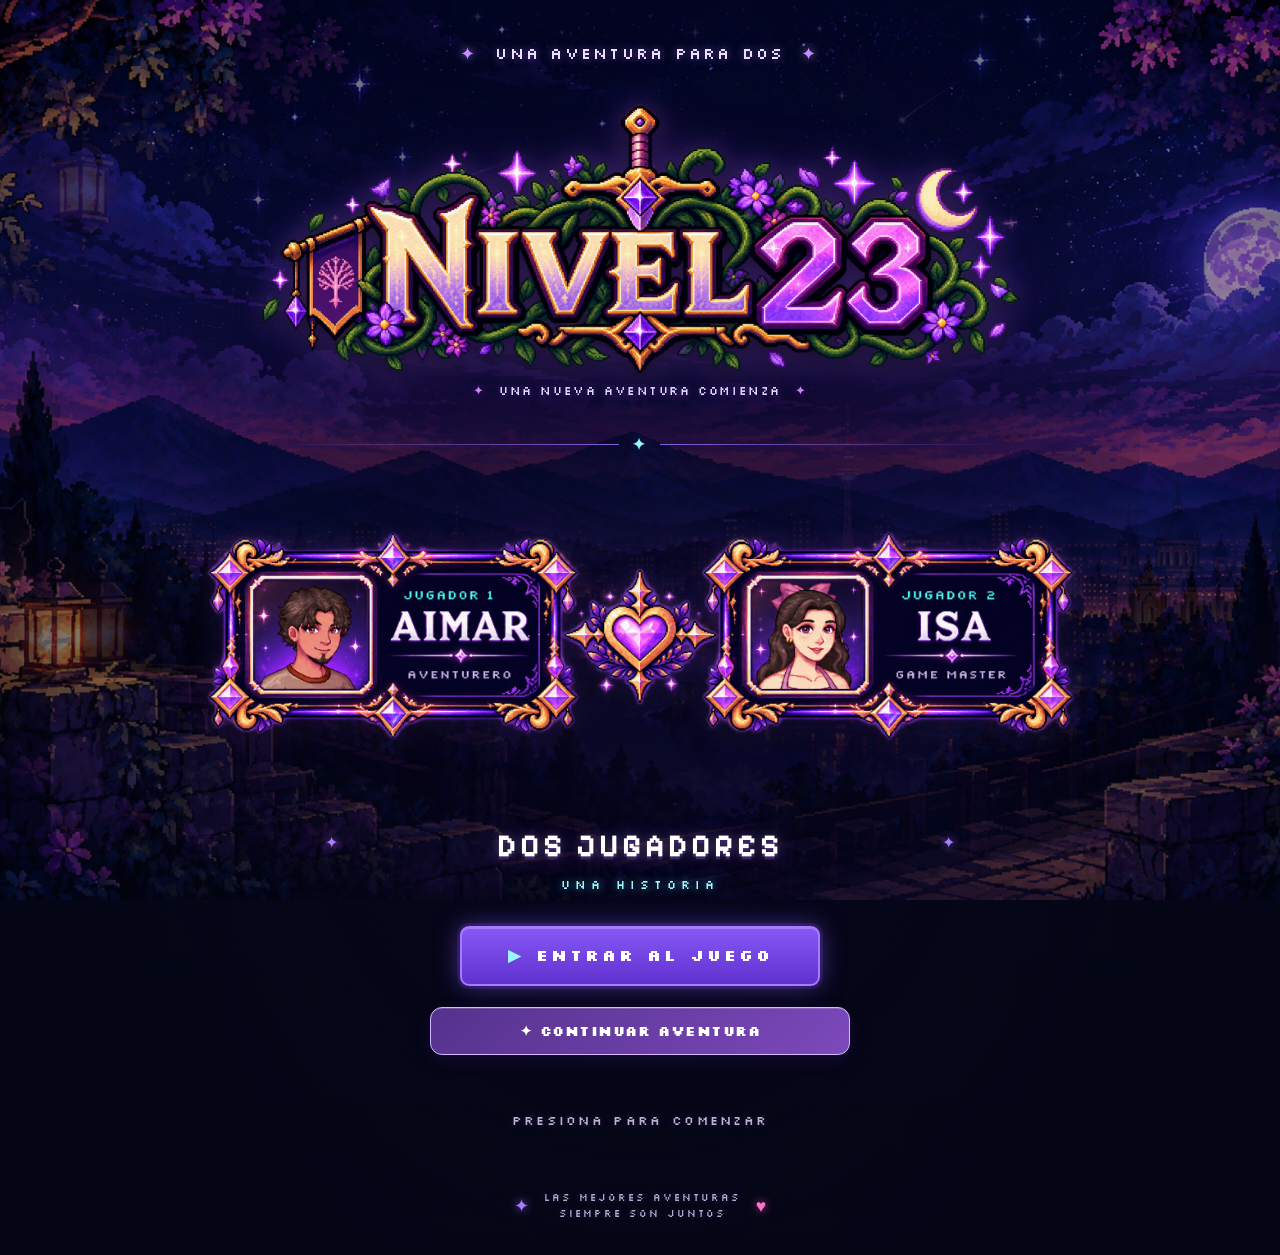
<file: index.html>
<!DOCTYPE html>
<html lang="es">

<head>

    <meta charset="UTF-8">

    <meta
        name="viewport"
        content="width=device-width, initial-scale=1.0, viewport-fit=cover"
    >

    <title>Nivel 23</title>

    <!-- CSS -->
    <link rel="stylesheet" href="style.css?v=20261120-16">

    <!-- ICONO NAVEGADOR -->
    <link
        rel="icon"
        type="image/png"
        sizes="192x192"
        href="/Nivel-23/assets/iconos/icon-192.png"
    >

    <!-- ICONO IPHONE / IPAD -->
    <link
        rel="apple-touch-icon"
        sizes="180x180"
        href="/Nivel-23/assets/iconos/icon-180.png"
    >

    <!-- MANIFEST DE LA APP -->
    <link
        rel="manifest"
        href="/Nivel-23/manifest.json"
    >

    <!-- CONFIGURACIÓN APP -->
    <meta
        name="apple-mobile-web-app-capable"
        content="yes"
    >

    <meta
        name="mobile-web-app-capable"
        content="yes"
    >

    <meta
        name="apple-mobile-web-app-title"
        content="Nivel 23"
    >

    <meta
        name="application-name"
        content="Nivel 23"
    >

    <meta
        name="apple-mobile-web-app-status-bar-style"
        content="black-translucent"
    >

    <meta
        name="theme-color"
        content="#08051a"
    >


<style>
/* ==================================================
   NIVEL 23 · EVENTO SORPRESA PARTY
================================================== */
.pantalla-party-evento .party-evento-contenedor{max-width:720px;text-align:center;}
.party-alerta{animation:partyParpadeo 1.1s steps(2,end) infinite;}
.party-radar{position:relative;width:180px;height:180px;margin:28px auto;border:2px solid rgba(186,145,255,.65);border-radius:50%;box-shadow:0 0 35px rgba(126,70,255,.28),inset 0 0 30px rgba(126,70,255,.18);background:radial-gradient(circle,rgba(149,91,255,.18) 0 3%,transparent 4% 34%,rgba(149,91,255,.16) 35% 36%,transparent 37% 65%,rgba(149,91,255,.13) 66% 67%,transparent 68%);overflow:hidden;}
.party-radar::after{content:"";position:absolute;left:50%;top:50%;width:50%;height:2px;transform-origin:left center;background:linear-gradient(90deg,rgba(210,184,255,.9),transparent);animation:partyRadar 2s linear infinite;}
.party-radar-centro{position:absolute;inset:0;display:grid;place-items:center;font-size:2rem;color:#f0d58b;text-shadow:0 0 14px #b178ff;}
.party-radar-punto{position:absolute;width:10px;height:10px;border-radius:50%;background:#e7d3ff;box-shadow:0 0 12px #b36cff;animation:partyPunto 1.4s ease-in-out infinite alternate;}
.party-radar .punto-1{left:28%;top:32%;}.party-radar .punto-2{right:23%;top:46%;animation-delay:.35s}.party-radar .punto-3{left:45%;bottom:18%;animation-delay:.7s}
.party-siluetas{display:flex;justify-content:center;align-items:center;gap:14px;margin:26px auto;}
.party-silueta{display:grid;place-items:center;width:86px;height:110px;border:2px solid rgba(194,158,255,.65);border-radius:18px;background:linear-gradient(180deg,rgba(94,56,148,.75),rgba(24,15,48,.95));font-family:var(--fuente-rpg,"Pixelify Sans",sans-serif);font-size:2.5rem;color:#e7d6ff;box-shadow:0 0 22px rgba(137,80,255,.25);}
.party-silueta-central{width:64px;height:64px;border-radius:50%;color:#f1d37e;}
.party-logro{margin:26px auto;padding:18px;border:1px solid rgba(241,211,126,.65);border-radius:14px;background:rgba(63,42,17,.35);box-shadow:0 0 24px rgba(241,211,126,.12);}
.party-logro small,.party-logro strong{display:block}.party-logro strong{margin-top:8px;font-family:var(--fuente-rpg,"Pixelify Sans",sans-serif);font-size:1.45rem;color:#f1d37e;}
.party-aviso-personajes{opacity:.85}.party-miembro-desbloqueado{margin-top:22px;padding:18px;border:1px dashed rgba(190,155,255,.6);border-radius:14px;text-align:center;background:rgba(79,45,125,.16);}
.party-miembro-desbloqueado strong,.party-miembro-desbloqueado small{display:block}.party-miembro-desbloqueado strong{margin:6px 0;color:#e7d6ff}.party-miembro-desbloqueado small{opacity:.75}
@keyframes partyRadar{to{transform:rotate(360deg)}}@keyframes partyPunto{to{transform:scale(1.55);opacity:.55}}@keyframes partyParpadeo{50%{opacity:.55}}
@media(max-width:600px){.party-radar{width:145px;height:145px}.party-silueta{width:72px;height:94px}.party-silueta-central{width:52px;height:52px}.party-logro strong{font-size:1.15rem}}

/* ICONOS PERSONALIZADOS · DESCUBRIR / COMPLETAR MISIONES */
.icono-mision-personalizado {
    display: block;
    width: clamp(110px, 18vw, 180px);
    height: clamp(110px, 18vw, 180px);
    object-fit: contain;
    margin: 18px auto 24px;
    image-rendering: pixelated;
}
.cena-icono-grande .icono-mision-personalizado {
    margin: 0 auto;
}

/* ESCÁNER DE JUGADORES · LAVA */
.party-escaner-estado{font-family:var(--fuente-ui,"Silkscreen",monospace);font-size:.82rem;letter-spacing:.08em;color:#d8c5ff;margin:16px 0;}
.party-senales{display:grid;grid-template-columns:repeat(4,minmax(0,1fr));gap:12px;margin:24px auto;max-width:620px;}
.party-senal{min-height:150px;padding:12px 8px;border:1px solid rgba(190,155,255,.45);border-radius:14px;background:rgba(28,17,55,.78);display:flex;flex-direction:column;align-items:center;justify-content:center;gap:8px;overflow:hidden;}
.party-senal img{width:82px;height:82px;object-fit:contain;image-rendering:pixelated;filter:brightness(0);opacity:.42;transition:filter .55s ease,opacity .55s ease,transform .55s ease;}
.party-senal strong{font-family:var(--fuente-rpg,"Pixelify Sans",sans-serif);font-size:1rem;color:#d8c5ff;}
.party-senal.reconocido{border-color:rgba(241,211,126,.75);box-shadow:0 0 24px rgba(177,120,255,.22);}
.party-senal.reconocido img{filter:none;opacity:1;transform:scale(1.08);}
.party-senal.reconocido strong{color:#f1d37e;}
.party-final-oculto{display:none;}
.party-final-visible{display:block;animation:partyEntrada .55s ease both;}
.personaje-amigo-rpg{cursor:default;}
@keyframes partyEntrada{from{opacity:0;transform:translateY(12px)}to{opacity:1;transform:none}}
@media(max-width:600px){.party-senales{grid-template-columns:repeat(2,minmax(0,1fr));}.party-senal{min-height:135px}.party-senal img{width:72px;height:72px}}



/* ==================================================
   AJUSTES MÓVIL · LOGROS / ARCHIVOS / PRUEBAS DE RETOS
================================================== */
.flecha-volver-carta{font-size:1.35em;margin-right:10px;color:#e18cff;text-shadow:0 0 10px #a64cff;}
.boton-volver-carta-rpg{display:flex!important;align-items:center;justify-content:center;gap:6px;}

.prueba-reto-guardada{margin:18px auto 0;max-width:360px;padding:14px;border:1px solid rgba(87,232,240,.45);border-radius:14px;background:rgba(21,58,72,.22);}
.prueba-reto-guardada small{display:block;color:#69edf2;font-family:var(--fuente-ui,"Silkscreen",monospace);margin-bottom:10px;}
.prueba-reto-guardada img{display:block;width:100%;max-height:260px;object-fit:cover;border-radius:10px;border:1px solid rgba(190,155,255,.45);}

.modal-prueba-reto{position:fixed;inset:0;z-index:99999;display:none;align-items:center;justify-content:center;padding:18px;background:rgba(3,2,16,.88);backdrop-filter:blur(8px);}
.modal-prueba-reto.activo{display:flex;}
.modal-prueba-contenido{width:min(520px,100%);max-height:92vh;overflow:auto;padding:24px 20px;border:2px solid rgba(166,86,255,.75);border-radius:22px;background:linear-gradient(180deg,#15102f,#09071d);box-shadow:0 0 42px rgba(137,60,255,.38);text-align:center;}
.modal-prueba-contenido h2{margin:8px 0 10px;font-family:var(--fuente-rpg,"Pixelify Sans",sans-serif);color:#f3b6ff;}
.modal-prueba-contenido p{color:#ddd6ef;line-height:1.55;}
.modal-prueba-icono{font-size:2rem;}
.selector-foto-reto{display:block;margin:20px 0;padding:18px;border:1px dashed rgba(101,231,240,.65);border-radius:16px;background:rgba(35,35,78,.45);cursor:pointer;color:#72edf4;font-family:var(--fuente-ui,"Silkscreen",monospace);}
.selector-foto-reto input{position:absolute;opacity:0;pointer-events:none;}
.preview-foto-reto{display:none;width:100%;max-height:330px;object-fit:contain;margin:16px auto;border-radius:14px;border:1px solid rgba(190,155,255,.55);background:#070616;}
.preview-foto-reto.visible{display:block;}
.acciones-prueba-reto{display:grid;grid-template-columns:1fr 1fr;gap:10px;margin-top:18px;}
.acciones-prueba-reto button{margin:0!important;}
#boton-validar-prueba-reto:disabled{opacity:.4;filter:grayscale(.4);cursor:not-allowed;}

@media(max-width:700px){
  #pantalla-logros .libro-rpg{width:calc(100% - 24px)!important;max-width:none!important;margin:12px auto!important;}
  #pantalla-logros .libro-rpg-cabecera{padding:22px 18px!important;gap:12px!important;align-items:center!important;}
  #pantalla-logros .libro-rpg-cabecera h1{font-size:clamp(1.55rem,7vw,2.1rem)!important;}
  #pantalla-logros .contador-logros-rpg{min-width:100px!important;padding:12px 10px!important;}
  #pantalla-logros .libro-rpg-paginas{display:block!important;grid-template-columns:1fr!important;}
  #pantalla-logros .pagina-rpg{width:100%!important;min-width:0!important;max-width:none!important;height:auto!important;min-height:0!important;overflow:visible!important;border-left:0!important;border-right:0!important;}
  #pantalla-logros .pagina-logros-lista{padding:24px 14px!important;}
  #pantalla-logros #lista-logros{max-height:none!important;height:auto!important;overflow:visible!important;padding:0!important;}
  #pantalla-logros .logro-rpg{min-height:0!important;margin:12px 0!important;padding:15px 12px!important;display:grid!important;grid-template-columns:54px minmax(0,1fr) 20px!important;gap:10px!important;align-items:center!important;}
  #pantalla-logros .logro-rpg-icono{width:50px!important;height:50px!important;font-size:1.6rem!important;}
  #pantalla-logros .logro-rpg-info{min-width:0!important;}
  #pantalla-logros .logro-rpg-info h3{font-size:.88rem!important;line-height:1.3!important;white-space:normal!important;overflow-wrap:anywhere!important;}
  #pantalla-logros .logro-rpg-info p{font-size:.82rem!important;line-height:1.35!important;white-space:normal!important;}
  #pantalla-logros .estado-logro-rpg{font-size:.62rem!important;white-space:normal!important;}
  #pantalla-logros .pagina-logro-detalle{margin-top:14px!important;padding:28px 18px!important;}
  #pantalla-mensaje-secreto .cabecera-carta-rpg{justify-content:center!important;text-align:center!important;padding:24px 16px!important;}
  #pantalla-mensaje-secreto .cabecera-carta-rpg>div{width:100%!important;}
  .acciones-prueba-reto{grid-template-columns:1fr;}
}


/* CENA · REVELACIÓN DEL CHINO DE PÍO */
#pantalla-cena .cena-panel-rpg { max-width: 760px; }
.cena-revelacion { animation: cenaAparece .75s ease both; }
.cena-sello { display:inline-block; margin:12px auto; padding:9px 16px; border:1px solid #e6bc73; border-radius:30px; color:#f5d898; font-family:var(--fuente-ui,monospace); font-size:clamp(.6rem,2vw,.85rem); letter-spacing:.08em; background:rgba(91,52,17,.22); animation:cenaBrillo 2.8s ease-in-out infinite; }
.cena-icono-pio { width:min(360px,88%); height:auto; display:block; margin:8px auto 14px; object-fit:contain; image-rendering:pixelated; filter:drop-shadow(0 0 18px rgba(158,61,246,.35)); animation:cenaIcono .8s .2s both; }
.cena-revelacion h1 { color:#f9d58b; text-shadow:0 0 18px rgba(249,169,67,.26); }
.cena-menu-pio { margin:18px auto 22px; padding:16px 18px; border:1px solid rgba(197,144,255,.5); border-radius:16px; background:linear-gradient(145deg,rgba(68,36,115,.35),rgba(17,13,46,.65)); text-align:center; }
.cena-menu-pio small { display:block; margin-bottom:10px; color:#72eaf5; font-family:var(--fuente-ui,monospace); letter-spacing:.08em; }
.cena-menu-pio p { margin:7px 0; line-height:1.55; }
.cena-revelacion .cena-texto { line-height:1.65; }
@keyframes cenaAparece { from {opacity:0;transform:translateY(20px)} to {opacity:1;transform:translateY(0)} }
@keyframes cenaIcono { from {opacity:0;transform:scale(.82)} to {opacity:1;transform:scale(1)} }
@keyframes cenaBrillo { 50% {box-shadow:0 0 20px rgba(239,181,79,.25)} }
@media(max-width:600px) { .cena-icono-pio{width:min(290px,90%)} .cena-menu-pio{padding:13px 11px} .cena-revelacion h1{font-size:clamp(1.55rem,7vw,2.4rem)} }


.pista-nikkei-comprada{margin:20px auto;padding:18px;max-width:560px;border:1px solid #d5a55d;border-radius:15px;background:linear-gradient(145deg,rgba(88,56,20,.45),rgba(39,25,67,.8));box-shadow:0 0 20px rgba(188,123,255,.15);text-align:center;line-height:1.6}
.pista-nikkei-comprada[hidden]{display:none!important}
.pista-nikkei-comprada strong{color:#f5d58c;font-family:var(--fuente-ui,monospace)}
.pista-nikkei-letras{font-family:var(--fuente-ui,monospace);font-size:clamp(1.15rem,5vw,1.65rem);letter-spacing:.12em;color:#80f2f3}

/* CENA · MISMO FONDO Y PROPORCIONES QUE LAS DEMÁS MISIONES */
.pantalla-cena-rpg { min-height:100vh; padding:clamp(12px,3vw,30px) 16px; overflow:visible; background:transparent!important; }
.pantalla-cena-rpg .fondo-cena-rpg { display:none!important; }
.pantalla-cena-rpg .cena-panel-rpg { width:min(1040px,100%)!important; max-width:1040px!important; padding:clamp(20px,3.2vw,36px)!important; margin:20px auto!important; }
.pantalla-cena-rpg .cena-icono-pio { width:clamp(130px,19vw,195px)!important; max-width:55%!important; margin:10px auto!important; }
.pantalla-cena-rpg .cena-icono-grande img { width:clamp(125px,18vw,175px)!important; height:auto!important; margin:8px auto 14px!important; }
.pantalla-cena-rpg .cena-revelacion h1 { font-size:clamp(1.6rem,3.5vw,2.5rem)!important; }
.pantalla-cena-rpg .cena-menu-pio { max-width:670px; margin:14px auto; }
.pantalla-cena-rpg .cena-texto { max-width:780px; margin:16px auto; }
@media(max-width:600px) { .pantalla-cena-rpg {padding:12px 10px!important;min-height:100dvh;} .pantalla-cena-rpg .cena-panel-rpg {padding:20px 14px!important;margin:8px auto!important;} .pantalla-cena-rpg .cena-icono-pio {width:145px!important;max-width:60%!important;} }


/* FIX NIVEL 23: fondo nocturno y navegación coherentes en las cuatro pantallas de cena */
.pantalla-cena-rpg.pantalla-activa {
  background-image:linear-gradient(rgba(5,7,23,.64),rgba(5,7,23,.82)),url("assets/fondos/fondo-dashboard.png")!important;
  background-position:center center!important;
  background-size:cover!important;
  background-repeat:no-repeat!important;
  background-attachment:fixed!important;
  align-items:center;
  justify-content:center;
}
.pantalla-cena-rpg .fondo-cena-rpg {display:none!important;}
.pantalla-cena-rpg .cena-panel-rpg {width:min(960px,calc(100% - 12px))!important;max-width:960px!important;}
.cena-navegacion-rpg {border-top:1px solid rgba(158,118,238,.25);margin-top:24px;padding-top:20px;display:flex;justify-content:center;}
.cena-volver-mapa {width:min(420px,100%);min-height:52px;padding:12px 20px;border:1px solid rgba(184,151,255,.7);border-radius:12px;background:rgba(11,10,37,.84);color:#f8f2ff;font-family:var(--fuente-ui,"Silkscreen",monospace);font-size:clamp(.68rem,2vw,.9rem);letter-spacing:.05em;cursor:pointer;transition:background .2s,border-color .2s;}
.cena-volver-mapa:hover,.cena-volver-mapa:focus-visible{background:rgba(93,56,168,.5);border-color:#d3b6ff;}
@media(max-width:600px){.pantalla-cena-rpg.pantalla-activa{background-attachment:scroll!important;background-position:center center!important;padding:14px 10px!important;}.pantalla-cena-rpg .cena-panel-rpg{width:100%!important;margin:8px auto!important;}.cena-navegacion-rpg{margin-top:18px;padding-top:16px;}}

.producto-pista-nikkei[hidden]{display:none!important}
</style>

<style id="castillo-v9">
/* Castillo v9: scroll desde arriba, fondo atenuado y tarjetas sin desbordamiento */
body #pantalla-final.pantalla-activa, body #pantalla-archivo-23.pantalla-activa {
 display:block!important; position:relative!important; height:100vh!important; height:100dvh!important; min-height:0!important; max-height:100dvh!important; overflow-y:auto!important; overflow-x:hidden!important; box-sizing:border-box!important; animation:none!important; transform:none!important;
 padding:calc(env(safe-area-inset-top, 0px) + 24px) 14px calc(env(safe-area-inset-bottom, 0px) + 24px)!important;
 background:linear-gradient(rgba(5,7,23,.86),rgba(5,7,23,.94)),url('assets/fondos/fondo-dashboard.png') center/cover no-repeat!important;
}
body #pantalla-final .fondo-final-rpg {display:none!important;}
body #pantalla-final .panel-final-rpg, body #pantalla-archivo-23 .final-recuerdos {position:relative!important; inset:auto!important; transform:none!important; width:100%!important; max-width:760px!important; min-width:0!important; height:auto!important; margin:0 auto!important; box-sizing:border-box!important; overflow:visible!important; background:linear-gradient(145deg,#11132f,#090a20)!important;}
body #pantalla-final .panel-final-rpg {padding:56px 24px 24px!important;}
body #pantalla-final .icono-castillo-final {display:block!important; margin:0 auto 12px!important; overflow:visible!important;}
body #pantalla-final .icono-castillo-final img {display:block!important; width:160px!important; max-width:65%!important; height:auto!important; margin:0 auto!important; animation:none!important; transform:none!important; opacity:1!important;}
body #pantalla-final .resumen-final-rpg {display:grid!important; grid-template-columns:repeat(4,minmax(0,1fr))!important; width:100%!important; min-width:0!important; gap:8px!important; margin:18px 0!important;}
body #pantalla-final .estadistica-final-rpg {display:grid!important; grid-template-columns: minmax(0,1fr)!important; grid-template-rows:auto auto auto!important; justify-items:center!important; text-align:center!important; width:100%!important; min-width:0!important; max-width:100%!important; padding:10px 4px!important; gap:4px!important; box-sizing:border-box!important;}
body #pantalla-final .estadistica-final-rpg > span {grid-row:auto!important; font-size:1.25rem!important;}
body #pantalla-final .estadistica-final-rpg small {font-size:.62rem!important; letter-spacing:0!important; line-height:1.3!important; white-space:normal!important; overflow-wrap:anywhere!important; min-width:0!important; max-width:100%!important;}
body #pantalla-final .estadistica-final-rpg strong {font-size:.9rem!important; letter-spacing:0!important; white-space:normal!important; margin:0!important;}
body #pantalla-final .boton-atras-rpg {position:absolute!important; top:12px!important; left:12px!important; display:grid!important; place-items:center!important; width:40px!important; min-width:40px!important; height:40px!important; padding:0!important;}
body #pantalla-final .boton-final-volver, body #pantalla-archivo-23 .final23-volver {display:flex!important; justify-content:center!important; align-items:center!important; gap:10px!important; max-width:100%!important; white-space:normal!important;}
body #pantalla-final .final23-flecha, body #pantalla-archivo-23 .final23-flecha {display:inline-block!important; width:22px!important; height:22px!important; min-width:22px!important; flex:0 0 22px!important; color:white!important; opacity:1!important; visibility:visible!important;}
@media(max-width:768px){
 body #pantalla-final .panel-final-rpg {padding:52px 12px 20px!important;}
 body #pantalla-final .resumen-final-rpg {grid-template-columns:repeat(2,minmax(0,1fr))!important;}
 body #pantalla-final .panel-final-rpg h1 {font-size:clamp(1.25rem,5.5vw,1.85rem)!important;}
 body #pantalla-final .icono-castillo-final img {width:140px!important;}
 body #pantalla-archivo-23 .final23-estadisticas-grid {grid-template-columns:repeat(2,minmax(0,1fr))!important;}
}
</style>
<style id="castillo-v10">
/* V10: isolated final viewport */
html body #pantalla-final.pantalla-activa, html body #pantalla-archivo-23.pantalla-activa {position:fixed!important;inset:0!important;width:100%!important;height:100%!important;max-height:none!important;min-height:0!important;display:block!important;overflow:auto!important;overscroll-behavior:contain;align-items:start!important;justify-content:start!important;padding:calc( max(44px, env(safe-area-inset-top)) + 16px) 14px calc(max(20px, env(safe-area-inset-bottom)) + 16px)!important;background:linear-gradient(rgba(5,7,23,.64),rgba(5,7,23,.82)),url('assets/fondos/fondo-dashboard.png') center/cover no-repeat!important;z-index:100!important;}
html body #pantalla-final .panel-final-rpg,html body #pantalla-archivo-23 .final-recuerdos {width:100%!important;max-width:760px!important;min-width:0!important;margin:0 auto!important;box-sizing:border-box!important;transform:none!important;top:auto!important;left:auto!important;}
html body #pantalla-final .resumen-final-rpg {width:100%!important;max-width:100%!important;grid-template-columns:repeat(2,minmax(0,1fr))!important;gap:8px!important;}
html body #pantalla-final .estadistica-final-rpg {display:flex!important;flex-direction:column!important;align-items:center!important;justify-content:center!important;min-width:0!important;width:100%!important;max-width:100%!important;min-height:0!important;padding:8px 4px!important;gap:4px!important;box-sizing:border-box!important;}
html body #pantalla-final .estadistica-final-rpg small {font-size:10px!important;letter-spacing:0!important;white-space:normal!important;overflow-wrap:anywhere!important;}
html body #pantalla-final .estadistica-final-rpg strong {font-size:13px!important;letter-spacing:0!important;}
html body #pantalla-final .boton-final-volver svg,html body #pantalla-final .boton-atras-rpg svg,html body #pantalla-archivo-23 .final23-volver svg {display:block!important;visibility:visible!important;opacity:1!important;stroke:white!important;flex-shrink:0!important;}
@media(min-width:769px){html body #pantalla-final .resumen-final-rpg{grid-template-columns:repeat(4,minmax(0,1fr))!important;}}
</style>
</head>

<body>

<!-- ==================================================
     NOTIFICACIONES
================================================== -->

<div id="notificacion" class="notificacion">

    <div id="notificacion-icono" class="notificacion-icono">
        🏆
    </div>

    <div>
        <strong id="notificacion-titulo">
            LOGRO DESBLOQUEADO
        </strong>

        <p id="notificacion-texto">
            Nuevo logro
        </p>
    </div>

</div>


<!-- ==================================================
     INICIO
================================================== -->

<!-- =========================================
     PANTALLA DE INICIO · NIVEL 23
========================================= -->

<div id="pantalla-inicio" class="pantalla pantalla-activa portada-juego">

    <div class="portada-fondo"></div>
    <div class="portada-oscuridad"></div>

    <div class="portada-marco">

        <!-- DECORACIÓN SUPERIOR -->

        <div class="portada-linea-superior">

            <span>✦</span>

            <p>
                UNA AVENTURA PARA DOS
            </p>

            <span>✦</span>

        </div>

<!-- LOGO PRINCIPAL · NIVEL 23 -->

<div class="portada-logo portada-logo-rpg">

    <img
        src="assets/cabecera/logo-nivel23.png"
        alt="Nivel 23"
        class="portada-logo-imagen"
        onclick="secretoTitulo()"
    >

    <p class="portada-lema-rpg">
        <span>✦</span>
        UNA NUEVA AVENTURA COMIENZA
        <span>✦</span>
    </p>

</div>

        <!-- SEPARADOR -->

        <div class="portada-separador-rpg">
            <span></span>
            <b>✦</b>
            <span></span>
        </div>


  <!-- PERSONAJES · PORTADA RPG -->

<div class="portada-personajes-imagen">

    <img
        src="assets/portada/personajes-portada.png"
        alt="Aimar e Isa - Nivel 23"
        class="imagen-personajes-portada"
    >

</div>


        <!-- TEXTO -->

        <div class="portada-mensaje">

            <p>
                DOS JUGADORES
            </p>

            <span>
                UNA HISTORIA
            </span>

        </div>


        <!-- BOTÓN -->

        <button
            class="boton-comenzar-aventura"
            onclick="comenzarJuego()"
        >

            <span class="boton-icono">
                ▶
            </span>

            <span>
                INICIAR PARTIDA
            </span>

        </button>


        <button id="boton-continuar-partida" class="boton-continuar-partida" onclick="continuarPartidaGuardada()" hidden>✦ CONTINUAR AVENTURA</button>
        <p id="estado-guardado-portada" class="estado-guardado-portada" aria-live="polite"></p>

        <!-- TEXTO INFERIOR -->

        <p class="portada-continuar">
            PRESIONA PARA COMENZAR
        </p>


        <div class="portada-frase">

            <span>✦</span>

            <p>
                LAS MEJORES AVENTURAS<br>
                SIEMPRE SON JUNTOS
            </p>

            <span>♥</span>

        </div>

    </div>

</div>

<!-- ==================================================
     MENÚ PRINCIPAL
================================================== -->

<!-- ==================================================
     MENÚ PRINCIPAL · DASHBOARD RPG
================================================== -->

<div id="pantalla-juego" class="pantalla dashboard-rpg">

    <div class="dashboard-fondo"></div>

    <div class="dashboard-contenido">

        <!-- =========================================
             CABECERA
        ========================================== -->

 <header class="dashboard-header dashboard-header-imagen">

    <img
        src="assets/cabecera/cabecera-nivel23.png"
        alt="Nivel 23 - Nuestra Aventura"
        class="cabecera-rpg-imagen"
        onclick="secretoTitulo()"
    >

</header>


        <!-- =========================================
             CUERPO
        ========================================== -->

        <main class="dashboard-grid">


            <!-- =====================================
                 IZQUIERDA · JUGADORES
            ====================================== -->

            <section class="panel-rpg panel-jugadores">

                <div class="titulo-panel-rpg">
                    <span>✦</span>
                    PERSONAJES
                </div>


                <!-- AIMAR -->

                <button
                    class="ficha-dashboard ficha-aimar"
                    onclick="abrirFichaPersonaje('aimar')"
                >

                    <div class="retrato-dashboard">

                        <img
                            src="assets/personajes/aimar.png"
                            alt="Aimar"
                        >

                        <span class="nivel-personaje">
                            LV.23
                        </span>

                    </div>


                    <div class="datos-personaje-dashboard">

                        <small>
                            JUGADOR 1
                        </small>

                        <strong>
                            AIMAR
                        </strong>

                        <span>
                            AVENTURERO
                        </span>

                    </div>

                </button>


                <!-- ESTADÍSTICAS -->

                <div class="estadisticas-dashboard">

    <!-- VIDAS -->
    <div class="stat-dashboard">

        <span class="stat-titulo">
            <img
                src="assets/iconos/corazon-lleno.png"
                class="stat-icono"
                alt=""
            >
            VIDAS
        </span>

        <strong id="vidas">
            3
        </strong>

    </div>


    <!-- MONEDAS -->
    <div class="stat-dashboard">

        <span class="stat-titulo">
            <img
                src="assets/iconos/moneda.png"
                class="stat-icono"
                alt=""
            >
            MONEDAS
        </span>

        <strong id="monedas">
            0
        </strong>

    </div>


    <!-- LOGROS -->
    <div class="stat-dashboard">

        <span class="stat-titulo">
            <img
                src="assets/iconos/logros.png"
                class="stat-icono"
                alt=""
            >
            LOGROS
        </span>

        <strong id="numero-logros">
            0
        </strong>

    </div>

</div>


<!-- XP -->

<div class="xp-dashboard">

    <div class="xp-dashboard-texto">

        <span class="stat-titulo">
            <img
                src="assets/iconos/experiencia.png"
                class="stat-icono stat-icono-xp"
                alt=""
            >
            EXPERIENCIA
        </span>

        <strong>
            <span id="experiencia">0</span>
            / 350
        </strong>

    </div>

    <div class="barra-xp-fondo">

        <div
            id="barra-xp"
            class="barra-xp"
        ></div>

    </div>

</div>

                <!-- ISA -->

                <button
                    class="ficha-dashboard ficha-isa"
                    onclick="abrirFichaPersonaje('isa')"
                >

                    <div class="retrato-dashboard">

                        <img
                            src="assets/personajes/isa.png"
                            alt="Isa"
                        >

                        <span class="nivel-personaje game-master">
                            GM
                        </span>

                    </div>


                    <div class="datos-personaje-dashboard">

                        <small>
                            JUGADOR 2
                        </small>

                        <strong>
                            ISA
                        </strong>

                        <span>
                            GAME MASTER
                        </span>

                    </div>

                </button>

            </section>


            <!-- =====================================
                 CENTRO · MAPA
            ====================================== -->

            <section class="panel-rpg panel-mapa-dashboard">

                <div class="titulo-panel-rpg">

                    <span>🗺</span>

                    MAPA DEL NIVEL 23

                    <small>
                        EXPLORACIÓN
                    </small>

                </div>


                <button
                    class="mapa-dashboard"
                    onclick="abrirMapa()"
                >

                    <img
                        id="imagen-mapa-dashboard"
                        src="assets/mapa/mapa-01-casa.png"
                        alt="Mapa actual"
                    >


                    <div class="mapa-dashboard-sombra"></div>


                    <div class="mapa-dashboard-etiqueta">

                        <small>
                            ZONA ACTUAL
                        </small>

                        <strong id="titulo-mapa-dashboard">
                            LA CASA
                        </strong>

                        <span id="descripcion-mapa-dashboard">
                            Solo el comienzo
                        </span>

                    </div>


                    <div class="mapa-dashboard-abrir">
                        🗺 ABRIR MAPA
                    </div>

                </button>

            </section>


            <!-- =====================================
                 DERECHA · AVENTURA
            ====================================== -->

            <section class="panel-rpg panel-aventura">

                <div class="titulo-panel-rpg">

                    <span>⚔</span>

                    AVENTURA

                </div>


                <div class="estado-aventura">

                    <small>
                        OBJETIVO ACTUAL
                    </small>

                    <div class="icono-aventura">
                        ✦
                    </div>

                    <h2>
                        CONTINÚA TU
                        AVENTURA
                    </h2>

                    <p>
                        Explora el mapa para descubrir
                        tu siguiente objetivo.
                    </p>

                </div>


                <button
                    class="boton-dashboard-principal"
                    onclick="abrirMapa()"
                >
                    🗺 VER MAPA
                </button>


                <button
                    id="boton-prueba-pendiente"
                    class="zona-oculta boton-dashboard-alerta"
                    onclick="abrirPruebaPendiente()"
                >
                    ⚔ PRUEBA PENDIENTE
                </button>


                <button
                    id="boton-final"
                    class="zona-oculta boton-dashboard-final"
                    onclick="abrirFinal()"
                >
                    🏁 FINAL DEL NIVEL 23
                </button>


                <div class="dashboard-tip">

                    <span>💡</span>

                    <p>
                        Completa misiones y retos
                        para desbloquear nuevas zonas.
                    </p>

                </div>

            </section>

        </main>


        <!-- =========================================
             NAVEGACIÓN
        ========================================== -->

        <nav class="dashboard-nav">

            <button
                class="nav-rpg activo"
                onclick="abrirMapa()"
            >
                <span class="nav-icono">
    <img src="assets/iconos/mapa.png" alt="">
</span>
<small>MAPA</small>
            </button>
<!-- MISIONES -->

<button
    class="nav-rpg"
    onclick="abrirMisiones()"
>
    <span class="nav-icono">
        <img
            src="assets/iconos/mision disponible.png"
            alt=""
        >
    </span>

    <small>MISIONES</small>
</button>

            <button onclick="abrirRetos()">

               <span class="nav-icono">
    <img src="assets/iconos/retos.png" alt="">
</span>
<small>RETOS</small>
            </button>


            <button onclick="abrirTienda()">

            <span class="nav-icono">
    <img src="assets/iconos/tienda.png" alt="">
</span>
<small>TIENDA</small>

            </button>


            <button onclick="abrirPersonajes()">

            <span class="nav-icono">
    <img src="assets/iconos/personajes.png" alt="">
</span>
<small>PERSONAJES</small>
            </button>


            <button onclick="abrirLogros()">

             <span class="nav-icono">
    <img src="assets/iconos/logros.png" alt="">
</span>
<small>LOGROS</small>

            </button>


            <button onclick="abrirArchivos()">

         <span class="nav-icono">
    <img src="assets/iconos/archivos.png" alt="">
</span>
<small>ARCHIVOS</small>
            </button>


            <button onclick="abrirProgreso()">

            <span class="nav-icono">
    <img src="assets/iconos/progreso.png" alt="">
</span>
<small>PROGRESO</small>
            </button>

        </nav>


        <button class="boton-guardar-partida" onclick="guardarPartidaManual()">💾 GUARDAR PARTIDA</button>
        <p id="estado-guardado-manual" class="estado-guardado-manual" aria-live="polite"></p>

        <!-- REINICIAR -->

        <button
            class="reiniciar-dashboard"
            onclick="reiniciarPartida()"
        >
            ↻ REINICIAR PARTIDA
        </button>

    </div>
<button
    class="nav-movil-mas"
    onclick="abrirMenuMasMovil()"
>
    <span>•••</span>
    <small>MÁS</small>
</button>
<!-- =========================================
     MENÚ MÁS · SOLO MÓVIL
========================================= -->

<div
    id="menu-mas-movil"
    class="menu-mas-movil zona-oculta"
>

    <div
        class="menu-mas-fondo"
        onclick="cerrarMenuMasMovil()"
    ></div>

    <div class="menu-mas-panel">

        <div class="menu-mas-cabecera">

            <div>
                <small>NIVEL 23</small>
                <strong>MÁS OPCIONES</strong>
            </div>

            <button
                class="cerrar-menu-mas"
                onclick="cerrarMenuMasMovil()"
            >
                ×
            </button>

        </div>


        <button onclick="abrirDesdeMenuMas('logros')">
            <span>🏆</span>

            <div>
                <strong>LOGROS</strong>
                <small>Revisa todo lo conseguido</small>
            </div>

            <b>›</b>
        </button>


        <button onclick="abrirDesdeMenuMas('archivos')">
            <span>📖</span>

            <div>
                <strong>ARCHIVOS</strong>
                <small>Recuerdos de la aventura</small>
            </div>

            <b>›</b>
        </button>


        <button onclick="abrirDesdeMenuMas('progreso')">
            <span>📊</span>

            <div>
                <strong>PROGRESO</strong>
                <small>Consulta el Nivel 23</small>
            </div>

            <b>›</b>
        </button>


        <div class="menu-mas-separador"></div>


        <button
            class="menu-mas-reiniciar"
            onclick="cerrarMenuMasMovil(); reiniciarPartida();"
        >
            <span>↻</span>

            <div>
                <strong>REINICIAR PARTIDA</strong>
                <small>Comenzar la aventura de nuevo</small>
            </div>

        </button>

    </div>

</div>

</div> <!-- /pantalla-juego -->
<!-- =========================================
     PANTALLA · MISIONES
========================================= -->

<div id="pantalla-misiones" class="pantalla">

    <div class="contenedor contenido-misiones-rpg">

        <!-- CABECERA -->

        <div class="cabecera-misiones-rpg">
            <span class="mini-etiqueta-rpg">
                ✦ REGISTRO DE AVENTURA ✦
            </span>

            <h1>MISIONES</h1>

            <p>
                Consulta el estado de cada etapa del Nivel 23.
            </p>
        </div>


        <!-- LISTA DE MISIONES -->

        <div class="lista-misiones-rpg">


            <!-- =========================
                 DESAYUNO
            ========================== -->

            <div
                id="tarjeta-mision-desayuno"
                class="tarjeta-mision-rpg bloqueada"
            >

                <!-- Estado -->
                <img
                    id="icono-mision-desayuno"
                    class="icono-lista-mision"
                    src="assets/iconos/mision bloqueada.png"
                    alt=""
                >

                <!-- Icono real -->
                <img
                    id="icono-real-desayuno"
                    class="icono-real-mision zona-oculta"
                    src="assets/iconos/churreria-quinta-generacion.png"
                    alt=""
                >

                <div class="info-mision-rpg">

                    <small>
                        MISIÓN SECUNDARIA
                    </small>

                    <h2 id="nombre-mision-desayuno">
                        ???
                    </h2>

                    <p id="estado-texto-desayuno">
                        MISIÓN BLOQUEADA
                    </p>

                </div>

            </div>


            <!-- =========================
                 MADRID IN GAME
            ========================== -->

            <div
                id="tarjeta-mision-mig"
                class="tarjeta-mision-rpg bloqueada"
            >

                <img
                    id="icono-mision-mig"
                    class="icono-lista-mision"
                    src="assets/iconos/mision bloqueada.png"
                    alt=""
                >

                <img
                    id="icono-real-mig"
                    class="icono-real-mision zona-oculta"
                    src="assets/iconos/madrid-in-game.png"
                    alt=""
                >

                <div class="info-mision-rpg">

                    <small>
                        MISIÓN 01
                    </small>

                    <h2 id="nombre-mision-mig">
                        ???
                    </h2>

                    <p id="estado-texto-mig">
                        MISIÓN BLOQUEADA
                    </p>

                </div>

            </div>


            <!-- =========================
                 GENKO
            ========================== -->

            <div
                id="tarjeta-mision-genko"
                class="tarjeta-mision-rpg bloqueada"
            >

                <img
                    id="icono-mision-genko"
                    class="icono-lista-mision"
                    src="assets/iconos/mision bloqueada.png"
                    alt=""
                >

                <img
                    id="icono-real-genko"
                    class="icono-real-mision zona-oculta"
                    src="assets/iconos/genko.png"
                    alt=""
                >

                <div class="info-mision-rpg">

                    <small>
                        MISIÓN 02
                    </small>

                    <h2 id="nombre-mision-genko">
                        ???
                    </h2>

                    <p id="estado-texto-genko">
                        MISIÓN BLOQUEADA
                    </p>

                </div>

            </div>


            <!-- =========================
                 LAVA
            ========================== -->

            <div
                id="tarjeta-mision-lava"
                class="tarjeta-mision-rpg bloqueada"
            >

                <img
                    id="icono-mision-lava"
                    class="icono-lista-mision"
                    src="assets/iconos/mision bloqueada.png"
                    alt=""
                >

                <img
                    id="icono-real-lava"
                    class="icono-real-mision zona-oculta"
                    src="assets/iconos/lava.png"
                    alt=""
                >

                <div class="info-mision-rpg">

                    <small>
                        MISIÓN 03
                    </small>

                    <h2 id="nombre-mision-lava">
                        ???
                    </h2>

                    <p id="estado-texto-lava">
                        MISIÓN BLOQUEADA
                    </p>

                </div>

            </div>


            <!-- =========================
                 CENA
            ========================== -->

            <div
                id="tarjeta-mision-cena"
                class="tarjeta-mision-rpg bloqueada"
            >

                <img
                    id="icono-mision-cena"
                    class="icono-lista-mision"
                    src="assets/iconos/mision bloqueada.png"
                    alt=""
                >

                <img
                    id="icono-real-cena"
                    class="icono-real-mision zona-oculta"
                    src="assets/iconos/cena.png"
                    alt=""
                >

                <div class="info-mision-rpg">

                    <small>
                        MISIÓN SECRETA
                    </small>

                    <h2 id="nombre-mision-cena">
                        ???
                    </h2>

                    <p id="estado-texto-cena">
                        MISIÓN BLOQUEADA
                    </p>

                </div>

            </div>


            <!-- =========================
                 CASTILLO · FINAL
            ========================== -->

            <div
                id="tarjeta-mision-castillo"
                class="tarjeta-mision-rpg tarjeta-final-rpg bloqueada"
            >

                <img
                    id="icono-mision-castillo"
                    class="icono-lista-mision"
                    src="assets/iconos/mision bloqueada.png"
                    alt=""
                >

                <img
                    id="icono-real-castillo"
                    class="icono-real-mision zona-oculta"
                    src="assets/iconos/castillo.png"
                    alt=""
                >

                <div class="info-mision-rpg">

                    <small id="tipo-mision-castillo">
                        ???
                    </small>

                    <h2 id="nombre-mision-castillo">
                        ???
                    </h2>

                    <p id="estado-texto-castillo">
                        MISIÓN BLOQUEADA
                    </p>

                </div>

            </div>


        </div>
        <!-- FIN LISTA DE MISIONES -->


        <!-- PIE -->

        <div class="libro-rpg-pie pie-misiones">

            <button
                class="boton-volver boton-rpg-secundario boton-con-icono"
                onclick="volverJuego()"
            >

                <img
                    src="assets/iconos/volver.png"
                    class="icono-boton-rpg"
                    alt=""
                >

                <span>VOLVER</span>

            </button>

            <span class="party-nivel">
                ✦ PARTY · NIVEL 23 ✦
            </span>

        </div>

    </div>

</div>

<!-- ==================================================
     PERSONAJES
================================================== -->
<!-- ==================================================
     PERSONAJES
================================================== -->
<div id="pantalla-personajes" class="pantalla pantalla-libro-rpg">

    <div class="libro-rpg libro-personajes-rpg">

        <!-- CABECERA -->

        <div class="libro-rpg-cabecera">

            <div>

                <span class="libro-rpg-icono">
                    👥
                </span>

                <h1>
                    PERSONAJES
                </h1>

                <p>
                    GRUPO DE AVENTURA · NIVEL 23
                </p>

            </div>


            <div class="contador-logros-rpg contador-grupo-rpg">

                <span>
                    GRUPO
                </span>

                <strong id="contador-grupo-personajes">
                    2 / 2
                </strong>

            </div>

        </div>


        <!-- SEPARADOR -->

        <div class="barra-logros-rpg barra-personajes-rpg">
            <div></div>
        </div>


        <!-- CONTENIDO -->

        <div class="contenido-personajes-rpg">

            <div class="titulo-grupo-rpg">

                <span>✦</span>

                <div>

                    <small>
                        COMPAÑEROS DE VIAJE
                    </small>

                    <h2>
                        GRUPO ACTUAL
                    </h2>

                </div>

                <span>✦</span>

            </div>


            <div class="rejilla-personajes-rpg">


                <!-- AIMAR -->

                <button
                    class="personaje-seleccion-rpg personaje-aimar-rpg"
                    onclick="abrirFichaPersonaje('aimar')"
                >

                    <div class="personaje-marco-rpg">

                        <div class="personaje-retrato-rpg">

                            <img
                                src="assets/personajes/aimar.png"
                                alt="Aimar"
                            >

                        </div>

                    </div>


                    <div class="personaje-info-rpg">

                        <span class="personaje-tipo-rpg">
                            🎮 JUGADOR 1
                        </span>

                        <h2>
                            AIMAR
                        </h2>

                        <p>
                            AVENTURERO · NIVEL 23
                        </p>


                        <div class="personaje-mini-stats-rpg">

                            <span>
                                ⭐ <strong id="personaje-xp">0</strong> XP
                            </span>

                            <span>
                                ❤️ <strong id="personaje-vidas">3</strong>
                            </span>

                            <span>
                                🪙 <strong id="personaje-monedas">0</strong>
                            </span>

                        </div>


                        <div class="personaje-ver-ficha-rpg">
                            VER FICHA
                            <span>›</span>
                        </div>

                    </div>

                </button>


                <!-- ISA -->

                <button
                    class="personaje-seleccion-rpg personaje-isa-rpg"
                    onclick="abrirFichaPersonaje('isa')"
                >

                    <div class="personaje-marco-rpg">

                        <div class="personaje-retrato-rpg">

                            <img
                                src="assets/personajes/isa.png"
                                alt="Isa"
                            >

                        </div>

                    </div>


                    <div class="personaje-info-rpg">

                        <span class="personaje-tipo-rpg">
                            🎀 JUGADOR 2
                        </span>

                        <h2>
                            ISA
                        </h2>

                        <p>
                            PLAYER 2 · GAME MASTER
                        </p>


                        <div class="personaje-mini-stats-rpg personaje-rol-rpg">

                            <span>
                                👑 GAME MASTER
                            </span>

                            <span>
                                💜 PLAYER 2
                            </span>

                        </div>


                        <div class="personaje-ver-ficha-rpg">
                            VER FICHA
                            <span>›</span>
                        </div>

                    </div>

                </button>

                <div id="amigos-party-lava" style="display:none!important" hidden class="party-amigos-grid zona-oculta">
                    <div class="personaje-seleccion-rpg personaje-amigo-rpg">
                        <div class="personaje-marco-rpg"><div class="personaje-retrato-rpg"><img src="assets/personajes/jorge.png" alt="Jorge"></div></div>
                        <div class="personaje-info-rpg"><span class="personaje-tipo-rpg">🎮 JUGADOR 3</span><h2>JORGE</h2><p>MIEMBRO DE LA PARTY</p></div>
                    </div>
                    <div class="personaje-seleccion-rpg personaje-amigo-rpg">
                        <div class="personaje-marco-rpg"><div class="personaje-retrato-rpg"><img src="assets/personajes/ossama.png" alt="Ossama"></div></div>
                        <div class="personaje-info-rpg"><span class="personaje-tipo-rpg">🎮 JUGADOR 4</span><h2>OSSAMA</h2><p>MIEMBRO DE LA PARTY</p></div>
                    </div>
                    <div class="personaje-seleccion-rpg personaje-amigo-rpg">
                        <div class="personaje-marco-rpg"><div class="personaje-retrato-rpg"><img src="assets/personajes/alvaro.png" alt="Álvaro"></div></div>
                        <div class="personaje-info-rpg"><span class="personaje-tipo-rpg">🎮 JUGADOR 5</span><h2>ÁLVARO</h2><p>MIEMBRO DE LA PARTY</p></div>
                    </div>
                    <div class="personaje-seleccion-rpg personaje-amigo-rpg">
                        <div class="personaje-marco-rpg"><div class="personaje-retrato-rpg"><img src="assets/personajes/manu.png" alt="Manu"></div></div>
                        <div class="personaje-info-rpg"><span class="personaje-tipo-rpg">🎮 JUGADOR 6</span><h2>MANU</h2><p>MIEMBRO DE LA PARTY</p></div>
                    </div>
                </div>

            </div>


            <div class="frase-grupo-rpg">

                <span>✦</span>

                <p>
                    TODA GRAN AVENTURA NECESITA UN BUEN EQUIPO
                </p>

                <span>✦</span>

            </div>

        </div>


   <!-- PIE -->

<div class="libro-rpg-pie">

    <button
        class="boton-volver boton-rpg-secundario boton-con-icono"
        onclick="volverJuego()"
    >
        <img
            src="assets/iconos/volver.png"
            class="icono-boton-rpg"
            alt=""
        >
        <span>VOLVER</span>
    </button>

    <span>
        ✦ PARTY · NIVEL 23 ✦
    </span>

</div>

</div>

</div>

<!-- ==================================================
     MAPA
================================================== -->

<!-- ==================================================
     MAPA INTERACTIVO
================================================== -->

<div id="pantalla-mapa" class="pantalla">

    <div class="contenedor-mapa">

  <div class="cabecera-mapa cabecera-mapa-centrada">

    <div class="titulo-mapa">
        <h1>
            <img
                src="assets/iconos/mapa.png"
                class="icono-titulo-mapa"
                alt=""
            >
            MAPA
        </h1>

        <p class="subtitulo">
            NIVEL 23
        </p>
    </div>

</div>

        <div
            id="aviso-mapa"
            class="aviso-mapa zona-oculta"
        >
            ✨ NUEVA ZONA DESCUBIERTA
            <small>
                El mapa se ha actualizado
            </small>
        </div>


        <div
            id="marco-mapa"
            class="marco-mapa"
        >

            <img
    id="imagen-mapa"
    class="imagen-mapa"
    src="assets/mapa/mapa-01-casa.png"
    alt="Mapa Nivel 23"
>

            <!-- CASA -->

            <button
                id="punto-casa"
                class="punto-mapa punto-casa"
                onclick="abrirZonaMapa('casa')"
                aria-label="Casa"
            ></button>


            <!-- DESAYUNO -->

            <button
                id="punto-desayuno"
                class="punto-mapa punto-desayuno zona-oculta"
                onclick="abrirZonaMapa('desayuno')"
                aria-label="Desayuno"
            ></button>


            <!-- MADRID IN GAME -->

            <button
                id="punto-mig"
                class="punto-mapa punto-mig zona-oculta"
                onclick="abrirZonaMapa('mig')"
                aria-label="MADRID IN GAME"
            ></button>


            <!-- GENKO -->

            <button
                id="punto-genko"
                class="punto-mapa punto-genko zona-oculta"
                onclick="abrirZonaMapa('genko')"
                aria-label="Genko"
            ></button>


            <!-- LAVA -->

            <button
                id="punto-lava"
                class="punto-mapa punto-lava zona-oculta"
                onclick="abrirZonaMapa('lava')"
                aria-label="El suelo es lava"
            ></button>


            <!-- CENA -->

            <button
                id="punto-cena"
                class="punto-mapa punto-cena zona-oculta"
                onclick="abrirZonaMapa('cena')"
                aria-label="Cena"
            ></button>


            <!-- CASTILLO -->

            <button
                id="punto-castillo"
                class="punto-mapa punto-castillo zona-oculta"
                onclick="abrirZonaMapa('castillo')"
                aria-label="Castillo"
            ></button>


            <div
                id="niebla-mapa"
                class="niebla-mapa"
            ></div>

        </div>

<button
    class="boton-volver boton-rpg-secundario boton-con-icono"
    onclick="volverJuego()"
>
    <img
        src="assets/iconos/volver.png"
        class="icono-boton-rpg"
        alt=""
    >

    <span>VOLVER</span>
</button>

</div>

</div>

<!-- ==================================================
     STARTER PACK
================================================== -->

<div id="pantalla-starter-pack" class="pantalla">

    <div class="contenedor">

        <p class="mensaje-sistema">
            ⚠️ EVENTO SECUNDARIO DETECTADO
        </p>

        <h1>
            🎒 STARTER PACK
        </h1>

        <p class="subtitulo">
            PREPARACIÓN DE AVENTURA
        </p>


        <div class="archivo">

            <p>
                NUEVA AVENTURA DETECTADA...
            </p>

            <p>
                Antes de comenzar el
                <strong>Nivel 23</strong>,
                todo jugador necesita preparar
                correctamente su inventario.
            </p>

            <p>
                Elige los objetos que consideres
                imprescindibles para comenzar
                la aventura.
            </p>

        </div>


        <p class="mensaje-sistema">
            🎒 ESPACIOS DISPONIBLES: 3
        </p>


        <button onclick="prepararStarterPack()">
            ⚔️ PREPARAR EQUIPO
        </button>

        <button class="boton-volver" onclick="abrirMapa()">
            <img src="assets/iconos/volver.png" class="icono-volver-rpg" alt=""> <span>VOLVER AL MAPA</span>
        </button>

    </div>

</div>


<!-- ==================================================
     INVENTARIO STARTER
================================================== -->

<div id="pantalla-inventario-starter" class="pantalla">

    <div class="contenedor">

        <p class="mensaje-sistema">
            🎒 INVENTARIO INICIAL
        </p>

        <h1>
            ELIGE TU EQUIPO
        </h1>

        <p>
            Solo puedes llevar
            <strong>3 objetos</strong>.
        </p>

        <p>
            Elige sabiamente...
        </p>


        <div class="estado-starter">

            <span>
                OBJETOS EQUIPADOS
            </span>

            <strong id="contador-starter">
                0 / 3
            </strong>

        </div>


        <div class="objetos-starter">

            <button
                class="objeto-starter"
                data-objeto="☕"
                onclick="seleccionarObjetoStarter(this)"
            >
                <img src="assets/starter/cafe.png" alt="Café" class="imagen-objeto-starter">
                <small>CAFÉ</small>
            </button>


            <button
                class="objeto-starter"
                data-objeto="🥐"
                onclick="seleccionarObjetoStarter(this)"
            >
                <img src="assets/starter/provisiones.png" alt="Provisiones" class="imagen-objeto-starter">
                <small>PROVISIONES</small>
            </button>


            <button
                class="objeto-starter"
                data-objeto="📱"
                onclick="seleccionarObjetoStarter(this)"
            >
                <img src="assets/starter/comunicador.png" alt="Comunicador" class="imagen-objeto-starter">
                <small>COMUNICADOR</small>
            </button>


            <button
                class="objeto-starter"
                data-objeto="🎮"
                onclick="seleccionarObjetoStarter(this)"
            >
                <img src="assets/starter/control.png" alt="Control" class="imagen-objeto-starter">
                <small>CONTROL</small>
            </button>


            <button
                class="objeto-starter"
                data-objeto="🗡️"
                onclick="seleccionarObjetoStarter(this)"
            >
                <img src="assets/starter/espada.png" alt="Espada" class="imagen-objeto-starter">
                <small>ESPADA</small>
            </button>


            <button
                class="objeto-starter"
                data-objeto="🧪"
                onclick="seleccionarObjetoStarter(this)"
            >
                <img src="assets/starter/pocion.png" alt="Poción" class="imagen-objeto-starter">
                <small>POCIÓN</small>
            </button>


            <button
                class="objeto-starter"
                data-objeto="🧸"
                onclick="seleccionarObjetoStarter(this)"
            >
                <img src="assets/starter/companero.png" alt="Compañero" class="imagen-objeto-starter">
                <small>COMPAÑERO</small>
            </button>


            <button
                class="objeto-starter"
                data-objeto="💣"
                onclick="seleccionarObjetoStarter(this)"
            >
                <img src="assets/starter/bomba.png" alt="Bomba" class="imagen-objeto-starter">
                <small>BOMBA</small>
            </button>

        </div>


        <p class="texto-ayuda-starter">
            No existen elecciones incorrectas.
            Todo aventurero prepara su equipo
            de forma diferente.
        </p>


        <button
            id="boton-confirmar-starter"
            onclick="confirmarStarterPack()"
            disabled
        >
            ⚔️ CONFIRMAR EQUIPO
        </button>


        <button
            class="boton-volver"
            onclick="mostrarPantalla('pantalla-starter-pack')"
        >
            <img src="assets/iconos/volver.png" class="icono-volver-rpg" alt=""> <span>VOLVER</span>
        </button>

    </div>

</div>


<!-- ==================================================
     ANÁLISIS STARTER
================================================== -->

<div id="pantalla-resultado-starter" class="pantalla">

    <div class="contenedor">

        <p class="mensaje-sistema">
            ⚙️ SISTEMA DE INVENTARIO
        </p>

        <h1>
            ANALIZANDO EQUIPO...
        </h1>


        <div
            id="objetos-equipados"
            class="objetos-equipados"
        ></div>


        <div class="barra-analisis">
            <div class="barra-analisis-interior"></div>
        </div>


        <div
            id="mensaje-starter"
            class="resultado-starter"
        >

            <p>
                🔍 Comprobando inventario...
            </p>

        </div>

    </div>

</div>


<!-- ==================================================
     DESAYUNO
================================================== -->

<div id="pantalla-desayuno" class="pantalla">

    <div class="contenedor">

        <p class="mensaje-sistema">
            ✨ NUEVA LOCALIZACIÓN DESCUBIERTA
        </p>

        <div class="icono-mision-grande">
            <img src="assets/iconos/churreria-quinta-generacion.png" alt="Churrería Quinta Generación" class="icono-mision-personalizado">
        </div>

        <h1>
            CHURRERÍA QUINTA GENERACIÓN
        </h1>

        <p class="subtitulo">
            RECUPERACIÓN DE ENERGÍA
        </p>


        <div class="archivo">

            <p>
                ⚡ ENERGÍA INICIAL INSUFICIENTE
            </p>

            <p>
                Se ha localizado una fuente de suministros muy especial: la churrería de nuestro amigo.
            </p>

        </div>


        <div class="objetivo-mision">

            <span>
                OBJETIVO
            </span>

            <p>
                Recuperar energía antes
                de comenzar la aventura.
            </p>

        </div>


        <p class="destino-mision">
            📍 Churrería Quinta Generación
        </p>


        <button onclick="aceptarDesayuno()">
            ⚔️ ACEPTAR MISIÓN
        </button>

        <button class="boton-volver" onclick="abrirMapa()">
            <img src="assets/iconos/volver.png" class="icono-volver-rpg" alt=""> <span>VOLVER AL MAPA</span>
        </button>

    </div>

</div>


<!-- ==================================================
     DESAYUNO EN CURSO
================================================== -->

<div id="pantalla-desayuno-curso" class="pantalla">

    <div class="contenedor">

        <p class="mensaje-sistema">
            ⚔️ MISIÓN SECUNDARIA EN CURSO
        </p>

        <div class="icono-mision-grande">
            <img src="assets/iconos/churreria-quinta-generacion.png" alt="Churrería Quinta Generación" class="icono-mision-personalizado">
        </div>

        <h1>
            CHURRERÍA QUINTA GENERACIÓN
        </h1>


        <div class="estado-energia">

            <span>
                ⚡ ENERGÍA
            </span>

            <strong>
                23%
            </strong>

        </div>


        <p>
            Fuente de energía localizada.
        </p>

        <p>
            Disfruta de unos churros con chocolate para
            restaurar tus estadísticas.
        </p>


        <button onclick="completarDesayuno()">
            ✓ COMPLETAR MISIÓN
        </button>

    </div>

</div>


<!-- ==================================================
     DESAYUNO COMPLETADO
================================================== -->

<div id="pantalla-desayuno-completado" class="pantalla">

    <div class="contenedor">

        <p class="mensaje-sistema">
            ✅ MISIÓN SECUNDARIA COMPLETADA
        </p>

        <div class="icono-mision-grande">
            <img src="assets/iconos/churreria-quinta-generacion.png" alt="Churrería Quinta Generación completada" class="icono-mision-personalizado">
        </div>

        <h1>
            ENERGÍA RESTAURADA
        </h1>


        <div class="estado-energia energia-completa">

            <span>
                ⚡ ENERGÍA
            </span>

            <strong>
                100%
            </strong>

        </div>


        <div class="recompensa">

            <h3>
                RECOMPENSAS
            </h3>

            <p>⭐ +25 XP</p>

            <p>🪙 +10 MONEDAS</p>

            <p>🏆 NUEVO LOGRO</p>

            <strong>
                «CON EL ESTÓMAGO LLENO»
            </strong>

        </div>


        <button onclick="recogerRecompensaDesayuno()">
            ✨ RECOGER RECOMPENSA
        </button>
</div>

</div>


<!-- ==================================================
     RETO LOL
================================================== -->

<div id="pantalla-reto-lol" class="pantalla">

    <div class="contenedor">

        <h1>
            ⚔️ PRUEBA DE ACCESO
        </h1>

        <p class="mensaje-sistema">
            SISTEMA DE SEGURIDAD ACTIVADO
        </p>

        <p>
            Para desbloquear la primera misión
            deberás demostrar tus conocimientos.
        </p>

        <div class="logo-lol-mision-wrap">
            <img src="assets/iconos/logo-lol-nivel23.png" alt="League of Legends" class="logo-lol-mision">
        </div>

        <button onclick="iniciarRetoLol()">
            INICIAR PRUEBA
        </button>

        <div class="navegacion-prueba">
            <button class="boton-volver" onclick="abrirMapa()">
                🗺️ VOLVER AL MAPA
            </button>

            <button class="boton-volver" onclick="volverJuego()">
                ⌂ VOLVER AL MENÚ
            </button>
        </div>

    </div>

</div>


<!-- LOL 1 -->

<div id="pantalla-lol-1" class="pantalla">

    <div class="contenedor">

        <p class="mensaje-sistema">
            PREGUNTA 01 / 03
        </p>

        <h2>
            ¿Qué monstruo épico aparece
            en la Grieta del Invocador
            a partir del minuto 20?
        </h2>

        <div class="respuestas">

            <button onclick="respuestaLol1(false)">
                Dragón anciano
            </button>

            <button onclick="respuestaLol1(true)">
                Barón Nashor
            </button>

            <button onclick="respuestaLol1(false)">
                Heraldo de la Grieta
            </button>

            <button onclick="respuestaLol1(false)">
                Atakhan
            </button>

        </div>

        <div id="resultado-lol-1"></div>

        <div class="navegacion-prueba">
            <button class="boton-volver" onclick="abrirMapa()">
                🗺️ VOLVER AL MAPA
            </button>

            <button class="boton-volver" onclick="volverJuego()">
                ⌂ VOLVER AL MENÚ
            </button>
        </div>

    </div>

</div>


<!-- LOL 2 -->

<div id="pantalla-lol-2" class="pantalla">

    <div class="contenedor">

        <p class="mensaje-sistema">
            PREGUNTA 02 / 03
        </p>

        <h2>
            La Rosa Negra convirtió a Rell en un arma.
            ¿Contra quién estaba destinada
            especialmente a luchar?
        </h2>

        <div class="respuestas">

            <button onclick="respuestaLol2(false)">
                Swain
            </button>

            <button onclick="respuestaLol2(false)">
                LeBlanc
            </button>

            <button onclick="respuestaLol2(true)">
                Mordekaiser
            </button>

            <button onclick="respuestaLol2(false)">
                Viego
            </button>

        </div>

        <div id="resultado-lol-2"></div>

        <div class="navegacion-prueba">
            <button class="boton-volver" onclick="abrirMapa()">
                🗺️ VOLVER AL MAPA
            </button>

            <button class="boton-volver" onclick="volverJuego()">
                ⌂ VOLVER AL MENÚ
            </button>
        </div>

    </div>

</div>


<!-- LOL 3 -->

<div id="pantalla-lol-3" class="pantalla">

    <div class="contenedor">

        <p class="mensaje-sistema">
            PREGUNTA 03 / 03
        </p>

        <h2>
            Antes de cobrar vida, Gwen era una muñeca
            creada por Isolde. ¿En qué se inspiró Isolde
            al diseñar su vestido?
        </h2>

        <div class="respuestas">

            <button onclick="respuestaLol3(false)">
                En la moda de la corte de Camavor
            </button>

            <button onclick="respuestaLol3(false)">
                En las flores de su pueblo
            </button>

            <button onclick="respuestaLol3(true)">
                En los diseños de los barcos de guerra camavoranos
            </button>

            <button onclick="respuestaLol3(false)">
                En la armadura de los caballeros
            </button>

        </div>

        <div id="resultado-lol-3"></div>

        <div class="navegacion-prueba">
            <button class="boton-volver" onclick="abrirMapa()">
                🗺️ VOLVER AL MAPA
            </button>

            <button class="boton-volver" onclick="volverJuego()">
                ⌂ VOLVER AL MENÚ
            </button>
        </div>

    </div>

</div>


<!-- LOL COMPLETADO -->

<div id="pantalla-lol-completado" class="pantalla">

    <div class="contenedor">

        <h1>
            ✂️ ÚLTIMA PUNTADA COMPLETADA
        </h1>

        <p>
            ████████████ 100%
        </p>

        <p class="mensaje-sistema">
            CONOCIMIENTO VERIFICADO
        </p>

        <p>
            🏆 MAESTRÍA 23
        </p>

        <p>
            🔓 MISIÓN 01 DESBLOQUEADA
        </p>

        <button onclick="finalizarRetoLol()">
            CONTINUAR
        </button>

    </div>

</div>


<!-- ==================================================
     MISIÓN 1
================================================== -->

<div id="pantalla-mision-1" class="pantalla">

    <div class="contenedor">
        <img
    src="assets/iconos/madrid-in-game.png"
    class="icono-mision-personalizado"
    alt="MADRID IN GAME - misión descubierta"
>

        <p class="mensaje-sistema">
            ❗ NUEVA MISIÓN
        </p>

        <h1>
            MISIÓN 01
        </h1>

        <h2>
            DESTINO DESCONOCIDO
        </h2>

        <p>
            Se ha detectado una ubicación relacionada
            con mundos digitales, tecnología
            y nuevas experiencias de juego.
        </p>

        <button onclick="comenzarMision1()">
            DESCUBRIR DESTINO
        </button>

    </div>

</div>


<div id="pantalla-destino-1" class="pantalla">

    <div class="contenedor">

        <p class="mensaje-sistema">
            📡 DESTINO LOCALIZADO
        </p>

        <img src="assets/iconos/madrid-in-game.png" alt="MADRID IN GAME" class="icono-mision-personalizado">

        <h1>
            MADRID IN GAME
        </h1>

        <h2>
            EXPERIENCE CENTER · CAMPUS DEL VIDEOJUEGO
        </h2>

        <p>
            📍 Casa de Campo · Madrid
        </p>

        <p>
            Una misión entre videojuegos, tecnología y experiencias interactivas.
        </p>

        <button onclick="aceptarMision1()">
            ACEPTAR MISIÓN
        </button>

    </div>

</div>


<div id="pantalla-mision-1-curso" class="pantalla">

    <div class="contenedor">

        <img src="assets/iconos/madrid-in-game.png" alt="MADRID IN GAME" class="icono-mision-personalizado">

        <h1>
            MADRID IN GAME
        </h1>

        <p class="mensaje-sistema">
            MISIÓN 01 EN CURSO
        </p>

        <p>
            Explora Madrid in Game, descubre sus experiencias interactivas y juega juntos.
        </p>

        <p>
            ⚔️ Nuevos retos secundarios disponibles.
        </p>

        <button onclick="completarMision1()">
            ✓ COMPLETAR MISIÓN
        </button>

    </div>

</div>


<div id="pantalla-mision-1-completada" class="pantalla">

    <div class="contenedor">
        <img
    src="assets/iconos/madrid-in-game.png"
    class="icono-mision-personalizado"
    alt="MADRID IN GAME - misión completada"
>

        <h1>
            MISIÓN 01 COMPLETADA
        </h1>

        <div class="recompensa">

            <p>
                ⭐ +100 XP
            </p>

            <p>
                🪙 +25
            </p>

        </div>

        <button onclick="recogerRecompensa1()">
            RECOGER RECOMPENSA
        </button>
</div>

</div>


<!-- ==================================================
     NIKKEI
================================================== -->

<div id="pantalla-reto-nikkei" class="pantalla">

    <div class="contenedor">

        <h1>
            ⚠️ ESTADO DEL JUGADOR
        </h1>

        <p>
            ENERGÍA: 23%
        </p>

        <p class="mensaje-sistema">
            📡 TRANSMISIÓN INTERCEPTADA
        </p>

        <h2>
            🇯🇵 TOKYO + 🇵🇪 LIMA
        </h2>

        <p>
            Dos culturas.<br>
            Dos tradiciones.<br>
            Una misma cocina.
        </p>

        <h3>
            ¿Cómo se llama esta fusión?
        </h3>

        <input
            id="respuesta-nikkei"
            type="text"
            placeholder="Escribe tu respuesta..."
            autocomplete="off"
        >

        <button onclick="comprobarNikkei()">
            COMPROBAR
        </button>

        <div id="resultado-nikkei"></div>
<div id="pista-nikkei-comprada" style="display:none!important" class="pista-nikkei-comprada" hidden>
  <button id="boton-ver-pista" type="button" onclick="mostrarPergaminoPista()">📜 ABRIR PERGAMINO COMPRADO</button>
  <div id="contenido-pergamino-pista" style="display:none!important" hidden>
    <img src="assets/tienda/pergamino-pista.png" alt="Pergamino" style="display:block;width:125px;max-width:45%;margin:12px auto">
    <strong>📜 PERGAMINO DESCIFRADO</strong>
    <p>La palabra tiene <b>6 letras</b>. Empieza por <b>NI</b>, termina por <b>EI</b> y lleva <b>dos K</b>.</p>
    <p class="pista-nikkei-letras">N I _ _ E I</p>
  </div>
</div>

        <div class="navegacion-prueba">
            <button class="boton-volver" onclick="abrirMapa()">
                🗺️ VOLVER AL MAPA
            </button>

            <button class="boton-volver" onclick="volverJuego()">
                ⌂ VOLVER AL MENÚ
            </button>
        </div>

    </div>

</div>


<!-- ==================================================
     MISIÓN 2
================================================== -->

<div id="pantalla-mision-2" class="pantalla">

    <div class="contenedor">

        <img src="assets/iconos/genko.png" alt="Genko - misión descubierta" class="icono-mision-personalizado">

        <p class="mensaje-sistema">
            ❗ MISIÓN 02
        </p>

        <h1>
            FUENTE DE ENERGÍA LOCALIZADA
        </h1>

        <p>
            Una señal procedente de dos culturas
            diferentes ha sido detectada.
        </p>

        <button onclick="revelarGenko()">
            DESCIFRAR COORDENADAS
        </button>

    </div>

</div>


<div id="pantalla-destino-2" class="pantalla">

    <div class="contenedor">

        <p class="mensaje-sistema">
            📡 COORDENADAS DESCIFRADAS
        </p>

        <img src="assets/iconos/genko.png" alt="Genko" class="icono-mision-personalizado">

        <h1>
            GENKO
        </h1>

        <h2>
            COCINA NIKKEI
        </h2>

        <p>
            📍 Madrid
        </p>

        <p>
            🇯🇵 Japón + 🇵🇪 Perú
        </p>

        <button onclick="aceptarMision2()">
            ACEPTAR MISIÓN
        </button>

    </div>

</div>


<div id="pantalla-mision-2-curso" class="pantalla">

    <div class="contenedor">

        <img src="assets/iconos/genko.png" alt="Genko" class="icono-mision-personalizado">

        <h1>
            GENKO
        </h1>

        <p class="mensaje-sistema">
            MISIÓN 02 EN CURSO
        </p>

        <p>
            ⚡ ENERGÍA: 23%
        </p>

        <div id="zona-eleccion-genko"></div>

        <button onclick="completarMision2()">
            ✓ COMPLETAR MISIÓN
        </button>

    </div>

</div>


<div id="pantalla-mision-2-completada" class="pantalla">

    <div class="contenedor">

        <img src="assets/iconos/genko.png" alt="Genko - misión completada" class="icono-mision-personalizado">

        <h1>
            MISIÓN 02 COMPLETADA
        </h1>

        <p>
            ⚡ ENERGÍA: 100%
        </p>

        <div class="recompensa">

            <p>
                ⭐ +75 XP
            </p>

            <p>
                🪙 +50
            </p>

            <p>
                🏆 ITADAKIMASU!
            </p>

        </div>

        <button onclick="recogerRecompensa2()">
            RECOGER RECOMPENSA
        </button>
</div>

</div>


<!-- ==================================================
     RETO LAVA
================================================== -->

<div id="pantalla-reto-lava" class="pantalla">

    <div class="contenedor">

        <p class="mensaje-sistema">
            ⚠️ NUEVO SISTEMA DE SEGURIDAD
        </p>

        <h1>
            🌋 TERRENO INESTABLE
        </h1>

        <p>
            Una nueva zona ha sido detectada,
            pero el camino hasta ella no es seguro.
        </p>

        <p>
            Encuentra la ruta correcta
            entre las plataformas.
        </p>


        <div class="archivo">

            <p>
                ⚠️ REGLAS
            </p>

            <p>
                Solo puedes moverte arriba,
                abajo, izquierda o derecha.
            </p>

            <p>
                No puedes moverte en diagonal.
            </p>

            <p>
                Una plataforma inestable
                reiniciará la ruta.
            </p>

        </div>


        <button onclick="iniciarRetoLava()">
            🔥 ENTRAR EN LA ZONA
        </button>

        <div class="navegacion-prueba">
            <button class="boton-volver" onclick="abrirMapa()">
                🗺️ VOLVER AL MAPA
            </button>

            <button class="boton-volver" onclick="volverJuego()">
                ⌂ VOLVER AL MENÚ
            </button>
        </div>

    </div>

</div>


<!-- TABLERO LAVA -->

<div id="pantalla-tablero-lava" class="pantalla">

    <div class="contenedor">

        <p class="mensaje-sistema">
            ⚠️ TERRENO INESTABLE
        </p>

        <img src="assets/iconos/lava.png" alt="El Suelo es Lava" class="icono-mision-personalizado">

        <h1>
            EL SUELO ES LAVA
        </h1>


        <div class="estado-lava">

            <p>
                🔥 INTENTO:
                <strong id="intentos-lava">1</strong>
            </p>

            <p>
                👣 PASOS:
                <strong id="pasos-lava">0</strong>
            </p>

        </div>


        <div class="pistas-lava">

            <p>
                📡 SISTEMA DE PISTAS
            </p>

            <div>

                <button onclick="mostrarPistaLava(1)">01</button>
                <button onclick="mostrarPistaLava(2)">02</button>
                <button onclick="mostrarPistaLava(3)">03</button>
                <button onclick="mostrarPistaLava(4)">04</button>
                <button onclick="mostrarPistaLava(5)">05</button>

            </div>

            <p id="texto-pista-lava">
                Selecciona una pista si necesitas ayuda.
            </p>

        </div>


        <div class="salida-lava">
            🏁 SALIDA
        </div>


        <div class="tablero-lava-definitivo">

            <button id="lava-A1" class="plataforma-lava" onclick="pulsarPlataformaLava('A1','verde')">🟩</button>
            <button id="lava-A2" class="plataforma-lava" onclick="pulsarPlataformaLava('A2','amarillo')">🟨</button>
            <button id="lava-A3" class="plataforma-lava" onclick="pulsarPlataformaLava('A3','azul')">🟦</button>
            <button id="lava-A4" class="plataforma-lava" onclick="pulsarPlataformaLava('A4','morado')">🟪</button>
            <button id="lava-A5" class="plataforma-lava" onclick="pulsarPlataformaLava('A5','amarillo')">🟨</button>

            <button id="lava-B1" class="plataforma-lava" onclick="pulsarPlataformaLava('B1','azul')">🟦</button>
            <button id="lava-B2" class="plataforma-lava" onclick="pulsarPlataformaLava('B2','morado')">🟪</button>
            <button id="lava-B3" class="plataforma-lava" onclick="pulsarPlataformaLava('B3','verde')">🟩</button>
            <button id="lava-B4" class="plataforma-lava" onclick="pulsarPlataformaLava('B4','amarillo')">🟨</button>
            <button id="lava-B5" class="plataforma-lava" onclick="pulsarPlataformaLava('B5','azul')">🟦</button>

            <button id="lava-C1" class="plataforma-lava" onclick="pulsarPlataformaLava('C1','amarillo')">🟨</button>
            <button id="lava-C2" class="plataforma-lava" onclick="pulsarPlataformaLava('C2','azul')">🟦</button>
            <button id="lava-C3" class="plataforma-lava" onclick="pulsarPlataformaLava('C3','morado')">🟪</button>
            <button id="lava-C4" class="plataforma-lava" onclick="pulsarPlataformaLava('C4','verde')">🟩</button>
            <button id="lava-C5" class="plataforma-lava" onclick="pulsarPlataformaLava('C5','morado')">🟪</button>

            <button id="lava-D1" class="plataforma-lava" onclick="pulsarPlataformaLava('D1','morado')">🟪</button>
            <button id="lava-D2" class="plataforma-lava" onclick="pulsarPlataformaLava('D2','verde')">🟩</button>
            <button id="lava-D3" class="plataforma-lava" onclick="pulsarPlataformaLava('D3','amarillo')">🟨</button>
            <button id="lava-D4" class="plataforma-lava" onclick="pulsarPlataformaLava('D4','azul')">🟦</button>
            <button id="lava-D5" class="plataforma-lava" onclick="pulsarPlataformaLava('D5','verde')">🟩</button>

            <button id="lava-E1" class="plataforma-lava" onclick="pulsarPlataformaLava('E1','azul')">🟦</button>
            <button id="lava-E2" class="plataforma-lava" onclick="pulsarPlataformaLava('E2','amarillo')">🟨</button>
            <button id="lava-E3" class="plataforma-lava" onclick="pulsarPlataformaLava('E3','morado')">🟪</button>
            <button id="lava-E4" class="plataforma-lava" onclick="pulsarPlataformaLava('E4','verde')">🟩</button>
            <button id="lava-E5" class="plataforma-lava" onclick="pulsarPlataformaLava('E5','amarillo')">🟨</button>

        </div>


        <div class="inicio-lava">
            👟 INICIO
        </div>


        <div id="resultado-lava" class="mensaje-lava">
            Analiza el terreno.
        </div>


        <button class="boton-secundario" onclick="reiniciarRutaLava()">
            🔄 REINICIAR RUTA
        </button>

        <div class="navegacion-prueba">
            <button class="boton-volver" onclick="abrirMapa()">
                🗺️ VOLVER AL MAPA
            </button>

            <button class="boton-volver" onclick="volverJuego()">
                ⌂ VOLVER AL MENÚ
            </button>
        </div>

    </div>

</div>


<div id="pantalla-lava-superada" class="pantalla">

    <div class="contenedor">

        <p class="mensaje-sistema">
            🔥 TERRENO SUPERADO
        </p>

        <h1>
            🏁 RUTA COMPLETADA
        </h1>

        <p>
            📡 NUEVA UBICACIÓN DETECTADA...
        </p>

        <button onclick="desbloquearMision3()">
            DESCUBRIR DESTINO
        </button>

        <div class="navegacion-prueba">
            <button class="boton-volver" onclick="abrirMapa()">
                🗺️ VOLVER AL MAPA
            </button>

            <button class="boton-volver" onclick="volverJuego()">
                ⌂ VOLVER AL MENÚ
            </button>
        </div>

    </div>

</div>


<!-- ==================================================
     MISIÓN 3
================================================== -->

<div id="pantalla-mision-3" class="pantalla">

    <div class="contenedor">

        <p class="mensaje-sistema">
            ❗ MISIÓN 03 DESBLOQUEADA
        </p>

        <img src="assets/iconos/lava.png" alt="El Suelo es Lava" class="icono-mision-personalizado">

        <h1>
            EL SUELO ES LAVA
        </h1>

        <p>
            📍 Pixel Games
        </p>

        <p>
            Sobrevive al terreno
            y completa la misión.
        </p>

        <button onclick="aceptarMision3()">
            ACEPTAR MISIÓN
        </button>

    </div>

</div>


<div id="pantalla-mision-3-curso" class="pantalla">

    <div class="contenedor">

        <img src="assets/iconos/lava.png" alt="El Suelo es Lava" class="icono-mision-personalizado">

        <h1>
            EL SUELO ES LAVA
        </h1>

        <p class="mensaje-sistema">
            MISIÓN 03 EN CURSO
        </p>

        <p>
            ⚠️ El suelo no es seguro.
        </p>

        <button
            id="boton-completar-lava-real"
            onclick="completarMision3()"
        >
            ✓ COMPLETAR MISIÓN
        </button>

    </div>

</div>


<!-- ==================================================
     EVENTO SORPRESA · PARTY EN LAVA
================================================== -->

<div id="pantalla-party-detectada" class="pantalla pantalla-party-evento">
    <div class="contenedor party-evento-contenedor">
        <p class="mensaje-sistema party-alerta">📡 DISPOSITIVO DE RASTREO ACTIVADO</p>
        <div class="party-radar">
            <span class="party-radar-centro"><img src="assets/iconos/brujula-party.png" alt="Brújula de rastreo" style="width:76%;height:76%;object-fit:contain"></span>
            <span class="party-radar-punto punto-1"></span><span class="party-radar-punto punto-2"></span><span class="party-radar-punto punto-3"></span><span class="party-radar-punto" style="right:24%;bottom:22%"></span>
        </div>
        <h1 id="party-titulo-escaner">ESCANEANDO LA ZONA...</h1>
        <p id="party-estado-escaner" class="party-escaner-estado">2 JUGADORES REGISTRADOS · BUSCANDO OTRAS SEÑALES...</p>
        <div class="party-senales">
            <div id="party-senal-jorge" class="party-senal"><img src="assets/personajes/jorge.png" alt="Señal desconocida"><strong>????</strong></div>
            <div id="party-senal-ossama" class="party-senal"><img src="assets/personajes/ossama.png" alt="Señal desconocida"><strong>????</strong></div>
            <div id="party-senal-alvaro" class="party-senal"><img src="assets/personajes/alvaro.png" alt="Señal desconocida"><strong>????</strong></div>
            <div id="party-senal-manu" class="party-senal"><img src="assets/personajes/manu.png" alt="Señal desconocida"><strong>????</strong></div>
        </div>
        <div id="party-final-escaner" class="party-final-oculto">
            <p class="mensaje-sistema party-exito">✓ ESCANEO COMPLETADO · 6 JUGADORES REGISTRADOS</p>
            <div class="party-logro"><small>🏆 LOGRO SECRETO DESBLOQUEADO</small><strong>LA PARTY ESTÁ COMPLETA</strong></div>
            <p class="party-aviso-personajes">Los nuevos jugadores han sido registrados en PERSONAJES.</p>
            <button onclick="confirmarPartyLava()">⚔ CONTINUAR</button>
        </div>
    </div>
</div>

<div id="pantalla-mision-3-completada" class="pantalla">

    <div class="contenedor">

        <img src="assets/iconos/lava.png" alt="El Suelo es Lava - misión completada" class="icono-mision-personalizado">

        <h1>
            MISIÓN 03 COMPLETADA
        </h1>

        <div class="recompensa">

            <p>
                ⭐ +150 XP
            </p>

            <p>
                🪙 +40
            </p>

        </div>

        <button onclick="recogerRecompensa3()">
            RECOGER RECOMPENSA
        </button>

    </div>

</div>


<!-- ==================================================
     RETOS
================================================== -->

<!-- ==================================================
     RETOS SECUNDARIOS · RPG
================================================== -->

<div id="pantalla-retos" class="pantalla pantalla-libro-rpg">

    <div class="libro-rpg libro-retos-rpg">


        <!-- CABECERA -->

        <div class="libro-rpg-cabecera">

            <div>

                <span class="libro-rpg-icono">
                    ⚔️
                </span>

                <h1>
                    RETOS
                </h1>

                <p>
                    MISIONES OPCIONALES DE LA AVENTURA
                </p>

            </div>


            <div class="contador-logros-rpg saldo-retos-libro">

                <span>
                    SALDO
                </span>

                <strong>
                    🪙
                    <span id="monedas-retos">
                        0
                    </span>
                </strong>

            </div>

        </div>


        <!-- SEPARADOR -->

        <div class="barra-logros-rpg barra-retos-rpg">

            <div class="barra-retos-decoracion"></div>

        </div>


        <!-- LIBRO -->

        <div class="libro-rpg-paginas">


            <!-- PÁGINA IZQUIERDA -->

            <section class="pagina-rpg pagina-retos-lista">

                <div class="titulo-pagina-rpg">

                    <span>✦</span>

                    <h2>
                        DESAFÍOS
                    </h2>

                    <span>✦</span>

                </div>


                <p class="subtitulo-pagina-rpg">
                    CADA RETO ESCONDE UNA RECOMPENSA
                </p>


                <div
                    id="lista-retos"
                    class="lista-retos-rpg"
                ></div>

            </section>


            <!-- PÁGINA DERECHA -->

            <section
                id="detalle-reto"
                class="pagina-rpg pagina-reto-detalle"
            >

                <div class="detalle-logro-vacio">

                    <div class="detalle-logro-simbolo">
                        ⚔️
                    </div>

                    <h2>
                        REGISTRO DE RETOS
                    </h2>

                    <p>
                        Selecciona un desafío para consultar
                        sus objetivos y recompensa.
                    </p>

                    <div class="detalle-logro-estrellas">
                        ✦　✧　✦
                    </div>

                </div>

            </section>

        </div>


        <!-- PIE -->

        <div class="libro-rpg-pie">

      <button
    class="boton-volver boton-rpg-secundario boton-con-icono"
    onclick="volverJuego()"
>
    <img
        src="assets/iconos/volver.png"
        class="icono-boton-rpg"
        alt=""
    >

    <span>VOLVER</span>
</button>
                ✦ MISIONES OPCIONALES ✦
            </span>

        </div>

    </div>

</div>

<!-- ==================================================
     TIENDA
================================================== -->

<!-- ==================================================
     TIENDA · RPG
================================================== -->

<!-- ==================================================
     RASCA Y GANA
================================================== -->

<div id="pantalla-rasca" class="pantalla pantalla-rpg">

    <div class="fondo-pantalla-rpg"></div>

    <div class="contenedor-seccion-rpg rasca-shell">

        <header class="cabecera-seccion-rpg">
            <button class="boton-atras-rpg" onclick="volverTiendaDesdeRasca()" aria-label="Volver">←</button>

            <div class="titulo-seccion-rpg">
                <small>NIVEL 23 · JUEGO DE AZAR</small>
                <h1><span>🎟️</span> RASCA Y GANA</h1>
                <p>Rasca la zona plateada para descubrir tu premio.</p>
            </div>
        </header>

        <div class="separador-rpg-seccion"><span></span><b>✦</b><span></span></div>

        <section class="boleto-rasca">
            <div class="boleto-cabecera">
                <small>BOLETO OFICIAL</small>
                <strong>NIVEL 23</strong>
            </div>

            <div id="zona-rasca" class="zona-rasca">
                <div id="premio-rasca" class="premio-rasca">🪙 +0</div>
                <canvas id="canvas-rasca" aria-label="Rasca para descubrir tu premio"></canvas>
            </div>

            <p id="estado-rasca" class="estado-rasca">
                Mantén pulsado y mueve el ratón, o desliza el dedo.
            </p>

            <button id="cobrar-rasca" class="boton-cobrar-rasca" onclick="cobrarRasca()" disabled>
                DESCUBRE EL PREMIO
            </button>
        </section>

    </div>

</div>


<div id="pantalla-tienda" class="pantalla pantalla-libro-rpg">

    <div class="libro-rpg libro-tienda-rpg">

        <!-- CABECERA -->

        <div class="libro-rpg-cabecera">

            <div>

                <span class="libro-rpg-icono">
                    🛒
                </span>

                <h1>
                    TIENDA
                </h1>

                <p>
                    MERCADO DEL NIVEL 23
                </p>

            </div>


            <div class="contador-logros-rpg saldo-tienda-libro">

                <span>
                    SALDO
                </span>

                <strong>
                    🪙
                    <span id="monedas-tienda">
                        0
                    </span>
                </strong>

            </div>

        </div>


        <!-- SEPARADOR -->

        <div class="barra-logros-rpg barra-tienda-rpg">
            <div></div>
        </div>


        <!-- CATÁLOGO -->

        <div class="catalogo-tienda-libro">

            <div class="cabecera-catalogo-tienda">

                <div>

                    <span>
                        ✦
                    </span>

                    <h2>
                        INVENTARIO DEL MERCADER
                    </h2>

                    <span>
                        ✦
                    </span>

                </div>

                <p>
                    OBJETOS PARA CONTINUAR LA AVENTURA
                </p>

            </div>


            <section class="grid-tienda-rpg tienda-grid-definitiva">


                <!-- VIDA EXTRA -->

                <article class="producto producto-rpg">

                    <div class="icono-producto-rpg">
                        <img src="assets/tienda/vida-extra.png" alt="Vida extra" class="imagen-icono-tienda">
                    </div>

                    <div class="tipo-producto-rpg">
                        CONSUMIBLE
                    </div>

                    <h3>
                        VIDA EXTRA
                    </h3>

                    <p>
                        Recupera una vida perdida.
                    </p>

                    <div class="producto-rpg-inferior">

                        <strong>
                            15 🪙
                        </strong>

                        <button onclick="comprarVida()">
                            COMPRAR
                        </button>

                    </div>

                </article>

<article class="producto producto-rpg producto-pista-nikkei" id="producto-pista-nikkei" hidden>
  <div class="icono-producto-rpg"><img src="assets/tienda/pergamino-pista.png" alt="Pergamino de pista" class="imagen-icono-tienda"></div>
  <div class="tipo-producto-rpg">PISTA · UN SOLO USO</div>
  <h3>PERGAMINO DE PISTA</h3>
  <p>Una pista casi definitiva para descifrar la fusión de Tokio y Lima.</p>
  <div class="producto-rpg-inferior"><strong>15 🪙</strong>
    <button id="boton-comprar-pista-nikkei" onclick="comprarPistaNikkei()">COMPRAR</button>
  </div>
</article>

<!-- SEGUNDO INTENTO -->

<article class="producto producto-rpg producto-segundo-intento">

    <div class="icono-producto-rpg">
        <img src="assets/tienda/segundo-intento.png" alt="Segundo intento" class="imagen-icono-tienda">
    </div>

    <div class="tipo-producto-rpg">
        CONSUMIBLE
    </div>

    <h3>
        SEGUNDO INTENTO
    </h3>

    <p>
        Evita perder una vida cuando falles una prueba.
    </p>

    <div class="producto-rpg-inferior">

        <strong>
            10 🪙
        </strong>

        <button onclick="comprarSegundoIntento()">
            COMPRAR
        </button>

    </div>

</article>
                <!-- RASCA -->

                <article class="producto producto-rpg producto-rasca">

                    <div class="icono-producto-rpg">
                        <img src="assets/tienda/rasca-gana.png" alt="Rasca y gana" class="imagen-icono-tienda">
                    </div>

                    <div class="tipo-producto-rpg">
                        JUEGO DE AZAR
                    </div>

                    <h3>
                        RASCA Y GANA
                    </h3>

                    <p>
                        Prueba tu suerte. Puedes ganar entre 0 y 100 monedas.
                    </p>

                    <div class="intentos-rasca-tienda">
                        INTENTOS:
                        <strong id="intentos-rasca">
                            0 / 3
                        </strong>
                    </div>

                    <div class="producto-rpg-inferior">

                        <strong>
                            10 🪙
                        </strong>

                        <button
                            id="comprar-rasca"
                            onclick="comprarRasca()"
                        >
                            COMPRAR BOLETO
                        </button>

                    </div>

                </article>


                <!-- ELECCIÓN -->

                <article class="producto producto-rpg producto-especial">

                    <div class="icono-producto-rpg">
                        <img src="assets/tienda/eleccion-jugador.png" alt="Elección del jugador" class="imagen-icono-tienda">
                    </div>

                    <div class="tipo-producto-rpg">
                        OBJETO ESPECIAL
                    </div>

                    <h3>
                        ELECCIÓN DEL JUGADOR
                    </h3>

                    <p>
                        Arrebata una decisión al Game Master.
                    </p>

                    <div class="producto-rpg-inferior">

                        <strong>
                            20 🪙
                        </strong>

                        <button
                            id="comprar-eleccion"
                            onclick="comprarEleccionJugador()"
                        >
                            COMPRAR
                        </button>

                    </div>

                </article>


                <!-- MENSAJE -->

                <article class="producto producto-rpg producto-archivo">

                    <div class="icono-producto-rpg">
                        <img src="assets/tienda/mensaje-secreto.png" alt="Mensaje secreto" class="imagen-icono-tienda">
                    </div>

                    <div class="tipo-producto-rpg">
                        ARCHIVO
                    </div>

                    <h3>
                        MENSAJE SECRETO
                    </h3>

                    <p>
                        Desbloquea un archivo personal.
                    </p>

                    <div class="producto-rpg-inferior">

                        <strong>
                            30 🪙
                        </strong>

                        <button
                            id="comprar-mensaje"
                            onclick="comprarMensajeSecreto()"
                        >
                            COMPRAR
                        </button>

                    </div>

                </article>


                <!-- LLAVE CENA -->

                <article
                    id="producto-llave-cena"
                    class="producto producto-rpg producto-secreto zona-oculta"
                >

                    <div class="icono-producto-rpg">
                        <img src="assets/tienda/llave-secreta.png" alt="Llave secreta" class="imagen-icono-tienda">
                    </div>

                    <div class="tipo-producto-rpg">
                        OBJETO SECRETO
                    </div>

                    <h3>
                        LLAVE SECRETA
                    </h3>

                    <p>
                        Abre una zona que no aparece en ningún mapa conocido.
                    </p>

                    <div class="producto-rpg-inferior">

                        <strong>
                            100 🪙
                        </strong>

                        <button
                            id="comprar-llave-cena"
                            onclick="comprarLlaveCena()"
                        >
                            COMPRAR
                        </button>

                    </div>

                </article>


                <!-- LLAVE NIVEL 23 -->

                <article
                    id="producto-llave-23"
                    class="producto producto-rpg producto-legendario zona-oculta"
                >

                    <div class="icono-producto-rpg">
                        <img src="assets/tienda/llave-nivel23.png" alt="Llave del Nivel 23" class="imagen-icono-tienda">
                    </div>

                    <div class="tipo-producto-rpg">
                        LEGENDARIO
                    </div>

                    <h3>
                        LLAVE DEL NIVEL 23
                    </h3>

                    <p>
                        Hay cosas que solo pueden desbloquearse al llegar lo suficientemente lejos.
                    </p>

                    <div class="producto-rpg-inferior">

                        <strong>
                            200 🪙
                        </strong>

                        <button
                            id="comprar-llave-23"
                            onclick="comprarLlave23()"
                        >
                            COMPRAR
                        </button>

                    </div>

                </article>

            </section>

        </div>


        <!-- MENSAJES DE LA TIENDA -->

        <div
            id="resultado-tienda"
            class="resultado-tienda-rpg"
        ></div>


        <!-- PIE -->

        <div class="libro-rpg-pie">

      <button
    class="boton-volver boton-rpg-secundario boton-con-icono"
    onclick="volverJuego()"
>
    <img
        src="assets/iconos/volver.png"
        class="icono-boton-rpg"
        alt=""
    >

    <span>VOLVER</span>
</button>
                ✦ GASTA CON SABIDURÍA ✦
            </span>

        </div>

    </div>

</div>
<!-- ==================================================
     LOGROS
================================================== -->

<div id="pantalla-logros" class="pantalla pantalla-libro-rpg">

    <div class="libro-rpg">

        <!-- CABECERA DEL LIBRO -->

        <div class="libro-rpg-cabecera">

            <div>
                <span class="libro-rpg-icono">
                    🏆
                </span>

                <h1>
                    LOGROS
                </h1>

                <p>
                    RECUERDOS DE LA AVENTURA
                </p>
            </div>


            <div class="contador-logros-rpg">

                <span>
                    DESBLOQUEADOS
                </span>

                <strong id="contador-logros">
                    0 / 14
                </strong>

            </div>

        </div>


        <!-- BARRA DE PROGRESO -->

        <div class="barra-logros-rpg">

            <div
                id="barra-logros-relleno"
                class="barra-logros-rpg-relleno"
            ></div>

        </div>


        <!-- LIBRO ABIERTO -->

        <div class="libro-rpg-paginas">


            <!-- PÁGINA IZQUIERDA -->

            <section class="pagina-rpg pagina-logros-lista">

                <div class="titulo-pagina-rpg">

                    <span>✦</span>

                    <h2>
                        COLECCIÓN
                    </h2>

                    <span>✦</span>

                </div>


                <p class="subtitulo-pagina-rpg">
                    DESCUBRE LOS SECRETOS DE LA AVENTURA
                </p>


                <div id="lista-logros"></div>

            </section>


            <!-- PÁGINA DERECHA -->

            <section
                id="detalle-logro"
                class="pagina-rpg pagina-logro-detalle"
            >

                <div class="detalle-logro-vacio">

                    <div class="detalle-logro-simbolo">
                        🏆
                    </div>

                    <h2>
                        ARCHIVO DE LOGROS
                    </h2>

                    <p>
                        Selecciona un logro para consultar
                        los detalles de este recuerdo.
                    </p>

                    <div class="detalle-logro-estrellas">
                        ✦　✧　✦
                    </div>

                </div>

            </section>


        </div>


        <!-- PIE -->

        <div class="libro-rpg-pie">

         <button
    class="boton-volver boton-rpg-secundario boton-con-icono"
    onclick="volverJuego()"
>
    <img
        src="assets/iconos/volver.png"
        class="icono-boton-rpg"
        alt=""
    >
    <span>VOLVER</span>
</button>
                ✦ NIVEL 23 ✦
            </span>

        </div>

    </div>

</div>


<!-- ==================================================
     ARCHIVOS
================================================== -->

<div id="pantalla-archivos" class="pantalla pantalla-libro-rpg">

    <div class="libro-rpg libro-archivos-rpg">

        <!-- CABECERA -->

        <div class="libro-rpg-cabecera">

            <div>

                <span class="libro-rpg-icono">
                    📖
                </span>

                <h1>
                    ARCHIVOS
                </h1>

                <p>
                    REGISTROS DE LA AVENTURA
                </p>

            </div>


            <div class="contador-logros-rpg contador-archivos-rpg">

                <span>
                    ARCHIVOS
                </span>

                <strong id="contador-archivos">
                    0
                </strong>

            </div>

        </div>


        <!-- SEPARADOR -->

        <div class="barra-logros-rpg barra-archivos-rpg">
            <div></div>
        </div>


        <!-- LIBRO -->

        <div class="libro-rpg-paginas">


            <!-- IZQUIERDA -->

            <section class="pagina-rpg pagina-archivos-lista">

                <div class="titulo-pagina-rpg">

                    <span>✦</span>

                    <h2>
                        REGISTROS
                    </h2>

                    <span>✦</span>

                </div>


                <p class="subtitulo-pagina-rpg">
                    RECUERDOS ENCONTRADOS DURANTE EL VIAJE
                </p>


                <div
                    id="lista-archivos"
                    class="lista-archivos-rpg"
                ></div>

            </section>


            <!-- DERECHA -->

            <section
                id="detalle-archivo"
                class="pagina-rpg pagina-archivo-detalle"
            >

                <div class="detalle-archivo-vacio">

                    <div class="detalle-archivo-icono">
                        📜
                    </div>

                    <p class="detalle-archivo-tipo">
                        ✦ ARCHIVO DE AVENTURA ✦
                    </p>

                    <h2>
                        REGISTROS ENCONTRADOS
                    </h2>

                    <p>
                        Selecciona un archivo para consultar
                        la información almacenada.
                    </p>

                    <div class="detalle-logro-estrellas">
                        ✦　✧　✦
                    </div>

                </div>

            </section>

        </div>


        <!-- PIE -->

        <div class="libro-rpg-pie">

         <button
    class="boton-volver boton-rpg-secundario boton-con-icono"
    onclick="volverJuego()"
>
    <img
        src="assets/iconos/volver.png"
        class="icono-boton-rpg"
        alt=""
    >
    <span>VOLVER</span>
</button>
                ✦ ARCHIVO NIVEL 23 ✦
            </span>

        </div>

    </div>

</div>

<div id="pantalla-mensaje-secreto" class="pantalla pantalla-carta-rpg">

    <div class="fondo-carta-rpg"></div>

    <div class="contenedor-carta-rpg">

        <!-- CABECERA -->

        <header class="cabecera-carta-rpg">

            <div>

                <small>
                    💌 ARCHIVO PERSONAL
                </small>

                <h1>
                    MENSAJE SECRETO
                </h1>

                <p>
                    REGISTRO PRIVADO · NIVEL 23
                </p>

            </div>

        </header>


        <!-- CARTA -->

        <main class="zona-carta-rpg">

            <div class="decoracion-carta-superior">
                ✦ ────── 💜 ────── ✦
            </div>


            <article class="carta-secreta-rpg">

                <div class="sello-carta-rpg">
                    💌
                </div>


                <p class="carta-clasificacion-rpg">
                    ✦ ARCHIVO DESBLOQUEADO ✦
                </p>


                <h2>
                    PARA AIMAR
                </h2>


                <div class="separador-carta-rpg">
                    <span></span>
                    <b>✦</b>
                    <span></span>
                </div>


                <div class="texto-carta-rpg">

                    <p>Has completado misiones, superado pruebas y desbloqueado cada rincón de esta aventura. Pero si hay algo que tengo claro, es que mi mayor suerte ha sido encontrarte a ti.</p>
                    <p>Porque desde que llegaste a mi vida, hasta los días más normales se han convertido en aventuras que no cambiaría por nada.</p>
                    <p>Feliz cumpleaños, mi amor. 💜</p>
                    <p>Ojalá nos queden infinitos niveles por superar, sueños por cumplir y momentos por compartir. Porque, si es contigo, no me importa lo que nos depare la siguiente aventura, siempre voy a querer vivirla a tu lado.</p>
                    <p>Te quiero muchísimo. ❤️</p>

                </div>


                <div class="firma-carta-rpg">

                    <span>
                        CON TODO MI AMOR
                    </span>

                    <strong>
                        ISA 💜
                    </strong>

                </div>


                <div class="ornamento-carta-rpg">
                    ✧　✦　✧
                </div>

            </article>


            <div class="mensaje-archivo-carta-rpg">
                🔒 ARCHIVO PERSONAL · SOLO PARA EL JUGADOR
            </div>

        </main>


        <!-- PIE -->

        <footer class="pie-carta-rpg">

            <button
                onclick="abrirArchivos()"
                class="boton-volver-carta-rpg"
            >
                <span class="flecha-volver-carta">←</span> <span>VOLVER A ARCHIVOS</span>
            </button>

            <span>
                ✦ NIVEL 23 ✦
            </span>

        </footer>

    </div>

</div>


<div id="pantalla-archivo-23" class="pantalla">
  <div class="contenedor final-recuerdos">
    <div class="final23-estrellas" aria-hidden="true"></div>
    <div id="recuerdo-apertura" class="recuerdo-apertura"><img class="final23-castillo" src="assets/iconos/castillo.png" alt="Castillo"><p class="recuerdo-etiqueta">✦ EL TESORO FINAL ✦</p><h1>Nuestra aventura</h1><p>Has encontrado la llave legendaria. Al otro lado de estas puertas te espera el tesoro más importante de esta partida.</p><button onclick="iniciarRecuerdos()">ABRIR EL CASTILLO ♥</button></div>
    <div id="recuerdo-galeria" hidden><p class="recuerdo-etiqueta">✦ RECUERDOS DESBLOQUEADOS ✦</p><h2>El álbum de nuestra aventura</h2><div class="final23-marco"><img id="recuerdo-foto" alt="Recuerdo de nuestra aventura"></div><p id="recuerdo-contador"></p><progress id="final23-progreso" max="10" value="1"></progress><div class="recuerdo-controles"><button onclick="moverRecuerdo(-1)" aria-label="Foto anterior">←</button><button id="recuerdo-pausa" onclick="pausarRecuerdos()">PAUSA</button><button onclick="moverRecuerdo(1)" aria-label="Foto siguiente">→</button></div><button onclick="cerrarRecuerdos()">VER MENSAJE FINAL</button></div>
    <div id="recuerdo-cierre" hidden><div class="recuerdo-castillo">🏆</div><p class="recuerdo-etiqueta">✦ FINAL LEGENDARIO ✦</p><h1>NIVEL 23 COMPLETADO</h1><div class="final23-carta"><p class="recuerdo-mensaje">Mi aventura favorita eres tú. Gracias por ser mi compañero de partida, dentro y fuera del juego.</p><p>Feliz cumpleaños, mi amor. Por todos los niveles que nos quedan por descubrir juntos. ♥</p></div><div class="final23-logro">🏆 LOGRO LEGENDARIO DESBLOQUEADO<br><strong>MI COMPAÑERO DE AVENTURAS</strong></div><div id="final23-estadisticas"></div><h2>AIMAR ♡ ISA</h2><div class="final23-creditos"><p>PROTAGONISTA · AIMAR</p><p>PLAYER 2 · ISA</p><p>ALIADOS · JORGE, OSSAMA, ÁLVARO Y MANU</p><p>Una aventura hecha con amor.</p></div><div class="final23-proximo">🔒 NIVEL 24<br><small>Continuará…</small></div><button onclick="iniciarRecuerdos()">VOLVER A VER LOS RECUERDOS</button></div>
    <button class="final23-volver" onclick="volverDelCastillo()"><img class="final23-flecha-icono" src="assets/iconos/volver.png" alt="" aria-hidden="true"> <span>VOLVER AL MAPA</span></button>
  </div>
</div>

<!-- ==================================================
     EASTER EGG
================================================== -->

<div id="pantalla-easter-egg" class="pantalla">

    <div class="contenedor">

        <p class="mensaje-sistema">
            ⚠️ COMANDO OCULTO DETECTADO
        </p>

        <h1>
            🥚 ARCHIVO 23
        </h1>

        <p>
            ¿De verdad pensabas que un juego
            hecho para ti no tendría secretos?
        </p>

        <p>
            🏆 Logro secreto desbloqueado.
        </p>

        <button onclick="volverJuego()">
            CONTINUAR
        </button>

    </div>

</div>


<!-- ==================================================
     PROGRESO
================================================== -->

<div id="pantalla-progreso" class="pantalla pantalla-libro-rpg">

    <div class="libro-rpg libro-progreso-rpg">

        <!-- CABECERA -->

        <div class="libro-rpg-cabecera">

            <div>

                <span class="libro-rpg-icono">
                    📊
                </span>

                <h1>
                    PROGRESO
                </h1>

                <p>
                    REGISTRO DE LA AVENTURA
                </p>

            </div>


            <div class="contador-logros-rpg contador-progreso-rpg">

                <span>
                    PROGRESO TOTAL
                </span>

                <strong id="porcentaje-total">
                    0%
                </strong>

            </div>

        </div>


        <!-- SEPARADOR -->

        <div class="barra-logros-rpg barra-progreso-rpg">
            <div></div>
        </div>


        <!-- CONTENIDO -->

        <div class="contenido-progreso-rpg">


            <!-- XP -->

            <section class="panel-xp-rpg">

                <div class="xp-rpg-cabecera">

                    <div>

                        <small>
                            ✦ EXPERIENCIA DEL JUGADOR
                        </small>

                        <h2>
                            NIVEL 23
                        </h2>

                    </div>


                    <div class="xp-rpg-numero">

                        ⭐

                        <strong id="progreso-xp">
                            0
                        </strong>

                        <span>
                            / 350 XP
                        </span>

                    </div>

                </div>


                <div class="barra-xp-rpg-fondo">

                    <div
                        id="barra-xp-progreso"
                        class="barra-xp-rpg"
                    ></div>

                </div>


                <div class="xp-rpg-extremos">

                    <span>INICIO</span>

                    <span>
                        ✦ AVENTURA EN CURSO ✦
                    </span>

                    <span>350 XP</span>

                </div>

            </section>


            <!-- ESTADÍSTICAS -->

            <section class="grid-progreso-rpg">


                <!-- MISIONES -->

                <article class="estadistica-progreso-rpg">

                    <div class="estadistica-icono-rpg">
                        🗺️
                    </div>

                    <small>
                        HISTORIA PRINCIPAL
                    </small>

                    <h3>
                        MISIONES
                    </h3>

                    <strong id="progreso-misiones">
                        0 / 5
                    </strong>

                </article>


                <!-- RETOS -->

                <article class="estadistica-progreso-rpg">

                    <div class="estadistica-icono-rpg">
                        ⚔️
                    </div>

                    <small>
                        MISIONES OPCIONALES
                    </small>

                    <h3>
                        RETOS
                    </h3>

                    <strong id="progreso-retos">
                        0 / 9
                    </strong>

                </article>


                <!-- LOGROS -->

                <article class="estadistica-progreso-rpg">

                    <div class="estadistica-icono-rpg">
                        🏆
                    </div>

                    <small>
                        COLECCIÓN
                    </small>

                    <h3>
                        LOGROS
                    </h3>

                    <strong id="progreso-logros">
                        0 / 14
                    </strong>

                </article>


                <!-- MONEDAS CONSEGUIDAS -->

                <article class="estadistica-progreso-rpg">

                    <div class="estadistica-icono-rpg">
                        🪙
                    </div>

                    <small>
                        BOTÍN TOTAL
                    </small>

                    <h3>
                        CONSEGUIDAS
                    </h3>

                    <strong id="progreso-monedas">
                        0
                    </strong>

                </article>


                <!-- MONEDAS GASTADAS -->

                <article class="estadistica-progreso-rpg">

                    <div class="estadistica-icono-rpg">
                        🛒
                    </div>

                    <small>
                        MERCADO
                    </small>

                    <h3>
                        GASTADAS
                    </h3>

                    <strong id="progreso-gastadas">
                        0
                    </strong>

                </article>


                <!-- PROGRESO TOTAL -->

                <article class="estadistica-progreso-rpg estadistica-total-rpg">

                    <div class="estadistica-icono-rpg">
                        ✦
                    </div>

                    <small>
                        AVENTURA
                    </small>

                    <h3>
                        COMPLETADO
                    </h3>

                    <strong id="porcentaje-total-tarjeta">
                        0%
                    </strong>

                </article>


            </section>


            <!-- MENSAJE -->

            <div class="mensaje-progreso-rpg">

                <span>✦</span>

                <p>
                    CADA MISIÓN TE ACERCA UN POCO MÁS AL FINAL DE LA AVENTURA
                </p>

                <span>✦</span>

            </div>

        </div>


        <!-- PIE -->

        <div class="libro-rpg-pie">

           <button
    class="boton-volver boton-rpg-secundario boton-con-icono"
    onclick="volverJuego()"
>
    <img
        src="assets/iconos/volver.png"
        class="icono-boton-rpg"
        alt=""
    >
    <span>VOLVER</span>
</button>
            <span>
                ✦ NIVEL 23 ✦
            </span>

        </div>

    </div>

</div>

<!-- ==================================================
     CENA SECRETA
================================================== -->

<!-- ==================================================
     PUERTA SECRETA · CENA
================================================== -->

<div id="pantalla-puerta-cena" class="pantalla pantalla-cena-rpg">

    <div class="fondo-cena-rpg"></div>

    <div class="cena-panel-rpg">

        <div class="cena-icono-grande">
            🔐
        </div>

        <p class="cena-etiqueta">
            UBICACIÓN SECRETA
        </p>

        <h1>
            ACCESO BLOQUEADO
        </h1>

        <div class="separador-cena">
            <span></span>
            <b>✦</b>
            <span></span>
        </div>

        <p class="cena-texto">
            Has encontrado una zona que no aparecía
            en ningún mapa conocido.
        </p>

        <p class="cena-pista">
            Parece que uno de los objetos de tu
            inventario podría abrir el camino...
        </p>

        <button
            class="boton-cena-principal"
            onclick="usarLlaveCena()"
        >
            🔑 USAR LLAVE SECRETA
        </button>


        <div class="cena-navegacion-rpg">
            <button type="button" class="cena-volver-mapa" onclick="abrirMapa()">🗺️ VOLVER AL MAPA</button>
        </div>
    </div>

</div>


<!-- ==================================================
     CENA DESBLOQUEADA
================================================== -->

<div id="pantalla-cena" class="pantalla pantalla-cena-rpg">
    <div class="fondo-cena-rpg"></div>
    <div class="cena-panel-rpg cena-revelacion">
        <p class="cena-etiqueta">✦ LLAVE SECRETA UTILIZADA ✦</p>
        <div class="cena-sello">🔓 UBICACIÓN DESBLOQUEADA</div>
        <img src="assets/iconos/chino-de-pio.png" alt="Chino de Pío: nuestra cena de confianza" class="cena-icono-pio">
        <h1>EL CHINO DE PÍO</h1>
        <p class="cena-etiqueta">🌙 MISIÓN SECRETA · RECARGA NOCTURNA</p>
        <div class="separador-cena"><span></span><b>✦</b><span></span></div>
        <p class="cena-texto">Después de tantas misiones, toca volver a nuestro lugar de siempre. No necesitamos una cena elegante para terminar un día especial: solo nuestra comida favorita, para llevar, y una noche tranquila juntos en casa. 💜</p>
        <div class="cena-menu-pio">
            <small>🍱 PEDIDO HABITUAL DESBLOQUEADO</small>
            <p>🍚 Arroz tres delicias</p>
            <p>🥢 Arroz tostado con verduras</p>
            <p>🍗 Pollo agridulce</p>
            <p><strong>Todo en nuestro plato de siempre.</strong></p>
        </div>
        <div class="cena-objetivo"><small>OBJETIVO</small><p>Recoger la cena y disfrutarla juntos en casa. 🏠</p></div>
        <button class="boton-cena-principal" onclick="aceptarCena()">💜 ACEPTAR MISIÓN</button>

        <div class="cena-navegacion-rpg">
            <button type="button" class="cena-volver-mapa" onclick="abrirMapa()">🗺️ VOLVER AL MAPA</button>
        </div>
    </div>
</div>


<!-- ==================================================
     CENA EN CURSO
================================================== -->

<div id="pantalla-cena-curso" class="pantalla pantalla-cena-rpg">

    <div class="fondo-cena-rpg"></div>

    <div class="cena-panel-rpg">

        <div class="cena-icono-grande">
            <img src="assets/iconos/chino-de-pio.png" alt="Chino de Pío" class="icono-mision-personalizado">
        </div>

        <p class="cena-etiqueta">
            MISIÓN SECRETA EN CURSO
        </p>

        <h1>
            RECARGA NOCTURNA
        </h1>

        <div class="separador-cena">
            <span></span>
            <b>✦</b>
            <span></span>
        </div>

        <p class="cena-texto">
            La aventura está llegando
            a su tramo final.
        </p>

        <div class="cena-objetivo">
            <small>OBJETIVO ACTUAL</small>

            <p>
                Recoger nuestro pedido del Chino de Pío
                y cenar tranquilos en casa.
            </p>
        </div>

        <button
            class="boton-cena-principal"
            onclick="completarCena()"
        >
            ✓ COMPLETAR MISIÓN
        </button>


        <div class="cena-navegacion-rpg">
            <button type="button" class="cena-volver-mapa" onclick="abrirMapa()">🗺️ VOLVER AL MAPA</button>
        </div>
    </div>

</div>


<!-- ==================================================
     CENA COMPLETADA
================================================== -->

<div id="pantalla-cena-completada" class="pantalla pantalla-cena-rpg">

    <div class="fondo-cena-rpg"></div>

    <div class="cena-panel-rpg cena-panel-completado">

        <div class="cena-icono-grande">
            <img src="assets/iconos/chino-de-pio.png" alt="Chino de Pío - misión completada" class="icono-mision-personalizado">
        </div>

        <p class="cena-etiqueta">
            MISIÓN SECRETA COMPLETADA
        </p>

        <h1>
            RECARGA NOCTURNA
        </h1>

        <div class="separador-cena">
            <span></span>
            <b>✦</b>
            <span></span>
        </div>

        <p class="cena-frase-final">
            UNA AVENTURA NO TERMINA<br>
            CON EL ESTÓMAGO VACÍO
        </p>

        <div class="cena-check">
            ✓ MISIÓN COMPLETADA
        </div>

        <button
            class="boton-cena-principal"
            onclick="finalizarCena()"
        >
            CONTINUAR AVENTURA
        </button>


        <div class="cena-navegacion-rpg">
            <button type="button" class="cena-volver-mapa" onclick="abrirMapa()">🗺️ VOLVER AL MAPA</button>
        </div>
    </div>

</div>
<!-- ==================================================
     FINAL
================================================== -->

<!-- ==================================================
     CASTILLO · FINAL DEL NIVEL 23
================================================== -->

<div id="pantalla-final" class="pantalla pantalla-final-rpg">

    <div class="fondo-final-rpg"></div>

    <div class="panel-final-rpg">


        <div class="icono-castillo-final">
            <img class="final23-castillo" src="assets/iconos/castillo.png" alt="Castillo">
        </div>


        <p class="etiqueta-final-rpg">
            ✦ DESTINO FINAL ✦
        </p>


        <h1>
            NIVEL 23 COMPLETADO
        </h1>


        <p class="subtitulo-final-rpg">
            Has llegado al final de la aventura.
        </p>


        <div class="separador-final-rpg">
            <span></span>
            <b>✦</b>
            <span></span>
        </div>


        <!-- RESUMEN -->

        <div class="resumen-final-rpg">

            <div class="estadistica-final-rpg">

                <span>⭐</span>

                <small>
                    EXPERIENCIA
                </small>

                <strong id="final-xp">
                    0 / 350
                </strong>

            </div>


            <div class="estadistica-final-rpg">

                <span>⚔️</span>

                <small>
                    RETOS
                </small>

                <strong id="final-retos">
                    0 / 9
                </strong>

            </div>


            <div class="estadistica-final-rpg">

                <span>🏆</span>

                <small>
                    LOGROS
                </small>

                <strong id="final-logros">
                    0 / 14
                </strong>

            </div>


            <div class="estadistica-final-rpg">

                <span>🪙</span>

                <small>
                    MONEDAS CONSEGUIDAS
                </small>

                <strong id="final-monedas">
                    0
                </strong>

            </div>

        </div>


        <div class="separador-final-rpg">
            <span></span>
            <b>✦</b>
            <span></span>
        </div>


        <!--
            JS coloca aquí:
            - archivo secreto disponible
            - o archivo final bloqueado
        -->

        <div id="final-archivo"></div>


        <p class="mensaje-final-aventura">
            — AVENTURA COMPLETADA — <small style="display:block;font-size:9px;letter-spacing:0;opacity:.55;margin-top:6px">V13</small>
        </p>


        <button
            class="boton-final-volver"
            onclick="volverDelCastillo()"
        >
            <img class="final23-flecha-icono" src="assets/iconos/volver.png" alt="" aria-hidden="true"> <span>VOLVER AL MAPA</span>
        </button>

    </div>

</div>


<!-- MODAL · PRUEBA FOTOGRÁFICA DE RETOS -->
<div id="modal-prueba-reto" class="modal-prueba-reto" aria-hidden="true">
  <div class="modal-prueba-contenido">
    <div class="modal-prueba-icono">📸</div>
    <small>PRUEBA DE MISIÓN</small>
    <h2 id="titulo-prueba-reto">SUBIR PRUEBA</h2>
    <p id="texto-prueba-reto">Haz una foto o elige una de tu galería para registrar que has completado el reto.</p>

    <label class="selector-foto-reto">
      📷 HACER FOTO O ELEGIR IMAGEN
      <input id="input-prueba-reto" type="file" accept="image/*" onchange="previsualizarPruebaReto(this)">
    </label>

    <img id="preview-prueba-reto" class="preview-foto-reto" alt="Prueba del reto">

    <div class="acciones-prueba-reto">
      <button class="boton-volver" onclick="cerrarPruebaReto()">← CANCELAR</button>
      <button id="boton-validar-prueba-reto" onclick="validarPruebaReto()" disabled>✓ VALIDAR RETO</button>
    </div>
  </div>
</div>

<script src="script.js?v=20261120-16"></script>

<script>
/* ==================================================
   NIVEL 23 · EVENTO SORPRESA PARTY EN LAVA
   Preparado para añadir nombres y avatares más adelante.
================================================== */
const CLAVE_PARTY_LAVA = "nivel23_party_lava_v4";

function partyLavaDesbloqueada(){
    return estadoMision3 === "completada" && localStorage.getItem(CLAVE_PARTY_LAVA) === "1";
}

let escaneoPartyActivo = false;
let escaneoPartyTerminado = false;
function detectarPartyLava(){
    if (estadoMision3 !== "completada") return;
    if (partyLavaDesbloqueada()) {
        finalizarPartyLava();
        return;
    }

    if (escaneoPartyActivo) { mostrarPantalla("pantalla-party-detectada"); return; }
    escaneoPartyActivo = true;
    escaneoPartyTerminado = false;
    mostrarPantalla("pantalla-party-detectada");

    const titulo = document.getElementById("party-titulo-escaner");
    const estado = document.getElementById("party-estado-escaner");
    const final = document.getElementById("party-final-escaner");
    const miembros = [
        ["jorge", "JORGE"],
        ["ossama", "OSSAMA"],
        ["alvaro", "ÁLVARO"],
        ["manu", "MANU"]
    ];

    if (final) final.className = "party-final-oculto";
    miembros.forEach(([id]) => {
        const tarjeta = document.getElementById("party-senal-" + id);
        if (tarjeta) {
            tarjeta.classList.remove("reconocido");
            const nombre = tarjeta.querySelector("strong");
            if (nombre) nombre.textContent = "????";
        }
    });

    if (titulo) titulo.textContent = "ESCANEANDO LA ZONA...";
    if (estado) estado.textContent = "2 JUGADORES REGISTRADOS · BUSCANDO OTRAS SEÑALES...";

    window.setTimeout(() => {
        if (estado) estado.textContent = "⚠ ANOMALÍA DETECTADA · 4 SEÑALES ADICIONALES";
    }, 1200);

    miembros.forEach(([id, nombre], indice) => {
        window.setTimeout(() => {
            const tarjeta = document.getElementById("party-senal-" + id);
            if (tarjeta) {
                tarjeta.classList.add("reconocido");
                const texto = tarjeta.querySelector("strong");
                if (texto) texto.textContent = nombre;
            }
            if (estado) estado.textContent = `JUGADOR 0${indice + 3} DETECTADO · ${nombre}`;
        }, 2400 + indice * 1200);
    });

    window.setTimeout(() => {
        if (titulo) titulo.textContent = "PARTY IDENTIFICADA";
        if (estado) estado.textContent = "✓ 6 JUGADORES REGISTRADOS";
        escaneoPartyTerminado = true;
        if (final) final.className = "party-final-visible";
    }, 2400 + miembros.length * 1200 + 500);
}

function revelarPartyLava(){
    detectarPartyLava();
}

function confirmarPartyLava(){
    if (estadoMision3 !== "completada" || !escaneoPartyTerminado) return;
    escaneoPartyActivo = false;
    localStorage.setItem(CLAVE_PARTY_LAVA,"1");
    actualizarEstadoPartyLava();
    finalizarPartyLava();
}

function finalizarPartyLava(){
    // El logro y el reto de Lava se conceden SOLO después de completar
    // la misión y de que el dispositivo haya reconocido a la party.
    if (typeof concederSupervivienteTrasParty === "function") {
        concederSupervivienteTrasParty();
    }
    mostrarPantalla("pantalla-mision-3-completada");
}

function actualizarEstadoPartyLava(){
    const activa = partyLavaDesbloqueada();
    const llegada = document.getElementById("boton-llegada-party");
    const completar = document.getElementById("boton-completar-lava-real");

    if (llegada) llegada.classList.toggle("zona-oculta", activa);

    // El botón para completar Lava debe estar disponible mientras la misión
    // está en curso. Al pulsarlo comienza el escáner sorpresa de la party.
    if (completar) completar.classList.remove("zona-oculta");

    const amigos = document.getElementById("amigos-party-lava");
    if (amigos) {
        amigos.classList.toggle("zona-oculta", !activa);
        amigos.hidden = !activa;
        amigos.style.setProperty("display", activa ? "contents" : "none", "important");
    }

    const contador = document.querySelector(".contador-grupo-rpg strong");
    if (contador) contador.textContent = activa ? "PARTY +" : "2 / 2";

    const rejilla = document.querySelector("#pantalla-personajes .rejilla-personajes-rpg");
    if (rejilla) {
        let bloque = document.getElementById("party-amigos-desbloqueada");
        if (activa && !bloque) {
            bloque = document.createElement("div");
            bloque.id = "party-amigos-desbloqueada";
            bloque.className = "party-miembro-desbloqueado";
            bloque.innerHTML = '<span>👥</span><strong>PARTY COMPLETA</strong><small>Jorge · Ossama · Álvaro · Manu</small>';
            rejilla.appendChild(bloque);
        } else if (!activa && bloque) {
            bloque.remove();
        }
    }
}

/* Si PERSONAJES se vuelve a renderizar, recuperamos la tarjeta de la party. */
if (typeof abrirPersonajes === "function") {
    const abrirPersonajesOriginalParty = abrirPersonajes;
    abrirPersonajes = function(){
        abrirPersonajesOriginalParty.apply(this, arguments);
        actualizarEstadoPartyLava();
    };
}

document.addEventListener("DOMContentLoaded", () => {
    if (estadoMision3 !== "completada") localStorage.removeItem(CLAVE_PARTY_LAVA);
    actualizarEstadoPartyLava();
});
</script>



<!-- NIVEL 23 · ICONOS RPG EN "ANALIZANDO EQUIPO" -->
<style>
.imagen-objeto-starter {
    display: block;
    width: 92px;
    height: 92px;
    object-fit: contain;
    object-position: center;
    margin: 0 auto 10px;
    pointer-events: none;
}
.imagen-objeto-analisis {
    display: block;
    width: 78px;
    height: 78px;
    object-fit: contain;
    object-position: center;
    margin: 0 auto 8px;
    pointer-events: none;
}
@media (max-width: 650px) {
    .imagen-objeto-starter {
        width: 68px;
        height: 68px;
        margin-bottom: 7px;
    }
    .imagen-objeto-analisis {
        width: 58px;
        height: 58px;
        margin-bottom: 6px;
    }
}

/* LOGO LEAGUE OF LEGENDS · PRUEBA DE ACCESO */
.logo-lol-mision-wrap {
    width: min(520px, 92%);
    margin: 26px auto 30px;
    padding: 18px 24px;
    border: 1px solid rgba(99, 226, 240, .35);
    border-radius: 18px;
    background: radial-gradient(circle at 50% 50%, rgba(142, 72, 220, .20), rgba(9, 8, 31, .10) 65%, transparent 100%);
    box-shadow: inset 0 0 28px rgba(126, 65, 213, .13), 0 0 26px rgba(76, 224, 242, .08);
}
.logo-lol-mision {
    display: block;
    width: 100%;
    max-width: 440px;
    height: auto;
    margin: 0 auto;
    object-fit: contain;
    filter: drop-shadow(0 0 9px rgba(88, 231, 244, .28)) drop-shadow(0 0 18px rgba(174, 77, 255, .22));
}
@media (max-width: 600px) {
    .logo-lol-mision-wrap { margin: 20px auto 24px; padding: 14px 16px; }
    .logo-lol-mision { max-width: 330px; }
}
</style>
<script>
const iconosStarterAnalisis = {
    "☕": "assets/starter/cafe.png",
    "🥐": "assets/starter/provisiones.png",
    "📱": "assets/starter/comunicador.png",
    "🎮": "assets/starter/control.png",
    "🗡️": "assets/starter/espada.png",
    "🧪": "assets/starter/pocion.png",
    "🧸": "assets/starter/companero.png",
    "💣": "assets/starter/bomba.png"
};

function confirmarStarterPack() {
    if (objetosStarter.length !== 3) {
        return;
    }

    let textoObjetos = "";

    objetosStarter.forEach(function (objeto) {
        textoObjetos += `
            <div class="objeto-equipado">
                <span>
                    <img
                        src="${iconosStarterAnalisis[objeto]}"
                        alt="Objeto equipado"
                        class="imagen-objeto-analisis"
                    >
                </span>
                <small>EQUIPADO ✓</small>
            </div>
        `;
    });

    document.getElementById("objetos-equipados").innerHTML = textoObjetos;
    document.getElementById("mensaje-starter").innerHTML =
        "<p>🔍 Comprobando inventario...</p>";

    mostrarPantalla("pantalla-resultado-starter");

    setTimeout(function () {
        document.getElementById("mensaje-starter").innerHTML = `
            <p class="texto-correcto">✓ 3/3 OBJETOS EQUIPADOS</p>
            <p>Analizando estado del jugador...</p>
        `;
    }, 1300);

    setTimeout(function () {
        document.getElementById("mensaje-starter").innerHTML = `
            <p class="texto-alerta">⚠️ ERROR</p>
            <p>OBJETO ESENCIAL NO DETECTADO</p>
            <p>⚡ ENERGÍA INICIAL: <strong>0%</strong></p>
        `;
    }, 2800);

    setTimeout(function () {
        document.getElementById("mensaje-starter").innerHTML = `
            <p>📡 BUSCANDO FUENTE DE ENERGÍA...</p>
            <p>████░░░░░░ 40%</p>
        `;
    }, 4300);

    setTimeout(function () {
        document.getElementById("mensaje-starter").innerHTML = `
            <p>📡 UBICACIÓN DETECTADA</p>
            <p>██████████ 100%</p>
            <p class="texto-correcto">✨ MISIÓN SECUNDARIA DESBLOQUEADA</p>
        `;
    }, 5900);

    setTimeout(function () {
        estadoDesayuno = "disponible";
        guardarPartida();
        actualizarMapa();
        notificar(
            "☕",
            "MISIÓN SECUNDARIA DESBLOQUEADA",
            "Nueva localización descubierta: Churrería Quinta Generación."
        );
        mostrarPantalla("pantalla-desayuno");
    }, 7600);
}
</script>

<script>
/* El pergamino solo se ofrece al llegar a la prueba de Tokio + Lima. */
/* Pista Nikkei: compra única, persistente y disponible al volver a la prueba. */
// Nueva clave: las compras de prueba antiguas no marcan el objeto como adquirido.

function mostrarPergaminoPista() {
  const contenido = document.getElementById('contenido-pergamino-pista');
  const boton = document.getElementById('boton-ver-pista');
  if (pergaminoNikkeiComprado !== true ||
      typeof obtenerPruebaPendiente !== 'function' ||
      obtenerPruebaPendiente() !== 'nikkei') return;
  if (contenido) { contenido.hidden = false; contenido.style.removeProperty('display'); } 
  if (boton) { boton.hidden = true; boton.style.setProperty('display','none','important'); }
}
function actualizarPistaNikkei() {
  const comprada = pergaminoNikkeiComprado === true;
  const panel = document.getElementById('pista-nikkei-comprada');
  const boton = document.getElementById('boton-comprar-pista-nikkei');
  const producto = document.getElementById('producto-pista-nikkei');
  // La prueba se desbloquea tras completar MADRID IN GAME y recoger su recompensa.
  const disponible = typeof estadoMision1 !== 'undefined' &&
    estadoMision1 === 'completada' &&
    typeof recompensaMision1Recogida !== 'undefined' &&
    recompensaMision1Recogida &&
    typeof estadoMision2 !== 'undefined' &&
    estadoMision2 === 'bloqueada';
  if (producto) {
    producto.hidden = !disponible;
    producto.classList.toggle('zona-oculta', !disponible);
  }
  if (panel) {
    panel.hidden = !disponible || !comprada;
    panel.style.setProperty('display', panel.hidden ? 'none' : 'block', 'important');
  }
  if (!comprada || !disponible) {
    const contenido = document.getElementById('contenido-pergamino-pista');
    const abrir = document.getElementById('boton-ver-pista');
    if (contenido) { contenido.hidden = true; contenido.style.setProperty('display','none','important'); }
    if (abrir) { abrir.hidden = true; abrir.style.setProperty('display','none','important'); }
  }
  if (comprada && disponible) {
    const abrir = document.getElementById('boton-ver-pista');
    const contenido = document.getElementById('contenido-pergamino-pista');
    if (abrir && contenido && contenido.hidden) { abrir.hidden = false; abrir.style.removeProperty('display'); }
  }
  if (boton) { boton.disabled = comprada; boton.textContent = comprada ? 'ADQUIRIDO ✓' : 'COMPRAR'; }
}
function comprarPistaNikkei() {
  const producto = document.getElementById('producto-pista-nikkei');
  actualizarPistaNikkei();
  if (!producto || producto.hidden) {
    resultadoTienda('🔒 Este objeto aún no está disponible.');
    return;
  }
  if (pergaminoNikkeiComprado === true) {
    resultadoTienda('📜 Ya tienes el pergamino. ¡Vuelve a la prueba de Tokio + Lima!');
    return;
  }
  if (!gastarMonedas(15)) {
    resultadoTienda('❌ Necesitas 15 monedas para comprar el pergamino.');
    return;
  }
  pergaminoNikkeiComprado = true;
  guardarPartida();
  actualizarPistaNikkei();
  resultadoTienda('📜 ¡Pergamino adquirido! La pista aparecerá en la prueba de Tokio + Lima.');
}
document.addEventListener('DOMContentLoaded', function(){
  actualizarPistaNikkei();
  const pantallaTienda = document.getElementById('pantalla-tienda');
  if (pantallaTienda) new MutationObserver(actualizarPistaNikkei).observe(pantallaTienda,{attributes:true,attributeFilter:['class']});
  const pantallaPrueba = document.getElementById('pantalla-reto-nikkei');
  if (pantallaPrueba) new MutationObserver(actualizarPistaNikkei).observe(pantallaPrueba,{attributes:true,attributeFilter:['class']});
});
</script>
<script>
if ('serviceWorker' in navigator) {
 navigator.serviceWorker.register('./service-worker.js', {updateViaCache:'none'}).then(r => r.update()).catch(console.warn);
}
</script>
</body>

</html>
</file>
<file: style.css>
/* ==================================================
   TIPOGRAFÍAS · NIVEL 23
================================================== */

@import url('https://fonts.googleapis.com/css2?family=Nunito:wght@400;500;600;700&family=Pixelify+Sans:wght@400;500;600;700&family=Silkscreen:wght@400;700&display=swap');

:root {
    --fuente-rpg: "Pixelify Sans", sans-serif;
    --fuente-ui: "Silkscreen", monospace;
    --fuente-texto: "Nunito", sans-serif;
}
/* ==================================================
   GENERAL
================================================== */

* {
    box-sizing: border-box;
}

html {
    scroll-behavior: smooth;
}

body {
    margin: 0;
    min-height: 100vh;

    background:
        radial-gradient(
            circle at top,
            #25254a 0%,
            #151527 35%,
            #0d0d18 75%
        );

    color: #f5f5ff;

    font-family:
        "Courier New",
        Courier,
        monospace;

    text-align: center;
}


/* ==================================================
   PANTALLAS
================================================== */

.pantalla {
    display: none !important;
    min-height: 100vh;
    padding: 40px 20px;
}

.pantalla.pantalla-activa {
    display: block !important;
    animation: aparecerPantalla 0.45s ease;
}

@keyframes aparecerPantalla {

    from {
        opacity: 0;
        transform: translateY(10px);
    }

    to {
        opacity: 1;
        transform: translateY(0);
    }
}


/* ==================================================
   CONTENEDOR
================================================== */

.contenedor {
    width: 100%;
    max-width: 700px;

    margin: 0 auto;
    padding: 32px;

    background: rgba(20, 20, 40, 0.92);

    border: 1px solid rgba(170, 140, 255, 0.25);
    border-radius: 24px;

    box-shadow:
        0 20px 60px rgba(0, 0, 0, 0.45),
        0 0 40px rgba(140, 100, 255, 0.08);

    backdrop-filter: blur(10px);
}


/* ==================================================
   TEXTO
================================================== */

h1 {
    margin-top: 0;

    color: #ffffff;

    font-size: 2.3rem;

    letter-spacing: 3px;

    text-shadow:
        0 0 15px rgba(180, 140, 255, 0.5);
}

h2 {
    color: #ddd5ff;
    line-height: 1.5;
}

h3 {
    color: #c7baff;
}

p {
    line-height: 1.7;
}

.subtitulo {
    color: #aaa0cc;
    letter-spacing: 2px;
}

.separador {
    margin: 25px 0;
    color: #8d75ff;
    letter-spacing: 10px;
}


/* ==================================================
   MENSAJES
================================================== */

.mensaje-sistema {
    padding: 12px 16px;
    margin: 20px auto;

    border: 1px solid rgba(126, 249, 255, 0.35);
    border-radius: 10px;

    background: rgba(65, 215, 255, 0.07);

    color: #8ffaff;

    font-weight: bold;
    letter-spacing: 1px;
}


/* ==================================================
   BOTONES
================================================== */

button {
    display: block;

    width: 100%;

    margin: 12px auto;
    padding: 15px 18px;

    border: 1px solid rgba(170, 145, 255, 0.45);
    border-radius: 12px;

    background:
        linear-gradient(
            135deg,
            #6f52d9,
            #8a64ee
        );

    color: white;

    font-family: inherit;
    font-size: 0.95rem;
    font-weight: bold;

    letter-spacing: 1px;

    cursor: pointer;

    transition:
        transform 0.2s ease,
        box-shadow 0.2s ease,
        border 0.2s ease;
}

button:hover {
    transform: translateY(-2px);

    box-shadow:
        0 8px 25px rgba(128, 91, 255, 0.35);
}

button:active {
    transform: scale(0.97);
}

button:disabled {
    opacity: 0.45;
    cursor: not-allowed;
    transform: none;
}

.boton-volver,
.boton-secundario {
    margin-top: 25px;

    background: rgba(255, 255, 255, 0.06);

    color: #bbb5d5;

    border: 1px solid rgba(255, 255, 255, 0.15);
}


/* ==================================================
   JUGADOR
================================================== */

.tarjeta-jugador {
    margin: 30px 0;
    padding: 25px;

    border-radius: 18px;

    background:
        linear-gradient(
            145deg,
            rgba(119, 82, 210, 0.15),
            rgba(50, 35, 90, 0.35)
        );

    border: 1px solid rgba(161, 129, 255, 0.3);

    box-shadow:
        inset 0 0 25px rgba(130, 100, 255, 0.05);
}

.estadisticas {
    display: flex;

    justify-content: space-around;

    gap: 10px;

    margin-top: 20px;

    font-size: 1.2rem;
}


/* ==================================================
   XP
================================================== */

.barra-xp-fondo {
    width: 100%;
    height: 14px;

    margin: 15px 0;

    overflow: hidden;

    border-radius: 20px;

    background: #080810;

    border: 1px solid rgba(255, 255, 255, 0.12);
}

.barra-xp {
    width: 0;
    height: 100%;

    border-radius: 20px;

    background:
        linear-gradient(
            90deg,
            #8c65ff,
            #59d9ff
        );

    box-shadow:
        0 0 15px rgba(99, 210, 255, 0.5);

    transition: width 0.6s ease;
}


/* ==================================================
   MENÚ
================================================== */

.menu-principal {
    display: grid;

    grid-template-columns:
        repeat(2, 1fr);

    gap: 12px;

    margin: 25px 0;
}

.menu-principal button {
    min-height: 80px;
    margin: 0;
}

/* ==================================================
   MAPA INTERACTIVO
================================================== */

#pantalla-mapa {
    padding: 12px 8px;
    min-height: 100vh;
}


.contenedor-mapa {
    width: 100%;
    max-width: 600px;

    margin: 0 auto;
}


/* CABECERA */

.cabecera-mapa {
    display: grid;

    grid-template-columns:
        45px 1fr 45px;

    align-items: center;

    margin-bottom: 12px;
}


.cabecera-mapa h1 {
    margin: 0;

    font-size: 1.7rem;
}


.cabecera-mapa .subtitulo {
    margin: 4px 0 0;
}


.boton-atras-mapa {
    width: 42px;
    height: 42px;

    padding: 0;
    margin: 0;

    border-radius: 50%;

    background:
        rgba(255,255,255,0.07);
}


.espacio-mapa {
    width: 42px;
}


/* MAPA */

.marco-mapa {
    position: relative;

    width: 100%;

    overflow: hidden;

    border-radius: 18px;

    background: #080810;

    border:
        1px solid
        rgba(210, 177, 103, 0.55);

    box-shadow:
        0 18px 45px
        rgba(0, 0, 0, 0.55);
}


.imagen-mapa {
    display: block;

    width: 100%;
    height: auto;

    transition:
        opacity 0.5s ease,
        transform 0.7s ease,
        filter 0.7s ease;
}


.imagen-mapa.cambiando {
    opacity: 0.25;

    transform: scale(1.03);

    filter: blur(4px);
}


/* ============================
   PUNTOS PULSABLES
============================ */

.punto-mapa {
    position: absolute;

    z-index: 5;

    width: 17%;
    aspect-ratio: 1;

    padding: 0;
    margin: 0;

    transform:
        translate(-50%, -50%);

    border: 0;

    border-radius: 50%;

    background: transparent;

    box-shadow: none;

    -webkit-tap-highlight-color:
        transparent;

    cursor: pointer;
}


.punto-mapa:hover {
    box-shadow: 0 0 0 4px rgba(243, 212, 119, 0.75), 0 0 24px rgba(243, 212, 119, 0.65);

    transform:
        translate(-50%, -50%)
        scale(1.08);
}


.punto-mapa:active {
    transform:
        translate(-50%, -50%)
        scale(0.9);
}


.punto-mapa:focus-visible {
    outline: 3px solid #f3d477;
    outline-offset: 3px;
    box-shadow: 0 0 0 8px rgba(243, 212, 119, 0.2);
}


/*
IMPORTANTE:

Estas posiciones las ajustaremos
con tus imágenes reales.

Al estar en %, se adaptan al móvil.
*/


.punto-casa {
    left: 29%;
    top: 79%;
}


.punto-desayuno {
    left: 69%;
    top: 69%;
}


.punto-mig {
    left: 34%;
    top: 49%;
}


.punto-genko {
    left: 72%;
    top: 33%;
}


.punto-lava {
    left: 27%;
    top: 24%;
}


.punto-cena {
    left: 72%;
    top: 52%;
}


.punto-castillo {
    left: 76%;
    top: 20%;
}


/* NIEBLA */

.niebla-mapa {
    position: absolute;

    inset: 0;

    z-index: 10;

    pointer-events: none;

    opacity: 0;

    background:
        radial-gradient(
            circle at 30% 30%,
            rgba(235,235,240,0.7),
            transparent 40%
        ),

        radial-gradient(
            circle at 75% 60%,
            rgba(220,225,235,0.65),
            transparent 40%
        );

    filter: blur(18px);

    transition:
        opacity 0.5s ease;
}


.niebla-mapa.activa {
    opacity: 1;
}


/* INFORMACIÓN */

.info-mapa {
    display: flex;

    align-items: center;

    justify-content: center;

    gap: 14px;

    width: 94%;

    margin:
        -1px auto
        18px;

    padding: 13px;

    border-radius:
        0 0 16px 16px;

    background:
        rgba(10,10,18,0.96);

    border:
        1px solid
        rgba(210,177,103,0.45);

    border-top: 0;
}


#numero-mapa {
    font-family:
        Georgia,
        serif;

    font-size: 2rem;

    color: #dbb96e;
}


.info-mapa strong {
    font-family:
        Georgia,
        serif;

    letter-spacing: 1px;
}


.info-mapa p {
    margin: 3px 0 0;

    font-size: 0.75rem;

    color: #aaa5b5;
}


/* AVISO */

.aviso-mapa {
    margin-bottom: 12px;

    padding: 12px;

    border-radius: 12px;

    border:
        1px solid
        rgba(219,185,110,0.5);

    background:
        rgba(219,185,110,0.1);

    font-weight: bold;

    letter-spacing: 1px;
}


.aviso-mapa small {
    display: block;

    margin-top: 4px;

    font-weight: normal;

    opacity: 0.7;
}


/* MÓVIL */

@media (max-width: 600px) {

    #pantalla-mapa {
        padding:
            8px 5px
            20px;
    }


    .contenedor-mapa {
        max-width: none;
    }


    .marco-mapa {
        border-radius: 12px;
    }


    .punto-mapa {
        width: 20%;
    }


    .cabecera-mapa h1 {
        font-size: 1.35rem;
    }

}

/* ==================================================
   STARTER PACK
================================================== */

.estado-starter {
    display: flex;

    align-items: center;
    justify-content: space-between;

    margin: 25px 0;

    padding: 14px 18px;

    border-radius: 12px;

    background: rgba(255, 255, 255, 0.04);

    border: 1px solid rgba(157, 128, 255, 0.25);

    color: #c7baff;

    letter-spacing: 1px;
}

.estado-starter strong {
    color: white;
    font-size: 1.15rem;
}

.objetos-starter {
    display: grid;

    grid-template-columns:
        repeat(4, 1fr);

    gap: 12px;

    margin: 25px 0;
}

.objeto-starter {
    aspect-ratio: 1;

    display: flex;

    flex-direction: column;

    align-items: center;
    justify-content: center;

    gap: 8px;

    margin: 0;
    padding: 10px;

    background:
        linear-gradient(
            145deg,
            rgba(255, 255, 255, 0.06),
            rgba(255, 255, 255, 0.02)
        );

    border: 1px solid rgba(255, 255, 255, 0.12);
}

.objeto-starter.seleccionado {
    background: rgba(89, 218, 255, 0.12);

    border: 2px solid #82edff;

    box-shadow:
        0 0 22px rgba(89, 218, 255, 0.22);

    transform: translateY(-3px);
}

.emoji-objeto {
    font-size: 2rem;
}

.objeto-starter small {
    font-family: inherit;

    font-size: 0.62rem;

    color: #b9b3ca;
}

.texto-ayuda-starter {
    color: #817b99;
    font-size: 0.8rem;
}


/* ==================================================
   ANÁLISIS STARTER
================================================== */

.objetos-equipados {
    display: flex;

    justify-content: center;

    gap: 12px;

    margin: 30px 0;
}

.objeto-equipado {
    width: 100px;

    padding: 15px 8px;

    border-radius: 13px;

    background: rgba(76, 255, 174, 0.06);

    border: 1px solid rgba(76, 255, 174, 0.25);
}

.objeto-equipado span {
    display: block;
    margin-bottom: 7px;
    font-size: 2rem;
}

.objeto-equipado small {
    color: #78ffba;
    font-size: 0.65rem;
}

.barra-analisis {
    width: 100%;
    height: 8px;

    margin: 25px 0;

    overflow: hidden;

    border-radius: 20px;

    background: #080810;
}

.barra-analisis-interior {
    width: 100%;
    height: 100%;

    background:
        linear-gradient(
            90deg,
            #8c65ff,
            #59d9ff
        );

    transform-origin: left;

    animation:
        analizarStarter 6.5s ease forwards;
}

@keyframes analizarStarter {

    0% {
        transform: scaleX(0);
    }

    20% {
        transform: scaleX(0.25);
    }

    45% {
        transform: scaleX(0.45);
    }

    70% {
        transform: scaleX(0.72);
    }

    100% {
        transform: scaleX(1);
    }
}

.resultado-starter {
    min-height: 150px;

    display: flex;

    flex-direction: column;

    align-items: center;
    justify-content: center;

    margin-top: 20px;

    padding: 20px;

    border-radius: 15px;

    background: rgba(255, 255, 255, 0.025);

    border: 1px solid rgba(255, 255, 255, 0.08);
}

.texto-alerta {
    color: #ff8e77;
    font-weight: bold;
}

.texto-correcto {
    color: #74ffc1;
    font-weight: bold;
}


/* ==================================================
   DESAYUNO / MISIONES
================================================== */

.icono-mision-grande {
    margin: 20px auto;

    font-size: 4rem;

    filter:
        drop-shadow(
            0 0 15px rgba(255, 200, 90, 0.3)
        );
}

.objetivo-mision {
    margin: 25px 0;

    padding: 18px;

    border-radius: 14px;

    background: rgba(123, 91, 216, 0.08);

    border: 1px solid rgba(157, 127, 255, 0.2);
}

.objetivo-mision span {
    display: block;

    margin-bottom: 8px;

    color: #9f8bff;

    font-size: 0.75rem;

    font-weight: bold;

    letter-spacing: 2px;
}

.destino-mision {
    color: #aaa4be;
}

.estado-energia {
    display: flex;

    align-items: center;
    justify-content: space-between;

    max-width: 350px;

    margin: 25px auto;

    padding: 16px 20px;

    border-radius: 13px;

    background: rgba(255, 178, 73, 0.07);

    border: 1px solid rgba(255, 187, 79, 0.25);
}

.estado-energia strong {
    color: #ffca70;
}

.energia-completa {
    background: rgba(65, 255, 166, 0.07);

    border-color: rgba(65, 255, 166, 0.3);
}

.energia-completa strong {
    color: #70ffb6;
}


/* ==================================================
   RESPUESTAS / INPUT
================================================== */

.respuestas {
    display: grid;
    gap: 10px;
    margin: 25px 0;
}

.respuestas button {
    background: rgba(116, 83, 195, 0.25);
    text-align: left;
}

input {
    width: 100%;

    padding: 15px;
    margin: 20px 0;

    border-radius: 12px;

    border: 1px solid rgba(156, 127, 255, 0.4);

    outline: none;

    background: #10101c;

    color: white;

    font-family: inherit;

    text-align: center;

    font-size: 1rem;
}


/* ==================================================
   TARJETAS
================================================== */

.recompensa,
.reto,
.producto,
.logro,
.archivo,
.panel-progreso,
.panel-final,
.archivo-secreto {
    margin: 18px 0;
    padding: 20px;

    border-radius: 16px;

    background: rgba(255, 255, 255, 0.035);

    border: 1px solid rgba(255, 255, 255, 0.1);
}

.reto-completado,
.logro-desbloqueado {
    border-color: rgba(87, 255, 175, 0.35);

    background: rgba(57, 255, 159, 0.06);
}

.logro-bloqueado,
.archivo-bloqueado {
    opacity: 0.55;
}

.producto-secreto {
    border-color: rgba(255, 210, 86, 0.35);
}

.producto-legendario {
    border-color: rgba(189, 114, 255, 0.5);
}

.progreso-total {
    border-color: rgba(103, 223, 255, 0.4);
    font-size: 1.3rem;
}


/* ==================================================
   NOTIFICACIÓN
================================================== */

.notificacion {
    position: fixed;

    top: 20px;
    left: 50%;

    z-index: 9999;

    display: flex;

    align-items: center;

    gap: 15px;

    width: min(calc(100% - 30px), 430px);

    padding: 16px;

    border-radius: 15px;

    background: rgba(15, 15, 29, 0.97);

    border: 1px solid rgba(148, 118, 255, 0.5);

    transform: translate(-50%, -160%);

    opacity: 0;

    transition: 0.35s ease;
}

.notificacion.visible {
    transform: translate(-50%, 0);
    opacity: 1;
}

.notificacion-icono {
    font-size: 2rem;
}


/* ==================================================
   LAVA
================================================== */

#pantalla-tablero-lava .contenedor {
    max-width: 650px;

    background:
        radial-gradient(
            circle at 50% 100%,
            rgba(255, 74, 30, 0.13),
            transparent 40%
        ),
        linear-gradient(
            180deg,
            #171421,
            #0d0c13
        );

    border: 1px solid rgba(255, 105, 67, 0.28);
}

.estado-lava {
    display: flex;

    justify-content: center;

    gap: 15px;

    margin: 22px 0;
}

.estado-lava p {
    min-width: 145px;

    margin: 0;

    padding: 12px 15px;

    border-radius: 10px;

    background: rgba(255, 255, 255, 0.045);

    border: 1px solid rgba(255, 255, 255, 0.1);
}

.pistas-lava {
    margin: 25px 0 30px;

    padding: 18px;

    border-radius: 14px;

    background: rgba(68, 201, 255, 0.045);

    border: 1px solid rgba(89, 222, 255, 0.18);
}

.pistas-lava > div {
    display: flex;

    justify-content: center;

    gap: 8px;
}

.pistas-lava button {
    width: 48px;
    height: 42px;

    margin: 0;
    padding: 0;

    background: rgba(73, 203, 255, 0.1);
}

#texto-pista-lava {
    min-height: 55px;
}

.salida-lava,
.inicio-lava {
    width: fit-content;

    margin: 15px auto;

    padding: 8px 22px;

    border-radius: 50px;

    font-weight: bold;
}

.salida-lava {
    color: #8affc3;

    border: 1px solid rgba(72, 255, 166, 0.35);
}

.inicio-lava {
    color: #91d8ff;

    border: 1px solid rgba(92, 192, 255, 0.3);
}

.tablero-lava-definitivo {
    display: grid;

    grid-template-columns:
        repeat(5, 70px);

    justify-content: center;

    gap: 11px;

    margin: 28px auto 20px;

    padding: 22px;

    width: fit-content;

    border-radius: 20px;

    background: rgba(0, 0, 0, 0.25);
}

.plataforma-lava {
    width: 70px;
    height: 70px;

    margin: 0;
    padding: 0;

    font-size: 2rem;

    background:
        linear-gradient(
            145deg,
            #282635,
            #16151e
        );

    border: 1px solid rgba(255, 255, 255, 0.11);

    transition: 0.18s ease;
}

.plataforma-lava:hover {
    transform:
        translateY(-4px)
        scale(1.04);
}

.plataforma-seleccionada {
    border: 2px solid rgba(255, 255, 255, 0.8);
}

.plataforma-actual {
    transform:
        translateY(-5px)
        scale(1.08);

    border: 2px solid white;

    box-shadow:
        0 0 28px rgba(117, 229, 255, 0.35);
}

.plataforma-error {
    animation:
        caerPlataforma 0.6s forwards;
}

@keyframes caerPlataforma {

    to {
        transform:
            translateY(20px)
            rotate(7deg)
            scale(0.65);

        opacity: 0;
    }
}

.mensaje-lava {
    min-height: 80px;

    margin: 30px 0 20px;

    padding: 18px;

    border-radius: 14px;

    background: rgba(255, 87, 46, 0.045);

    border: 1px solid rgba(255, 100, 60, 0.16);

    color: #ffb69f;
}

.boton-final {
    margin-top: 30px;

    background:
        linear-gradient(
            135deg,
            #9b69ff,
            #55d9ff
        );
}


/* ==================================================
   MÓVIL
================================================== */

@media (max-width: 600px) {

    .pantalla {
        padding: 18px 10px;
    }

    .contenedor {
        padding: 23px 15px;
        border-radius: 18px;
    }

    h1 {
        font-size: 1.7rem;
    }

    .menu-principal {
        grid-template-columns: 1fr;
    }

    .objetos-starter {
        grid-template-columns:
            repeat(2, 1fr);
    }

    .tablero-lava-definitivo {
        grid-template-columns:
            repeat(5, 54px);

        gap: 7px;

        padding: 14px;
    }

    .plataforma-lava {
        width: 54px;
        height: 54px;

        font-size: 1.55rem;
    }

    .estado-lava p {
        min-width: 0;
        flex: 1;
    }
}


/* ==================================================
   NAVEGACIÓN EN PRUEBAS
================================================== */

.navegacion-prueba {
    display: grid;
    grid-template-columns: repeat(2, minmax(0, 1fr));
    gap: 10px;
    margin-top: 28px;
    padding-top: 18px;
    border-top: 1px solid rgba(255, 255, 255, 0.10);
}

.navegacion-prueba .boton-volver {
    margin: 0;
    min-height: 54px;
}

.boton-prueba-pendiente {
    grid-column: 1 / -1;
    border-color: rgba(255, 205, 90, 0.55);
    background:
        linear-gradient(
            135deg,
            rgba(133, 83, 25, 0.95),
            rgba(176, 119, 39, 0.95)
        );
}

@media (max-width: 520px) {
    .navegacion-prueba {
        grid-template-columns: 1fr;
    }
}


/* ==================================================
   PERSONAJES / HUD
================================================== */

.hud-personajes {
    position: fixed;
    top: 12px;
    right: 12px;
    z-index: 80;
    display: flex;
    gap: 7px;
}

.mini-personaje {
    position: relative;
    width: 54px;
    height: 54px;
    min-height: 54px;
    margin: 0;
    padding: 3px;
    overflow: hidden;
    border: 2px solid rgba(174, 117, 255, 0.9);
    border-radius: 12px;
    background: #101020;
    box-shadow: 0 0 18px rgba(130, 83, 255, 0.35);
}

.mini-personaje img {
    width: 100%;
    height: 100%;
    display: block;
    object-fit: cover;
    image-rendering: pixelated;
    border-radius: 7px;
}

.mini-personaje span {
    position: absolute;
    right: 2px;
    bottom: 2px;
    padding: 1px 4px;
    border-radius: 5px;
    background: rgba(8, 8, 18, 0.9);
    color: #d7c6ff;
    font-size: 0.55rem;
}

.rejilla-personajes {
    display: grid;
    grid-template-columns: repeat(2, minmax(0, 1fr));
    gap: 18px;
    margin: 28px 0;
}

.tarjeta-personaje {
    margin: 0;
    padding: 18px;
    min-height: 310px;
    display: flex;
    flex-direction: column;
    align-items: center;
    justify-content: center;
    gap: 9px;
    background:
        linear-gradient(
            145deg,
            rgba(119, 82, 210, 0.18),
            rgba(25, 20, 48, 0.92)
        );
}

.tarjeta-personaje img {
    width: min(180px, 80%);
    aspect-ratio: 1;
    object-fit: cover;
    image-rendering: pixelated;
    border-radius: 16px;
    border: 2px solid rgba(180, 130, 255, 0.55);
    box-shadow: 0 0 25px rgba(140, 90, 255, 0.22);
}

.tarjeta-personaje span {
    color: #a995ff;
    font-size: 0.75rem;
    letter-spacing: 2px;
}

.tarjeta-personaje strong {
    color: #fff;
    font-size: 1.35rem;
    letter-spacing: 2px;
}

.tarjeta-personaje small {
    color: #a9a2bb;
}

.modal-personaje {
    position: fixed;
    inset: 0;
    z-index: 200;
    display: flex;
    align-items: center;
    justify-content: center;
    padding: 20px;
    background: rgba(5, 5, 13, 0.82);
    backdrop-filter: blur(7px);
}

.ficha-personaje-ampliada {
    position: relative;
    width: min(430px, 100%);
    max-height: 92vh;
    overflow-y: auto;
    padding: 28px 24px 24px;
    border-radius: 22px;
    border: 1px solid rgba(180, 130, 255, 0.55);
    background:
        linear-gradient(
            160deg,
            rgba(34, 26, 64, 0.98),
            rgba(12, 12, 25, 0.99)
        );
    box-shadow:
        0 25px 80px rgba(0,0,0,0.65),
        0 0 35px rgba(128, 81, 255, 0.2);
}

.cerrar-personaje {
    position: absolute;
    top: 10px;
    right: 10px;
    width: 42px;
    height: 42px;
    min-height: 0;
    margin: 0;
    padding: 0;
    border-radius: 50%;
    background: rgba(255,255,255,0.07);
}

.personaje-imagen-grande {
    width: min(260px, 82%);
    aspect-ratio: 1;
    object-fit: cover;
    image-rendering: pixelated;
    border-radius: 18px;
    border: 2px solid rgba(185, 135, 255, 0.65);
    box-shadow: 0 0 30px rgba(144, 91, 255, 0.25);
}

.frase-personaje {
    color: #c5bdd8;
}

.stats-personaje {
    display: grid;
    gap: 8px;
    margin-top: 18px;
    text-align: left;
}

.stats-personaje span {
    display: flex;
    justify-content: space-between;
    gap: 14px;
    padding: 11px 13px;
    border-radius: 10px;
    background: rgba(255,255,255,0.045);
    border: 1px solid rgba(255,255,255,0.08);
    color: #aaa2c3;
}

.stats-personaje strong {
    color: #fff;
    text-align: right;
}

/* Los nuevos mapas son pixel-art y deben conservar su proporción. */
.imagen-mapa {
    image-rendering: pixelated;
}

@media (max-width: 600px) {
    .hud-personajes {
        top: 7px;
        right: 7px;
        gap: 4px;
    }

    .mini-personaje {
        width: 46px;
        height: 46px;
        min-height: 46px;
    }

    .rejilla-personajes {
        grid-template-columns: 1fr;
    }

    .tarjeta-personaje {
        min-height: 0;
    }
}


/* ==================================================
   NIVEL 23 · INTERFAZ RPG (PORTADA, DASHBOARD, RETOS, TIENDA)
================================================== */
.portada-juego,.dashboard-rpg,.pantalla-rpg{position:relative;overflow-x:hidden;background:#070713;padding:0!important}
.portada-fondo,.dashboard-fondo,.fondo-pantalla-rpg{position:absolute;inset:0;pointer-events:none;background:radial-gradient(circle at 50% 10%,rgba(116,83,255,.22),transparent 38%),linear-gradient(180deg,#0d0d20,#06060f 75%)}
.portada-oscuridad{position:absolute;inset:0;background:linear-gradient(180deg,rgba(4,4,12,.2),rgba(4,4,12,.82));pointer-events:none}
.portada-marco,.dashboard-contenido,.contenedor-seccion-rpg{position:relative;z-index:1;width:min(1180px,calc(100% - 32px));margin:0 auto}
.portada-marco{min-height:100vh;display:flex;flex-direction:column;align-items:center;justify-content:center;padding:42px 20px}
.portada-linea-superior,.portada-separador-rpg,.pie-seccion-rpg{display:flex;align-items:center;justify-content:center;gap:16px;color:#bcaaff;letter-spacing:2px}
.portada-logo h1{font-size:clamp(3.8rem,10vw,7rem);margin:10px 0}.portada-logo h1 strong{color:#a98cff}.portada-mini,.portada-lema,.portada-continuar{letter-spacing:3px}.portada-personajes{display:flex;gap:20px;align-items:center;justify-content:center;margin:24px 0;flex-wrap:wrap}.portada-personaje{display:flex;align-items:center;gap:12px;padding:10px 16px;border:1px solid rgba(177,151,255,.25);background:rgba(15,15,34,.75);border-radius:18px}.portada-avatar{width:64px;height:64px;border-radius:50%;overflow:hidden;border:2px solid #9f86ff}.portada-avatar img{width:100%;height:100%;object-fit:cover}.portada-info-personaje{display:grid;text-align:left}.portada-info-personaje small{color:#9f86ff}.portada-corazon{color:#ff79ad;font-size:1.8rem}.portada-mensaje{margin:10px 0 20px}.portada-mensaje p{margin:0;font-weight:bold;letter-spacing:3px}.portada-mensaje span{color:#aaa3c7}.boton-comenzar-aventura{max-width:360px}.portada-frase{margin-top:24px;color:#8d87a8}
.dashboard-contenido{padding:24px 0 110px}.dashboard-header{display:grid;grid-template-columns:auto 1fr auto;gap:20px;align-items:center;padding:14px 18px;border:1px solid rgba(164,137,255,.25);background:rgba(10,10,25,.82);border-radius:18px}.dashboard-logo{display:flex;align-items:end;gap:6px}.dashboard-logo strong{font-size:2.4rem;color:#a98cff}.dashboard-titulo h1{font-size:clamp(1.1rem,3vw,1.8rem);margin:0}.dashboard-titulo p{margin:5px 0 0;color:#9790b8}.dashboard-header-personajes{display:flex;gap:8px}.dashboard-grid{display:grid;grid-template-columns:280px minmax(0,1fr) 280px;gap:18px;margin-top:18px}.panel-rpg{border:1px solid rgba(164,137,255,.22);background:rgba(12,12,29,.88);border-radius:20px;padding:18px;box-shadow:0 20px 50px rgba(0,0,0,.3)}.titulo-panel-rpg{font-weight:bold;letter-spacing:1.5px;color:#ddd4ff;margin-bottom:16px}.ficha-dashboard{display:flex;align-items:center;gap:12px;width:100%;padding:10px!important;margin:8px 0!important;background:rgba(255,255,255,.035)!important}.retrato-dashboard{position:relative;width:58px;height:58px;flex:0 0 58px}.retrato-dashboard img{width:100%;height:100%;object-fit:cover;border-radius:50%}.nivel-personaje{position:absolute;right:-5px;bottom:-4px;font-size:.65rem;background:#15152d;padding:3px 5px;border-radius:7px}.datos-personaje-dashboard{display:grid;text-align:left}.datos-personaje-dashboard small{color:#9f86ff}.estadisticas-dashboard{display:grid;grid-template-columns:repeat(3,1fr);gap:7px;margin:14px 0}.stat-dashboard{padding:9px 4px;border-radius:10px;background:rgba(255,255,255,.04);display:grid;gap:4px}.stat-dashboard span{font-size:.68rem}.xp-dashboard-texto{display:flex;justify-content:space-between;font-size:.8rem}.mapa-dashboard{position:relative;display:block;width:100%;padding:0!important;margin:0!important;overflow:hidden;border-radius:16px;min-height:390px;background:#090916!important}.mapa-dashboard img{width:100%;height:100%;min-height:390px;object-fit:cover;display:block}.mapa-dashboard-sombra{position:absolute;inset:0;background:linear-gradient(180deg,transparent 45%,rgba(5,5,15,.92))}.mapa-dashboard-etiqueta{position:absolute;left:20px;bottom:22px;text-align:left;display:grid;gap:4px}.mapa-dashboard-etiqueta small{color:#b7a7ff}.mapa-dashboard-abrir{position:absolute;right:18px;bottom:22px}.estado-aventura{padding:20px 8px}.icono-aventura{font-size:2.2rem}.estado-aventura h2{font-size:1.25rem}.dashboard-tip{display:flex;gap:8px;text-align:left;font-size:.8rem;color:#aaa4bf}.dashboard-nav{position:fixed;z-index:30;left:50%;bottom:18px;transform:translateX(-50%);display:flex;gap:5px;padding:7px;border:1px solid rgba(169,140,255,.28);border-radius:18px;background:rgba(8,8,22,.94);backdrop-filter:blur(14px)}.dashboard-nav button{width:auto;min-width:82px;margin:0!important;padding:9px 12px!important;display:grid;gap:2px}.reiniciar-dashboard{margin-top:18px!important;background:transparent!important;color:#777!important}.nav-movil-mas{display:none}.menu-mas-movil{position:fixed;inset:0;z-index:80}.menu-mas-fondo{position:absolute;inset:0;background:rgba(0,0,0,.72)}.menu-mas-panel{position:absolute;left:12px;right:12px;bottom:12px;padding:18px;border-radius:22px;background:#111126;border:1px solid rgba(170,140,255,.3)}.menu-mas-cabecera{display:flex;justify-content:space-between;align-items:center}.menu-mas-panel button{display:flex;align-items:center;gap:12px;text-align:left}.menu-mas-panel button div{display:grid}.cerrar-menu-mas{width:auto!important}.menu-mas-separador{height:1px;background:rgba(255,255,255,.1);margin:10px 0}
.pantalla-rpg{min-height:100vh}.contenedor-seccion-rpg{padding:30px 0 70px}.cabecera-seccion-rpg{display:grid;grid-template-columns:60px 1fr auto;align-items:center;gap:18px;padding:18px;border:1px solid rgba(164,137,255,.25);background:rgba(12,12,29,.88);border-radius:20px}.boton-atras-rpg{width:52px!important;min-width:52px!important;margin:0!important;padding:12px!important}.titulo-seccion-rpg{text-align:left}.titulo-seccion-rpg small{color:#a997ff;letter-spacing:2px}.titulo-seccion-rpg h1{margin:5px 0;font-size:clamp(1.5rem,4vw,2.3rem)}.titulo-seccion-rpg p{margin:0;color:#aaa4bf}.saldo-cabecera-rpg{display:grid;gap:4px;padding:10px 16px;border-radius:14px;background:rgba(255,255,255,.04)}.saldo-cabecera-rpg strong{font-size:1.25rem}.separador-rpg-seccion{display:flex;align-items:center;gap:12px;margin:24px 0;color:#9e89ff}.separador-rpg-seccion span{height:1px;flex:1;background:linear-gradient(90deg,transparent,rgba(159,134,255,.4),transparent)}.encabezado-listado-rpg,.cabecera-tienda-rpg{display:flex;justify-content:space-between;align-items:end;text-align:left;margin-bottom:15px}.encabezado-listado-rpg h2,.cabecera-tienda-rpg h2{margin:4px 0}.encabezado-listado-rpg small,.cabecera-tienda-rpg small{color:#9f8aff}.etiqueta-opcional,.cabecera-tienda-rpg>span{font-size:.75rem;color:#bdb1e8}.lista-retos-rpg,.grid-tienda-rpg{display:grid;grid-template-columns:repeat(2,minmax(0,1fr));gap:14px}.lista-retos-rpg .reto,.producto-rpg{margin:0;padding:20px;border-radius:18px;background:rgba(15,15,35,.88);border:1px solid rgba(164,137,255,.22);text-align:left}.producto-rpg{display:flex;flex-direction:column;min-height:245px}.icono-producto-rpg{font-size:2.1rem}.tipo-producto-rpg{font-size:.68rem;color:#9f8aff;letter-spacing:1.5px;margin:8px 0}.producto-rpg h3{margin:5px 0}.producto-rpg p{color:#aaa4bf}.producto-rpg-inferior{margin-top:auto;display:flex;align-items:center;justify-content:space-between;gap:10px}.producto-rpg-inferior button{width:auto;margin:0;padding:9px 14px}.producto-secreto{border-color:rgba(255,206,91,.28)}.producto-legendario{border-color:rgba(190,118,255,.45);box-shadow:inset 0 0 25px rgba(150,90,255,.06)}.resultado-tienda-rpg{margin-top:16px}.pie-seccion-rpg{margin-top:28px;font-size:.78rem;color:#77718e}
@media(max-width:900px){.dashboard-grid{grid-template-columns:1fr}.panel-jugadores{order:2}.panel-mapa-dashboard{order:1}.panel-aventura{order:3}.dashboard-nav button{min-width:68px}.lista-retos-rpg,.grid-tienda-rpg{grid-template-columns:1fr 1fr}}
@media(max-width:600px){.portada-marco,.dashboard-contenido,.contenedor-seccion-rpg{width:min(100% - 20px,1180px)}.portada-marco{padding:24px 8px}.portada-personaje{padding:8px}.portada-avatar{width:50px;height:50px}.dashboard-contenido{padding-top:10px;padding-bottom:92px}.dashboard-header{grid-template-columns:auto 1fr}.dashboard-header-personajes{display:none}.dashboard-logo strong{font-size:1.8rem}.dashboard-titulo{text-align:left}.dashboard-titulo h1{font-size:1rem;letter-spacing:1px}.dashboard-grid{gap:10px;margin-top:10px}.panel-rpg{padding:12px}.mapa-dashboard,.mapa-dashboard img{min-height:280px}.dashboard-nav{left:8px;right:8px;bottom:8px;transform:none;justify-content:space-around}.dashboard-nav button:nth-child(n+5){display:none}.dashboard-nav button{min-width:0;flex:1;padding:7px 4px!important;font-size:.8rem}.nav-movil-mas{display:grid;position:fixed;z-index:31;right:13px;bottom:13px;width:52px!important;height:52px;min-height:52px!important;margin:0!important;padding:5px!important;border-radius:14px}.cabecera-seccion-rpg{grid-template-columns:48px 1fr;padding:12px}.saldo-cabecera-rpg{grid-column:1/-1;display:flex;justify-content:center;gap:10px}.titulo-seccion-rpg h1{font-size:1.35rem;letter-spacing:1px}.titulo-seccion-rpg p{font-size:.82rem}.lista-retos-rpg,.grid-tienda-rpg{grid-template-columns:1fr}.encabezado-listado-rpg,.cabecera-tienda-rpg{align-items:flex-start;gap:10px;flex-direction:column}.producto-rpg{min-height:0}.contenedor-seccion-rpg{padding:10px 0 80px}}
/* ==================================================
   FIX DEFINITIVO · MENÚ MÁS MÓVIL
================================================== */

/* En ordenador NUNCA aparece */
.menu-mas-movil {
    display: none !important;
}

.nav-movil-mas {
    display: none !important;
}


/* =========================================
   VERSIÓN MÓVIL
========================================= */

@media (max-width: 768px) {

    /* El botón MÁS sí existe en móvil */
    .nav-movil-mas {
        display: flex !important;
    }

    /* El menú permanece cerrado por defecto */
    .menu-mas-movil {
        display: none !important;
    }

    /* Solo aparece cuando JS elimina zona-oculta */
    .menu-mas-movil:not(.zona-oculta) {
        display: block !important;
        position: fixed;

        inset: 0;

        z-index: 9999;
    }


    /* Fondo oscuro detrás del menú */

    .menu-mas-fondo {
        position: absolute;
        inset: 0;

        background: rgba(3, 3, 12, 0.82);
        backdrop-filter: blur(5px);
    }


    /* Panel inferior */

    .menu-mas-panel {
        position: absolute;

        left: 12px;
        right: 12px;
        bottom: 12px;

        max-height: 82vh;
        overflow-y: auto;

        padding: 20px;

        background:
            linear-gradient(
                180deg,
                #18152e,
                #0d0c1c
            );

        border: 2px solid #7654d9;
        border-radius: 22px;

        box-shadow:
            0 0 35px rgba(128, 82, 255, 0.35),
            0 20px 60px rgba(0, 0, 0, 0.75);
    }


    /* Cabecera */

    .menu-mas-cabecera {
        display: flex;

        align-items: center;
        justify-content: space-between;

        margin-bottom: 18px;
    }


    .menu-mas-cabecera div {
        text-align: left;
    }


    .menu-mas-cabecera small {
        display: block;

        color: #8ffaff;

        font-size: 0.7rem;
        letter-spacing: 2px;
    }


    .menu-mas-cabecera strong {
        display: block;

        margin-top: 4px;

        color: white;

        font-size: 1.15rem;
        letter-spacing: 1px;
    }


    /* X */

    .cerrar-menu-mas {
        width: 42px;
        height: 42px;

        margin: 0;
        padding: 0;

        border-radius: 50%;

        display: flex;
        align-items: center;
        justify-content: center;
    }


    /* Opciones */

    .menu-mas-panel > button:not(.cerrar-menu-mas) {
        display: grid;

        grid-template-columns:
            38px 1fr 20px;

        align-items: center;

        width: 100%;

        margin: 9px 0;
        padding: 14px;

        text-align: left;

        background:
            rgba(116, 81, 215, 0.12);

        border:
            1px solid
            rgba(151, 116, 255, 0.35);
    }


    .menu-mas-panel > button > span {
        font-size: 1.35rem;
    }


    .menu-mas-panel > button div {
        display: flex;
        flex-direction: column;

        gap: 3px;
    }


    .menu-mas-panel > button strong {
        color: white;
    }


    .menu-mas-panel > button small {
        color: #aaa3c7;

        font-size: 0.68rem;
    }


    .menu-mas-panel > button b {
        color: #a986ff;

        font-size: 1.4rem;
    }


    .menu-mas-separador {
        height: 1px;

        margin: 15px 0;

        background:
            rgba(255,255,255,0.1);
    }


    .menu-mas-reiniciar {
        border-color:
            rgba(255, 104, 154, 0.35) !important;
    }

}/* ==================================================
   OCULTAR HUD DUPLICADO DE PERSONAJES EN WEB
================================================== */

#pantalla-juego .hud-personajes,
#pantalla-juego .hud-personajes-flotante,
#pantalla-juego .personajes-flotantes,
#pantalla-juego .mini-personajes,
#pantalla-juego .hud-jugadores {
    display: none !important;
}


/* ==========================================================
   PORTADA RPG DEFINITIVA · NIVEL 23
   Fondo esperado: assets/portada-nivel23.png
========================================================== */

#pantalla-inicio.portada-juego {
    position: relative;
    min-height: 100vh;
    width: 100%;
    padding: 24px;
    overflow: hidden;
    isolation: isolate;
    display: none !important;
    align-items: center;
    justify-content: center;
}

#pantalla-inicio.portada-juego.pantalla-activa {
    display: flex !important;
}

#pantalla-inicio .portada-fondo {
    position: fixed;
    inset: 0;

    width: 100vw;
    height: 100vh;
    height: 100dvh;

    z-index: -3;

    background-image: url("assets/fondos/portada-nivel23.png");
    background-size: cover;
    background-position: center center;
    background-repeat: no-repeat;

    transform: none;
}

#pantalla-inicio .portada-oscuridad {
    position: absolute;
    inset: 0;
    z-index: -2;
    background:
        radial-gradient(circle at 50% 38%, rgba(35, 22, 88, 0.08) 0%, rgba(6, 5, 22, 0.34) 48%, rgba(3, 3, 13, 0.78) 100%),
        linear-gradient(180deg, rgba(5, 4, 18, 0.22), rgba(7, 5, 25, 0.52));
    backdrop-filter: blur(0.4px);
}

#pantalla-inicio .portada-marco {
    position: relative;
    width: min(760px, 94vw);
    margin: auto;
    padding: 30px 42px 28px;
    border: 2px solid rgba(154, 111, 255, 0.82);
    border-radius: 20px;
    background:
        linear-gradient(180deg, rgba(8, 8, 30, 0.82), rgba(10, 8, 28, 0.92));
    box-shadow:
        0 0 0 4px rgba(71, 43, 150, 0.22),
        0 0 35px rgba(126, 79, 255, 0.34),
        0 28px 80px rgba(0, 0, 0, 0.65),
        inset 0 0 45px rgba(98, 62, 200, 0.09);
    backdrop-filter: blur(8px);
}

#pantalla-inicio .portada-marco::before,
#pantalla-inicio .portada-marco::after {
    content: "✦";
    position: absolute;
    top: 12px;
    color: #8ffaff;
    text-shadow: 0 0 12px rgba(143, 250, 255, 0.85);
}
#pantalla-inicio .portada-marco::before { left: 16px; }
#pantalla-inicio .portada-marco::after { right: 16px; }

#pantalla-inicio .portada-linea-superior {
    display: flex;
    align-items: center;
    justify-content: center;
    gap: 16px;
    color: #b99cff;
    letter-spacing: 4px;
    font-size: .72rem;
}
#pantalla-inicio .portada-linea-superior p { margin: 0; }

#pantalla-inicio .portada-logo {
    margin: 20px 0 14px;
}

#pantalla-inicio .portada-mini {
    margin: 0 0 5px;
    color: #8ffaff;
    font-size: .72rem;
    letter-spacing: 5px;
}

#pantalla-inicio .portada-logo h1 {
    margin: 0;
    font-size: clamp(3.3rem, 8vw, 6.2rem);
    line-height: .95;
    letter-spacing: 8px;
    color: #fff;
    text-shadow:
        3px 3px 0 #4c2c93,
        0 0 12px rgba(143, 250, 255, .55),
        0 0 30px rgba(150, 91, 255, .55);
    cursor: pointer;
}

#pantalla-inicio .portada-logo h1 strong {
    color: #d6b8ff;
}

#pantalla-inicio .portada-lema {
    margin: 14px 0 0;
    color: #d7c8ff;
    letter-spacing: 5px;
    font-size: .9rem;
}

#pantalla-inicio .portada-lema span,
#pantalla-inicio .portada-corazon {
    color: #ff70df;
    text-shadow: 0 0 14px rgba(255, 112, 223, .9);
}

#pantalla-inicio .portada-separador-rpg {
    display: grid;
    grid-template-columns: 1fr auto 1fr;
    align-items: center;
    gap: 13px;
    width: 82%;
    margin: 19px auto;
    color: #8ffaff;
}
#pantalla-inicio .portada-separador-rpg span {
    height: 1px;
    background: linear-gradient(90deg, transparent, #8062df);
}
#pantalla-inicio .portada-separador-rpg span:last-child {
    background: linear-gradient(90deg, #8062df, transparent);
}

#pantalla-inicio .portada-personajes {
    display: grid;
    grid-template-columns: 1fr auto 1fr;
    align-items: center;
    gap: 16px;
    margin: 8px auto 18px;
}

#pantalla-inicio .portada-personaje {
    min-width: 0;
    display: flex;
    align-items: center;
    gap: 13px;
    padding: 11px 14px;
    border: 1px solid rgba(156, 123, 255, .55);
    border-radius: 12px;
    background: rgba(19, 16, 48, .72);
    box-shadow: inset 0 0 20px rgba(126, 84, 255, .08);
    text-align: left;
}

#pantalla-inicio .portada-avatar {
    width: 68px;
    height: 68px;
    flex: 0 0 68px;
    overflow: hidden;
    border: 2px solid #8f6dff;
    border-radius: 8px;
    background: #0b0919;
    box-shadow: 0 0 15px rgba(143, 109, 255, .35);
}

#pantalla-inicio .portada-avatar img {
    width: 100%;
    height: 100%;
    object-fit: cover;
    image-rendering: pixelated;
}

#pantalla-inicio .portada-info-personaje {
    display: flex;
    min-width: 0;
    flex-direction: column;
    gap: 3px;
}
#pantalla-inicio .portada-info-personaje small {
    color: #9bf8ff;
    letter-spacing: 2px;
    font-size: .62rem;
}
#pantalla-inicio .portada-info-personaje strong {
    color: #fff;
    font-size: 1.15rem;
    letter-spacing: 2px;
}
#pantalla-inicio .portada-info-personaje span {
    color: #b9a8e8;
    font-size: .66rem;
    letter-spacing: 1px;
}

#pantalla-inicio .portada-corazon {
    font-size: 1.6rem;
    animation: portadaLatido 1.7s ease-in-out infinite;
}
@keyframes portadaLatido {
    50% { transform: scale(1.18); }
}

#pantalla-inicio .portada-mensaje {
    margin: 13px 0 17px;
}
#pantalla-inicio .portada-mensaje p {
    margin: 0;
    color: #fff;
    letter-spacing: 4px;
    font-weight: bold;
}
#pantalla-inicio .portada-mensaje span {
    display: block;
    margin-top: 4px;
    color: #9bf8ff;
    font-size: .72rem;
    letter-spacing: 5px;
}

#pantalla-inicio .boton-comenzar-aventura {
    width: min(460px, 100%);
    margin: 17px auto 9px;
    padding: 17px 24px;
    display: flex;
    align-items: center;
    justify-content: center;
    gap: 13px;
    border: 2px solid #a67cff;
    border-radius: 9px;
    background: linear-gradient(180deg, #8658f4, #6031cf);
    color: #fff;
    box-shadow:
        0 0 0 3px rgba(115, 67, 229, .18),
        0 0 24px rgba(135, 81, 255, .5),
        inset 0 1px rgba(255,255,255,.22);
    letter-spacing: 3px;
    font-size: 1rem;
}
#pantalla-inicio .boton-comenzar-aventura:hover {
    transform: translateY(-2px) scale(1.015);
    box-shadow:
        0 0 0 3px rgba(115, 67, 229, .2),
        0 0 36px rgba(143, 91, 255, .72);
}
#pantalla-inicio .boton-icono { color: #9bf8ff; }

#pantalla-inicio .portada-continuar {
    margin: 10px 0 17px;
    color: #9d92bb;
    font-size: .62rem;
    letter-spacing: 3px;
}

#pantalla-inicio .portada-frase {
    display: flex;
    align-items: center;
    justify-content: center;
    gap: 15px;
    color: #9c7cff;
}
#pantalla-inicio .portada-frase p {
    margin: 0;
    color: #b6a9d8;
    font-size: .64rem;
    line-height: 1.55;
    letter-spacing: 2px;
}

@media (max-width: 700px) {
    #pantalla-inicio.portada-juego {
        padding: 12px;
        min-height: 100dvh;
    }

    #pantalla-inicio .portada-fondo {
        background-position: 55% center;
    }

    #pantalla-inicio .portada-marco {
        width: 100%;
        padding: 24px 16px 20px;
        border-radius: 15px;
    }

    #pantalla-inicio .portada-linea-superior {
        gap: 8px;
        letter-spacing: 2px;
        font-size: .58rem;
    }

    #pantalla-inicio .portada-logo {
        margin-top: 15px;
    }

    #pantalla-inicio .portada-logo h1 {
        font-size: clamp(3rem, 17vw, 4.7rem);
        letter-spacing: 4px;
    }

    #pantalla-inicio .portada-lema {
        font-size: .66rem;
        letter-spacing: 2.5px;
    }

    #pantalla-inicio .portada-separador-rpg {
        width: 95%;
        margin: 15px auto;
    }

    #pantalla-inicio .portada-personajes {
        grid-template-columns: 1fr;
        gap: 8px;
    }

    #pantalla-inicio .portada-corazon {
        order: 2;
        height: 15px;
        line-height: 15px;
    }

    #pantalla-inicio .portada-personaje:first-child { order: 1; }
    #pantalla-inicio .portada-personaje:last-child { order: 3; }

    #pantalla-inicio .portada-personaje {
        width: min(310px, 100%);
        margin: auto;
        padding: 8px 11px;
    }

    #pantalla-inicio .portada-avatar {
        width: 54px;
        height: 54px;
        flex-basis: 54px;
    }

    #pantalla-inicio .portada-mensaje {
        margin: 11px 0 13px;
    }

    #pantalla-inicio .portada-mensaje p {
        font-size: .78rem;
        letter-spacing: 2px;
    }

    #pantalla-inicio .portada-mensaje span {
        font-size: .6rem;
        letter-spacing: 3px;
    }

    #pantalla-inicio .boton-comenzar-aventura {
        padding: 15px 18px;
        font-size: .82rem;
        letter-spacing: 2px;
    }

    #pantalla-inicio .portada-frase p {
        font-size: .55rem;
        letter-spacing: 1px;
    }
}
/* ==========================================================
   PORTADA RPG · FONDO VISIBLE + PERSONAJES GRANDES
========================================================== */

/* Quitar el gran rectángulo negro central */
#pantalla-inicio .portada-marco {
    width: min(1000px, 94vw);

    padding: 40px 55px 34px;

    background:
        radial-gradient(
            ellipse at center,
            rgba(8, 6, 30, 0.58) 0%,
            rgba(8, 6, 30, 0.34) 48%,
            rgba(8, 6, 30, 0.08) 75%,
            transparent 100%
        );

    border: none;

    box-shadow: none;

    backdrop-filter: none;
}


/* Quitamos también las líneas laterales del marco */
#pantalla-inicio .portada-marco::before,
#pantalla-inicio .portada-marco::after {
    display: none;
}


/* Dejamos respirar más la zona de personajes */
#pantalla-inicio .portada-personajes {
    grid-template-columns: 1fr auto 1fr;

    width: min(720px, 100%);

    margin: 20px auto 30px;

    gap: 24px;
}


/* Tarjetas más grandes */
#pantalla-inicio .portada-personaje {
    min-height: 125px;

    padding: 16px 20px;

    gap: 18px;

    border: 2px solid rgba(156, 123, 255, 0.72);

    border-radius: 15px;

    background:
        rgba(9, 7, 30, 0.72);

    box-shadow:
        0 0 20px rgba(126, 84, 255, 0.20),
        inset 0 0 25px rgba(126, 84, 255, 0.08);
}


/* Aimar e Isa bastante más grandes */
#pantalla-inicio .portada-avatar {
    width: 100px;
    height: 100px;

    flex: 0 0 100px;

    border: 2px solid #9b77ff;

    border-radius: 10px;

    box-shadow:
        0 0 18px rgba(143, 109, 255, 0.55);
}


#pantalla-inicio .portada-avatar img {
    width: 100%;
    height: 100%;

    object-fit: cover;

    image-rendering: pixelated;
}


/* Texto de las fichas más grande */
#pantalla-inicio .portada-info-personaje small {
    font-size: 0.72rem;

    letter-spacing: 2px;
}


#pantalla-inicio .portada-info-personaje strong {
    font-size: 1.45rem;

    letter-spacing: 2px;
}


#pantalla-inicio .portada-info-personaje span {
    font-size: 0.75rem;

    letter-spacing: 1px;
}


/* Corazón entre ambos */
#pantalla-inicio .portada-corazon {
    font-size: 2rem;

    text-shadow:
        0 0 18px rgba(255, 112, 223, 0.9);
}


/* Oscurecemos SOLO ligeramente el fondo
   para poder leer el texto */
#pantalla-inicio .portada-oscuridad {
    background:
        linear-gradient(
            180deg,
            rgba(3, 3, 15, 0.12),
            rgba(3, 3, 15, 0.24)
        );

    backdrop-filter: none;
}


/* ==========================================================
   MÓVIL
========================================================== */

@media (max-width: 700px) {

    #pantalla-inicio .portada-marco {
        width: 100%;

        padding: 25px 14px;

        background:
            radial-gradient(
                ellipse at center,
                rgba(7, 5, 27, 0.68),
                rgba(7, 5, 27, 0.20) 70%,
                transparent
            );
    }


    #pantalla-inicio .portada-personajes {
        width: min(340px, 100%);

        gap: 10px;

        margin: 15px auto 20px;
    }


    #pantalla-inicio .portada-personaje {
        width: 100%;

        min-height: 95px;

        padding: 10px 13px;
    }


    #pantalla-inicio .portada-avatar {
        width: 76px;
        height: 76px;

        flex-basis: 76px;
    }


    #pantalla-inicio .portada-info-personaje strong {
        font-size: 1.15rem;
    }

}
/* ==========================================================
   FONDO DASHBOARD PRINCIPAL · FIX
========================================================== */

#pantalla-juego.pantalla-activa {
    background:
        linear-gradient(
            rgba(3, 3, 15, 0.42),
            rgba(3, 3, 15, 0.60)
        ),
        url("assets/fondos/fondo-dashboard.png") center / cover no-repeat fixed
        !important;
}


/* El dashboard deja ver el fondo */
#pantalla-juego .dashboard-shell,
#pantalla-juego .dashboard-layout,
#pantalla-juego .dashboard-principal,
#pantalla-juego .dashboard-contenido {
    background: transparent !important;
}


/* Los paneles individuales siguen oscuros y legibles */
#pantalla-juego .dashboard-panel {
    background:
        linear-gradient(
            180deg,
            rgba(8, 7, 27, 0.88),
            rgba(5, 5, 19, 0.92)
        ) !important;

    backdrop-filter: blur(4px);
}


/* MÓVIL */
@media (max-width: 768px) {

    #pantalla-juego.pantalla-activa {
        background:
            linear-gradient(
                rgba(3, 3, 15, 0.48),
                rgba(3, 3, 15, 0.68)
            ),
            url("assets/fondos/fondo-dashboard.png")
            center top / cover no-repeat
            !important;
    }
}

/* ==========================================================
   RASCA Y GANA · NIVEL 23
========================================================== */

#pantalla-tienda .producto-rasca {
    border-color: rgba(92, 213, 222, .48);
}

#pantalla-tienda .intentos-rasca-tienda {
    margin: 4px 0 14px;
    color: #8f89a8;
    font-size: .62rem;
    letter-spacing: 1.4px;
}

#pantalla-tienda .intentos-rasca-tienda strong {
    color: #8ffaff;
}

#pantalla-rasca {
    min-height: 100vh;
    padding: 34px 18px;
}

#pantalla-rasca .rasca-shell {
    max-width: 850px;
    margin: 0 auto;
}

#pantalla-rasca .boleto-rasca {
    width: min(620px, 100%);
    margin: 35px auto 0;
    padding: 26px;
    border: 1px solid rgba(239, 198, 77, .6);
    border-radius: 18px;
    background:
        radial-gradient(circle at 50% 0%, rgba(137, 91, 224, .18), transparent 42%),
        linear-gradient(145deg, rgba(31, 23, 67, .98), rgba(10, 9, 29, .99));
    box-shadow: 0 20px 55px rgba(0,0,0,.42), inset 0 0 28px rgba(238,194,67,.04);
    text-align: center;
}

#pantalla-rasca .boleto-cabecera {
    display: flex;
    justify-content: space-between;
    align-items: center;
    margin-bottom: 20px;
    color: #a59abf;
    letter-spacing: 2px;
}

#pantalla-rasca .boleto-cabecera strong {
    color: #f3d16e;
}

#pantalla-rasca .zona-rasca {
    position: relative;
    height: 230px;
    overflow: hidden;
    border: 2px dashed rgba(241, 206, 101, .55);
    border-radius: 14px;
    background: rgba(6, 5, 19, .72);
}

#pantalla-rasca .premio-rasca {
    position: absolute;
    inset: 0;
    display: grid;
    place-items: center;
    padding: 20px;
    color: #ffe27f;
    font-size: clamp(1.7rem, 5vw, 3rem);
    font-weight: 900;
    letter-spacing: 2px;
    text-shadow: 0 0 22px rgba(246, 205, 82, .32);
}

#pantalla-rasca #canvas-rasca {
    position: absolute;
    inset: 0;
    width: 100%;
    height: 100%;
    touch-action: none;
    cursor: crosshair;
    transition: opacity .35s ease;
}

#pantalla-rasca .estado-rasca {
    min-height: 24px;
    margin: 18px 0 12px;
    color: #aaa3c2;
    font-size: .75rem;
    letter-spacing: 1px;
}

#pantalla-rasca .boton-cobrar-rasca {
    width: 100%;
    padding: 13px 18px;
    border: 1px solid #8e68ef;
    border-radius: 8px;
    background: linear-gradient(180deg, #7954df, #5230ad);
    color: white;
    font-family: inherit;
    font-weight: bold;
    letter-spacing: 2px;
    cursor: pointer;
}

#pantalla-rasca .boton-cobrar-rasca:disabled {
    opacity: .4;
    cursor: default;
}

@media (max-width: 600px) {
    #pantalla-rasca {
        padding: 12px 8px;
    }

    #pantalla-rasca .boleto-rasca {
        padding: 16px 12px;
        border-radius: 14px;
    }

    #pantalla-rasca .zona-rasca {
        height: 200px;
    }

    #pantalla-rasca .boleto-cabecera {
        font-size: .7rem;
    }
}
/* ==========================================================
   FONDO DASHBOARD PRINCIPAL · NIVEL 23
========================================================== */

#pantalla-juego {
    position: relative;
    min-height: 100vh;

    background-image:
        linear-gradient(
            rgba(5, 5, 22, 0.55),
            rgba(5, 5, 22, 0.68)
        ),
        url("assets/fondos/fondo-dashboard.png");

    background-size: cover;
    background-position: center;
    background-repeat: no-repeat;
    background-attachment: fixed;
}


/* Evita que otro fondo tape la imagen */

#pantalla-juego::before {
    content: "";
    position: fixed;
    inset: 0;

    background:
        linear-gradient(
            180deg,
            rgba(6, 5, 24, 0.15),
            rgba(6, 5, 24, 0.40)
        );

    pointer-events: none;
    z-index: 0;
}


/* Todo el contenido del dashboard queda por encima */

#pantalla-juego > * {
    position: relative;
    z-index: 1;
}


/* Los paneles quedan translúcidos para que se vea el paisaje */

#pantalla-juego .panel-rpg {
    background:
        linear-gradient(
            180deg,
            rgba(10, 9, 35, 0.88),
            rgba(7, 6, 25, 0.91)
        ) !important;

    backdrop-filter: blur(3px);
    -webkit-backdrop-filter: blur(3px);
}


/* ==========================================================
   MÓVIL
========================================================== */

@media (max-width: 700px) {

    #pantalla-juego {
        background-attachment: scroll;
        background-position: center top;
    }

}
/* ==========================================================
   ELEMENTOS OCULTOS
========================================================== */

.zona-oculta {
    display: none !important;
}
/* ==========================================================
   MISIÓN SECRETA · CENA
========================================================== */

.pantalla-cena-rpg {
    position: relative;
    min-height: 100vh;
    padding: 30px 16px;

    display: none;
    align-items: center;
    justify-content: center;

    overflow: hidden;
}

.pantalla-cena-rpg.pantalla-activa {
    display: flex !important;
}


/* FONDO */

.fondo-cena-rpg {
    position: fixed;
    inset: 0;

    background:
        radial-gradient(
            circle at 50% 30%,
            rgba(116, 74, 170, 0.22),
            transparent 42%
        ),
        linear-gradient(
            180deg,
            #121025 0%,
            #090817 55%,
            #05050d 100%
        );

    z-index: 0;
}


/* PANEL */

.cena-panel-rpg {
    position: relative;
    z-index: 1;

    width: min(620px, 100%);
    padding: 42px 38px;

    text-align: center;

    background:
        linear-gradient(
            180deg,
            rgba(24, 20, 52, 0.96),
            rgba(10, 9, 27, 0.98)
        );

    border: 2px solid #7664aa;
    border-radius: 18px;

    box-shadow:
        0 0 0 4px rgba(20, 17, 42, 0.9),
        0 20px 60px rgba(0, 0, 0, 0.55),
        inset 0 0 35px rgba(111, 85, 170, 0.08);
}


/* ICONO */

.cena-icono-grande {
    font-size: 4rem;
    margin-bottom: 12px;

    filter:
        drop-shadow(
            0 5px 10px rgba(0, 0, 0, 0.45)
        );
}


/* ETIQUETA */

.cena-etiqueta {
    margin: 0 0 10px;

    color: #bca8ef;

    font-size: 0.78rem;
    font-weight: 900;

    letter-spacing: 2px;
}


/* TITULO */

.cena-panel-rpg h1 {
    margin: 0;

    color: #ffffff;

    font-size: clamp(
        1.7rem,
        5vw,
        2.6rem
    );

    letter-spacing: 1px;
}


/* SEPARADOR */

.separador-cena {
    display: flex;
    align-items: center;
    gap: 12px;

    margin: 22px 0;
}

.separador-cena span {
    height: 1px;
    flex: 1;

    background:
        linear-gradient(
            90deg,
            transparent,
            #7968aa
        );
}

.separador-cena span:last-child {
    background:
        linear-gradient(
            90deg,
            #7968aa,
            transparent
        );
}

.separador-cena b {
    color: #d7c8ff;
}


/* TEXTO */

.cena-texto {
    color: #ddd8ec;
    line-height: 1.7;

    margin: 15px 0;
}

.cena-pista {
    color: #9991b0;

    font-size: 0.9rem;
    line-height: 1.6;

    margin: 15px 0 25px;
}


/* OBJETIVO */

.cena-objetivo {
    margin: 20px 0;

    padding: 18px;

    background:
        rgba(5, 5, 17, 0.45);

    border: 1px solid
        rgba(145, 121, 196, 0.45);

    border-radius: 12px;
}

.cena-objetivo small {
    color: #a88de0;

    font-weight: 900;
    letter-spacing: 2px;
}

.cena-objetivo p {
    margin: 10px 0 0;

    color: #eeeaf6;
    line-height: 1.6;
}


/* DESTINO */

.cena-destino {
    display: inline-block;

    margin: 6px 0 12px;

    padding: 10px 18px;

    color: #cabaff;

    background:
        rgba(111, 83, 167, 0.15);

    border: 1px solid
        rgba(151, 123, 207, 0.4);

    border-radius: 8px;

    font-size: 0.85rem;
    font-weight: 800;

    letter-spacing: 1px;
}


/* BOTÓN */

.boton-cena-principal {
    width: 100%;

    margin-top: 12px;
    padding: 15px 20px;

    border: 1px solid #9177cc;
    border-radius: 8px;

    background:
        linear-gradient(
            180deg,
            #654ba0,
            #463273
        );

    color: white;

    font-weight: 900;
    letter-spacing: 1px;

    cursor: pointer;

    transition:
        transform 0.15s ease,
        filter 0.15s ease;
}

.boton-cena-principal:hover {
    transform: translateY(-2px);
    filter: brightness(1.15);
}


/* FINAL */

.cena-frase-final {
    margin: 25px 0;

    color: #e9e2ff;

    font-size: 1.05rem;
    font-weight: 900;

    line-height: 1.7;
    letter-spacing: 1px;
}

.cena-check {
    margin: 20px 0;

    padding: 12px;

    color: #cdbdff;

    border-top: 1px solid
        rgba(144, 118, 197, 0.35);

    border-bottom: 1px solid
        rgba(144, 118, 197, 0.35);

    font-weight: 900;
}


/* ==========================================================
   MÓVIL
========================================================== */

@media (max-width: 600px) {

    .pantalla-cena-rpg {
        padding: 18px 12px;
    }

    .cena-panel-rpg {
        padding: 32px 20px;
    }

    .cena-icono-grande {
        font-size: 3.2rem;
    }
}
/* ==========================================================
   CASTILLO · FINAL DEL NIVEL 23
========================================================== */

.pantalla-final-rpg {
    position: relative;

    min-height: 100vh;

    padding: 30px 16px;

    display: none;
    align-items: center;
    justify-content: center;

    overflow: hidden;
}


.pantalla-final-rpg.pantalla-activa {
    display: flex !important;
}


/* ==========================================================
   FONDO
========================================================== */

.fondo-final-rpg {
    position: fixed;

    inset: 0;

    z-index: 0;

    background:
        radial-gradient(
            circle at 50% 15%,
            rgba(143, 102, 207, 0.25),
            transparent 38%
        ),

        radial-gradient(
            circle at 50% 100%,
            rgba(68, 44, 111, 0.28),
            transparent 45%
        ),

        linear-gradient(
            180deg,
            #151027 0%,
            #090817 55%,
            #05050c 100%
        );
}


/* ==========================================================
   PANEL PRINCIPAL
========================================================== */

.panel-final-rpg {
    position: relative;

    z-index: 1;

    width: min(760px, 100%);

    padding: 42px 38px;

    text-align: center;

    background:
        linear-gradient(
            180deg,
            rgba(25, 20, 53, 0.97),
            rgba(9, 8, 25, 0.98)
        );

    border: 2px solid #7865a9;

    border-radius: 20px;

    box-shadow:
        0 0 0 4px rgba(16, 13, 36, 0.9),
        0 25px 70px rgba(0, 0, 0, 0.65),
        inset 0 0 45px rgba(139, 104, 203, 0.08);
}


/* ==========================================================
   CASTILLO
========================================================== */

.icono-castillo-final {
    margin-bottom: 10px;

    font-size: 4.5rem;

    filter:
        drop-shadow(
            0 7px 12px rgba(0, 0, 0, 0.5)
        );
}


/* ==========================================================
   CABECERA
========================================================== */

.etiqueta-final-rpg {
    margin: 0 0 10px;

    color: #bca7eb;

    font-size: 0.75rem;
    font-weight: 900;

    letter-spacing: 3px;
}


.panel-final-rpg h1 {
    margin: 0;

    color: #ffffff;

    font-size: clamp(
        1.8rem,
        5vw,
        2.8rem
    );

    letter-spacing: 2px;
}


.subtitulo-final-rpg {
    margin: 12px 0 0;

    color: #aaa2bd;

    font-size: 0.95rem;
}


/* ==========================================================
   SEPARADOR
========================================================== */

.separador-final-rpg {
    display: flex;

    align-items: center;

    gap: 12px;

    margin: 26px 0;
}


.separador-final-rpg span {
    flex: 1;

    height: 1px;

    background:
        linear-gradient(
            90deg,
            transparent,
            #806bb1
        );
}


.separador-final-rpg span:last-child {
    background:
        linear-gradient(
            90deg,
            #806bb1,
            transparent
        );
}


.separador-final-rpg b {
    color: #d4c5f5;
}


/* ==========================================================
   ESTADÍSTICAS
========================================================== */

.resumen-final-rpg {
    display: grid;

    grid-template-columns:
        repeat(2, 1fr);

    gap: 12px;
}


.estadistica-final-rpg {
    display: grid;

    grid-template-columns:
        38px 1fr;

    grid-template-rows:
        auto auto;

    column-gap: 10px;

    align-items: center;

    padding: 15px;

    text-align: left;

    background:
        rgba(5, 5, 17, 0.43);

    border:
        1px solid
        rgba(132, 108, 183, 0.38);

    border-radius: 10px;
}


.estadistica-final-rpg > span {
    grid-row:
        1 / 3;

    font-size: 1.7rem;

    text-align: center;
}


.estadistica-final-rpg small {
    color: #9487ac;

    font-size: 0.66rem;

    font-weight: 900;

    letter-spacing: 1px;
}


.estadistica-final-rpg strong {
    margin-top: 3px;

    color: #ffffff;

    font-size: 1.05rem;
}


/* ==========================================================
   ARCHIVO FINAL
========================================================== */

#final-archivo {
    margin-top: 5px;
}


#final-archivo .archivo-secreto,
#final-archivo .archivo {
    padding: 20px;

    background:
        rgba(7, 6, 20, 0.55);

    border:
        1px solid
        rgba(137, 110, 193, 0.48);

    border-radius: 12px;
}


#final-archivo .archivo-secreto h3 {
    margin:
        0 0 10px;

    color: #d8c7ff;
}


#final-archivo .archivo-secreto p,
#final-archivo .archivo p {
    color: #aaa1ba;
}


#final-archivo .archivo-secreto button {
    width: 100%;

    margin-top: 10px;

    padding: 13px;

    border:
        1px solid #9476cf;

    border-radius: 7px;

    background:
        linear-gradient(
            180deg,
            #684ca2,
            #473273
        );

    color: #ffffff;

    font-weight: 900;

    cursor: pointer;
}


#final-archivo .archivo-bloqueado {
    opacity: 0.72;
}


/* ==========================================================
   MENSAJE FINAL
========================================================== */

.mensaje-final-aventura {
    margin:
        27px 0 18px;

    color: #9d90b8;

    font-size: 0.72rem;

    font-weight: 900;

    letter-spacing: 3px;
}


/* ==========================================================
   BOTÓN VOLVER
========================================================== */

.boton-final-volver {
    width: 100%;

    padding: 14px;

    border:
        1px solid #5f5379;

    border-radius: 7px;

    background:
        rgba(23, 19, 43, 0.9);

    color: #d9d2e5;

    font-weight: 800;

    cursor: pointer;
}


.boton-final-volver:hover {
    background:
        rgba(45, 35, 75, 0.95);
}


/* ==========================================================
   MÓVIL
========================================================== */

@media (max-width: 600px) {

    .pantalla-final-rpg {
        padding:
            18px 10px;
    }


    .panel-final-rpg {
        padding:
            32px 18px;
    }


    .icono-castillo-final {
        font-size:
            3.5rem;
    }


    .resumen-final-rpg {
        grid-template-columns:
            1fr;
    }

}
/* ==================================================
   LIBRO RPG · NIVEL 23
   ================================================== */

.pantalla-libro-rpg {
    padding: 20px;
    overflow-y: auto;

    background:
        radial-gradient(
            circle at top,
            rgba(84, 45, 170, 0.22),
            transparent 38%
        ),
        linear-gradient(
            180deg,
            #080720 0%,
            #050414 100%
        );
}


.libro-rpg {
    width: min(1180px, 100%);
    margin: 0 auto;

    padding: 24px;

    color: #f7f2ff;

    background:
        linear-gradient(
            145deg,
            rgba(17, 16, 55, 0.98),
            rgba(7, 8, 30, 0.98)
        );

    border: 2px solid #7754d8;
    border-radius: 22px;

    box-shadow:
        0 0 0 4px rgba(118, 79, 218, 0.12),
        0 0 35px rgba(116, 73, 255, 0.22),
        inset 0 0 35px rgba(44, 31, 100, 0.25);
}


/* ==================================================
   CABECERA
   ================================================== */

.libro-rpg-cabecera {
    display: flex;
    justify-content: space-between;
    align-items: center;
    gap: 20px;

    margin-bottom: 14px;
    padding: 10px 8px 18px;

    border-bottom: 1px solid rgba(161, 126, 255, 0.35);
}


.libro-rpg-cabecera > div:first-child {
    display: flex;
    align-items: center;
    gap: 12px;
    flex-wrap: wrap;
}


.libro-rpg-icono {
    font-size: 34px;
}


.libro-rpg-cabecera h1 {
    margin: 0;

    font-size: clamp(26px, 4vw, 42px);
    letter-spacing: 3px;

    color: #fff5ff;

    text-shadow:
        0 0 12px rgba(226, 112, 255, 0.65);
}


.libro-rpg-cabecera p {
    width: 100%;
    margin: 0;

    font-size: 11px;
    letter-spacing: 3px;

    color: #65e8ef;
}


.contador-logros-rpg {
    min-width: 140px;
    padding: 10px 16px;

    text-align: center;

    background: rgba(4, 7, 28, 0.75);

    border: 1px solid #6f55c7;
    border-radius: 10px;
}


.contador-logros-rpg span {
    display: block;

    margin-bottom: 5px;

    font-size: 9px;
    letter-spacing: 2px;

    color: #8eeff2;
}


.contador-logros-rpg strong {
    font-size: 18px;
    color: #ffffff;
}


/* ==================================================
   PROGRESO
   ================================================== */

.barra-logros-rpg {
    height: 8px;

    margin: 0 8px 22px;

    overflow: hidden;

    background: #08091f;

    border: 1px solid #54408f;
    border-radius: 20px;
}


.barra-logros-rpg-relleno {
    width: 0%;
    height: 100%;

    background:
        linear-gradient(
            90deg,
            #713cff,
            #d84cff,
            #ff75c8
        );

    box-shadow:
        0 0 12px rgba(213, 76, 255, 0.8);

    transition: width 0.5s ease;
}


/* ==================================================
   LAS DOS PÁGINAS
   ================================================== */

.libro-rpg-paginas {
    display: grid;

    grid-template-columns:
        minmax(0, 0.9fr)
        minmax(0, 1.1fr);

    min-height: 610px;

    overflow: hidden;

    border: 1px solid #59418e;
    border-radius: 16px;

    background: #090921;

    box-shadow:
        inset 0 0 40px rgba(0, 0, 0, 0.4);
}


.pagina-rpg {
    position: relative;

    padding: 28px;

    min-width: 0;
}


.pagina-logros-lista {
    border-right: 1px solid #6245a5;

    background:
        radial-gradient(
            circle at top left,
            rgba(104, 65, 196, 0.13),
            transparent 45%
        ),
        #0b0b27;
}


.pagina-logro-detalle {
    background:
        radial-gradient(
            circle at top right,
            rgba(178, 68, 210, 0.12),
            transparent 45%
        ),
        #09091f;
}


.titulo-pagina-rpg {
    display: flex;
    justify-content: center;
    align-items: center;
    gap: 12px;

    color: #e88cff;
}


.titulo-pagina-rpg h2 {
    margin: 0;

    font-size: 21px;
    letter-spacing: 2px;

    color: #fff;
}


.subtitulo-pagina-rpg {
    margin: 8px 0 22px;

    text-align: center;

    font-size: 9px;
    letter-spacing: 2px;

    color: #62e5ed;
}


/* ==================================================
   DETALLE VACÍO
   ================================================== */

.detalle-logro-vacio {
    min-height: 500px;

    display: flex;
    flex-direction: column;
    justify-content: center;
    align-items: center;

    text-align: center;

    padding: 40px;
}


.detalle-logro-simbolo {
    margin-bottom: 18px;

    font-size: 70px;

    filter:
        drop-shadow(
            0 0 15px rgba(211, 105, 255, 0.5)
        );
}


.detalle-logro-vacio h2 {
    margin: 0 0 12px;

    letter-spacing: 2px;

    color: #f2b0ff;
}


.detalle-logro-vacio p {
    max-width: 350px;

    line-height: 1.7;

    color: #bcb7d5;
}


.detalle-logro-estrellas {
    margin-top: 22px;

    color: #c56aff;
    letter-spacing: 8px;
}


/* ==================================================
   PIE
   ================================================== */

.libro-rpg-pie {
    display: flex;
    justify-content: space-between;
    align-items: center;

    padding-top: 18px;
}


.libro-rpg-pie > span {
    font-size: 10px;
    letter-spacing: 3px;

    color: #806bb3;
}


.boton-rpg-secundario {
    width: auto;
    min-width: 130px;

    margin: 0;
}


/* ==================================================
   MÓVIL
   ================================================== */

@media (max-width: 700px) {

    .pantalla-libro-rpg {
        padding: 8px;
    }


    .libro-rpg {
        padding: 12px;

        border-radius: 16px;
    }


    .libro-rpg-cabecera {
        align-items: flex-start;
    }


    .libro-rpg-icono {
        font-size: 25px;
    }


    .libro-rpg-cabecera h1 {
        font-size: 24px;
    }


    .libro-rpg-cabecera p {
        font-size: 8px;
        letter-spacing: 1.5px;
    }


    .contador-logros-rpg {
        min-width: 90px;

        padding: 8px;
    }


    .contador-logros-rpg span {
        display: none;
    }


    .contador-logros-rpg strong {
        font-size: 14px;
    }


    .libro-rpg-paginas {
        display: block;

        min-height: auto;
    }


    .pagina-rpg {
        padding: 18px 12px;
    }


    .pagina-logros-lista {
        border-right: 0;
        border-bottom: 1px solid #6245a5;
    }


    .pagina-logro-detalle {
        min-height: 340px;
    }


    .detalle-logro-vacio {
        min-height: 300px;

        padding: 25px 15px;
    }


    .detalle-logro-simbolo {
        font-size: 50px;
    }


    .libro-rpg-pie > span {
        display: none;
    }


    .libro-rpg-pie {
        justify-content: center;
    }


    .boton-rpg-secundario {
        width: 100%;
    }

}
/* ==================================================
   TARJETAS DE LOGROS · RPG
   ================================================== */

#lista-logros {
    display: flex;
    flex-direction: column;
    gap: 10px;
}


.logro-rpg {
    display: grid;
    grid-template-columns: 58px 1fr 20px;
    align-items: center;
    gap: 12px;

    padding: 12px;

    cursor: pointer;

    background:
        linear-gradient(
            135deg,
            rgba(19, 20, 60, 0.95),
            rgba(9, 10, 35, 0.98)
        );

    border: 1px solid #55428e;
    border-radius: 10px;

    box-shadow:
        inset 0 0 18px rgba(97, 66, 177, 0.08);

    transition:
        transform 0.2s ease,
        border-color 0.2s ease,
        box-shadow 0.2s ease;
}


.logro-rpg:hover {
    transform: translateX(4px);

    border-color: #b36cff;

    box-shadow:
        0 0 14px rgba(151, 79, 255, 0.25),
        inset 0 0 20px rgba(107, 70, 200, 0.12);
}


.logro-rpg-icono {
    width: 54px;
    height: 54px;

    display: flex;
    justify-content: center;
    align-items: center;

    font-size: 30px;

    background: #08091e;

    border: 1px solid #6750a3;
    border-radius: 8px;

    box-shadow:
        inset 0 0 14px rgba(112, 78, 199, 0.2);
}


.logro-rpg-icono.secreto {
    color: #756d92;

    font-size: 27px;

    filter: none;
}


.logro-rpg-info {
    min-width: 0;
}


.logro-rpg-info h3 {
    margin: 0 0 5px;

    font-size: 13px;
    letter-spacing: 1px;

    color: #86edf0;
}


.logro-rpg-info p {
    margin: 0 0 7px;

    font-size: 11px;
    line-height: 1.4;

    color: #c7c2db;
}


.logro-rpg-flecha {
    font-size: 28px;

    color: #bc73ff;
}


/* DESBLOQUEADO */

.logro-rpg.logro-desbloqueado {
    border-color: #8358e7;

    box-shadow:
        0 0 12px rgba(117, 72, 222, 0.18),
        inset 0 0 20px rgba(97, 63, 184, 0.12);
}


.estado-logro-rpg {
    display: inline-block;

    padding: 3px 8px;

    font-size: 8px;
    letter-spacing: 1px;

    border-radius: 4px;
}


.estado-logro-rpg.conseguido {
    color: #66ff9b;

    background: rgba(27, 134, 69, 0.15);

    border: 1px solid rgba(62, 223, 116, 0.45);
}


.estado-logro-rpg.bloqueado {
    color: #aaa4c2;

    background: rgba(83, 78, 111, 0.18);

    border: 1px solid rgba(131, 121, 166, 0.3);
}


.estado-logro-rpg.desconocido {
    color: #756f8c;
}


/* LOGROS SECRETOS */

.logro-rpg-secreto {
    cursor: default;

    opacity: 0.72;
}


.logro-rpg-secreto:hover {
    transform: none;

    border-color: #55428e;

    box-shadow:
        inset 0 0 18px rgba(97, 66, 177, 0.08);
}


/* ==================================================
   FICHA DEL LOGRO
   ================================================== */

.ficha-logro-rpg {
    min-height: 500px;

    display: flex;
    flex-direction: column;
    align-items: center;
    justify-content: center;

    text-align: center;

    padding: 35px;
}


.detalle-logro-categoria {
    margin-bottom: 25px;

    font-size: 11px;
    letter-spacing: 3px;

    color: #e18aff;
}


.detalle-logro-icono-grande {
    width: 120px;
    height: 120px;

    display: flex;
    justify-content: center;
    align-items: center;

    margin-bottom: 20px;

    font-size: 70px;

    background:
        radial-gradient(
            circle,
            rgba(113, 70, 205, 0.24),
            rgba(6, 7, 27, 0.95)
        );

    border: 2px solid #7454bc;
    border-radius: 18px;

    box-shadow:
        0 0 25px rgba(153, 83, 255, 0.22),
        inset 0 0 25px rgba(111, 68, 198, 0.16);
}


.ficha-logro-rpg h2 {
    margin: 0;

    max-width: 500px;

    font-size: clamp(21px, 3vw, 31px);
    letter-spacing: 2px;

    color: #fff4ff;

    text-shadow:
        0 0 12px rgba(220, 113, 255, 0.35);
}


.separador-logro-rpg {
    margin: 18px 0;

    color: #a961e8;
}


.detalle-logro-texto {
    max-width: 520px;

    padding: 20px 24px;
    margin-bottom: 22px;

    background:
        linear-gradient(
            135deg,
            rgba(31, 25, 71, 0.7),
            rgba(14, 14, 42, 0.7)
        );

    border: 1px solid rgba(123, 91, 184, 0.45);
    border-radius: 10px;
}


.detalle-logro-texto p {
    margin: 0;

    line-height: 1.7;

    color: #d3cde4;
}


.detalle-logro-estado {
    padding: 10px 20px;

    font-size: 11px;
    letter-spacing: 2px;

    border-radius: 6px;
}


.detalle-logro-estado.conseguido {
    color: #6aff9d;

    background: rgba(18, 121, 58, 0.18);

    border: 1px solid #39b967;

    box-shadow:
        0 0 12px rgba(56, 196, 105, 0.15);
}


.detalle-logro-estado.bloqueado {
    color: #a9a3bc;

    background: rgba(70, 65, 91, 0.2);

    border: 1px solid #625b78;
}


.detalle-logro-decoracion {
    margin-top: 25px;

    color: #995bd0;

    letter-spacing: 8px;
}


/* ==================================================
   MÓVIL
   ================================================== */

@media (max-width: 700px) {

    .logro-rpg {
        grid-template-columns:
            46px
            1fr
            14px;

        gap: 9px;

        padding: 10px;
    }


    .logro-rpg-icono {
        width: 44px;
        height: 44px;

        font-size: 25px;
    }


    .logro-rpg-info h3 {
        font-size: 11px;
    }


    .logro-rpg-info p {
        font-size: 9px;
    }


    .estado-logro-rpg {
        font-size: 7px;
    }


    .logro-rpg-flecha {
        font-size: 20px;
    }


    .ficha-logro-rpg {
        min-height: 330px;

        padding: 25px 12px;
    }


    .detalle-logro-icono-grande {
        width: 90px;
        height: 90px;

        font-size: 52px;
    }


    .detalle-logro-categoria {
        font-size: 8px;
        letter-spacing: 2px;
    }


    .detalle-logro-texto {
        padding: 15px;

        font-size: 12px;
    }

}
/* ==================================================
   GRIMORIO RPG · DECORACIÓN
   ================================================== */

/* Marco exterior */

.libro-rpg {
    position: relative;

    background:
        radial-gradient(
            circle at 15% 10%,
            rgba(118, 69, 202, 0.18),
            transparent 25%
        ),
        radial-gradient(
            circle at 85% 80%,
            rgba(204, 76, 190, 0.12),
            transparent 30%
        ),
        linear-gradient(
            145deg,
            #11103a,
            #07071e
        );

    border: 2px solid #7956c9;

    box-shadow:
        0 0 0 3px #0a0922,
        0 0 0 5px rgba(119, 82, 199, 0.35),
        0 0 35px rgba(121, 71, 225, 0.28),
        inset 0 0 50px rgba(62, 37, 128, 0.22);
}


/* Pequeños adornos de las esquinas */

.libro-rpg::before,
.libro-rpg::after {
    position: absolute;

    z-index: 3;

    color: #c776ff;

    font-size: 22px;

    text-shadow:
        0 0 10px rgba(200, 111, 255, 0.7);
}


.libro-rpg::before {
    content: "✦";

    top: 10px;
    left: 14px;
}


.libro-rpg::after {
    content: "✦";

    right: 14px;
    bottom: 10px;
}


/* ==================================================
   ASPECTO DE LAS PÁGINAS
   ================================================== */

.libro-rpg-paginas {
    position: relative;

    border:
        2px solid
        rgba(112, 82, 175, 0.75);

    background:
        linear-gradient(
            90deg,
            #0c0c2c 0%,
            #111036 49%,
            #080820 51%,
            #0d0c2d 100%
        );

    box-shadow:
        0 15px 35px rgba(0, 0, 0, 0.38),
        inset 0 0 45px rgba(76, 48, 142, 0.13);
}


/* Lomo central del libro */

.libro-rpg-paginas::after {
    content: "";

    position: absolute;

    z-index: 5;

    top: 0;
    bottom: 0;
    left: 50%;

    width: 8px;

    transform: translateX(-50%);

    pointer-events: none;

    background:
        linear-gradient(
            90deg,
            rgba(0, 0, 0, 0),
            rgba(0, 0, 0, 0.55),
            rgba(137, 94, 216, 0.22),
            rgba(0, 0, 0, 0.55),
            rgba(0, 0, 0, 0)
        );

    box-shadow:
        0 0 15px rgba(0, 0, 0, 0.45);
}


/* Textura suave de página */

.pagina-rpg {
    position: relative;

    overflow: hidden;
}


.pagina-rpg::before {
    content: "";

    position: absolute;

    inset: 0;

    pointer-events: none;

    opacity: 0.32;

    background-image:
        radial-gradient(
            circle at 12% 15%,
            rgba(192, 123, 255, 0.3) 0 1px,
            transparent 2px
        ),
        radial-gradient(
            circle at 75% 24%,
            rgba(103, 226, 236, 0.2) 0 1px,
            transparent 2px
        ),
        radial-gradient(
            circle at 35% 78%,
            rgba(255, 255, 255, 0.15) 0 1px,
            transparent 2px
        );

    background-size:
        90px 90px,
        130px 130px,
        160px 160px;
}


/* El contenido queda por encima de las estrellas */

.pagina-rpg > * {
    position: relative;
    z-index: 2;
}


/* ==================================================
   TÍTULOS DE PÁGINA
   ================================================== */

.titulo-pagina-rpg {
    margin-bottom: 4px;
}


.titulo-pagina-rpg span {
    color: #db78ff;

    text-shadow:
        0 0 10px rgba(220, 107, 255, 0.8);
}


.titulo-pagina-rpg h2 {
    text-shadow:
        0 0 12px rgba(180, 102, 255, 0.35);
}


/* Línea ornamental */

.subtitulo-pagina-rpg::after {
    content: "";

    display: block;

    width: 65%;
    height: 1px;

    margin: 13px auto 0;

    background:
        linear-gradient(
            90deg,
            transparent,
            #8053c7,
            #d076ef,
            #8053c7,
            transparent
        );
}


/* ==================================================
   TARJETAS COMO ENTRADAS DEL DIARIO
   ================================================== */

.logro-rpg {
    position: relative;

    overflow: hidden;

    background:
        linear-gradient(
            100deg,
            rgba(20, 20, 61, 0.98),
            rgba(12, 11, 39, 0.98)
        );
}


/* Franja lateral */

.logro-rpg::before {
    content: "";

    position: absolute;

    top: 8px;
    bottom: 8px;
    left: 0;

    width: 3px;

    background:
        linear-gradient(
            #6de6ef,
            #a65dff,
            #e86bc8
        );

    opacity: 0.65;
}


.logro-rpg.logro-desbloqueado::before {
    opacity: 1;

    box-shadow:
        0 0 8px rgba(132, 95, 255, 0.7);
}


/* ==================================================
   DETALLE DEL LOGRO
   ================================================== */

.ficha-logro-rpg {
    position: relative;
}


/* Estrellas decorativas alrededor del logro */

.ficha-logro-rpg::before {
    content: "✦";

    position: absolute;

    top: 60px;
    left: 12%;

    color: #6de1ea;

    font-size: 15px;

    text-shadow:
        0 0 10px #6de1ea;
}


.ficha-logro-rpg::after {
    content: "✧";

    position: absolute;

    top: 105px;
    right: 13%;

    color: #dc72ff;

    font-size: 22px;

    text-shadow:
        0 0 12px #c765ff;
}


.detalle-logro-icono-grande {
    position: relative;

    transform: rotate(-1deg);

    border:
        2px solid
        rgba(150, 104, 223, 0.85);

    box-shadow:
        0 0 0 4px rgba(17, 14, 50, 0.9),
        0 0 0 5px rgba(126, 86, 197, 0.4),
        0 0 28px rgba(174, 91, 255, 0.28),
        inset 0 0 30px rgba(113, 72, 192, 0.22);
}


/* ==================================================
   DETALLE TIPO PERGAMINO / NOTA
   ================================================== */

.detalle-logro-texto {
    position: relative;

    transform: rotate(0.3deg);

    background:
        linear-gradient(
            145deg,
            rgba(30, 25, 70, 0.96),
            rgba(15, 14, 43, 0.96)
        );

    border:
        1px solid
        rgba(145, 101, 213, 0.7);

    box-shadow:
        5px 7px 0 rgba(0, 0, 0, 0.16),
        0 0 18px rgba(91, 57, 166, 0.1);
}


/* Chincheta / estrella de la nota */

.detalle-logro-texto::before {
    content: "✦";

    position: absolute;

    top: -10px;
    left: 18px;

    color: #e27dff;

    font-size: 17px;

    text-shadow:
        0 0 8px #d76aff;
}


/* ==================================================
   MÓVIL
   ================================================== */

@media (max-width: 700px) {

    /* En móvil ya no mostramos el lomo del libro */

    .libro-rpg-paginas::after {
        display: none;
    }


    .libro-rpg-paginas {
        background:
            linear-gradient(
                180deg,
                #0c0c2c,
                #090921
            );
    }


    /* Parece una página continua */

    .pagina-logros-lista {
        border-bottom:
            2px solid
            rgba(113, 78, 176, 0.6);
    }


    .pagina-logro-detalle {
        background:
            radial-gradient(
                circle at top,
                rgba(127, 70, 191, 0.15),
                transparent 40%
            ),
            #09091f;
    }


    .ficha-logro-rpg::before {
        left: 5%;
    }


    .ficha-logro-rpg::after {
        right: 5%;
    }


    .libro-rpg::before {
        font-size: 14px;
    }


    .libro-rpg::after {
        font-size: 14px;
    }

}
/* ==================================================
   AJUSTE FINAL · LIBRO DE LOGROS EN PC
   ================================================== */

@media (min-width: 701px) {

    .pantalla-libro-rpg {
        min-height: 100vh;

        display: flex;
        justify-content: center;
        align-items: center;

        padding: 24px;
    }


    .libro-rpg {
        width: min(1100px, 94vw);

        height: min(760px, 92vh);

        display: flex;
        flex-direction: column;

        padding: 20px 22px;

        overflow: hidden;

        border-radius: 18px;
    }


    /* CABECERA MÁS COMPACTA */

    .libro-rpg-cabecera {
        flex: 0 0 auto;

        min-height: 72px;

        margin-bottom: 8px;
        padding: 5px 8px 14px;
    }


    .libro-rpg-cabecera h1 {
        font-size: 30px;
    }


    .libro-rpg-icono {
        font-size: 27px;
    }


    .barra-logros-rpg {
        flex: 0 0 auto;

        margin-bottom: 14px;
    }


    /* EL LIBRO OCUPA EL ESPACIO DISPONIBLE */

    .libro-rpg-paginas {
        flex: 1;

        min-height: 0;
        height: auto;

        grid-template-columns:
            45% 55%;

        overflow: hidden;
    }


    /* LAS DOS PÁGINAS NO CRECEN */

    .pagina-rpg {
        min-height: 0;

        padding: 22px;
    }


    /* ------------------------------------------
       IZQUIERDA: SOLO ESTA PARTE HACE SCROLL
       ------------------------------------------ */

    .pagina-logros-lista {
        height: 100%;

        display: flex;
        flex-direction: column;

        overflow: hidden;
    }


    #lista-logros {
        flex: 1;

        min-height: 0;

        overflow-y: auto;
        overflow-x: hidden;

        padding:
            4px
            8px
            15px
            2px;

        scrollbar-width: thin;

        scrollbar-color:
            #7650c8
            #0b0b27;
    }


    #lista-logros::-webkit-scrollbar {
        width: 6px;
    }


    #lista-logros::-webkit-scrollbar-track {
        background: #0b0b27;

        border-radius: 10px;
    }


    #lista-logros::-webkit-scrollbar-thumb {
        background:
            linear-gradient(
                #7650c8,
                #c65ee4
            );

        border-radius: 10px;
    }


    /* TARJETAS MÁS COMPACTAS */

    .logro-rpg {
        flex: 0 0 auto;

        grid-template-columns:
            46px
            1fr
            18px;

        min-height: 70px;

        padding: 9px 11px;

        border-radius: 8px;
    }


    .logro-rpg-icono {
        width: 42px;
        height: 42px;

        font-size: 23px;
    }


    .logro-rpg-info h3 {
        font-size: 11px;
    }


    .logro-rpg-info p {
        margin-bottom: 5px;

        font-size: 9px;
    }


    /* ------------------------------------------
       DERECHA: FICHA FIJA
       ------------------------------------------ */

    .pagina-logro-detalle {
        height: 100%;

        overflow: hidden;

        display: flex;
        align-items: center;
        justify-content: center;
    }


    .detalle-logro-vacio,
    .ficha-logro-rpg {
        width: 100%;

        min-height: 0;
        height: 100%;

        padding: 25px;

        display: flex;
        flex-direction: column;
        align-items: center;
        justify-content: center;
    }


    .detalle-logro-simbolo {
        font-size: 55px;
    }


    .detalle-logro-icono-grande {
        width: 100px;
        height: 100px;

        font-size: 58px;
    }


    /* PIE COMPACTO */

    .libro-rpg-pie {
        flex: 0 0 auto;

        min-height: 52px;

        padding-top: 12px;
    }

}
/* ==================================================
   RETOS · GRIMORIO RPG
   ================================================== */

.libro-retos-rpg {
    --acento-rpg: #b15cff;
}


/* SALDO */

.saldo-retos-libro strong {
    color: #ffd76a;
}


/* Línea decorativa */

.barra-retos-decoracion {
    width: 100%;
    height: 100%;

    background:
        linear-gradient(
            90deg,
            transparent,
            #6946c4,
            #d05cff,
            #6946c4,
            transparent
        );

    opacity: 0.55;
}


/* ==================================================
   PÁGINA IZQUIERDA
   ================================================== */

.pagina-retos-lista {
    height: 100%;

    display: flex;
    flex-direction: column;

    overflow: hidden;

    border-right: 1px solid #6245a5;

    background:
        radial-gradient(
            circle at top left,
            rgba(104, 65, 196, 0.13),
            transparent 45%
        ),
        #0b0b27;
}


/* La lista es la única parte que hace scroll */

.pagina-retos-lista .lista-retos-rpg {
    flex: 1;

    min-height: 0;

    overflow-y: auto;
    overflow-x: hidden;

    padding:
        4px
        8px
        15px
        2px;

    scrollbar-width: thin;

    scrollbar-color:
        #7650c8
        #0b0b27;
}


.pagina-retos-lista .lista-retos-rpg::-webkit-scrollbar {
    width: 6px;
}


.pagina-retos-lista .lista-retos-rpg::-webkit-scrollbar-track {
    background: #0b0b27;
}


.pagina-retos-lista .lista-retos-rpg::-webkit-scrollbar-thumb {
    background:
        linear-gradient(
            #7650c8,
            #d05ce8
        );

    border-radius: 10px;
}


/* ==================================================
   PÁGINA DERECHA
   ================================================== */

.pagina-reto-detalle {
    height: 100%;

    display: flex;
    align-items: center;
    justify-content: center;

    overflow: hidden;

    background:
        radial-gradient(
            circle at top right,
            rgba(178, 68, 210, 0.12),
            transparent 45%
        ),
        #09091f;
}


/* ==================================================
   MÓVIL
   ================================================== */

@media (max-width: 700px) {

    .pagina-retos-lista {
        height: auto;

        border-right: 0;

        border-bottom:
            2px solid
            rgba(113, 78, 176, 0.6);
    }


    .pagina-retos-lista .lista-retos-rpg {
        overflow: visible;

        padding-right: 2px;
    }


    .pagina-reto-detalle {
        min-height: 340px;
    }

}
/* ==================================================
   TARJETAS DE RETOS · ÍNDICE DEL GRIMORIO
   ================================================== */

.reto-rpg-lista {
    display: grid;

    grid-template-columns:
        48px
        minmax(0, 1fr)
        18px;

    align-items: center;

    gap: 11px;

    min-height: 82px;

    margin-bottom: 11px;
    padding: 11px 12px;

    cursor: pointer;

    position: relative;
    overflow: hidden;

    background:
        linear-gradient(
            105deg,
            rgba(20, 20, 61, 0.98),
            rgba(10, 10, 35, 0.98)
        );

    border: 1px solid #55428e;
    border-radius: 9px;

    box-shadow:
        inset 0 0 18px
        rgba(97, 66, 177, 0.08);

    transition:
        transform 0.2s ease,
        border-color 0.2s ease,
        box-shadow 0.2s ease;
}


.reto-rpg-lista::before {
    content: "";

    position: absolute;

    top: 8px;
    bottom: 8px;
    left: 0;

    width: 3px;

    background:
        linear-gradient(
            #68e6ed,
            #a75cff,
            #e76fc7
        );
}


.reto-rpg-lista:hover {
    transform: translateX(4px);

    border-color: #ad67f5;

    box-shadow:
        0 0 15px
        rgba(151, 79, 255, 0.22);
}


.reto-lista-icono {
    width: 44px;
    height: 44px;

    display: flex;
    justify-content: center;
    align-items: center;

    font-size: 22px;

    color: #e9d9ff;

    background: #08091e;

    border: 1px solid #66509f;
    border-radius: 8px;
}


.reto-lista-info {
    min-width: 0;
}


.reto-lista-info h3 {
    margin: 0 0 5px;

    font-size: 11px;
    letter-spacing: 1px;

    color: #80e6ec;
}


.reto-lista-info p {
    margin: 0 0 7px;

    font-size: 9px;
    line-height: 1.4;

    color: #aaa5c0;
}


.reto-lista-inferior {
    display: flex;
    align-items: center;

    gap: 8px;

    flex-wrap: wrap;
}


.recompensa-reto-lista {
    font-size: 9px;

    color: #ffd369;
}


.estado-reto-lista {
    padding: 3px 7px;

    font-size: 7px;
    letter-spacing: 1px;

    border-radius: 4px;
}


.estado-reto-lista.disponible {
    color: #d59aff;

    background:
        rgba(130, 69, 194, 0.15);

    border:
        1px solid
        rgba(168, 99, 225, 0.4);
}


.estado-reto-lista.completado {
    color: #6aff9d;

    background:
        rgba(24, 125, 64, 0.17);

    border:
        1px solid
        rgba(58, 199, 105, 0.45);
}


.reto-lista-flecha {
    font-size: 25px;

    color: #b46cf3;
}


.reto-rpg-lista.reto-completado {
    opacity: 0.78;
}


/* ==================================================
   FICHA DERECHA DEL RETO
   ================================================== */

.ficha-reto-rpg {
    width: 100%;
    min-height: 0;

    display: flex;
    flex-direction: column;
    justify-content: center;
    align-items: center;

    padding: 30px;

    text-align: center;
}


.detalle-reto-categoria {
    margin-bottom: 20px;

    font-size: 10px;
    letter-spacing: 3px;

    color: #dc7aff;
}


.detalle-reto-icono-grande {
    width: 100px;
    height: 100px;

    display: flex;
    justify-content: center;
    align-items: center;

    margin-bottom: 18px;

    font-size: 55px;

    background:
        radial-gradient(
            circle,
            rgba(120, 70, 203, 0.25),
            rgba(7, 8, 28, 0.95)
        );

    border: 2px solid #7454bc;
    border-radius: 18px;

    box-shadow:
        0 0 25px
        rgba(153, 83, 255, 0.2),
        inset 0 0 25px
        rgba(111, 68, 198, 0.15);
}


.ficha-reto-rpg h2 {
    max-width: 480px;

    margin: 0;

    color: #f4b0ff;

    font-size: clamp(
        20px,
        2.5vw,
        29px
    );

    letter-spacing: 2px;
}


.detalle-reto-descripcion {
    width: min(450px, 100%);

    margin-bottom: 15px;
    padding: 16px 20px;

    background:
        rgba(25, 21, 61, 0.7);

    border:
        1px solid
        rgba(126, 90, 187, 0.5);

    border-radius: 9px;
}


.detalle-reto-descripcion small,
.recompensa-detalle-reto small {
    display: block;

    margin-bottom: 7px;

    font-size: 8px;
    letter-spacing: 2px;

    color: #68e0e8;
}


.detalle-reto-descripcion p {
    margin: 0;

    line-height: 1.6;

    color: #cec8df;
}


.recompensa-detalle-reto {
    margin-bottom: 17px;
}


.recompensa-detalle-reto strong {
    font-size: 20px;

    color: #ffd36a;
}


.detalle-reto-estado {
    margin-bottom: 12px;

    padding: 8px 14px;

    font-size: 9px;
    letter-spacing: 1.5px;

    border-radius: 5px;
}


.detalle-reto-estado.disponible {
    color: #dfa1ff;

    border: 1px solid #8956bd;

    background:
        rgba(117, 64, 164, 0.15);
}


.detalle-reto-estado.completado {
    color: #6aff9d;

    border: 1px solid #39b967;

    background:
        rgba(18, 121, 58, 0.18);
}


.detalle-reto-estado.especial {
    color: #ffb16e;

    border: 1px solid #a55d3e;

    background:
        rgba(164, 76, 42, 0.16);
}


.aviso-reto-especial {
    max-width: 350px;

    color: #aaa3bd;

    font-size: 10px;
    line-height: 1.5;
}


.boton-completar-reto-rpg {
    width: min(280px, 100%);

    padding: 11px 18px;

    color: white;

    font-family: inherit;

    font-size: 10px;
    letter-spacing: 1.5px;

    cursor: pointer;

    background:
        linear-gradient(
            180deg,
            #8b4ee3,
            #6330b9
        );

    border: 1px solid #bd83ff;
    border-radius: 6px;

    box-shadow:
        0 0 15px
        rgba(143, 74, 226, 0.25);
}


/* Sin retos todavía */

.retos-vacios-rpg {
    padding: 50px 20px;

    text-align: center;

    color: #817a9b;
}


.retos-vacios-rpg span {
    display: block;

    margin-bottom: 12px;

    font-size: 35px;
}


.retos-vacios-rpg p {
    color: #b9b3ca;
}


/* ==================================================
   RETOS · MÓVIL
   ================================================== */

@media (max-width: 700px) {

    .reto-rpg-lista {
        grid-template-columns:
            43px
            minmax(0, 1fr)
            14px;

        min-height: 72px;

        padding: 9px;
    }


    .reto-lista-icono {
        width: 39px;
        height: 39px;

        font-size: 19px;
    }


    .ficha-reto-rpg {
        padding: 25px 12px;
    }


    .detalle-reto-icono-grande {
        width: 85px;
        height: 85px;

        font-size: 46px;
    }

}
/* ==================================================
   AJUSTE RETOS · TARJETAS HORIZONTALES
   ================================================== */

@media (min-width: 701px) {

    .pagina-retos-lista .lista-retos-rpg {
        display: flex;
        flex-direction: column;

        gap: 12px;

        padding:
            5px
            10px
            20px
            5px;
    }


    .pagina-retos-lista .reto-rpg-lista {
        width: 100%;

        min-height: 82px;

        margin: 0;

        grid-template-columns:
            52px
            minmax(0, 1fr)
            24px;

        padding: 12px 15px;
    }


    .pagina-retos-lista .reto-lista-icono {
        width: 46px;
        height: 46px;
    }


    .pagina-retos-lista .reto-lista-info h3 {
        font-size: 12px;

        line-height: 1.3;

        margin-bottom: 5px;
    }


    .pagina-retos-lista .reto-lista-info p {
        font-size: 9px;

        line-height: 1.45;

        margin-bottom: 7px;
    }


    .pagina-retos-lista .reto-lista-inferior {
        justify-content: flex-start;
    }

}
/* ==================================================
   TIENDA · LIBRO RPG
   ================================================== */

.libro-tienda-rpg {
    --acento-tienda: #d36cff;
}


/* SALDO */

.saldo-tienda-libro strong {
    color: #ffd66b;
}


/* SEPARADOR */

.barra-tienda-rpg div {
    width: 100%;
    height: 100%;

    background:
        linear-gradient(
            90deg,
            transparent,
            #6743bd,
            #dc67e9,
            #6743bd,
            transparent
        );

    opacity: 0.55;
}


/* ==================================================
   CATÁLOGO
   ================================================== */

.catalogo-tienda-libro {
    flex: 1;

    min-height: 0;

    display: flex;
    flex-direction: column;

    padding: 20px 24px;

    overflow: hidden;

    position: relative;

    background:
        radial-gradient(
            circle at 10% 10%,
            rgba(100, 64, 194, 0.12),
            transparent 30%
        ),
        radial-gradient(
            circle at 90% 90%,
            rgba(207, 74, 188, 0.09),
            transparent 30%
        ),
        #090921;

    border: 2px solid #6547a5;
    border-radius: 16px;
}


/* Estrellitas del fondo */

.catalogo-tienda-libro::before {
    content: "";

    position: absolute;
    inset: 0;

    pointer-events: none;

    opacity: 0.25;

    background-image:
        radial-gradient(
            circle,
            rgba(189, 127, 255, 0.65) 0 1px,
            transparent 1.5px
        );

    background-size: 80px 80px;
}


.catalogo-tienda-libro > * {
    position: relative;
    z-index: 2;
}


/* ==================================================
   CABECERA DEL CATÁLOGO
   ================================================== */

.cabecera-catalogo-tienda {
    flex: 0 0 auto;

    text-align: center;

    margin-bottom: 20px;
}


.cabecera-catalogo-tienda > div {
    display: flex;
    align-items: center;
    justify-content: center;

    gap: 13px;
}


.cabecera-catalogo-tienda span {
    color: #dd72ff;

    text-shadow:
        0 0 10px
        rgba(221, 114, 255, 0.7);
}


.cabecera-catalogo-tienda h2 {
    margin: 0;

    color: #fff4ff;

    font-size: 19px;
    letter-spacing: 2px;
}


.cabecera-catalogo-tienda p {
    margin: 8px 0 0;

    color: #69e0e9;

    font-size: 8px;
    letter-spacing: 3px;
}


/* ==================================================
   GRID
   ================================================== */

.catalogo-tienda-libro .grid-tienda-rpg {
    flex: 1;

    min-height: 0;

    display: grid;

    grid-template-columns:
        repeat(3, minmax(0, 1fr));

    gap: 14px;

    overflow-y: auto;
    overflow-x: hidden;

    padding:
        5px
        9px
        15px
        5px;

    scrollbar-width: thin;

    scrollbar-color:
        #7650c8
        #0b0b27;
}


.catalogo-tienda-libro
.grid-tienda-rpg::-webkit-scrollbar {
    width: 6px;
}


.catalogo-tienda-libro
.grid-tienda-rpg::-webkit-scrollbar-track {
    background: #0b0b27;
}


.catalogo-tienda-libro
.grid-tienda-rpg::-webkit-scrollbar-thumb {
    background:
        linear-gradient(
            #7650c8,
            #d65de3
        );

    border-radius: 10px;
}


/* ==================================================
   TARJETAS
   ================================================== */

.catalogo-tienda-libro .producto-rpg {
    min-height: 230px;

    display: flex;
    flex-direction: column;
    align-items: center;

    padding: 18px;

    text-align: center;

    position: relative;
    overflow: hidden;

    background:
        linear-gradient(
            145deg,
            rgba(21, 20, 61, 0.98),
            rgba(9, 9, 32, 0.98)
        );

    border: 1px solid #594590;
    border-radius: 11px;

    box-shadow:
        inset 0 0 20px
        rgba(95, 64, 173, 0.09);

    transition:
        transform 0.2s ease,
        border-color 0.2s ease,
        box-shadow 0.2s ease;
}


.catalogo-tienda-libro .producto-rpg:hover {
    transform: translateY(-3px);

    border-color: #a664e8;

    box-shadow:
        0 0 17px
        rgba(150, 78, 235, 0.22),
        inset 0 0 20px
        rgba(95, 64, 173, 0.12);
}


/* Línea superior */

.catalogo-tienda-libro
.producto-rpg::before {
    content: "";

    position: absolute;

    top: 0;
    left: 14px;
    right: 14px;

    height: 2px;

    background:
        linear-gradient(
            90deg,
            transparent,
            #8753d4,
            transparent
        );
}


/* ICONO */

.catalogo-tienda-libro
.icono-producto-rpg {
    width: 58px;
    height: 58px;

    display: flex;
    align-items: center;
    justify-content: center;

    margin-bottom: 9px;

    font-size: 31px;

    background:
        radial-gradient(
            circle,
            rgba(111, 71, 192, 0.2),
            rgba(6, 7, 26, 0.95)
        );

    border: 1px solid #65509d;
    border-radius: 10px;

    box-shadow:
        inset 0 0 15px
        rgba(112, 72, 194, 0.15);
}


/* TIPO */

.catalogo-tienda-libro
.tipo-producto-rpg {
    margin-bottom: 8px;

    color: #d681ff;

    font-size: 7px;
    letter-spacing: 2px;
}


/* NOMBRE */

.catalogo-tienda-libro
.producto-rpg h3 {
    margin: 0 0 8px;

    color: #7fe7ec;

    font-size: 11px;
    letter-spacing: 1px;
}


/* DESCRIPCIÓN */

.catalogo-tienda-libro
.producto-rpg > p {
    flex: 1;

    margin: 0 0 12px;

    color: #aaa5bd;

    font-size: 9px;
    line-height: 1.5;
}


/* PARTE INFERIOR */

.catalogo-tienda-libro
.producto-rpg-inferior {
    width: 100%;

    display: flex;
    align-items: center;
    justify-content: space-between;

    gap: 10px;
}


.catalogo-tienda-libro
.producto-rpg-inferior strong {
    white-space: nowrap;

    color: #ffd36a;

    font-size: 11px;
}


/* BOTONES */

.catalogo-tienda-libro
.producto-rpg button {
    min-width: 100px;

    padding: 8px 12px;

    color: white;

    font-family: inherit;

    font-size: 8px;
    letter-spacing: 1px;

    cursor: pointer;

    background:
        linear-gradient(
            180deg,
            #8950dd,
            #5d2eac
        );

    border: 1px solid #b77cf5;
    border-radius: 5px;

    transition:
        transform 0.15s ease,
        filter 0.15s ease;
}


.catalogo-tienda-libro
.producto-rpg button:hover {
    transform: translateY(-1px);

    filter: brightness(1.15);
}


.catalogo-tienda-libro
.producto-rpg button:disabled {
    cursor: default;

    opacity: 0.45;

    filter: grayscale(0.6);

    transform: none;
}


/* ==================================================
   RASCA
   ================================================== */

.intentos-rasca-tienda {
    margin-bottom: 12px;

    padding: 5px 9px;

    color: #b9afd0;

    font-size: 7px;
    letter-spacing: 1px;

    border:
        1px solid
        rgba(112, 83, 165, 0.45);

    border-radius: 4px;
}


.intentos-rasca-tienda strong {
    color: #e5b0ff;
}


/* ==================================================
   TIPOS ESPECIALES
   ================================================== */

.catalogo-tienda-libro
.producto-especial {
    border-color:
        rgba(190, 128, 244, 0.65);
}


.catalogo-tienda-libro
.producto-archivo {
    border-color:
        rgba(222, 101, 179, 0.55);
}


.catalogo-tienda-libro
.producto-secreto {
    border-color:
        rgba(95, 218, 224, 0.65);

    box-shadow:
        inset 0 0 25px
        rgba(68, 193, 201, 0.07);
}


.catalogo-tienda-libro
.producto-legendario {
    border-color: #d5a94f;

    box-shadow:
        0 0 16px
        rgba(218, 169, 65, 0.12),
        inset 0 0 25px
        rgba(216, 170, 65, 0.07);
}


.catalogo-tienda-libro
.producto-legendario::before {
    background:
        linear-gradient(
            90deg,
            transparent,
            #ffd76a,
            transparent
        );
}


/* ==================================================
   RESULTADO DE COMPRA
   ================================================== */

.resultado-tienda-rpg {
    flex: 0 0 auto;

    min-height: 25px;

    display: flex;
    justify-content: center;
    align-items: center;

    color: #7ee5ea;

    text-align: center;

    font-size: 9px;
}


/* ==================================================
   PC
   ================================================== */

@media (min-width: 701px) {

    .libro-tienda-rpg {
        width: min(1100px, 94vw);

        height: min(760px, 92vh);
    }

}


/* ==================================================
   TABLET
   ================================================== */

@media (
    min-width: 701px
) and (
    max-width: 950px
) {

    .catalogo-tienda-libro
    .grid-tienda-rpg {
        grid-template-columns:
            repeat(2, minmax(0, 1fr));
    }

}


/* ==================================================
   MÓVIL
   ================================================== */

@media (max-width: 700px) {

    .catalogo-tienda-libro {
        padding: 16px 12px;
    }


    .catalogo-tienda-libro
    .grid-tienda-rpg {
        display: flex;
        flex-direction: column;

        overflow: visible;

        padding: 4px;
    }


    .catalogo-tienda-libro
    .producto-rpg {
        width: 100%;

        min-height: 190px;
    }


    .cabecera-catalogo-tienda h2 {
        font-size: 14px;
    }


    .cabecera-catalogo-tienda p {
        font-size: 7px;
        letter-spacing: 2px;
    }

}
/* ==================================================
   TIENDA · AJUSTE DE ALTURA EN PC
   ================================================== */

@media (min-width: 951px) {

    .catalogo-tienda-libro .grid-tienda-rpg {
        grid-auto-rows: minmax(190px, 1fr);
    }


    .catalogo-tienda-libro .producto-rpg {
        min-height: 190px;

        padding: 14px 18px;
    }


    .catalogo-tienda-libro .icono-producto-rpg {
        width: 52px;
        height: 52px;

        margin-bottom: 7px;

        font-size: 28px;
    }


    .catalogo-tienda-libro .tipo-producto-rpg {
        margin-bottom: 6px;
    }


    .catalogo-tienda-libro .producto-rpg h3 {
        margin-bottom: 6px;
    }


    .catalogo-tienda-libro .producto-rpg > p {
        margin-bottom: 8px;
    }


    .intentos-rasca-tienda {
        margin-bottom: 8px;
    }

}
/* ==================================================
   ARCHIVOS · GRIMORIO RPG
   ================================================== */

.libro-archivos-rpg {
    --acento-archivo: #72dce7;
}


/* CONTADOR */

.contador-archivos-rpg strong {
    color: #f0b4ff;
}


/* Separador */

.barra-archivos-rpg div {
    width: 100%;
    height: 100%;

    background:
        linear-gradient(
            90deg,
            transparent,
            #5941b0,
            #69dce7,
            #d66ee5,
            #5941b0,
            transparent
        );

    opacity: 0.55;
}


/* ==================================================
   PÁGINA IZQUIERDA
   ================================================== */

.pagina-archivos-lista {
    height: 100%;

    display: flex;
    flex-direction: column;

    overflow: hidden;

    border-right:
        1px solid #6245a5;

    background:
        radial-gradient(
            circle at top left,
            rgba(78, 184, 201, 0.08),
            transparent 40%
        ),
        #0b0b27;
}


.lista-archivos-rpg {
    flex: 1;

    min-height: 0;

    display: flex;
    flex-direction: column;

    gap: 11px;

    overflow-y: auto;
    overflow-x: hidden;

    padding:
        5px
        9px
        15px
        3px;

    scrollbar-width: thin;

    scrollbar-color:
        #7650c8
        #0b0b27;
}


.lista-archivos-rpg::-webkit-scrollbar {
    width: 6px;
}


.lista-archivos-rpg::-webkit-scrollbar-track {
    background: #0b0b27;
}


.lista-archivos-rpg::-webkit-scrollbar-thumb {
    background:
        linear-gradient(
            #6f54c5,
            #62d2dc
        );

    border-radius: 10px;
}


/* ==================================================
   TARJETA DE ARCHIVO
   ================================================== */

.archivo-rpg-lista {
    width: 100%;

    min-height: 80px;

    display: grid;

    grid-template-columns:
        50px
        minmax(0, 1fr)
        20px;

    align-items: center;

    gap: 12px;

    padding: 11px 14px;

    cursor: pointer;

    position: relative;
    overflow: hidden;

    background:
        linear-gradient(
            105deg,
            rgba(20, 20, 61, 0.98),
            rgba(10, 10, 35, 0.98)
        );

    border: 1px solid #55428e;
    border-radius: 9px;

    transition:
        transform 0.2s ease,
        border-color 0.2s ease,
        box-shadow 0.2s ease;
}


.archivo-rpg-lista::before {
    content: "";

    position: absolute;

    top: 8px;
    bottom: 8px;
    left: 0;

    width: 3px;

    background:
        linear-gradient(
            #64dce6,
            #9b61ef,
            #e16cc8
        );
}


.archivo-rpg-lista:hover {
    transform: translateX(4px);

    border-color: #7cdbe2;

    box-shadow:
        0 0 15px
        rgba(93, 205, 218, 0.15);
}


.archivo-lista-icono {
    width: 45px;
    height: 45px;

    display: flex;
    align-items: center;
    justify-content: center;

    font-size: 23px;

    background: #08091e;

    border: 1px solid #62519c;
    border-radius: 8px;
}


.archivo-lista-info h3 {
    margin: 0 0 5px;

    color: #7ce3e9;

    font-size: 11px;
    letter-spacing: 1px;
}


.archivo-lista-info p {
    margin: 0;

    color: #aaa4bc;

    font-size: 9px;
    line-height: 1.4;
}


.archivo-lista-estado {
    display: inline-block;

    margin-top: 6px;
    padding: 3px 7px;

    color: #d58cff;

    font-size: 7px;
    letter-spacing: 1px;

    background:
        rgba(128, 71, 176, 0.14);

    border:
        1px solid
        rgba(166, 102, 215, 0.35);

    border-radius: 4px;
}


.archivo-lista-flecha {
    color: #b668ef;

    font-size: 25px;
}


/* ==================================================
   PÁGINA DERECHA
   ================================================== */

.pagina-archivo-detalle {
    height: 100%;

    display: flex;
    justify-content: center;
    align-items: center;

    overflow: hidden;

    background:
        radial-gradient(
            circle at center,
            rgba(101, 56, 150, 0.12),
            transparent 50%
        ),
        #09091f;
}


.detalle-archivo-vacio {
    width: 100%;

    display: flex;
    flex-direction: column;
    align-items: center;
    justify-content: center;

    padding: 30px;

    text-align: center;
}


.detalle-archivo-icono {
    margin-bottom: 25px;

    font-size: 62px;

    filter:
        drop-shadow(
            0 0 12px
            rgba(190, 105, 255, 0.25)
        );
}


.detalle-archivo-tipo {
    color: #dc7aff !important;

    font-size: 9px !important;
    letter-spacing: 3px;
}


.detalle-archivo-vacio h2 {
    margin:
        8px
        0
        25px;

    color: #f4adff;

    font-size: 25px;
    letter-spacing: 2px;
}


.detalle-archivo-vacio > p:not(.detalle-archivo-tipo) {
    max-width: 430px;

    color: #b9b3ca;

    line-height: 1.7;
}


/* ==================================================
   MÓVIL
   ================================================== */

@media (max-width: 700px) {

    .pagina-archivos-lista {
        height: auto;

        border-right: 0;

        border-bottom:
            2px solid
            rgba(113, 78, 176, 0.6);
    }


    .lista-archivos-rpg {
        overflow: visible;
    }


    .pagina-archivo-detalle {
        min-height: 350px;
    }


    .archivo-rpg-lista {
        grid-template-columns:
            44px
            minmax(0, 1fr)
            16px;

        min-height: 72px;

        padding: 9px;
    }


    .archivo-lista-icono {
        width: 40px;
        height: 40px;

        font-size: 20px;
    }

}
/* ==================================================
   ARCHIVOS · DETALLES
   ================================================== */

.ficha-archivo-rpg {
    width: 100%;
    max-width: 480px;

    padding: 35px;

    text-align: center;
}


.ficha-archivo-rpg h2 {
    margin: 10px 0 18px;

    color: #f4adff;

    font-size: 24px;
    letter-spacing: 2px;
}


.ficha-archivo-rpg > p:not(.detalle-archivo-tipo) {
    max-width: 390px;

    margin: 20px auto;

    color: #b9b3ca;

    line-height: 1.7;
}


.boton-abrir-archivo-rpg {
    margin-top: 20px;

    padding: 11px 22px;

    color: white;

    font-family: inherit;
    font-size: 9px;
    letter-spacing: 1px;

    cursor: pointer;

    background:
        linear-gradient(
            180deg,
            #8950dd,
            #5d2eac
        );

    border: 1px solid #b77cf5;
    border-radius: 5px;
}


.archivo-sello-rpg {
    display: inline-block;

    margin-top: 20px;
    padding: 7px 12px;

    color: #71e1e7;

    font-size: 8px;
    letter-spacing: 1px;

    border: 1px solid #477b91;
    border-radius: 5px;
}


.archivo-legendario-rpg {
    border-color: #cda74f;
}


.archivo-legendario-rpg::before {
    background:
        linear-gradient(
            #ffd86c,
            #b37a29
        );
}


.archivo-secreto-rpg {
    border-color: #b658ce;
}


.archivo-vacio-rpg {
    margin: auto;

    padding: 35px;

    text-align: center;

    color: #8e879f;
}


.archivo-vacio-rpg > span {
    display: block;

    margin-bottom: 15px;

    font-size: 35px;
}


.archivo-vacio-rpg h3 {
    color: #70dce5;

    font-size: 12px;
    letter-spacing: 2px;
}


.archivo-vacio-rpg p {
    font-size: 9px;
}


.archivo-vacio-rpg small {
    color: #706a80;

    font-size: 7px;
    letter-spacing: 1px;
}
/* ==================================================
   PROGRESO · RPG
   ================================================== */

.libro-progreso-rpg {
    --acento-progreso: #70dce6;
}


.contador-progreso-rpg strong {
    color: #f0adff;

    font-size: 22px;
}


/* ==================================================
   SEPARADOR
   ================================================== */

.barra-progreso-rpg div {
    width: 100%;
    height: 100%;

    background:
        linear-gradient(
            90deg,
            transparent,
            #6345bd,
            #69dce7,
            #dc67e9,
            #6345bd,
            transparent
        );

    opacity: 0.6;
}


/* ==================================================
   CONTENIDO
   ================================================== */

.contenido-progreso-rpg {
    flex: 1;

    min-height: 0;

    padding: 22px 28px;

    overflow-y: auto;

    background:
        radial-gradient(
            circle at 50% 0%,
            rgba(101, 66, 185, 0.12),
            transparent 40%
        ),
        #090921;

    scrollbar-width: thin;

    scrollbar-color:
        #7650c8
        #0b0b27;
}


/* ==================================================
   PANEL DE EXPERIENCIA
   ================================================== */

.panel-xp-rpg {
    max-width: 900px;

    margin:
        0
        auto
        22px;

    padding: 20px 24px;

    position: relative;
    overflow: hidden;

    background:
        linear-gradient(
            135deg,
            rgba(23, 21, 66, 0.98),
            rgba(10, 10, 36, 0.98)
        );

    border: 1px solid #6549a5;
    border-radius: 12px;

    box-shadow:
        inset 0 0 25px
        rgba(108, 70, 194, 0.08);
}


.panel-xp-rpg::before {
    content: "";

    position: absolute;

    top: 0;
    left: 10%;
    right: 10%;

    height: 2px;

    background:
        linear-gradient(
            90deg,
            transparent,
            #70dce6,
            #d96ee6,
            transparent
        );
}


.xp-rpg-cabecera {
    display: flex;
    align-items: flex-end;
    justify-content: space-between;

    gap: 20px;

    margin-bottom: 17px;
}


.xp-rpg-cabecera small {
    color: #73dce5;

    font-size: 8px;
    letter-spacing: 2px;
}


.xp-rpg-cabecera h2 {
    margin:
        5px
        0
        0;

    color: #f3b2ff;

    font-size: 20px;
    letter-spacing: 2px;
}


.xp-rpg-numero {
    display: flex;
    align-items: baseline;

    gap: 5px;

    color: #ffd66a;
}


.xp-rpg-numero strong {
    font-size: 23px;
}


.xp-rpg-numero span {
    color: #a8a1bc;

    font-size: 9px;
}


/* ==================================================
   BARRA XP
   ================================================== */

.barra-xp-rpg-fondo {
    width: 100%;
    height: 15px;

    padding: 2px;

    overflow: hidden;

    background: #060719;

    border: 1px solid #4e3a7f;
    border-radius: 20px;
}


.barra-xp-rpg {
    width: 0%;
    height: 100%;

    position: relative;

    background:
        linear-gradient(
            90deg,
            #55cbd8,
            #8055db,
            #d35bd8
        );

    border-radius: 20px;

    box-shadow:
        0 0 12px
        rgba(123, 93, 224, 0.5);

    transition:
        width 0.8s ease;
}


.barra-xp-rpg::after {
    content: "";

    position: absolute;

    inset: 0;

    background:
        linear-gradient(
            90deg,
            transparent,
            rgba(255, 255, 255, 0.28),
            transparent
        );

    transform: translateX(-100%);

    animation:
        brillo-xp-rpg
        3s
        infinite;
}


@keyframes brillo-xp-rpg {

    0% {
        transform: translateX(-100%);
    }

    60%,
    100% {
        transform: translateX(100%);
    }

}


.xp-rpg-extremos {
    display: flex;
    justify-content: space-between;

    margin-top: 7px;

    color: #716b89;

    font-size: 6px;
    letter-spacing: 1px;
}


.xp-rpg-extremos span:nth-child(2) {
    color: #a176d1;
}


/* ==================================================
   ESTADÍSTICAS
   ================================================== */

.grid-progreso-rpg {
    max-width: 900px;

    margin: auto;

    display: grid;

    grid-template-columns:
        repeat(3, minmax(0, 1fr));

    gap: 13px;
}


.estadistica-progreso-rpg {
    min-height: 150px;

    display: flex;
    flex-direction: column;
    align-items: center;
    justify-content: center;

    padding: 15px;

    position: relative;
    overflow: hidden;

    text-align: center;

    background:
        linear-gradient(
            145deg,
            rgba(20, 20, 61, 0.98),
            rgba(9, 9, 31, 0.98)
        );

    border: 1px solid #55428e;
    border-radius: 10px;

    transition:
        transform 0.2s ease,
        border-color 0.2s ease;
}


.estadistica-progreso-rpg:hover {
    transform: translateY(-3px);

    border-color: #9860d7;
}


.estadistica-progreso-rpg::before {
    content: "";

    position: absolute;

    top: 0;
    left: 15%;
    right: 15%;

    height: 2px;

    background:
        linear-gradient(
            90deg,
            transparent,
            #7751c8,
            transparent
        );
}


.estadistica-icono-rpg {
    margin-bottom: 8px;

    font-size: 28px;

    filter:
        drop-shadow(
            0 0 8px
            rgba(155, 91, 230, 0.25)
        );
}


.estadistica-progreso-rpg small {
    margin-bottom: 5px;

    color: #827b9d;

    font-size: 6px;
    letter-spacing: 1.5px;
}


.estadistica-progreso-rpg h3 {
    margin: 0 0 8px;

    color: #70dce6;

    font-size: 10px;
    letter-spacing: 1px;
}


.estadistica-progreso-rpg strong {
    color: #f0b0ff;

    font-size: 19px;
}


/* TOTAL */

.estadistica-total-rpg {
    border-color:
        rgba(209, 101, 224, 0.6);

    background:
        radial-gradient(
            circle,
            rgba(124, 67, 166, 0.16),
            transparent 70%
        ),
        linear-gradient(
            145deg,
            #16143d,
            #09091f
        );
}


.estadistica-total-rpg strong {
    color: #ffd36a;

    font-size: 23px;
}


/* ==================================================
   MENSAJE INFERIOR
   ================================================== */

.mensaje-progreso-rpg {
    max-width: 900px;

    display: flex;
    align-items: center;
    justify-content: center;

    gap: 13px;

    margin:
        20px
        auto
        0;

    color: #775e9d;

    text-align: center;
}


.mensaje-progreso-rpg span {
    color: #b166d6;
}


.mensaje-progreso-rpg p {
    margin: 0;

    font-size: 7px;
    letter-spacing: 2px;
}


/* ==================================================
   TABLET
   ================================================== */

@media (
    min-width: 701px
) and (
    max-width: 900px
) {

    .grid-progreso-rpg {
        grid-template-columns:
            repeat(2, minmax(0, 1fr));
    }

}


/* ==================================================
   MÓVIL
   ================================================== */

@media (max-width: 700px) {

    .contenido-progreso-rpg {
        padding: 16px 12px;
    }


    .panel-xp-rpg {
        padding: 17px 15px;
    }


    .xp-rpg-cabecera {
        align-items: flex-start;
        flex-direction: column;

        gap: 10px;
    }


    .xp-rpg-numero strong {
        font-size: 20px;
    }


    .xp-rpg-extremos
    span:nth-child(2) {
        display: none;
    }


    .grid-progreso-rpg {
        grid-template-columns:
            repeat(2, minmax(0, 1fr));

        gap: 9px;
    }


    .estadistica-progreso-rpg {
        min-height: 125px;

        padding: 10px;
    }


    .estadistica-icono-rpg {
        font-size: 24px;
    }


    .estadistica-progreso-rpg strong {
        font-size: 16px;
    }


    .mensaje-progreso-rpg p {
        font-size: 6px;
        line-height: 1.5;
    }

}
/* ==================================================
   PERSONAJES · PARTY RPG
   ================================================== */

.libro-personajes-rpg {
    --acento-personajes: #d16ce4;
}


.contador-grupo-rpg strong {
    color: #f0adff;
}


/* ==================================================
   SEPARADOR
   ================================================== */

.barra-personajes-rpg div {
    width: 100%;
    height: 100%;

    background:
        linear-gradient(
            90deg,
            transparent,
            #6142b4,
            #6ddce5,
            #d568e1,
            #6142b4,
            transparent
        );

    opacity: 0.6;
}


/* ==================================================
   CONTENIDO
   ================================================== */

.contenido-personajes-rpg {
    flex: 1;

    min-height: 0;

    display: flex;
    flex-direction: column;

    padding: 22px 30px;

    overflow-y: auto;

    background:
        radial-gradient(
            circle at 20% 30%,
            rgba(67, 172, 194, 0.08),
            transparent 30%
        ),
        radial-gradient(
            circle at 80% 30%,
            rgba(204, 91, 211, 0.08),
            transparent 30%
        ),
        #090921;
}


/* ==================================================
   TÍTULO
   ================================================== */

.titulo-grupo-rpg {
    display: flex;
    justify-content: center;
    align-items: center;

    gap: 18px;

    margin-bottom: 22px;

    text-align: center;
}


.titulo-grupo-rpg > span {
    color: #c36fe2;

    text-shadow:
        0 0 10px
        rgba(195, 111, 226, 0.6);
}


.titulo-grupo-rpg small {
    color: #70dce6;

    font-size: 7px;
    letter-spacing: 3px;
}


.titulo-grupo-rpg h2 {
    margin: 5px 0 0;

    color: #f1b1ff;

    font-size: 19px;
    letter-spacing: 2px;
}


/* ==================================================
   DOS PERSONAJES
   ================================================== */

.rejilla-personajes-rpg {
    width: min(850px, 100%);

    margin: auto;

    display: grid;

    grid-template-columns:
        repeat(2, minmax(0, 1fr));

    gap: 24px;
}


/* ==================================================
   TARJETA
   ================================================== */

.personaje-seleccion-rpg {
    min-width: 0;

    display: grid;

    grid-template-columns:
        minmax(130px, 42%)
        minmax(0, 1fr);

    gap: 18px;

    align-items: center;

    min-height: 290px;

    padding: 20px;

    cursor: pointer;

    font-family: inherit;
    text-align: left;

    position: relative;
    overflow: hidden;

    color: inherit;

    background:
        linear-gradient(
            145deg,
            rgba(21, 20, 61, 0.98),
            rgba(8, 9, 30, 0.98)
        );

    border: 1px solid #594590;
    border-radius: 13px;

    box-shadow:
        inset 0 0 25px
        rgba(96, 61, 174, 0.09);

    transition:
        transform 0.2s ease,
        border-color 0.2s ease,
        box-shadow 0.2s ease;
}


.personaje-seleccion-rpg::before {
    content: "";

    position: absolute;

    top: 0;
    left: 10%;
    right: 10%;

    height: 2px;

    background:
        linear-gradient(
            90deg,
            transparent,
            #7450c6,
            #d267df,
            transparent
        );
}


.personaje-seleccion-rpg:hover {
    transform: translateY(-4px);

    border-color: #a864e8;

    box-shadow:
        0 0 22px
        rgba(145, 74, 221, 0.18),
        inset 0 0 25px
        rgba(96, 61, 174, 0.12);
}


/* ==================================================
   RETRATO
   ================================================== */

.personaje-marco-rpg {
    width: 100%;

    aspect-ratio: 3 / 4;

    padding: 5px;

    position: relative;

    background:
        linear-gradient(
            145deg,
            #7552bc,
            #33245f
        );

    clip-path:
        polygon(
            12% 0,
            88% 0,
            100% 8%,
            100% 92%,
            88% 100%,
            12% 100%,
            0 92%,
            0 8%
        );
}


.personaje-retrato-rpg {
    width: 100%;
    height: 100%;

    overflow: hidden;

    background:
        radial-gradient(
            circle,
            #302556,
            #0a0a24
        );

    clip-path:
        polygon(
            12% 0,
            88% 0,
            100% 8%,
            100% 92%,
            88% 100%,
            12% 100%,
            0 92%,
            0 8%
        );
}


.personaje-retrato-rpg img {
    width: 100%;
    height: 100%;

    display: block;

    object-fit: cover;

    transition:
        transform 0.3s ease;
}


.personaje-seleccion-rpg:hover
.personaje-retrato-rpg img {
    transform: scale(1.04);
}


/* AIMAR */

.personaje-aimar-rpg
.personaje-marco-rpg {
    background:
        linear-gradient(
            145deg,
            #55d5df,
            #6a4dc2,
            #32255e
        );
}


/* ISA */

.personaje-isa-rpg
.personaje-marco-rpg {
    background:
        linear-gradient(
            145deg,
            #dd6bd8,
            #8651c9,
            #39235d
        );
}


/* ==================================================
   INFORMACIÓN
   ================================================== */

.personaje-info-rpg {
    min-width: 0;
}


.personaje-tipo-rpg {
    display: inline-block;

    margin-bottom: 8px;

    color: #73dce5;

    font-size: 7px;
    letter-spacing: 1.5px;
}


.personaje-isa-rpg
.personaje-tipo-rpg {
    color: #e47bdb;
}


.personaje-info-rpg h2 {
    margin: 0 0 6px;

    color: #f2b2ff;

    font-size: clamp(
        18px,
        2vw,
        27px
    );

    letter-spacing: 2px;
}


.personaje-info-rpg > p {
    margin: 0 0 18px;

    color: #9891ac;

    font-size: 7px;
    line-height: 1.5;

    letter-spacing: 1px;
}


/* ==================================================
   MINI STATS
   ================================================== */

.personaje-mini-stats-rpg {
    display: flex;
    flex-direction: column;

    gap: 7px;

    margin-bottom: 18px;
}


.personaje-mini-stats-rpg span {
    width: fit-content;

    padding: 5px 8px;

    color: #aaa3bd;

    font-size: 8px;

    background:
        rgba(11, 11, 35, 0.75);

    border:
        1px solid
        rgba(94, 73, 142, 0.6);

    border-radius: 4px;
}


.personaje-mini-stats-rpg strong {
    color: #ffd36a;
}


.personaje-rol-rpg span {
    color: #d69ae9;
}


/* ==================================================
   VER FICHA
   ================================================== */

.personaje-ver-ficha-rpg {
    display: flex;
    align-items: center;
    justify-content: space-between;

    padding-top: 10px;

    color: #8b75ad;

    font-size: 7px;
    letter-spacing: 1.5px;

    border-top:
        1px solid
        rgba(99, 76, 145, 0.4);
}


.personaje-ver-ficha-rpg span {
    color: #c36ce3;

    font-size: 19px;
}


/* ==================================================
   FRASE DEL GRUPO
   ================================================== */

.frase-grupo-rpg {
    display: flex;
    justify-content: center;
    align-items: center;

    gap: 12px;

    margin-top: 23px;

    color: #725c93;

    text-align: center;
}


.frase-grupo-rpg span {
    color: #a85dc8;
}


.frase-grupo-rpg p {
    margin: 0;

    font-size: 7px;
    letter-spacing: 2px;
}


/* ==================================================
   MÓVIL
   ================================================== */

@media (max-width: 700px) {

    .contenido-personajes-rpg {
        padding: 17px 12px;
    }


    .rejilla-personajes-rpg {
        grid-template-columns: 1fr;

        gap: 14px;
    }


    .personaje-seleccion-rpg {
        grid-template-columns:
            105px
            minmax(0, 1fr);

        min-height: 220px;

        gap: 14px;

        padding: 14px;
    }


    .personaje-info-rpg h2 {
        font-size: 20px;
    }


    .personaje-info-rpg > p {
        margin-bottom: 12px;
    }


    .personaje-mini-stats-rpg {
        gap: 5px;

        margin-bottom: 12px;
    }


    .personaje-mini-stats-rpg span {
        padding: 4px 6px;

        font-size: 7px;
    }


    .titulo-grupo-rpg {
        margin-bottom: 15px;
    }


    .frase-grupo-rpg {
        margin-top: 17px;
    }

}


/* MÓVILES MUY ESTRECHOS */

@media (max-width: 390px) {

    .personaje-seleccion-rpg {
        grid-template-columns:
            90px
            minmax(0, 1fr);
    }

}
/* ==================================================
   MENSAJE SECRETO · CARTA RPG
   ================================================== */

.pantalla-carta-rpg {
    background: #050517;
}


.fondo-carta-rpg {
    position: absolute;
    inset: 0;

    pointer-events: none;

    background:
        radial-gradient(
            circle at 50% 35%,
            rgba(128, 69, 183, 0.18),
            transparent 38%
        ),
        radial-gradient(
            circle at 20% 80%,
            rgba(64, 188, 203, 0.07),
            transparent 30%
        ),
        radial-gradient(
            circle at 80% 80%,
            rgba(216, 85, 193, 0.07),
            transparent 30%
        );
}


.contenedor-carta-rpg {
    width: min(900px, 94vw);
    min-height: min(720px, 94vh);
height: auto;

    display: flex;
    flex-direction: column;

    position: relative;

    overflow: hidden;

    background:
        linear-gradient(
            145deg,
            #0e0d2c,
            #07071d
        );

    border: 1px solid #6548a3;
    border-radius: 17px;

    box-shadow:
        0 0 45px
        rgba(102, 61, 170, 0.2);
}


/* ==================================================
   CABECERA
   ================================================== */

.cabecera-carta-rpg {
    flex: 0 0 auto;

    display: flex;
    align-items: center;

    gap: 18px;

    padding: 17px 22px;

    background:
        linear-gradient(
            90deg,
            rgba(23, 20, 62, 0.98),
            rgba(12, 11, 39, 0.98)
        );

    border-bottom:
        1px solid
        rgba(109, 76, 168, 0.5);
}


.boton-atras-carta-rpg {
    width: 37px;
    height: 37px;

    flex: 0 0 auto;

    cursor: pointer;

    color: #dba3ef;

    font-family: inherit;
    font-size: 18px;

    background: #0a0925;

    border: 1px solid #654d94;
    border-radius: 7px;
}


.cabecera-carta-rpg small {
    color: #72dce5;

    font-size: 7px;
    letter-spacing: 2px;
}


.cabecera-carta-rpg h1 {
    margin: 3px 0;

    color: #f1b0ff;

    font-size: 21px;
    letter-spacing: 2px;
}


.cabecera-carta-rpg p {
    margin: 0;

    color: #77708e;

    font-size: 6px;
    letter-spacing: 2px;
}


/* ==================================================
   ZONA CENTRAL
   ================================================== */

.zona-carta-rpg {
    flex: 0 1 auto;
    min-height: 0;

    display: flex;
    flex-direction: column;
    align-items: center;

    overflow-y: auto;

    padding: 20px;

    scrollbar-width: thin;
    scrollbar-color: #7550ba #090921;
}


.decoracion-carta-superior {
    margin-bottom: 13px;

    color: #a66ac6;

    font-size: 10px;
    letter-spacing: 3px;
}


/* ==================================================
   CARTA
   ================================================== */

.carta-secreta-rpg {
    width: min(570px, 100%);

    position: relative;

    padding:
        45px
        50px
        35px;

    text-align: center;

    color: #393044;

    background:
        linear-gradient(
            145deg,
            #f4e9f2,
            #e7d9eb
        );

    border: 2px solid #ba91c1;

    border-radius: 5px;

    box-shadow:
        0 15px 40px
        rgba(0, 0, 0, 0.35),
        inset 0 0 35px
        rgba(137, 91, 151, 0.08);
}


/* textura sutil */

.carta-secreta-rpg::before {
    content: "";

    position: absolute;
    inset: 8px;

    pointer-events: none;

    border:
        1px solid
        rgba(137, 92, 151, 0.25);
}


.carta-secreta-rpg::after {
    content: "✦";

    position: absolute;

    top: 12px;
    right: 16px;

    color:
        rgba(128, 79, 151, 0.25);

    font-size: 17px;
}


/* ==================================================
   SELLO
   ================================================== */

.sello-carta-rpg {
    width: 65px;
    height: 65px;

    display: flex;
    align-items: center;
    justify-content: center;

    margin:
        -76px
        auto
        17px;

    position: relative;

    font-size: 29px;

    background:
        linear-gradient(
            145deg,
            #7841a7,
            #4d276f
        );

    border: 3px solid #d19bdd;
    border-radius: 50%;

    box-shadow:
        0 4px 13px
        rgba(68, 28, 88, 0.35);
}


.carta-clasificacion-rpg {
    margin: 0 0 7px;

    color: #875d94;

    font-size: 7px;
    letter-spacing: 2px;
}


.carta-secreta-rpg h2 {
    margin: 0;

    color: #5e356d;

    font-size: 24px;
    letter-spacing: 3px;
}


/* ==================================================
   SEPARADOR
   ================================================== */

.separador-carta-rpg {
    display: flex;
    align-items: center;

    gap: 10px;

    margin: 17px 0 22px;
}


.separador-carta-rpg span {
    flex: 1;

    height: 1px;

    background:
        linear-gradient(
            90deg,
            transparent,
            #a17ba9
        );
}


.separador-carta-rpg span:last-child {
    background:
        linear-gradient(
            90deg,
            #a17ba9,
            transparent
        );
}


.separador-carta-rpg b {
    color: #875d94;

    font-size: 9px;
}


/* ==================================================
   TEXTO
   ================================================== */

.texto-carta-rpg {
    position: relative;

    text-align: left;

    font-family:
        Georgia,
        "Times New Roman",
        serif;

    font-size: 14px;
    line-height: 1.85;
}


.texto-carta-rpg p {
    margin:
        0
        0
        15px;
}


/* ==================================================
   FIRMA
   ================================================== */

.firma-carta-rpg {
    margin-top: 25px;

    text-align: right;
}


.firma-carta-rpg span {
    display: block;

    margin-bottom: 3px;

    color: #8b708f;

    font-family: inherit;

    font-size: 7px;
    letter-spacing: 2px;
}


.firma-carta-rpg strong {
    color: #673b74;

    font-family:
        Georgia,
        serif;

    font-size: 18px;
    font-style: italic;
}


.ornamento-carta-rpg {
    margin-top: 23px;

    color: #a87cac;

    font-size: 10px;
    letter-spacing: 5px;
}


.mensaje-archivo-carta-rpg {
    margin-top: 14px;

    color: #746583;

    font-size: 6px;
    letter-spacing: 2px;
}


/* ==================================================
   PIE
   ================================================== */

.pie-carta-rpg {
    flex: 0 0 auto;

    min-height: 54px;

    display: flex;
    align-items: center;
    justify-content: space-between;

    padding: 9px 20px;
    margin-top: auto;

    border-top:
        1px solid
        rgba(101, 72, 155, 0.45);
}


.pie-carta-rpg > span {
    color: #6e568a;

    font-size: 7px;
    letter-spacing: 2px;
}


.boton-volver-carta-rpg {
    padding: 8px 13px;

    cursor: pointer;

    color: #bca5ce;

    font-family: inherit;

    font-size: 7px;
    letter-spacing: 1px;

    background: #0d0c2c;

    border: 1px solid #59437e;
    border-radius: 5px;
}


/* ==================================================
   MÓVIL
   ================================================== */

@media (max-width: 700px) {

    .contenedor-carta-rpg {
        width: 100%;
        min-height: 100vh;
        height: auto;

        border-radius: 0;
    }


    .cabecera-carta-rpg {
        padding: 13px 12px;
        justify-content: flex-start;
    }

    .cabecera-carta-rpg h1 {
        font-size: 16px;
    }


    .zona-carta-rpg {
        padding:
            24px
            12px;
    }


    .carta-secreta-rpg {
        padding:
            42px
            25px
            28px;
    }


    .carta-secreta-rpg h2 {
        font-size: 20px;
    }


    .texto-carta-rpg {
        font-size: 13px;
        line-height: 1.75;
    }


    .pie-carta-rpg > span {
        display: none;
    }

}
/* =========================================
   CORRECCIÓN ALTURA TARJETAS TIENDA
   ========================================= */

.producto-rpg {
    min-height: 290px;
    height: auto;

    display: flex;
    flex-direction: column;

    box-sizing: border-box;
}

.producto-rpg-inferior {
    margin-top: auto;

    width: 100%;

    display: flex;
    align-items: center;
    justify-content: space-between;

    gap: 12px;
}

.producto-rasca {
    min-height: 310px;
}

.intentos-rasca-tienda {
    margin: 12px auto;
    flex-shrink: 0;
}
@media (max-width: 700px) {

    .producto-rpg,
    .producto-rasca {
        min-height: 0;
        height: auto;
    }

    .producto-rpg-inferior {
        margin-top: 18px;
    }

}

/* ==================================================
   TIENDA RPG · FIX DEFINITIVO DE MAQUETACIÓN
   Mantener al FINAL del archivo.
   ================================================== */

#pantalla-tienda .grid-tienda-rpg {
    display: grid;
    grid-template-columns: repeat(3, minmax(0, 1fr));
    gap: 16px;
    align-items: stretch;
    overflow: visible;
}

#pantalla-tienda .producto-rpg {
    width: 100%;
    min-width: 0;
    min-height: 300px;
    height: auto;
    margin: 0;
    padding: 20px;
    box-sizing: border-box;
    display: flex;
    flex-direction: column;
    align-items: center;
    text-align: center;
    overflow: visible;
}

#pantalla-tienda .producto-rpg .icono-producto-rpg {
    flex: 0 0 auto;
}

#pantalla-tienda .producto-rpg .tipo-producto-rpg,
#pantalla-tienda .producto-rpg h3,
#pantalla-tienda .producto-rpg p {
    width: 100%;
}

#pantalla-tienda .producto-rpg p {
    margin-bottom: 12px;
    overflow-wrap: anywhere;
}

#pantalla-tienda .intentos-rasca-tienda {
    flex: 0 0 auto;
    width: fit-content;
    max-width: 100%;
    margin: 10px auto 14px;
    padding: 8px 12px;
    box-sizing: border-box;
    white-space: nowrap;
}

#pantalla-tienda .producto-rpg-inferior {
    position: static;
    flex: 0 0 auto;
    width: 100%;
    margin-top: auto;
    padding-top: 16px;
    display: flex;
    align-items: center;
    justify-content: space-between;
    gap: 12px;
    box-sizing: border-box;
}

#pantalla-tienda .producto-rpg-inferior strong {
    flex: 0 0 auto;
    white-space: nowrap;
    color: #ffd36a;
}

#pantalla-tienda .producto-rpg-inferior button {
    flex: 0 1 auto;
    width: auto;
    max-width: 70%;
    min-width: 110px;
    margin: 0;
    padding: 10px 14px;
    white-space: normal;
    line-height: 1.25;
}

#pantalla-tienda .producto-rasca {
    min-height: 300px;
}

@media (max-width: 900px) {
    #pantalla-tienda .grid-tienda-rpg {
        grid-template-columns: repeat(2, minmax(0, 1fr));
    }
}

@media (max-width: 600px) {
    #pantalla-tienda .grid-tienda-rpg {
        grid-template-columns: 1fr;
    }

    #pantalla-tienda .producto-rpg,
    #pantalla-tienda .producto-rasca {
        min-height: 0;
        height: auto;
        padding: 18px 16px;
    }

    #pantalla-tienda .producto-rpg-inferior {
        margin-top: 16px;
        padding-top: 0;
    }

    #pantalla-tienda .producto-rpg-inferior button {
        max-width: 72%;
        min-width: 0;
    }
}
/* ==========================================================
   FIX DEFINITIVO TIENDA · TARJETAS SIN SOLAPARSE
========================================================== */

#pantalla-tienda .grid-tienda-rpg {
    display: grid !important;
    grid-template-columns: repeat(3, minmax(0, 1fr)) !important;

    gap: 18px !important;

    align-items: stretch !important;

    overflow: visible !important;

    padding: 18px 12px 28px !important;
}


/* TODAS LAS TARJETAS */

#pantalla-tienda .producto-rpg {
    position: relative !important;

    width: 100% !important;

    min-width: 0 !important;
    min-height: 300px !important;
    height: auto !important;

    margin: 0 !important;
    padding: 22px !important;

    display: flex !important;
    flex-direction: column !important;
    align-items: center !important;

    box-sizing: border-box !important;

    overflow: visible !important;

    text-align: center !important;

    background:
        linear-gradient(
            145deg,
            rgba(21, 20, 61, 0.98),
            rgba(9, 9, 32, 0.98)
        ) !important;

    border: 1px solid #594590 !important;
    border-radius: 12px !important;
}


/* RASCA */

#pantalla-tienda .producto-rasca {
    min-height: 300px !important;
}


/* ICONO */

#pantalla-tienda .icono-producto-rpg {
    flex-shrink: 0 !important;

    display: flex !important;
    align-items: center !important;
    justify-content: center !important;

    width: 66px !important;
    height: 66px !important;

    margin: 0 auto 12px !important;

    font-size: 2rem !important;
}


/* TIPO */

#pantalla-tienda .tipo-producto-rpg {
    margin: 5px 0 7px !important;

    flex-shrink: 0 !important;
}


/* TÍTULO */

#pantalla-tienda .producto-rpg h3 {
    margin: 0 0 8px !important;

    flex-shrink: 0 !important;
}


/* DESCRIPCIÓN */

#pantalla-tienda .producto-rpg p {
    width: 100% !important;

    margin: 0 auto 12px !important;

    line-height: 1.5 !important;
}


/* INTENTOS RASCA */

#pantalla-tienda .intentos-rasca-tienda {
    margin: 14px auto !important;

    flex-shrink: 0 !important;
}


/* PRECIO + BOTÓN */

#pantalla-tienda .producto-rpg-inferior {
    position: static !important;

    width: 100% !important;

    margin-top: auto !important;
    padding-top: 18px !important;

    display: flex !important;
    align-items: center !important;
    justify-content: space-between !important;

    gap: 12px !important;

    flex-shrink: 0 !important;
}


/* PRECIO */

#pantalla-tienda .producto-rpg-inferior > strong {
    flex-shrink: 0 !important;

    white-space: nowrap !important;

    color: #ffd36a !important;
}


/* BOTÓN */

#pantalla-tienda .producto-rpg-inferior button {
    position: static !important;

    width: auto !important;
    min-width: 125px !important;

    margin: 0 !important;
    padding: 11px 16px !important;

    flex-shrink: 0 !important;
}


/* ==========================================================
   TABLET
========================================================== */

@media (max-width: 1000px) {

    #pantalla-tienda .grid-tienda-rpg {
        grid-template-columns:
            repeat(2, minmax(0, 1fr)) !important;
    }

}


/* ==========================================================
   MÓVIL
========================================================== */

@media (max-width: 650px) {

    #pantalla-tienda .grid-tienda-rpg {
        grid-template-columns: 1fr !important;

        gap: 14px !important;

        padding: 10px 4px 20px !important;
    }


    #pantalla-tienda .producto-rpg,
    #pantalla-tienda .producto-rasca {
        min-height: 260px !important;
    }


    #pantalla-tienda .producto-rpg-inferior {
        margin-top: 15px !important;
    }


    #pantalla-tienda .producto-rpg-inferior button {
        min-width: 115px !important;
    }

}
/* ==========================================================
   TIENDA - GRID AISLADO DEFINITIVO
========================================================== */

#pantalla-tienda .tienda-grid-definitiva {
    display: grid !important;

    grid-template-columns:
        repeat(3, minmax(0, 1fr)) !important;

    grid-auto-rows: auto !important;

    column-gap: 20px !important;
    row-gap: 20px !important;

    align-items: stretch !important;

    width: 100% !important;

    height: auto !important;
    max-height: none !important;
    min-height: 0 !important;

    overflow: visible !important;

    position: static !important;

    padding: 20px !important;
    margin: 0 !important;

    box-sizing: border-box !important;
}


/* TARJETA */

#pantalla-tienda
.tienda-grid-definitiva
.producto-rpg {

    position: static !important;

    display: flex !important;
    flex-direction: column !important;

    width: auto !important;

    height: 320px !important;
    min-height: 320px !important;
    max-height: none !important;

    margin: 0 !important;

    padding: 24px !important;

    box-sizing: border-box !important;

    transform: none !important;

    overflow: hidden !important;

    float: none !important;

    inset: auto !important;

    text-align: center !important;

    background:
        linear-gradient(
            145deg,
            #15143d,
            #090920
        ) !important;

    border:
        1px solid #594590 !important;

    border-radius: 14px !important;
}


/* ICONO */

#pantalla-tienda
.tienda-grid-definitiva
.icono-producto-rpg {

    position: static !important;

    width: 68px !important;
    height: 68px !important;

    margin: 0 auto 14px !important;

    display: flex !important;
    align-items: center !important;
    justify-content: center !important;

    flex-shrink: 0 !important;
}


/* TEXTO */

#pantalla-tienda
.tienda-grid-definitiva
.producto-rpg h3 {

    margin: 5px 0 10px !important;

    flex-shrink: 0 !important;
}


#pantalla-tienda
.tienda-grid-definitiva
.producto-rpg p {

    margin: 0 auto 12px !important;

    width: 100% !important;

    flex-shrink: 0 !important;
}


/* RASCA */

#pantalla-tienda
.tienda-grid-definitiva
.intentos-rasca-tienda {

    position: static !important;

    margin: 12px auto !important;

    flex-shrink: 0 !important;
}


/* PRECIO + BOTÓN */

#pantalla-tienda
.tienda-grid-definitiva
.producto-rpg-inferior {

    position: static !important;

    width: 100% !important;

    margin: auto 0 0 !important;
    padding: 15px 0 0 !important;

    display: flex !important;
    align-items: center !important;
    justify-content: space-between !important;

    flex-shrink: 0 !important;

    transform: none !important;
}


/* BOTÓN */

#pantalla-tienda
.tienda-grid-definitiva
.producto-rpg-inferior button {

    position: static !important;

    width: auto !important;

    margin: 0 !important;

    transform: none !important;
}


/* ==========================================================
   TABLET
========================================================== */

@media (max-width: 950px) {

    #pantalla-tienda
    .tienda-grid-definitiva {

        grid-template-columns:
            repeat(2, minmax(0, 1fr)) !important;
    }

}


/* ==========================================================
   MÓVIL
========================================================== */

@media (max-width: 650px) {

    #pantalla-tienda
    .tienda-grid-definitiva {

        grid-template-columns:
            1fr !important;

        padding: 10px 4px !important;

        row-gap: 14px !important;
    }


    #pantalla-tienda
    .tienda-grid-definitiva
    .producto-rpg {

        height: auto !important;

        min-height: 290px !important;
    }

}
/* ==========================================================
   FIX ALTURA CONTENEDOR TIENDA
========================================================== */

#pantalla-tienda {
    height: auto !important;
    min-height: 100vh !important;
    overflow-y: auto !important;
}


#pantalla-tienda .contenedor-seccion-rpg {
    height: auto !important;
    min-height: 100vh !important;
    max-height: none !important;

    overflow: visible !important;
}


/* Contenedor que rodea el inventario */

#pantalla-tienda .catalogo-tienda-libro {
    height: auto !important;
    min-height: 0 !important;
    max-height: none !important;

    overflow: visible !important;
}


/* GRID */

#pantalla-tienda .tienda-grid-definitiva {
    height: auto !important;
    min-height: 0 !important;
    max-height: none !important;

    overflow: visible !important;
}


/* Si algún contenedor interno antiguo
   estaba limitando la altura */

#pantalla-tienda .contenido-tienda-rpg,
#pantalla-tienda .contenido-tienda-libro {
    height: auto !important;
    min-height: 0 !important;
    max-height: none !important;

    overflow: visible !important;
}


/* Dejamos espacio antes del pie */

#pantalla-tienda .pie-seccion-rpg {
    margin-top: 35px !important;
}


/* MÓVIL */

@media (max-width: 650px) {

    #pantalla-tienda {
        overflow-y: auto !important;
    }

    #pantalla-tienda .contenedor-seccion-rpg {
        padding-bottom: 80px !important;
    }

}
/* ==========================================================
   FIX FINAL - ALTURA COMPLETA DE LA TIENDA
========================================================== */


/* La pantalla puede crecer y hacer scroll */

#pantalla-tienda {
    min-height: 100vh !important;
    height: auto !important;

    overflow-x: hidden !important;
    overflow-y: auto !important;
}


/* Contenedor general */

#pantalla-tienda .contenedor-seccion-rpg {
    min-height: 100vh !important;
    height: auto !important;
    max-height: none !important;

    overflow: visible !important;

    padding-bottom: 60px !important;
}


/* MARCO GRANDE DEL INVENTARIO */

#pantalla-tienda .catalogo-tienda-libro {
    height: auto !important;
    min-height: auto !important;
    max-height: none !important;

    overflow: visible !important;

    padding-bottom: 30px !important;
}


/* GRID DE PRODUCTOS */

#pantalla-tienda .tienda-grid-definitiva {
    display: grid !important;

    grid-template-columns:
        repeat(3, minmax(0, 1fr)) !important;

    grid-auto-flow: row !important;
    grid-auto-rows: 320px !important;

    gap: 22px !important;

    width: 100% !important;

    height: auto !important;
    min-height: 0 !important;
    max-height: none !important;

    overflow: visible !important;

    position: relative !important;

    padding: 20px 40px 35px !important;

    box-sizing: border-box !important;
}


/* TARJETAS */

#pantalla-tienda
.tienda-grid-definitiva
.producto-rpg {

    position: relative !important;

    width: 100% !important;
    height: 320px !important;

    min-height: 320px !important;
    max-height: 320px !important;

    margin: 0 !important;

    box-sizing: border-box !important;

    overflow: hidden !important;
}


/* Evita que objetos ocultos ocupen hueco */

#pantalla-tienda
.tienda-grid-definitiva
.zona-oculta {

    display: none !important;
}


/* Cuando JS quite zona-oculta vuelve a aparecer normalmente */

#pantalla-tienda
.tienda-grid-definitiva
.producto-rpg:not(.zona-oculta) {

    display: flex !important;
}


/* Resultado de compras */

#pantalla-tienda .resultado-tienda-rpg {
    position: relative !important;

    margin: 20px 40px 0 !important;

    height: auto !important;
}


/* Pie */

#pantalla-tienda .pie-seccion-rpg {
    position: relative !important;

    margin-top: 35px !important;
    margin-bottom: 20px !important;
}


/* Botón volver */

#pantalla-tienda .boton-volver,
#pantalla-tienda .boton-atras-rpg {

    position: relative !important;
}


/* ==========================================================
   TABLET
========================================================== */

@media (max-width: 950px) {

    #pantalla-tienda .tienda-grid-definitiva {

        grid-template-columns:
            repeat(2, minmax(0, 1fr)) !important;

        grid-auto-rows: 310px !important;

        padding:
            20px 20px 35px !important;
    }


    #pantalla-tienda
    .tienda-grid-definitiva
    .producto-rpg {

        height: 310px !important;
        min-height: 310px !important;
        max-height: 310px !important;
    }

}


/* ==========================================================
   MÓVIL
========================================================== */

@media (max-width: 650px) {

    #pantalla-tienda .contenedor-seccion-rpg {
        padding-bottom: 40px !important;
    }


    #pantalla-tienda .tienda-grid-definitiva {

        grid-template-columns:
            1fr !important;

        grid-auto-rows: auto !important;

        gap: 14px !important;

        padding:
            15px 10px 25px !important;
    }


    #pantalla-tienda
    .tienda-grid-definitiva
    .producto-rpg {

        height: auto !important;

        min-height: 290px !important;
        max-height: none !important;
    }


    #pantalla-tienda .pie-seccion-rpg {
        margin-top: 25px !important;
    }

}
/* ==========================================================
   TIENDA RPG · SCROLL VERTICAL DEL INVENTARIO
========================================================== */

/* El marco del inventario permanece fijo */
#pantalla-tienda .catalogo-tienda-libro {
    height: 520px !important;
    max-height: 520px !important;

    overflow: hidden !important;

    position: relative !important;
}


/* La cuadrícula es la zona que se desplaza */
#pantalla-tienda .tienda-grid-definitiva {
    display: grid !important;

    grid-template-columns:
        repeat(3, minmax(0, 1fr)) !important;

    grid-auto-rows: 320px !important;

    gap: 22px !important;

    height: 440px !important;
    max-height: 440px !important;

    overflow-y: auto !important;
    overflow-x: hidden !important;

    padding:
        15px 35px 35px !important;

    box-sizing: border-box !important;

    scroll-behavior: smooth !important;

    /* Firefox */
    scrollbar-width: thin;
    scrollbar-color: #8958e8 #11112d;
}


/* ==========================================================
   BARRA DE SCROLL · CHROME / EDGE / SAFARI
========================================================== */

#pantalla-tienda
.tienda-grid-definitiva::-webkit-scrollbar {

    width: 9px;
}


#pantalla-tienda
.tienda-grid-definitiva::-webkit-scrollbar-track {

    background: #11112d;

    border-radius: 20px;

    border: 1px solid #30245c;
}


#pantalla-tienda
.tienda-grid-definitiva::-webkit-scrollbar-thumb {

    background:
        linear-gradient(
            180deg,
            #b36cff,
            #6f46d9
        );

    border-radius: 20px;

    border: 2px solid #11112d;
}


#pantalla-tienda
.tienda-grid-definitiva::-webkit-scrollbar-thumb:hover {

    background:
        linear-gradient(
            180deg,
            #d06cff,
            #8958e8
        );
}


/* Dejamos espacio para que la barra no toque las tarjetas */

#pantalla-tienda .tienda-grid-definitiva {
    padding-right: 45px !important;
}


/* ==========================================================
   MÓVIL
========================================================== */

@media (max-width: 650px) {

    #pantalla-tienda .catalogo-tienda-libro {
        height: 610px !important;
        max-height: 610px !important;
    }


    #pantalla-tienda .tienda-grid-definitiva {
        grid-template-columns: 1fr !important;

        grid-auto-rows: auto !important;

        height: 530px !important;
        max-height: 530px !important;

        overflow-y: auto !important;

        padding:
            10px 16px 30px 8px !important;

        gap: 15px !important;
    }


    #pantalla-tienda
    .tienda-grid-definitiva
    .producto-rpg {

        min-height: 290px !important;
        height: auto !important;
        max-height: none !important;
    }

}
/* ==========================================================
   PROGRESO RPG
========================================================== */

#pantalla-progreso {
    min-height: 100vh;
    overflow-y: auto;
    overflow-x: hidden;

    background:
        radial-gradient(
            circle at 25% 0%,
            rgba(104, 72, 210, 0.20),
            transparent 35%
        ),
        linear-gradient(
            180deg,
            #09091d,
            #050511
        );
}


/* ==========================================================
   LIBRO / MARCO
========================================================== */

#pantalla-progreso .libro-progreso-rpg {
    width: min(1400px, calc(100% - 40px));

    min-height: calc(100vh - 40px);

    margin: 20px auto;

    padding: 28px 34px;

    box-sizing: border-box;

    position: relative;

    background:
        radial-gradient(
            circle at 10% 10%,
            rgba(115, 77, 219, 0.12),
            transparent 30%
        ),
        linear-gradient(
            145deg,
            rgba(18, 17, 55, 0.98),
            rgba(7, 7, 25, 0.99)
        );

    border: 2px solid #674ca5;

    border-radius: 25px;

    box-shadow:
        0 0 0 5px rgba(92, 62, 161, 0.20),
        0 0 40px rgba(77, 47, 151, 0.18),
        inset 0 0 50px rgba(79, 51, 150, 0.08);
}


/* ESTRELLA DECORATIVA */

#pantalla-progreso .libro-progreso-rpg::before {
    content: "✦";

    position: absolute;

    top: 22px;
    left: 20px;

    color: #d467ff;

    font-size: 22px;

    text-shadow:
        0 0 12px rgba(212, 103, 255, 0.8);
}


/* ==========================================================
   CABECERA
========================================================== */

#pantalla-progreso .libro-rpg-cabecera {
    display: flex;
    align-items: center;
    justify-content: space-between;

    gap: 30px;

    padding:
        5px 12px
        24px 25px;
}


#pantalla-progreso
.libro-rpg-cabecera > div:first-child {

    display: grid;

    grid-template-columns:
        auto auto;

    align-items: center;
    justify-content: start;

    column-gap: 15px;

    text-align: left;
}


#pantalla-progreso .libro-rpg-icono {
    grid-row: 1 / 3;

    font-size: 2.3rem;

    filter:
        drop-shadow(
            0 0 8px
            rgba(123, 105, 255, 0.4)
        );
}


#pantalla-progreso .libro-rpg-cabecera h1 {
    margin: 0;

    color: #fff8ff;

    font-size:
        clamp(1.8rem, 4vw, 2.6rem);

    letter-spacing: 4px;

    text-shadow:
        0 0 10px
        rgba(218, 126, 255, 0.35);
}


#pantalla-progreso .libro-rpg-cabecera p {
    grid-column: 2;

    margin: 8px 0 0;

    color: #62ecff;

    font-size: 0.72rem;

    letter-spacing: 4px;
}


/* ==========================================================
   PORCENTAJE SUPERIOR
========================================================== */

#pantalla-progreso .contador-progreso-rpg {
    min-width: 155px;

    padding: 14px 22px;

    display: grid;

    gap: 6px;

    text-align: center;

    background:
        rgba(7, 8, 28, 0.75);

    border:
        1px solid #604997;

    border-radius: 13px;
}


#pantalla-progreso
.contador-progreso-rpg span {

    color: #61efff;

    font-size: 0.62rem;

    letter-spacing: 2px;
}


#pantalla-progreso
.contador-progreso-rpg strong {

    color: #fff;

    font-size: 1.5rem;

    text-shadow:
        0 0 10px
        rgba(220, 100, 255, 0.45);
}


/* ==========================================================
   SEPARADOR SUPERIOR
========================================================== */

#pantalla-progreso .barra-progreso-rpg {
    height: 9px;

    margin: 0 12px 25px;

    padding: 2px;

    border:
        1px solid #544083;

    border-radius: 10px;

    background: #09091e;
}


#pantalla-progreso
.barra-progreso-rpg > div {

    width: 100%;
    height: 100%;

    border-radius: 8px;

    background:
        linear-gradient(
            90deg,
            #4e4ee5,
            #cf58d5,
            #7451ed
        );

    opacity: 0.7;
}


/* ==========================================================
   CONTENIDO
========================================================== */

#pantalla-progreso .contenido-progreso-rpg {
    padding: 5px 28px 20px;
}


/* ==========================================================
   PANEL XP
========================================================== */

#pantalla-progreso .panel-xp-rpg {
    position: relative;

    padding: 26px 30px;

    margin-bottom: 24px;

    background:
        linear-gradient(
            145deg,
            rgba(21, 20, 61, 0.94),
            rgba(9, 9, 32, 0.96)
        );

    border:
        1px solid #594590;

    border-radius: 17px;

    box-shadow:
        inset 0 0 30px
        rgba(105, 72, 200, 0.07);
}


#pantalla-progreso .panel-xp-rpg::before {
    content: "✦";

    position: absolute;

    top: 15px;
    right: 20px;

    color: #d760ff;
}


/* CABECERA XP */

#pantalla-progreso .xp-rpg-cabecera {
    display: flex;

    align-items: flex-end;
    justify-content: space-between;

    gap: 20px;

    margin-bottom: 22px;

    text-align: left;
}


#pantalla-progreso
.xp-rpg-cabecera small {

    color: #63efff;

    letter-spacing: 2px;

    font-size: 0.67rem;
}


#pantalla-progreso
.xp-rpg-cabecera h2 {

    margin:
        7px 0 0;

    color: #fff;

    letter-spacing: 3px;

    font-size: 1.6rem;
}


#pantalla-progreso .xp-rpg-numero {
    display: flex;

    align-items: baseline;

    gap: 6px;

    color: #ffd66d;
}


#pantalla-progreso
.xp-rpg-numero strong {

    color: #fff;

    font-size: 1.65rem;
}


#pantalla-progreso
.xp-rpg-numero span {

    color: #9d96b9;

    font-size: 0.8rem;
}


/* ==========================================================
   BARRA XP
========================================================== */

#pantalla-progreso .barra-xp-rpg-fondo {
    width: 100%;
    height: 17px;

    overflow: hidden;

    background:
        #07071c;

    border:
        1px solid #514080;

    border-radius: 20px;

    box-shadow:
        inset 0 0 8px
        rgba(0, 0, 0, 0.8);
}


#pantalla-progreso .barra-xp-rpg {
    width: 0%;
    height: 100%;

    position: relative;

    border-radius: 20px;

    background:
        linear-gradient(
            90deg,
            #6754ef,
            #a557ef,
            #e65bcf
        );

    box-shadow:
        0 0 16px
        rgba(188, 84, 245, 0.65);

    transition:
        width 0.8s ease;
}


#pantalla-progreso
.barra-xp-rpg::after {

    content: "";

    position: absolute;

    inset: 2px 5px auto 5px;

    height: 3px;

    border-radius: 10px;

    background:
        rgba(255, 255, 255, 0.45);
}


/* EXTREMOS */

#pantalla-progreso .xp-rpg-extremos {
    display: flex;

    justify-content: space-between;

    gap: 10px;

    margin-top: 9px;

    color: #77718e;

    font-size: 0.58rem;

    letter-spacing: 1.5px;
}


#pantalla-progreso
.xp-rpg-extremos span:nth-child(2) {

    color: #c875ff;
}


/* ==========================================================
   GRID ESTADÍSTICAS
========================================================== */

#pantalla-progreso .grid-progreso-rpg {
    display: grid;

    grid-template-columns:
        repeat(3, minmax(0, 1fr));

    gap: 15px;
}


/* TARJETAS */

#pantalla-progreso
.estadistica-progreso-rpg {

    min-height: 175px;

    display: flex;
    flex-direction: column;
    align-items: center;
    justify-content: center;

    padding: 20px;

    position: relative;

    box-sizing: border-box;

    text-align: center;

    background:
        linear-gradient(
            145deg,
            rgba(19, 18, 55, 0.95),
            rgba(9, 9, 31, 0.97)
        );

    border:
        1px solid #4d3d7b;

    border-radius: 14px;

    transition:
        transform 0.2s ease,
        border-color 0.2s ease,
        box-shadow 0.2s ease;
}


#pantalla-progreso
.estadistica-progreso-rpg:hover {

    transform:
        translateY(-3px);

    border-color:
        #8c62d8;

    box-shadow:
        0 8px 25px
        rgba(80, 49, 160, 0.18);
}


/* ICONOS */

#pantalla-progreso
.estadistica-icono-rpg {

    width: 48px;
    height: 48px;

    margin-bottom: 10px;

    display: flex;

    align-items: center;
    justify-content: center;

    font-size: 1.55rem;

    background:
        rgba(10, 10, 35, 0.8);

    border:
        1px solid #514080;

    border-radius: 11px;
}


/* TEXTO */

#pantalla-progreso
.estadistica-progreso-rpg small {

    color: #d16cff;

    font-size: 0.57rem;

    letter-spacing: 2px;
}


#pantalla-progreso
.estadistica-progreso-rpg h3 {

    margin:
        7px 0 9px;

    color: #67efff;

    font-size: 0.9rem;

    letter-spacing: 1px;
}


#pantalla-progreso
.estadistica-progreso-rpg strong {

    color: #fff;

    font-size: 1.45rem;

    letter-spacing: 1px;
}


/* ==========================================================
   TARJETA PROGRESO TOTAL
========================================================== */

#pantalla-progreso
.estadistica-total-rpg {

    border-color:
        rgba(213, 91, 255, 0.55);

    background:
        radial-gradient(
            circle at 50% 20%,
            rgba(189, 74, 235, 0.15),
            transparent 50%
        ),
        linear-gradient(
            145deg,
            rgba(25, 17, 58, 0.98),
            rgba(11, 8, 31, 0.98)
        );
}


#pantalla-progreso
.estadistica-total-rpg
strong {

    color: #f08cff;

    font-size: 1.7rem;

    text-shadow:
        0 0 12px
        rgba(226, 92, 255, 0.45);
}


/* ==========================================================
   MENSAJE
========================================================== */

#pantalla-progreso .mensaje-progreso-rpg {
    display: flex;

    align-items: center;
    justify-content: center;

    gap: 15px;

    margin-top: 25px;

    color: #8c85a5;

    text-align: center;

    font-size: 0.62rem;

    letter-spacing: 2px;
}


#pantalla-progreso
.mensaje-progreso-rpg span {

    color: #d066ff;
}


/* ==========================================================
   PIE
========================================================== */

#pantalla-progreso .libro-rpg-pie {
    display: flex;

    align-items: center;
    justify-content: space-between;

    gap: 20px;

    margin-top: 15px;

    padding:
        20px 12px 5px;

    border-top:
        1px solid rgba(
            111,
            83,
            169,
            0.28
        );
}


#pantalla-progreso
.libro-rpg-pie > span {

    color: #8f6dbb;

    font-size: 0.62rem;

    letter-spacing: 4px;
}


#pantalla-progreso
.libro-rpg-pie
.boton-volver {

    width: auto;

    min-width: 160px;

    margin: 0;

    padding:
        13px 25px;
}


/* ==========================================================
   TABLET
========================================================== */

@media (max-width: 900px) {

    #pantalla-progreso
    .grid-progreso-rpg {

        grid-template-columns:
            repeat(2, minmax(0, 1fr));
    }

}


/* ==========================================================
   MÓVIL
========================================================== */

@media (max-width: 600px) {

    #pantalla-progreso
    .libro-progreso-rpg {

        width:
            calc(100% - 14px);

        min-height:
            calc(100vh - 14px);

        margin: 7px auto;

        padding:
            18px 10px;

        border-radius: 18px;
    }


    #pantalla-progreso
    .libro-rpg-cabecera {

        padding:
            5px 5px 18px;

        gap: 12px;
    }


    #pantalla-progreso
    .libro-rpg-icono {

        font-size: 1.7rem;
    }


    #pantalla-progreso
    .libro-rpg-cabecera h1 {

        font-size: 1.45rem;

        letter-spacing: 2px;
    }


    #pantalla-progreso
    .libro-rpg-cabecera p {

        font-size: 0.5rem;

        letter-spacing: 2px;
    }


    #pantalla-progreso
    .contador-progreso-rpg {

        min-width: 85px;

        padding:
            10px 8px;
    }


    #pantalla-progreso
    .contador-progreso-rpg span {

        font-size: 0.45rem;

        letter-spacing: 1px;
    }


    #pantalla-progreso
    .contador-progreso-rpg strong {

        font-size: 1.15rem;
    }


    #pantalla-progreso
    .contenido-progreso-rpg {

        padding:
            3px 5px 15px;
    }


    /* XP */

    #pantalla-progreso
    .panel-xp-rpg {

        padding:
            18px 15px;
    }


    #pantalla-progreso
    .xp-rpg-cabecera {

        align-items:
            flex-start;

        flex-direction:
            column;

        gap: 12px;
    }


    #pantalla-progreso
    .xp-rpg-numero strong {

        font-size: 1.35rem;
    }


    /* ESTADÍSTICAS 2 x 3 */

    #pantalla-progreso
    .grid-progreso-rpg {

        grid-template-columns:
            repeat(2, minmax(0, 1fr));

        gap: 9px;
    }


    #pantalla-progreso
    .estadistica-progreso-rpg {

        min-height: 145px;

        padding:
            13px 8px;
    }


    #pantalla-progreso
    .estadistica-icono-rpg {

        width: 42px;
        height: 42px;

        font-size: 1.3rem;
    }


    #pantalla-progreso
    .estadistica-progreso-rpg small {

        font-size: 0.45rem;

        letter-spacing: 1px;
    }


    #pantalla-progreso
    .estadistica-progreso-rpg h3 {

        font-size: 0.72rem;
    }


    #pantalla-progreso
    .estadistica-progreso-rpg strong {

        font-size: 1.15rem;
    }


    #pantalla-progreso
    .mensaje-progreso-rpg {

        font-size: 0.48rem;

        letter-spacing: 1px;

        gap: 7px;
    }


    #pantalla-progreso
    .libro-rpg-pie {

        padding-top: 15px;
    }


    #pantalla-progreso
    .libro-rpg-pie > span {

        display: none;
    }


    #pantalla-progreso
    .libro-rpg-pie
    .boton-volver {

        width: 100%;

        min-width: 0;
    }

}
/* ==================================================
   FIX TAMAÑO PANTALLA PROGRESO
   ================================================== */

#pantalla-progreso {
    min-height: 100vh;
    height: auto;
    padding: 18px 0 !important;

    display: flex;
    justify-content: center;
    align-items: flex-start;

    overflow-y: auto;
}


#pantalla-progreso .libro-progreso-rpg {
    width: min(1180px, calc(100% - 32px));

    min-height: 0 !important;
    height: auto !important;

    margin: 0 auto;

    padding-bottom: 20px;
}


/* CONTENIDO */

#pantalla-progreso .contenido-progreso-rpg {
    min-height: 0 !important;
    height: auto !important;

    padding-bottom: 20px;
}


/* PANEL DE XP */

#pantalla-progreso .panel-xp-rpg {
    max-width: 820px;
    margin: 0 auto 22px;
}


/* TARJETAS */

#pantalla-progreso .grid-progreso-rpg {
    max-width: 820px;
    margin: 0 auto;

    display: grid;
    grid-template-columns: repeat(3, 1fr);

    gap: 14px;
}


#pantalla-progreso .estadistica-progreso-rpg {
    min-height: 145px;
}


/* MENSAJE INFERIOR */

#pantalla-progreso .mensaje-progreso-rpg {
    margin: 22px auto 10px;
}


/* PIE */

#pantalla-progreso .libro-rpg-pie {
    position: relative !important;
    bottom: auto !important;

    margin-top: 20px;

    padding-top: 18px;
}


/* =========================
   TABLET
   ========================= */

@media (max-width: 850px) {

    #pantalla-progreso .grid-progreso-rpg {
        grid-template-columns: repeat(2, 1fr);
    }

}


/* =========================
   MÓVIL
   ========================= */

@media (max-width: 600px) {

    #pantalla-progreso {
        padding: 8px 0 !important;
    }

    #pantalla-progreso .libro-progreso-rpg {
        width: calc(100% - 16px);
    }

    #pantalla-progreso .grid-progreso-rpg {
        grid-template-columns: 1fr 1fr;
        gap: 9px;
    }

    #pantalla-progreso .estadistica-progreso-rpg {
        min-height: 125px;
        padding: 12px 8px;
    }

    #pantalla-progreso .panel-xp-rpg {
        margin-bottom: 14px;
    }

}
/* ==================================================
   PERSONAJES — PARTY RPG
   ================================================== */

#pantalla-personajes {
    min-height: 100vh;
    position: relative;
    overflow-y: auto;
    overflow-x: hidden;

    background:
        radial-gradient(
            circle at 50% 10%,
            rgba(100, 69, 210, .22),
            transparent 38%
        ),
        linear-gradient(
            180deg,
            #0d0c25,
            #060612 80%
        );

    padding: 20px !important;
}


/* FONDO */

.party-fondo-rpg {
    position: fixed;
    inset: 0;

    pointer-events: none;

    background:
        radial-gradient(
            circle at 15% 45%,
            rgba(83, 63, 181, .10),
            transparent 28%
        ),
        radial-gradient(
            circle at 85% 45%,
            rgba(194, 70, 190, .08),
            transparent 28%
        );
}


/* CONTENEDOR */

.party-interfaz-rpg {
    position: relative;
    z-index: 1;

    width: min(1250px, 100%);
    margin: 0 auto;

    border: 2px solid #7656bd;
    border-radius: 22px;

    padding: 28px;

    background:
        linear-gradient(
            145deg,
            rgba(19, 18, 54, .96),
            rgba(7, 7, 27, .98)
        );

    box-shadow:
        0 0 0 5px rgba(92, 65, 170, .16),
        0 25px 70px rgba(0,0,0,.45),
        inset 0 0 50px rgba(103, 72, 196, .05);
}


/* CABECERA */

.party-cabecera-rpg {
    position: relative;
    display: flex;
    justify-content: center;
    align-items: center;

    min-height: 100px;
}


.party-titulo-rpg {
    display: flex;
    align-items: center;
    justify-content: center;

    gap: 18px;

    text-align: center;
}


.party-titulo-rpg > span {
    color: #dc61ff;
    font-size: 18px;

    text-shadow:
        0 0 12px #c04dff;
}


.party-titulo-rpg small {
    color: #56e8ff;

    font-size: 9px;
    letter-spacing: 4px;
}


.party-titulo-rpg h1 {
    margin: 7px 0;

    font-size: 34px;
    letter-spacing: 5px;

    color: #fff;

    text-shadow:
        0 0 10px rgba(205, 157, 255, .7);
}


.party-titulo-rpg p {
    margin: 0;

    color: #a79ec5;

    font-size: 10px;
    letter-spacing: 3px;
}


/* CONTADOR */

.party-contador-rpg {
    position: absolute;
    right: 0;
    top: 12px;

    min-width: 120px;

    padding: 12px 20px;

    border: 1px solid #7052ae;
    border-radius: 12px;

    background: #08081e;

    display: grid;
    gap: 5px;

    text-align: center;
}


.party-contador-rpg small {
    color: #59e7f5;

    font-size: 8px;
    letter-spacing: 2px;
}


.party-contador-rpg strong {
    color: white;

    font-size: 18px;
}


/* SEPARADOR */

.party-separador-rpg {
    display: flex;
    align-items: center;

    gap: 14px;

    margin: 15px 0 35px;

    color: #d85dff;
}


.party-separador-rpg span {
    height: 1px;
    flex: 1;

    background:
        linear-gradient(
            90deg,
            transparent,
            #7956bc,
            transparent
        );
}


/* ==================================================
   ZONA DE PERSONAJES
   ================================================== */

.party-personajes-rpg {
    display: grid;

    grid-template-columns:
        minmax(0, 1fr)
        150px
        minmax(0, 1fr);

    align-items: stretch;

    gap: 22px;

    max-width: 1100px;
    margin: 0 auto;
}


/* TARJETA PERSONAJE */

.party-personaje-rpg {
    position: relative;

    margin: 0 !important;
    padding: 0 !important;

    width: 100%;

    display: grid;

    grid-template-columns:
        minmax(170px, 42%)
        1fr;

    overflow: hidden;

    border: 1px solid #61489b !important;
    border-radius: 16px !important;

    background:
        linear-gradient(
            145deg,
            rgba(25, 23, 67, .97),
            rgba(10, 10, 35, .98)
        ) !important;

    color: white;

    text-align: left;

    box-shadow:
        inset 0 0 30px rgba(107, 73, 190, .07),
        0 15px 35px rgba(0,0,0,.25);

    cursor: pointer;

    transition:
        transform .2s ease,
        border-color .2s ease,
        box-shadow .2s ease;
}


.party-personaje-rpg:hover {
    transform: translateY(-4px);

    border-color: #a66cff !important;

    box-shadow:
        0 0 25px rgba(143, 85, 255, .18),
        0 20px 40px rgba(0,0,0,.35);
}


/* NÚMERO */

.party-numero-rpg {
    position: absolute;

    top: 12px;
    left: 12px;

    z-index: 5;

    padding: 5px 8px;

    border: 1px solid rgba(135, 104, 214, .5);
    border-radius: 6px;

    background: rgba(7, 7, 24, .85);

    color: #c6b6ff;

    font-size: 7px;
    letter-spacing: 2px;
}


/* RETRATO */

.party-retrato-rpg {
    position: relative;

    min-height: 390px;

    display: flex;
    align-items: flex-end;
    justify-content: center;

    overflow: hidden;

    background:
        radial-gradient(
            circle at 50% 40%,
            rgba(113, 82, 216, .35),
            transparent 48%
        ),
        #0a0a25;
}


.party-isa-rpg .party-retrato-rpg {
    background:
        radial-gradient(
            circle at 50% 40%,
            rgba(216, 74, 181, .24),
            transparent 48%
        ),
        #0a0a25;
}


.party-retrato-marco-rpg {
    width: 100%;
    height: 100%;
}


.party-retrato-marco-rpg img {
    width: 100%;
    height: 100%;

    min-height: 390px;

    display: block;

    object-fit: cover;
    object-position: center top;

    transition: transform .25s ease;
}


.party-personaje-rpg:hover
.party-retrato-marco-rpg img {
    transform: scale(1.025);
}


/* NIVEL */

.party-nivel-rpg {
    position: absolute;

    right: 12px;
    bottom: 12px;

    padding: 6px 9px;

    border: 1px solid #8b66db;
    border-radius: 7px;

    background: rgba(7,7,25,.9);

    color: #6fe9ff;

    font-size: 9px;
    letter-spacing: 1px;
}


/* DATOS */

.party-datos-rpg {
    padding: 38px 24px 22px;

    display: flex;
    flex-direction: column;

    min-width: 0;
}


.party-datos-rpg > small {
    color: #5deaff;

    font-size: 8px;
    letter-spacing: 2px;
}


.party-isa-rpg
.party-datos-rpg > small {
    color: #ff83d9;
}


.party-datos-rpg h2 {
    margin: 10px 0 4px;

    color: #fff;

    font-size: 30px;
    letter-spacing: 4px;

    text-shadow:
        0 0 12px rgba(204, 161, 255, .45);
}


.party-datos-rpg > p {
    margin: 0;

    color: #9c94bb;

    font-size: 8px;
    letter-spacing: 2px;
}


/* LÍNEA */

.party-linea-rpg {
    height: 1px;

    margin: 22px 0;

    background:
        linear-gradient(
            90deg,
            #8155ca,
            transparent
        );
}


/* STATS */

.party-estadisticas-rpg {
    display: grid;
    gap: 10px;
}


.party-estadisticas-rpg div {
    display: flex;
    justify-content: space-between;
    align-items: center;

    gap: 10px;

    padding: 9px 10px;

    border: 1px solid rgba(120, 90, 184, .3);
    border-radius: 7px;

    background: rgba(255,255,255,.025);
}


.party-estadisticas-rpg span {
    color: #9c94b9;

    font-size: 7px;
    letter-spacing: 1px;
}


.party-estadisticas-rpg strong {
    color: #fff;

    font-size: 9px;
}


/* ABRIR FICHA */

.party-accion-rpg {
    margin-top: auto;
    padding-top: 24px;

    display: flex;
    justify-content: space-between;
    align-items: center;

    color: #d269ff;

    font-size: 8px;
    letter-spacing: 2px;
}


.party-accion-rpg span {
    font-size: 25px;
}


/* ==================================================
   CENTRO
   ================================================== */

.party-vinculo-rpg {
    display: flex;
    flex-direction: column;

    align-items: center;
    justify-content: center;

    text-align: center;

    color: #958cae;
}


.party-vinculo-rpg > span {
    color: #c95cff;

    margin: 12px 0;
}


.party-corazon-rpg {
    width: 66px;
    height: 66px;

    display: grid;
    place-items: center;

    border: 1px solid #744eb4;
    border-radius: 50%;

    background:
        radial-gradient(
            circle,
            #362166,
            #11102d
        );

    font-size: 28px;

    box-shadow:
        0 0 25px rgba(168, 80, 255, .16);
}


.party-vinculo-rpg small {
    margin-top: 14px;

    color: #59e5f4;

    font-size: 7px;
    letter-spacing: 3px;
}


.party-vinculo-rpg strong {
    margin-top: 8px;

    display: grid;
    gap: 3px;

    color: white;

    font-size: 9px;
    letter-spacing: 1px;
}


.party-vinculo-rpg strong span {
    color: #d95fff;
}


.party-vinculo-linea-rpg {
    width: 1px;
    height: 35px;

    margin: 13px 0;

    background:
        linear-gradient(
            #895cc7,
            transparent
        );
}


.party-vinculo-rpg p {
    font-size: 6px;
    letter-spacing: 1px;
}


/* FRASE */

.party-frase-rpg {
    margin: 32px auto 20px;

    display: flex;
    justify-content: center;
    align-items: center;

    gap: 15px;

    color: #756d91;

    font-size: 7px;
    letter-spacing: 3px;
}


.party-frase-rpg > span {
    color: #c35aff;
}


/* PIE */

.party-pie-rpg {
    margin-top: 20px;
    padding-top: 18px;

    border-top: 1px solid rgba(122, 91, 184, .25);

    display: flex;
    justify-content: space-between;
    align-items: center;
}


.party-volver-rpg {
    width: auto !important;

    margin: 0 !important;
    padding: 12px 22px !important;

    border: 1px solid #514270 !important;

    background: rgba(255,255,255,.025) !important;

    color: #c7bfe1 !important;
}


.party-pie-rpg > span {
    color: #786b9c;

    font-size: 7px;
    letter-spacing: 3px;
}


/* ==================================================
   TABLET
   ================================================== */

@media (max-width: 1000px) {

    .party-personajes-rpg {
        grid-template-columns: 1fr 80px 1fr;
    }


    .party-personaje-rpg {
        grid-template-columns: 1fr;
    }


    .party-retrato-rpg,
    .party-retrato-marco-rpg img {
        min-height: 300px;
    }

}


/* ==================================================
   MÓVIL
   ================================================== */

@media (max-width: 700px) {

    #pantalla-personajes {
        padding: 8px !important;
    }


    .party-interfaz-rpg {
        padding: 14px 10px;

        border-radius: 15px;
    }


    .party-cabecera-rpg {
        justify-content: flex-start;
    }


    .party-titulo-rpg {
        justify-content: flex-start;
        text-align: left;
    }


    .party-titulo-rpg > span {
        display: none;
    }


    .party-titulo-rpg h1 {
        font-size: 23px;
    }


    .party-contador-rpg {
        right: 0;
        top: 10px;

        min-width: 75px;

        padding: 8px;
    }


    .party-personajes-rpg {
        display: flex;
        flex-direction: column;

        gap: 14px;
    }


    .party-personaje-rpg {
        grid-template-columns: 120px 1fr;
    }


    .party-retrato-rpg,
    .party-retrato-marco-rpg img {
        min-height: 260px;
    }


    .party-datos-rpg {
        padding: 30px 13px 15px;
    }


    .party-datos-rpg h2 {
        font-size: 22px;
    }


    .party-vinculo-rpg {
        min-height: 110px;
    }


    .party-vinculo-linea-rpg {
        display: none;
    }


    .party-corazon-rpg {
        width: 50px;
        height: 50px;

        font-size: 21px;
    }


    .party-frase-rpg {
        text-align: center;

        line-height: 1.8;
    }


    .party-pie-rpg > span {
        display: none;
    }

}
/* ==========================================================
   NIVEL 23 · UI RPG UNIFICADA
   Override visual final: todas las pantallas comparten el
   lenguaje visual del mapa/dashboard de referencia.
   ========================================================== */
:root{
  --rpg-bg:#060817;--rpg-panel:#0b0d26;--rpg-panel2:#11133a;
  --rpg-purple:#8c5cff;--rpg-purple2:#c365ff;--rpg-cyan:#66f5ff;
  --rpg-pink:#ff63c3;--rpg-gold:#ffc85a;--rpg-line:#7454bd;
  --rpg-text:#f7f3ff;--rpg-muted:#b9afd0;
}
html,body{min-height:100%;background:var(--rpg-bg);}
body{margin:0;background:#060817;color:var(--rpg-text);}
.pantalla{min-height:100vh;box-sizing:border-box;background:
 linear-gradient(rgba(5,7,23,.74),rgba(5,7,23,.9)),
 url("assets/fondos/fondo-dashboard.png") center/cover fixed no-repeat!important;
 color:var(--rpg-text);overflow-x:hidden;}
.pantalla:not(.pantalla-activa){display:none!important}
.pantalla-activa{display:block!important}

/* Marcos principales */
.pantalla>.contenedor,.pantalla>.libro-rpg,.pantalla>.panel-final-rpg,
.pantalla>.contenedor-seccion-rpg,.pantalla>.cena-panel-rpg{
 width:min(1180px,calc(100% - 36px));margin:22px auto;box-sizing:border-box;
 border:2px solid rgba(140,92,255,.7);border-radius:18px;
 background:linear-gradient(145deg,rgba(17,19,58,.96),rgba(6,8,27,.97));
 box-shadow:0 0 0 4px rgba(104,69,185,.18),0 20px 60px rgba(0,0,0,.45),inset 0 0 40px rgba(100,64,190,.08);
 padding:28px;
}
/* Los diseños que ya tienen un contenedor propio no reciben doble marco */
.portada-juego,.dashboard-rpg{background:
 linear-gradient(rgba(5,7,23,.28),rgba(5,7,23,.68)),
 url("assets/fondos/fondo-dashboard.png") center/cover fixed no-repeat!important;}
.portada-juego>.portada-fondo,.dashboard-rpg>.dashboard-fondo{opacity:.18}

h1,h2,h3,strong,button{font-family:"Courier New",monospace;letter-spacing:.06em}
h1,h2,h3{text-shadow:0 0 14px rgba(183,119,255,.22)}
.mensaje-sistema,small,.subtitulo,[class*="etiqueta"],[class*="tipo-"]{color:var(--rpg-cyan)!important;letter-spacing:.18em}

/* Botones RPG */
/* BOTONES RPG GENERALES */
button,
.boton-volver,
.boton-rpg-secundario,
.boton-final-volver {
    box-sizing: border-box;
    border: 1px solid rgba(176,136,255,.72);
    border-radius: 8px;
    background: linear-gradient(180deg,#8959ee,#6737c8);
    color: #fff;
    font-weight: 700;
    box-shadow:
        inset 0 1px rgba(255,255,255,.18),
        0 5px 16px rgba(73,35,145,.2);
    cursor: pointer;
}

button:hover,
.boton-volver:hover,
.boton-rpg-secundario:hover,
.boton-final-volver:hover {
    filter: brightness(1.12);
    transform: translateY(-1px);
}

/* VOLVER / ATRÁS */
.boton-volver,
.boton-rpg-secundario,
.boton-atras-rpg {
    background: rgba(12,13,40,.88) !important;
}
/* Tarjetas, misiones, retos, tienda, personajes, logros y progreso */
.panel,.panel-final,.reto,.producto-rpg,.personaje-seleccion-rpg,.estadistica-progreso-rpg,
[class*="tarjeta-"],[class*="panel-"]:not(.panel-final-rpg){
 border-color:rgba(125,91,205,.7)!important;background:linear-gradient(145deg,rgba(18,20,61,.94),rgba(8,10,35,.96))!important;
 box-shadow:inset 0 0 22px rgba(98,64,183,.07);}
.reto,.producto-rpg,.personaje-seleccion-rpg,[class*="tarjeta-"]{border-radius:12px!important}

/* Cabeceras tipo videojuego */
.libro-rpg-cabecera,.cabecera-seccion-rpg{border-bottom:1px solid rgba(139,96,221,.42);padding-bottom:18px!important}
.libro-rpg-cabecera h1,.cabecera-seccion-rpg h1{color:#fff}
.libro-rpg-cabecera:before{content:"✦";color:var(--rpg-purple2);font-size:1.35rem;margin-right:10px}

/* Barras */
.barra-xp-rpg-fondo,.barra-logros-rpg,.barra-progreso-rpg,[class*="barra-"][class*="fondo"]{
 background:#07091c!important;border:1px solid rgba(123,87,199,.65)!important;border-radius:999px!important;overflow:hidden}
.barra-xp-rpg,#barra-xp-progreso{background:linear-gradient(90deg,var(--rpg-cyan),var(--rpg-purple2))!important;box-shadow:0 0 12px rgba(102,245,255,.45)}

/* Mapa: protagonista visual */
#pantalla-mapa>.contenedor{background:rgba(6,8,25,.93);}
#pantalla-mapa img{max-width:100%;}

/* Scroll en pantallas largas: no volver a cortar tienda/retos */
#pantalla-tienda,#pantalla-retos,#pantalla-logros,#pantalla-progreso,#pantalla-personajes,
#pantalla-final,#pantalla-archivos{height:100vh;overflow-y:auto!important;overflow-x:hidden!important;padding-bottom:30px}
#pantalla-tienda .libro-rpg,#pantalla-retos .libro-rpg,#pantalla-logros .libro-rpg,
#pantalla-progreso .libro-rpg,#pantalla-personajes .libro-rpg{height:auto!important;min-height:calc(100vh - 44px)!important;overflow:visible!important}
#pantalla-tienda .contenido-tienda-rpg,#pantalla-tienda .catalogo-tienda-libro,
#pantalla-retos [class*="contenido"],#pantalla-logros [class*="contenido"]{height:auto!important;max-height:none!important;overflow:visible!important}

/* Scrollbar acorde al juego */
.pantalla::-webkit-scrollbar{width:11px}.pantalla::-webkit-scrollbar-track{background:#07081b}.pantalla::-webkit-scrollbar-thumb{background:linear-gradient(#8c5cff,#5631a9);border:2px solid #07081b;border-radius:10px}

/* Final/castillo */
.pantalla-final-rpg{display:none;align-items:center;justify-content:center;padding:24px}
.pantalla-final-rpg.pantalla-activa{display:flex!important}
.panel-final-rpg{position:relative;max-width:980px;text-align:center}
.panel-final-rpg .boton-atras-rpg{position:absolute;left:24px;top:24px;width:54px;height:48px}
.resumen-final-rpg{display:grid;grid-template-columns:repeat(4,1fr);gap:12px;margin:28px 0}
.estadistica-final-rpg{padding:18px 10px;border:1px solid rgba(128,91,205,.62);border-radius:10px;background:rgba(10,12,40,.85)}
.boton-final-volver{width:min(420px,100%);padding:15px;margin-top:22px}

/* Móvil */
@media(max-width:760px){
 .pantalla>.contenedor,.pantalla>.libro-rpg,.pantalla>.panel-final-rpg,.pantalla>.contenedor-seccion-rpg,.pantalla>.cena-panel-rpg{width:calc(100% - 16px);margin:8px auto;padding:16px;border-radius:14px}
 .resumen-final-rpg{grid-template-columns:1fr 1fr}.panel-final-rpg .boton-atras-rpg{left:12px;top:12px}
 .libro-rpg-cabecera{gap:10px}.libro-rpg-cabecera h1{font-size:1.45rem}
 .rejilla-personajes-rpg,.grid-progreso-rpg,.grid-tienda-rpg,.lista-retos-rpg{grid-template-columns:1fr!important}
}

/* ==========================================================
   COMPACT UI PASS — 26/09/2026
   Retos · Tienda · Personajes · Logros · Progreso
   ========================================================== */
@media (min-width: 901px) {
  #pantalla-retos .libro-rpg,
  #pantalla-tienda .libro-rpg,
  #pantalla-personajes .libro-rpg,
  #pantalla-logros .libro-rpg,
  #pantalla-progreso .libro-rpg {
    min-height: 0 !important;
    height: auto !important;
    margin-top: 18px !important;
    margin-bottom: 18px !important;
    padding: 24px 28px !important;
  }

  /* RETOS / LOGROS: libro compacto con panel de detalle real */
  #pantalla-retos .libro-rpg-paginas,
  #pantalla-logros .libro-rpg-paginas {
    display: grid !important;
    grid-template-columns: minmax(360px, .9fr) minmax(420px, 1.1fr) !important;
    min-height: 520px !important;
    height: 520px !important;
    overflow: hidden !important;
  }
  #pantalla-retos .pagina-rpg,
  #pantalla-logros .pagina-rpg {
    min-height: 0 !important;
    height: 100% !important;
    padding: 24px !important;
    overflow: hidden !important;
  }
  #pantalla-retos .lista-retos-rpg,
  #pantalla-logros .lista-logros-rpg {
    max-height: 395px !important;
    height: auto !important;
    overflow-y: auto !important;
    padding-right: 8px !important;
  }
  #pantalla-retos .libro-rpg-pie,
  #pantalla-logros .libro-rpg-pie { margin-top: 14px !important; }

  /* TIENDA: 3x2 visible, sin gran pozo vacío */
  #pantalla-tienda .catalogo-tienda-libro {
    min-height: 0 !important;
    height: auto !important;
    max-height: none !important;
    padding: 24px 30px 28px !important;
    overflow: visible !important;
  }
  #pantalla-tienda .grid-tienda-rpg {
    display: grid !important;
    grid-template-columns: repeat(3, minmax(0,1fr)) !important;
    gap: 16px !important;
    height: auto !important;
    max-height: none !important;
    overflow: visible !important;
    padding: 4px !important;
  }
  #pantalla-tienda .producto-rpg {
    min-height: 245px !important;
    height: 245px !important;
    padding: 18px !important;
  }
  #pantalla-tienda .producto-rpg > p { min-height: 38px !important; margin: 8px 0 10px !important; }
  #pantalla-tienda .producto-rpg-inferior { margin-top: auto !important; }
  #pantalla-tienda .libro-rpg-pie { margin-top: 14px !important; }

  /* PERSONAJES: tarjetas arriba y marco ajustado al contenido */
  #pantalla-personajes .contenido-personajes-rpg {
    min-height: 0 !important;
    height: auto !important;
    padding: 24px 24px 18px !important;
  }
  #pantalla-personajes .rejilla-personajes-rpg {
    margin: 26px auto 20px !important;
    align-items: stretch !important;
    max-width: 900px !important;
    gap: 22px !important;
  }
  #pantalla-personajes .personaje-seleccion-rpg {
    min-height: 285px !important;
    height: auto !important;
  }
  #pantalla-personajes .frase-grupo-rpg { margin: 18px 0 6px !important; }
  #pantalla-personajes .libro-rpg-pie { margin-top: 12px !important; }

  /* PROGRESO: termina donde termina la información */
  #pantalla-progreso .contenido-progreso-rpg {
    min-height: 0 !important;
    height: auto !important;
    padding: 24px 0 8px !important;
  }
  #pantalla-progreso .panel-xp-rpg { max-width: 900px !important; margin: 0 auto 20px !important; }
  #pantalla-progreso .grid-progreso-rpg {
    max-width: 900px !important;
    margin: 0 auto !important;
    grid-template-columns: repeat(3,1fr) !important;
    gap: 14px !important;
  }
  #pantalla-progreso .estadistica-progreso-rpg {
    min-height: 155px !important;
    height: auto !important;
    padding: 18px 12px !important;
  }
  #pantalla-progreso .mensaje-progreso-rpg { margin: 18px auto 4px !important; }
  #pantalla-progreso .libro-rpg-pie { margin-top: 12px !important; }
}

@media (max-width: 900px) {
  #pantalla-retos .libro-rpg-paginas,
  #pantalla-logros .libro-rpg-paginas { height:auto!important; min-height:0!important; grid-template-columns:1fr!important; }
  #pantalla-retos .pagina-rpg,
  #pantalla-logros .pagina-rpg { height:auto!important; min-height:0!important; }
  #pantalla-tienda .grid-tienda-rpg { height:auto!important; max-height:none!important; overflow:visible!important; }
}

/* ==========================================================
   FIX LOGROS COMPACTO — 26/09/2026
   Evita que la cantidad de logros estire todo el libro.
   ========================================================== */
#pantalla-logros .libro-rpg {
    min-height: 0 !important;
    height: auto !important;
}

#pantalla-logros .libro-rpg-paginas {
    display: grid !important;
    grid-template-columns: minmax(320px, .92fr) minmax(360px, 1.08fr) !important;
    height: 560px !important;
    min-height: 0 !important;
    max-height: 560px !important;
    overflow: hidden !important;
}

#pantalla-logros .pagina-rpg {
    height: 560px !important;
    min-height: 0 !important;
    max-height: 560px !important;
    overflow: hidden !important;
    box-sizing: border-box !important;
}

#pantalla-logros #lista-logros {
    height: 420px !important;
    max-height: 420px !important;
    overflow-y: auto !important;
    overflow-x: hidden !important;
    padding-right: 10px !important;
    box-sizing: border-box !important;
}

#pantalla-logros #lista-logros::-webkit-scrollbar { width: 8px; }
#pantalla-logros #lista-logros::-webkit-scrollbar-track { background: rgba(5,6,24,.8); border-radius: 10px; }
#pantalla-logros #lista-logros::-webkit-scrollbar-thumb { background: linear-gradient(#8c5cff,#5631a9); border-radius: 10px; }

#pantalla-logros .pagina-logro-detalle {
    display: flex !important;
    align-items: center !important;
    justify-content: center !important;
}

#pantalla-logros .detalle-logro-vacio {
    margin: 0 !important;
    padding: 20px !important;
}

#pantalla-logros .libro-rpg-pie {
    margin-top: 14px !important;
}

@media (max-width: 700px) {
    #pantalla-logros .libro-rpg-paginas {
        grid-template-columns: 1fr !important;
        height: auto !important;
        max-height: none !important;
        overflow: visible !important;
    }
    #pantalla-logros .pagina-rpg {
        height: auto !important;
        max-height: none !important;
    }
    #pantalla-logros #lista-logros {
        height: 430px !important;
        max-height: 430px !important;
        overflow-y: auto !important;
    }
    #pantalla-logros .pagina-logro-detalle {
        min-height: 300px !important;
    }
}
/* =========================================
   NIVEL 23 · NAVEGACIÓN MÓVIL HORIZONTAL
========================================= */

@media (max-width: 600px) {

    /* Barra inferior */
    .dashboard-nav {
        position: fixed !important;

        left: 10px !important;
        right: 10px !important;

        bottom: calc(10px + env(safe-area-inset-bottom)) !important;

        width: auto !important;
        max-width: none !important;

        display: flex !important;
        justify-content: flex-start !important;

        gap: 8px !important;

        padding: 8px !important;

        overflow-x: auto !important;
        overflow-y: hidden !important;

        transform: none !important;

        scroll-snap-type: x proximity;
        scroll-behavior: smooth;

        -webkit-overflow-scrolling: touch;

        z-index: 100 !important;

        background: rgba(8, 8, 25, 0.96) !important;

        border: 1px solid rgba(160, 120, 255, 0.45) !important;

        border-radius: 20px !important;
    }


    /* Ocultar scrollbar */
    .dashboard-nav::-webkit-scrollbar {
        display: none;
    }

    .dashboard-nav {
        scrollbar-width: none;
    }


    /* IMPORTANTE:
       volver a mostrar TODOS los botones */
    .dashboard-nav button,
    .dashboard-nav button:nth-child(n) {

        display: flex !important;

        flex-direction: column !important;

        align-items: center !important;
        justify-content: center !important;

        flex: 0 0 105px !important;

        width: 105px !important;
        min-width: 105px !important;

        height: 72px !important;
        min-height: 72px !important;

        margin: 0 !important;

        padding: 7px 5px !important;

        scroll-snap-align: start;

        border-radius: 15px !important;
    }


    .dashboard-nav button span {
        font-size: 22px !important;
        line-height: 1 !important;
    }


    .dashboard-nav button small {
        margin-top: 6px !important;

        font-size: 9px !important;

        letter-spacing: 0.5px !important;

        white-space: nowrap !important;
    }


    /* Ya no necesitamos MÁS */
    .nav-movil-mas {
        display: none !important;
    }


    /* Dejamos espacio inferior para la barra */
    .dashboard-contenido {
        padding-bottom: 115px !important;
    }

}

/* NIVEL 23 · TIENDA MÓVIL COMPACTA · FIX */
@media (max-width:650px){
#pantalla-tienda .catalogo-tienda-libro{height:auto!important;min-height:0!important;max-height:none!important;overflow:visible!important;padding:14px 10px 22px!important}
#pantalla-tienda .tienda-grid-definitiva{display:grid!important;grid-template-columns:1fr!important;grid-auto-flow:row!important;grid-auto-rows:auto!important;width:100%!important;height:auto!important;min-height:0!important;max-height:none!important;overflow:visible!important;gap:12px!important;padding:8px!important;box-sizing:border-box!important}
#pantalla-tienda .tienda-grid-definitiva .producto-rpg:not(.zona-oculta){display:grid!important;grid-template-columns:76px minmax(0,1fr)!important;grid-template-rows:auto auto auto 1fr auto!important;column-gap:14px!important;row-gap:5px!important;width:100%!important;height:auto!important;min-height:155px!important;max-height:none!important;margin:0!important;padding:16px!important;overflow:hidden!important;box-sizing:border-box!important;text-align:left!important;align-items:center!important}
#pantalla-tienda .tienda-grid-definitiva .producto-rpg .icono-producto-rpg,#pantalla-tienda .tienda-grid-definitiva .producto-rpg .producto-icono-rpg,#pantalla-tienda .tienda-grid-definitiva .producto-rpg .icono-tienda-rpg{grid-column:1!important;grid-row:1/5!important;width:70px!important;height:70px!important;min-width:70px!important;min-height:70px!important;margin:0!important;align-self:center!important;justify-self:center!important}
#pantalla-tienda .tienda-grid-definitiva .producto-rpg .tipo-producto-rpg,#pantalla-tienda .tienda-grid-definitiva .producto-rpg .etiqueta-producto-rpg,#pantalla-tienda .tienda-grid-definitiva .producto-rpg small{grid-column:2!important;margin:0!important;text-align:left!important}
#pantalla-tienda .tienda-grid-definitiva .producto-rpg h3{grid-column:2!important;margin:1px 0 3px!important;font-size:15px!important;line-height:1.25!important;text-align:left!important}
#pantalla-tienda .tienda-grid-definitiva .producto-rpg p{grid-column:2!important;width:100%!important;margin:0!important;font-size:11px!important;line-height:1.45!important;text-align:left!important}
#pantalla-tienda .tienda-grid-definitiva .intentos-rasca-tienda{grid-column:2!important;width:fit-content!important;margin:5px 0 0!important;padding:7px 10px!important;position:static!important}
#pantalla-tienda .tienda-grid-definitiva .producto-rpg-inferior{grid-column:1/-1!important;grid-row:5!important;display:flex!important;align-items:center!important;justify-content:space-between!important;gap:12px!important;width:100%!important;margin:8px 0 0!important;padding:10px 0 0!important;position:static!important;transform:none!important}
#pantalla-tienda .tienda-grid-definitiva .producto-rpg-inferior button{position:static!important;width:auto!important;min-width:105px!important;min-height:42px!important;margin:0!important;padding:10px 14px!important;transform:none!important;white-space:nowrap!important}
#pantalla-tienda .tienda-grid-definitiva .precio-producto-rpg,#pantalla-tienda .tienda-grid-definitiva .precio-rpg{white-space:nowrap!important;margin:0!important}
#pantalla-tienda .resultado-tienda-rpg{margin:14px 10px 0!important}
#pantalla-tienda .pie-seccion-rpg{margin-top:20px!important}
}
@media (max-width:390px){#pantalla-tienda .tienda-grid-definitiva .producto-rpg:not(.zona-oculta){grid-template-columns:62px minmax(0,1fr)!important;column-gap:10px!important;padding:13px!important}#pantalla-tienda .tienda-grid-definitiva .producto-rpg-inferior button{min-width:96px!important;padding-left:10px!important;padding-right:10px!important;font-size:10px!important}}


/* ==========================================================
   NIVEL 23 · PORTADA MÓVIL · FIX FINAL
========================================================== */
@media (max-width: 700px) {
    #pantalla-inicio.portada-juego {
        width: 100% !important;
        min-height: 100dvh !important;
        padding: 0 !important;
        overflow-x: hidden !important;
    }

    #pantalla-inicio .portada-marco {
        width: 100% !important;
        max-width: 100% !important;
        min-height: 100dvh !important;
        padding: 22px 14px 28px !important;
        box-sizing: border-box !important;
        overflow: hidden !important;
    }

    #pantalla-inicio .portada-logo h1 {
        font-size: clamp(3rem, 15.5vw, 4.25rem) !important;
        line-height: .95 !important;
        letter-spacing: 2px !important;
        white-space: nowrap !important;
        text-align: center !important;
    }

    #pantalla-inicio .portada-personajes {
        display: grid !important;
        grid-template-columns: minmax(0, 1fr) 22px minmax(0, 1fr) !important;
        align-items: center !important;
        width: 100% !important;
        max-width: 390px !important;
        gap: 6px !important;
        margin: 20px auto 22px !important;
    }

    #pantalla-inicio .portada-personaje,
    #pantalla-inicio .portada-personaje:first-child,
    #pantalla-inicio .portada-personaje:last-child {
        width: 100% !important;
        min-width: 0 !important;
        max-width: none !important;
        min-height: 112px !important;
        margin: 0 !important;
        padding: 9px !important;
        gap: 8px !important;
        box-sizing: border-box !important;
        overflow: hidden !important;
        display: grid !important;
        grid-template-columns: 62px minmax(0, 1fr) !important;
        align-items: center !important;
    }

    #pantalla-inicio .portada-personaje:first-child {
        grid-column: 1 !important;
        order: initial !important;
    }

    #pantalla-inicio .portada-personaje:last-child {
        grid-column: 3 !important;
        order: initial !important;
    }

    #pantalla-inicio .portada-corazon {
        grid-column: 2 !important;
        order: initial !important;
        width: 22px !important;
        height: auto !important;
        margin: 0 !important;
        font-size: 1.55rem !important;
        line-height: 1 !important;
        text-align: center !important;
        transform: none !important;
        z-index: 3 !important;
    }

    #pantalla-inicio .portada-avatar {
        width: 62px !important;
        height: 76px !important;
        min-width: 62px !important;
        max-width: 62px !important;
        flex: none !important;
        margin: 0 !important;
        border-radius: 10px !important;
    }

    #pantalla-inicio .portada-info-personaje {
        min-width: 0 !important;
        width: 100% !important;
        gap: 3px !important;
        overflow: hidden !important;
    }

    #pantalla-inicio .portada-info-personaje small {
        font-size: .54rem !important;
        line-height: 1.25 !important;
        letter-spacing: 1.2px !important;
        white-space: normal !important;
    }

    #pantalla-inicio .portada-info-personaje strong {
        font-size: 1.05rem !important;
        line-height: 1.1 !important;
        letter-spacing: 1.4px !important;
        white-space: nowrap !important;
    }

    #pantalla-inicio .portada-info-personaje span {
        font-size: .57rem !important;
        line-height: 1.35 !important;
        letter-spacing: .7px !important;
        white-space: normal !important;
        overflow-wrap: anywhere !important;
    }

    #pantalla-inicio .portada-mensaje {
        margin: 14px 0 18px !important;
    }

    #pantalla-inicio .boton-comenzar-aventura {
        width: min(100%, 350px) !important;
        max-width: 350px !important;
        min-height: 58px !important;
        margin-inline: auto !important;
    }
}

@media (max-width: 390px) {
    #pantalla-inicio .portada-marco {
        padding-left: 10px !important;
        padding-right: 10px !important;
    }

    #pantalla-inicio .portada-logo h1 {
        font-size: clamp(2.8rem, 15vw, 3.8rem) !important;
    }

    #pantalla-inicio .portada-personajes {
        grid-template-columns: minmax(0, 1fr) 18px minmax(0, 1fr) !important;
        gap: 4px !important;
    }

    #pantalla-inicio .portada-personaje,
    #pantalla-inicio .portada-personaje:first-child,
    #pantalla-inicio .portada-personaje:last-child {
        grid-template-columns: 54px minmax(0, 1fr) !important;
        padding: 7px !important;
        gap: 6px !important;
    }

    #pantalla-inicio .portada-avatar {
        width: 54px !important;
        min-width: 54px !important;
        max-width: 54px !important;
        height: 68px !important;
    }

    #pantalla-inicio .portada-corazon {
        width: 18px !important;
        font-size: 1.25rem !important;
    }

    #pantalla-inicio .portada-info-personaje strong {
        font-size: .94rem !important;
    }

    #pantalla-inicio .portada-info-personaje span {
        font-size: .52rem !important;
    }
}


/* ==========================================================
   NIVEL 23 · SAFE AREA GLOBAL iPHONE / ANDROID
========================================================== */
html {
    background: #070713;
    min-height: 100%;
}

body {
    margin: 0;
    min-height: 100vh;
    min-height: 100dvh;
    box-sizing: border-box;
}

@supports (padding: env(safe-area-inset-top)) {
    body {
        padding-left: env(safe-area-inset-left, 0px);
        padding-right: env(safe-area-inset-right, 0px);
        padding-bottom: env(safe-area-inset-bottom, 0px);
    }
}

@media (max-width: 768px) {
    html,
    body {
        width: 100%;
        max-width: 100%;
        overflow-x: hidden;
    }

    body > .pantalla {
        box-sizing: border-box !important;
        padding-top: calc(env(safe-area-inset-top, 0px) + 14px) !important;
        min-height: 100dvh !important;
    }

    body > .pantalla > :first-child {
        box-sizing: border-box;
    }
}

@media (display-mode: standalone) and (max-width: 768px) {
    body > .pantalla {
        padding-top: calc(env(safe-area-inset-top, 0px) + 18px) !important;
    }
}
/* ==================================================
   ICONOS RPG · NAVEGACIÓN PRINCIPAL
================================================== */

.dashboard-nav .nav-icono {
    display: flex;
    align-items: center;
    justify-content: center;

    width: 54px;
    height: 54px;

    margin: 0 auto 5px;
}

.dashboard-nav .nav-icono img {
    display: block;

    width: 100%;
    height: 100%;

    object-fit: contain;

    image-rendering: auto;

    filter:
        drop-shadow(0 0 5px rgba(137, 92, 255, 0.35));
}

.dashboard-nav button:hover .nav-icono img {
    transform: scale(1.08);
}

.dashboard-nav .nav-icono img {
    transition: transform 0.18s ease;
}
/* ==================================================
   ICONOS RPG · HUD
================================================== */

.stat-titulo {
    display: flex;
    align-items: center;
    gap: 6px;
}

.stat-icono {
    width: 22px;
    height: 22px;

    object-fit: contain;
    flex-shrink: 0;

    filter:
        drop-shadow(0 0 4px rgba(137, 92, 255, 0.35));
}

.stat-icono-xp {
    width: 24px;
    height: 24px;
}


/* Un poquito más grande en escritorio */

@media (min-width: 900px) {

    .stat-icono {
        width: 24px;
        height: 24px;
    }

    .stat-icono-xp {
        width: 26px;
        height: 26px;
    }

}
/* ==================================================
   BOTONES RPG CON ICONOS
================================================== */

.boton-con-icono {
    display: flex;
    align-items: center;
    justify-content: center;
    gap: 14px;
}

.icono-boton-rpg {
    width: 38px;
    height: 38px;
    object-fit: contain;
    flex-shrink: 0;

    filter:
        drop-shadow(0 0 5px rgba(137, 92, 255, 0.4));
}

/* MÓVIL */

@media (max-width: 600px) {

    .icono-boton-rpg {
        width: 24px;
        height: 24px;
    }

}
/* ==================================================
   ICONO VOLVER · TODA LA APP
================================================== */

.boton-volver {
    display: flex;
    align-items: center;
    justify-content: center;
    gap: 8px;
}

.icono-volver-rpg {
    width: 28px;
    height: 28px;
    object-fit: contain;
    flex-shrink: 0;

    filter:
        drop-shadow(0 0 5px rgba(137, 92, 255, 0.4));
}

@media (max-width: 600px) {

    .icono-volver-rpg {
        width: 24px;
        height: 24px;
    }

}
/* Quitar caja/fondo del icono VOLVER */
.icono-volver-rpg {
    background: transparent !important;
    border: none !important;
    box-shadow: none !important;
    border-radius: 0 !important;
    padding: 0 !important;

    width: 30px !important;
    height: 30px !important;

    object-fit: contain;
}
/* ==================================================
   FIX DEFINITIVO · ICONO VOLVER
================================================== */

/* Botón VOLVER */
.boton-volver.boton-rpg-secundario {
    display: flex !important;
    align-items: center !important;
    justify-content: center !important;
    gap: 10px !important;
}

/* Imagen de la flecha */
.boton-volver.boton-rpg-secundario .icono-volver-rpg {
    display: block !important;

    width: 30px !important;
    height: 30px !important;

    padding: 0 !important;
    margin: 0 !important;

    background: transparent !important;
    background-image: none !important;

    border: 0 !important;
    border-radius: 0 !important;

    box-shadow: none !important;

    object-fit: contain !important;
}

/* Evita que estilos genéricos de iconos creen una caja */
.boton-volver .icono-volver-rpg:hover {
    background: transparent !important;
    box-shadow: none !important;
    transform: none !important;
}
.icono-volver-rpg {
    opacity: 1 !important;
    visibility: visible !important;
}
/* =========================================
   ICONOS · ESTADO DE MISIÓN
========================================= */

.icono-estado-mision {
    display: block;

    width: 82px;
    height: 82px;

    object-fit: contain;

    margin: 0 auto 16px;

    background: transparent !important;
    border: none !important;
    box-shadow: none !important;
}
/* =========================================
   PANTALLA · MISIONES
========================================= */

#pantalla-misiones {
    min-height: 100vh;
    padding: 20px;
}

.contenido-misiones-rpg {
    max-width: 1000px;
    margin: 0 auto;
}

.cabecera-misiones-rpg {
    text-align: center;
    margin-bottom: 28px;
}

.cabecera-misiones-rpg h1 {
    margin: 8px 0;
}

.lista-misiones-rpg {
    display: grid;
    grid-template-columns: repeat(2, minmax(0, 1fr));
    gap: 16px;
}


/* TARJETA */

.tarjeta-mision-rpg {
    display: flex;
    align-items: center;
    gap: 18px;

    min-height: 130px;
    padding: 18px;

    border: 1px solid rgba(176, 136, 255, .65);
    border-radius: 12px;

    background:
        linear-gradient(
            135deg,
            rgba(21, 18, 57, .96),
            rgba(8, 8, 28, .96)
        );

    transition:
        transform .2s ease,
        border-color .2s ease,
        opacity .2s ease;
}


/* ICONO */

.icono-lista-mision {
    width: 90px;
    height: 90px;

    flex-shrink: 0;
    object-fit: contain;

    background: transparent !important;
    border: none !important;
    box-shadow: none !important;
}


/* TEXTO */

.info-mision-rpg {
    flex: 1;
}

.info-mision-rpg small {
    color: #64f5ff;
    letter-spacing: 2px;
}

.info-mision-rpg h2 {
    margin: 6px 0;
}

.info-mision-rpg p {
    margin: 0;
    font-size: .85rem;
    letter-spacing: 1px;
}


/* ESTADOS */

.tarjeta-mision-rpg.bloqueada {
    opacity: .48;
}

.tarjeta-mision-rpg.disponible {
    cursor: pointer;
    border-color: #b88cff;
}

.tarjeta-mision-rpg.disponible:hover,
.tarjeta-mision-rpg.enCurso:hover {
    transform: translateY(-3px);
}

.tarjeta-mision-rpg.enCurso {
    cursor: pointer;
    border-color: #64f5ff;
}

.tarjeta-mision-rpg.completada {
    opacity: .82;
}


/* MÓVIL */

@media (max-width: 700px) {

    .lista-misiones-rpg {
        grid-template-columns: 1fr;
    }

    .tarjeta-mision-rpg {
        min-height: 110px;
        padding: 14px;
    }

    .icono-lista-mision {
        width: 72px;
        height: 72px;
    }
}
/* =========================================
   PIE · MISIONES
========================================= */

#pantalla-misiones .pie-misiones {
    width: 100%;
    margin-top: 28px;

    display: flex;
    align-items: center;
    justify-content: space-between;

    padding: 0;
}


/* BOTÓN VOLVER */

#pantalla-misiones .pie-misiones .boton-con-icono {
    width: auto !important;
    min-width: 0 !important;

    display: inline-flex !important;
    align-items: center !important;
    justify-content: center !important;

    gap: 10px !important;

    padding: 10px 18px !important;

    background: transparent !important;
}


/* ICONO */

#pantalla-misiones .pie-misiones .icono-boton-rpg {
    display: block !important;

    width: 34px !important;
    height: 34px !important;

    object-fit: contain !important;

    margin: 0 !important;
    padding: 0 !important;

    background: transparent !important;
    border: none !important;
    box-shadow: none !important;
}


/* TEXTO PARTY */

#pantalla-misiones .pie-misiones .party-nivel {
    margin-left: auto;

    font-size: 13px;
    letter-spacing: 4px;

    color: #a990e8;
}
/* =========================================
   CABECERA MAPA CENTRADA
========================================= */

#pantalla-mapa .cabecera-mapa-centrada {
    display: flex !important;
    justify-content: center !important;
    align-items: center !important;

    width: 100% !important;

    margin-bottom: 24px !important;
    text-align: center !important;
}

#pantalla-mapa .titulo-mapa {
    display: flex;
    flex-direction: column;
    align-items: center;
    justify-content: center;

    width: auto !important;
}

#pantalla-mapa .titulo-mapa h1 {
    display: flex;
    align-items: center;
    justify-content: center;

    gap: 12px;

    margin: 0 !important;

    white-space: nowrap !important;
}

#pantalla-mapa .icono-titulo-mapa {
    width: 48px !important;
    height: 48px !important;

    object-fit: contain;

    background: transparent !important;
    border: none !important;
    box-shadow: none !important;
}

#pantalla-mapa .titulo-mapa .subtitulo {
    margin: 8px 0 0 !important;

    width: auto !important;

    white-space: nowrap !important;

    text-align: center !important;
}
/* =========================================
   VOLVER · MAPA
========================================= */

#pantalla-mapa .boton-volver {
    display: flex !important;
    align-items: center !important;
    justify-content: center !important;

    width: fit-content !important;
    min-width: 0 !important;

    margin: 28px auto 0 !important;
    padding: 10px 20px !important;

    gap: 10px !important;
}

#pantalla-mapa .boton-volver .icono-boton-rpg {
    display: block !important;

    width: 34px !important;
    height: 34px !important;

    object-fit: contain !important;

    margin: 0 !important;
    padding: 0 !important;

    background: transparent !important;
    border: none !important;
    box-shadow: none !important;
}

#pantalla-mapa .boton-volver span {
    white-space: nowrap;
}
/* =========================================
   IMÁGENES DE MISIONES
========================================= */

#pantalla-misiones .icono-lista-mision {
    display: block !important;

    width: 130px !important;
    height: 130px !important;

    object-fit: contain !important;

    opacity: 1 !important;
    visibility: visible !important;

    background: transparent !important;
    border: none !important;
    box-shadow: none !important;

    flex-shrink: 0;
}
/* ========================================
   ICONOS DE RETOS
======================================== */

.reto-lista-icono {
    display: flex;
    align-items: center;
    justify-content: center;
    overflow: hidden;
    padding: 0;
}

.imagen-icono-reto {
    width: 100%;
    height: 100%;
    object-fit: cover;
    display: block;
    border-radius: inherit;
}


/* ICONO GRANDE EN EL DETALLE */

.detalle-reto-icono-grande {
    display: flex;
    align-items: center;
    justify-content: center;
}

.imagen-icono-reto-grande {
    width: 140px;
    height: 140px;
    object-fit: contain;
    display: block;
    border-radius: 20px;

    filter:
        drop-shadow(0 0 10px rgba(139, 92, 246, 0.45));
}


/* MÓVIL */

@media (max-width: 700px) {

    .imagen-icono-reto-grande {
        width: 110px;
        height: 110px;
    }
}
/* =========================================================
   MARCO RPG SIMPLE
   Sin imágenes · adaptable a cualquier pantalla
========================================================= */

.libro-rpg {
    position: relative !important;

    /* borde principal */
    border: 2px solid #7d4ac7 !important;
    border-radius: 24px !important;

    /* marco interior */
    outline: 1px solid rgba(199, 120, 255, 0.25);
    outline-offset: -9px;

    /* profundidad */
    box-shadow:
        0 0 0 5px rgba(54, 31, 105, 0.25),
        0 0 22px rgba(137, 72, 255, 0.20),
        inset 0 0 28px rgba(104, 55, 180, 0.08);

    overflow: hidden !important;
}


/* =========================================================
   BRILLO SUPERIOR RPG
========================================================= */

.libro-rpg::before {
    content: "";

    position: absolute;

    top: -2px;
    left: 12%;
    right: 12%;

    height: 2px;

    background: linear-gradient(
        90deg,
        transparent,
        #7557ff,
        #ef73ff,
        #7557ff,
        transparent
    );

    box-shadow:
        0 0 8px rgba(211, 103, 255, 0.75);

    pointer-events: none;

    z-index: 20;
}


/* =========================================================
   DECORACIÓN INFERIOR
========================================================= */

.libro-rpg::after {
    content: "✦";

    position: absolute;

    bottom: -12px;
    left: 50%;

    transform: translateX(-50%);

    width: 34px;
    height: 34px;

    display: flex;
    align-items: center;
    justify-content: center;

    color: #f27cff;

    font-size: 18px;

    background: #0b0a25;

    border: 1px solid #8152d4;

    transform: translateX(-50%) rotate(45deg);

    box-shadow:
        0 0 10px rgba(210, 83, 255, 0.6);

    pointer-events: none;

    z-index: 30;
}


/* La estrella queda recta visualmente */
.libro-rpg::after {
    line-height: 34px;
}


/* =========================================================
   MÓVIL
========================================================= */

@media (max-width: 700px) {

    .libro-rpg {
        border-radius: 17px !important;

        box-shadow:
            0 0 0 3px rgba(54, 31, 105, 0.25),
            0 0 15px rgba(137, 72, 255, 0.18),
            inset 0 0 20px rgba(104, 55, 180, 0.06);
    }

    .libro-rpg::after {
        width: 26px;
        height: 26px;
        bottom: -9px;
        font-size: 13px;
    }
}
/* =========================================================
   CABECERA · NUESTRA AVENTURA
========================================================= */

.dashboard-titulo-aventura {
    text-align: center;
}

.titulo-rpg-decoracion {
    display: flex;
    align-items: center;
    justify-content: center;
    gap: 18px;
}

.titulo-rpg-decoracion h1 {
    margin: 0;

    font-size: clamp(25px, 2.2vw, 38px);
    letter-spacing: 3px;

    color: #fff;

    text-shadow:
        0 2px 0 #51328c,
        0 0 12px rgba(184, 116, 255, 0.25);
}

.titulo-rpg-decoracion > span {
    color: #d979ff;
    font-size: 17px;

    text-shadow:
        0 0 8px rgba(217, 121, 255, 0.8);
}


/* CAPÍTULO */

.capitulo-rpg {
    display: flex;
    align-items: center;
    justify-content: center;

    gap: 10px;
    margin-top: 8px;
}

.capitulo-rpg span {
    width: 42px;
    height: 1px;

    background: linear-gradient(
        90deg,
        transparent,
        #8055c7
    );
}

.capitulo-rpg span:last-child {
    transform: scaleX(-1);
}

.capitulo-rpg strong {
    color: #a993ca;

    font-size: 11px;
    letter-spacing: 3px;
    font-weight: normal;
}


/* AIMAR ⚔ ISA */

.party-header {
    margin: 8px 0 0 !important;

    color: #d8c9ed !important;

    font-size: 11px !important;
    letter-spacing: 2px !important;
}

.party-header b {
    color: #d979ff;
    margin: 0 5px;

    text-shadow:
        0 0 7px rgba(217, 121, 255, 0.65);
}

.party-header small {
    margin-left: 7px;

    color: #77708e;

    font-size: 9px;
    letter-spacing: 1.5px;
}


/* =========================================================
   MÓVIL
========================================================= */

@media (max-width: 700px) {

    .titulo-rpg-decoracion {
        gap: 8px;
    }

    .titulo-rpg-decoracion h1 {
        font-size: 20px;
        letter-spacing: 1.5px;
    }

    .titulo-rpg-decoracion > span {
        font-size: 11px;
    }

    .capitulo-rpg {
        margin-top: 5px;
    }

    .capitulo-rpg span {
        width: 22px;
    }

    .capitulo-rpg strong {
        font-size: 8px;
        letter-spacing: 2px;
    }

    .party-header {
        font-size: 9px !important;
    }

    .party-header small {
        display: block;
        margin: 4px 0 0;
        font-size: 7px;
    }
}
/* =========================================================
   CABECERA RPG · NIVEL 23
========================================================= */

.dashboard-header-imagen {
    width: 100%;
    padding: 0 !important;
    margin: 0 0 18px;

    background: transparent !important;
    border: none !important;

    overflow: hidden;
}

.cabecera-rpg-imagen {
    display: block;

    width: 100%;
    height: auto;

    object-fit: contain;

    cursor: pointer;

    filter:
        drop-shadow(0 0 8px rgba(153, 83, 255, 0.20))
        drop-shadow(0 5px 12px rgba(0, 0, 0, 0.35));
}


/* =========================
   MÓVIL
========================= */

@media (max-width: 700px) {

    .dashboard-header-imagen {
        margin-bottom: 10px;
    }

    .cabecera-rpg-imagen {
        width: 100%;
        height: auto;
        object-fit: contain;
    }
}
/* ==================================================
   TIPOGRAFÍA DEFINITIVA · NIVEL 23
================================================== */

/* TEXTO GENERAL */

body,
p,
input,
textarea {
    font-family: var(--fuente-texto);
}


/* TÍTULOS RPG */

h1,
h2,
h3,
.titulo-panel-rpg,
.titulo-seccion-rpg h1,
.encabezado-listado-rpg h2,
.cabecera-tienda-rpg h2,
.datos-personaje-dashboard strong,
.mapa-dashboard-etiqueta strong,
.estado-aventura h2,
.producto-rpg h3,
.personaje-info-rpg h2 {
    font-family: var(--fuente-rpg);
    font-weight: 600;
}


/* INTERFAZ DE VIDEOJUEGO */

button,
small,
.mensaje-sistema,
.subtitulo,
.stat-titulo,
.nivel-personaje,
.tipo-producto-rpg,
.nav-rpg,
.dashboard-nav,
.mapa-dashboard-abrir,
.mapa-dashboard-etiqueta small,
.datos-personaje-dashboard small,
.xp-dashboard-texto,
.estado-aventura small,
[class*="etiqueta"],
[class*="tipo-"] {
    font-family: var(--fuente-ui);
}


/* TÍTULOS PRINCIPALES */

h1 {
    letter-spacing: 0.08em;
    line-height: 1.15;
}

h2,
h3 {
    letter-spacing: 0.05em;
}


/* CABECERAS DE LOS PANELES DEL DASHBOARD */

.titulo-panel-rpg {
    font-size: 1.05rem;
    letter-spacing: 0.08em;
    text-shadow:
        0 0 10px rgba(181, 128, 255, 0.35);
}


/* NOMBRES DE PERSONAJES */

.datos-personaje-dashboard strong {
    font-size: 1.15rem;
    letter-spacing: 0.04em;
}


/* ETIQUETAS CYAN */

.mensaje-sistema,
.subtitulo,
small,
[class*="etiqueta"],
[class*="tipo-"] {
    letter-spacing: 0.10em;
}


/* BOTONES */

button {
    letter-spacing: 0.04em;
    line-height: 1.35;
}


/* TEXTOS NORMALES */

p {
    letter-spacing: 0.015em;
    line-height: 1.65;
}


/* ESTADÍSTICAS */

.stat-dashboard strong,
#vidas,
#monedas,
#numero-logros,
#experiencia {
    font-family: var(--fuente-rpg);
    font-weight: 600;
}


/* NAVEGACIÓN */

.dashboard-nav small {
    font-family: var(--fuente-ui);
    letter-spacing: 0;
}


/* ==================================================
   EXCEPCIÓN · CARTA SECRETA
   Mantiene apariencia de carta/pergamino
================================================== */

.texto-carta-rpg {
    font-family: Georgia, "Times New Roman", serif;
}

.firma-carta-rpg strong {
    font-family: Georgia, serif;
}


/* ==================================================
   MÓVIL
================================================== */

@media (max-width: 700px) {

    .titulo-panel-rpg {
        font-size: 0.9rem;
    }

    .datos-personaje-dashboard strong {
        font-size: 1rem;
    }

    button {
        letter-spacing: 0.02em;
    }

    p {
        line-height: 1.6;
    }
}
/* =========================================
   HUD ESTADÍSTICAS · NIVEL 23
========================================= */

.estadisticas-dashboard {
    display: grid;
    grid-template-columns: repeat(3, minmax(0, 1fr));
    gap: 10px;
}

.stat-dashboard {
    min-width: 0;
    min-height: 105px;

    display: flex;
    flex-direction: column;
    align-items: center;
    justify-content: center;

    gap: 8px;

    padding: 12px 5px;

    text-align: center;
    overflow: hidden;
}

/* Línea superior: icono + texto */
.stat-dashboard span {
    width: 100%;

    display: flex;
    flex-direction: column;
    align-items: center;
    justify-content: center;

    gap: 6px;

    font-family: var(--fuente-ui);
    font-size: 0.58rem;
    letter-spacing: 0;
    line-height: 1.2;

    white-space: nowrap;
}

/* Emoji/icono */
.stat-dashboard span:first-letter {
    font-size: 1.25rem;
}

/* Número */
.stat-dashboard strong {
    display: block;

    font-family: var(--fuente-rpg);
    font-size: 1.25rem;
    line-height: 1;

    margin-top: 2px;
}


/* MÓVIL */

@media (max-width: 600px) {

    .estadisticas-dashboard {
        gap: 6px;
    }

    .stat-dashboard {
        min-height: 95px;
        padding: 10px 3px;
    }

    .stat-dashboard span {
        font-size: 0.52rem;
    }

    .stat-dashboard strong {
        font-size: 1.15rem;
    }
}
/* ==================================================
   PORTADA · LOGO RPG NIVEL 23
================================================== */

.portada-logo-rpg {
    width: 100%;
    max-width: 900px;
    margin: 8px auto 18px;

    display: flex;
    flex-direction: column;
    align-items: center;
    justify-content: center;
}


/* LOGO ILUSTRADO */

.portada-logo-imagen {
    display: block;

    width: min(100%, 820px);
    height: auto;

    object-fit: contain;

    cursor: pointer;

    filter:
        drop-shadow(0 8px 10px rgba(0, 0, 0, 0.55))
        drop-shadow(0 0 12px rgba(181, 99, 255, 0.30))
        drop-shadow(0 0 24px rgba(136, 75, 255, 0.16));

    transition:
        transform 0.25s ease,
        filter 0.25s ease;
}


/* PEQUEÑO EFECTO AL PASAR EL RATÓN */

.portada-logo-imagen:hover {
    transform: scale(1.015);

    filter:
        drop-shadow(0 8px 12px rgba(0, 0, 0, 0.6))
        drop-shadow(0 0 15px rgba(196, 117, 255, 0.42))
        drop-shadow(0 0 30px rgba(151, 81, 255, 0.22));
}


/* LEMA */

.portada-lema-rpg {
    margin: 2px 0 0;

    display: flex;
    align-items: center;
    justify-content: center;
    gap: 14px;

    font-family: var(--fuente-ui);
    font-size: 0.76rem;

    letter-spacing: 0.13em;

    color: #e6d8ff;

    text-align: center;

    text-shadow:
        0 0 8px rgba(178, 118, 255, 0.35);
}

.portada-lema-rpg span {
    color: #d781ff;
    font-size: 0.8rem;
}


/* ==================================================
   TABLET
================================================== */

@media (max-width: 900px) {

    .portada-logo-rpg {
        max-width: 720px;
        margin-bottom: 14px;
    }

    .portada-logo-imagen {
        width: min(94%, 700px);
    }

}


/* ==================================================
   MÓVIL
================================================== */

@media (max-width: 600px) {

    .portada-logo-rpg {
        width: 100%;
        margin: 4px auto 12px;
    }

    .portada-logo-imagen {
        width: 96%;
        max-width: 520px;

        filter:
            drop-shadow(0 5px 7px rgba(0, 0, 0, 0.55))
            drop-shadow(0 0 10px rgba(181, 99, 255, 0.25));
    }

    .portada-lema-rpg {
        gap: 7px;

        padding: 0 10px;

        font-size: 0.57rem;
        letter-spacing: 0.07em;

        line-height: 1.5;
    }

}
/* ==================================================
   PORTADA · TARJETAS PERSONAJES RPG
================================================== */

.portada-personajes {
    width: min(100%, 850px);
    margin: 22px auto 28px;

    display: grid;
    grid-template-columns: 1fr auto 1fr;
    align-items: center;
    gap: 22px;
}


/* TARJETA */

.portada-personaje {
    position: relative;

    min-height: 145px;
    padding: 16px 22px;

    display: flex;
    align-items: center;
    gap: 20px;

    background:
        linear-gradient(
            135deg,
            rgba(21, 15, 48, 0.96),
            rgba(8, 8, 29, 0.96)
        );

    border: 2px solid #9a6cff;
    border-radius: 10px;

    box-shadow:
        inset 0 0 0 2px rgba(255,255,255,0.035),
        inset 0 0 22px rgba(131, 74, 255, 0.08),
        0 0 18px rgba(128, 72, 255, 0.14),
        0 12px 28px rgba(0,0,0,0.30);

    overflow: visible;
}


/* ESQUINAS DORADAS */

.portada-personaje::before,
.portada-personaje::after {
    position: absolute;

    color: #e6b86d;

    font-family: var(--fuente-rpg);
    font-size: 1.2rem;

    text-shadow:
        0 0 7px rgba(255, 198, 106, 0.45);

    pointer-events: none;
}

.portada-personaje::before {
    content: "◆";
    top: -9px;
    left: -7px;
}

.portada-personaje::after {
    content: "◆";
    right: -7px;
    bottom: -9px;
}


/* ==================================================
   RETRATO
================================================== */

.portada-avatar {
    width: 105px;
    height: 105px;

    flex: 0 0 105px;

    padding: 4px;

    border: 2px solid #a97cff;
    border-radius: 9px;

    background:
        linear-gradient(
            135deg,
            rgba(181, 126, 255, 0.28),
            rgba(65, 32, 112, 0.18)
        );

    box-shadow:
        0 0 13px rgba(167, 108, 255, 0.30),
        inset 0 0 8px rgba(255,255,255,0.08);

    overflow: hidden;
}

.portada-avatar img {
    width: 100%;
    height: 100%;

    display: block;

    object-fit: cover;

    border-radius: 5px;

    image-rendering: pixelated;
}


/* ==================================================
   INFORMACIÓN
================================================== */

.portada-info-personaje {
    min-width: 0;

    display: flex;
    flex-direction: column;
    align-items: flex-start;

    text-align: left;
}


/* JUGADOR 1 / JUGADOR 2 */

.portada-info-personaje small {
    margin-bottom: 7px;

    font-family: var(--fuente-ui);

    color: #69f1ff;

    font-size: 0.68rem;
    letter-spacing: 0.15em;

    text-shadow:
        0 0 8px rgba(81, 225, 255, 0.25);
}


/* AIMAR / ISA */

.portada-info-personaje strong {
    font-family: var(--fuente-rpg);

    color: #ffffff;

    font-size: 1.55rem;
    line-height: 1;

    letter-spacing: 0.04em;

    text-shadow:
        0 2px 0 rgba(76, 46, 124, 0.8),
        0 0 9px rgba(255,255,255,0.10);
}


/* ROL */

.portada-info-personaje > span {
    margin-top: 8px;

    font-family: var(--fuente-ui);

    color: #c9b9e9;

    font-size: 0.68rem;
    letter-spacing: 0.07em;
}


/* ==================================================
   CORAZÓN CENTRAL
================================================== */

.portada-corazon {
    position: relative;

    display: flex;
    align-items: center;
    justify-content: center;

    width: 58px;
    height: 58px;

    color: #ff70c5;

    font-size: 2rem;

    text-shadow:
        0 0 7px #ff4eb7,
        0 0 18px rgba(255, 79, 190, 0.65),
        0 0 32px rgba(190, 79, 255, 0.35);
}


/* Estrellitas alrededor */

.portada-corazon::before,
.portada-corazon::after {
    position: absolute;

    content: "✦";

    color: #b987ff;

    font-size: 0.55rem;

    text-shadow:
        0 0 6px #b987ff;
}

.portada-corazon::before {
    left: 0;
}

.portada-corazon::after {
    right: 0;
}


/* ==================================================
   EFECTO DESKTOP
================================================== */

@media (hover: hover) {

    .portada-personaje {
        transition:
            transform 0.25s ease,
            border-color 0.25s ease,
            box-shadow 0.25s ease;
    }

    .portada-personaje:hover {
        transform: translateY(-3px);

        border-color: #c28cff;

        box-shadow:
            inset 0 0 0 2px rgba(255,255,255,0.04),
            inset 0 0 24px rgba(147, 81, 255, 0.10),
            0 0 22px rgba(156, 91, 255, 0.25),
            0 15px 30px rgba(0,0,0,0.35);
    }

}


/* ==================================================
   MÓVIL
================================================== */

@media (max-width: 650px) {

    .portada-personajes {
        width: 92%;

        margin: 18px auto 22px;

        grid-template-columns: 1fr;
        gap: 12px;
    }


    .portada-personaje {
        width: 100%;

        min-height: 105px;

        padding: 11px 14px;

        gap: 14px;
    }


    .portada-avatar {
        width: 82px;
        height: 82px;

        flex-basis: 82px;
    }


    .portada-info-personaje small {
        font-size: 0.56rem;
    }


    .portada-info-personaje strong {
        font-size: 1.3rem;
    }


    .portada-info-personaje > span {
        font-size: 0.56rem;
    }


    /* Corazón entre las dos tarjetas */

    .portada-corazon {
        width: 100%;
        height: 30px;

        font-size: 1.55rem;
    }

    .portada-corazon::before {
        left: calc(50% - 42px);
    }

    .portada-corazon::after {
        right: calc(50% - 42px);
    }

}
/* ==================================================
   PORTADA · PERSONAJES ILUSTRADOS
================================================== */

.portada-personajes-imagen {
    width: 100%;
    max-width: 1050px;

    margin: 12px auto 24px;

    display: flex;
    align-items: center;
    justify-content: center;
}

.imagen-personajes-portada {
    display: block;

    width: 100%;
    height: auto;

    object-fit: contain;

    filter:
        drop-shadow(0 10px 18px rgba(0, 0, 0, 0.45))
        drop-shadow(0 0 12px rgba(166, 91, 255, 0.18));
}


/* TABLET */

@media (max-width: 900px) {

    .portada-personajes-imagen {
        width: 96%;
        margin: 10px auto 20px;
    }

}


/* MÓVIL */

@media (max-width: 600px) {

    .portada-personajes-imagen {
        width: 100%;
        margin: 8px auto 18px;

        /* Permite aprovechar mejor la pantalla */
        overflow: visible;
    }

    .imagen-personajes-portada {
        width: 110%;
        max-width: none;

        margin-left: -5%;

        filter:
            drop-shadow(0 6px 10px rgba(0, 0, 0, 0.4))
            drop-shadow(0 0 8px rgba(166, 91, 255, 0.15));
    }

}
/* ==================================================
   PORTADA · TEXTOS RPG · TAMAÑO DEFINITIVO
================================================== */


/* ─────────────────────────────────────
   UNA AVENTURA PARA DOS
───────────────────────────────────── */

.portada-linea-superior {
    margin-bottom: 18px;
    gap: 22px;
}

.portada-linea-superior p {
    margin: 0;

    font-family: var(--fuente-ui);
    font-size: clamp(0.9rem, 1.25vw, 1.15rem);
    letter-spacing: 0.14em;

    color: #eadfff;

    text-shadow:
        0 0 8px rgba(190, 132, 255, 0.55),
        0 0 18px rgba(151, 91, 255, 0.20);
}

.portada-linea-superior span {
    color: #c88cff;
    font-size: 1.15rem;

    text-shadow:
        0 0 10px rgba(199, 137, 255, 0.85);
}


/* ─────────────────────────────────────
   DOS JUGADORES
   UNA HISTORIA
───────────────────────────────────── */

.portada-mensaje {
    position: relative;

    width: min(90%, 700px);

    margin: 35px auto 32px;
    padding: 0 95px;

    text-align: center;
}


/* DOS JUGADORES */

.portada-mensaje p {
    margin: 0 0 12px;

    font-family: var(--fuente-rpg);

    font-size: clamp(1.7rem, 2.5vw, 2.35rem);
    font-weight: 700;

    letter-spacing: 0.11em;

    color: #ffffff;

    text-shadow:
        0 3px 0 #39245f,
        0 0 10px rgba(255,255,255,.20),
        0 0 22px rgba(169,103,255,.35);
}


/* UNA HISTORIA */

.portada-mensaje span {
    display: block;

    font-family: var(--fuente-ui);

    font-size: clamp(0.85rem, 1.25vw, 1.1rem);

    letter-spacing: 0.28em;

    color: #70efff;

    text-shadow:
        0 0 8px rgba(84,232,255,.65),
        0 0 18px rgba(84,232,255,.20);
}


/* ORNAMENTOS LATERALES */

.portada-mensaje::before,
.portada-mensaje::after {
    content: "✦";

    position: absolute;
    top: 12px;

    color: #ad7cff;

    font-size: 1rem;

    text-shadow:
        0 0 10px #9c6cff;
}

.portada-mensaje::before {
    left: 35px;
}

.portada-mensaje::after {
    right: 35px;
}


/* ─────────────────────────────────────
   PRESIONA PARA COMENZAR
───────────────────────────────────── */

.portada-continuar {
    margin-top: 20px !important;

    font-family: var(--fuente-ui) !important;

    font-size: clamp(0.72rem, 1vw, 0.9rem) !important;

    letter-spacing: 0.18em !important;

    color: #bcb1d3 !important;

    text-shadow:
        0 0 8px rgba(178,145,255,.20);
}


/* ─────────────────────────────────────
   FRASE FINAL
───────────────────────────────────── */

.portada-frase {
    margin: 42px auto 0;

    display: flex;
    align-items: center;
    justify-content: center;

    gap: 20px;
}

.portada-frase p {
    margin: 0;

    font-family: var(--fuente-ui);

    font-size: clamp(0.78rem, 1vw, 0.95rem);

    line-height: 1.7;

    letter-spacing: 0.11em;

    color: #d4c9e9;

    text-align: center;

    text-shadow:
        0 0 8px rgba(178,145,255,.22);
}

.portada-frase > span:first-child {
    color: #a97cff;
    font-size: 1.1rem;

    text-shadow:
        0 0 10px #9465ff;
}

.portada-frase > span:last-child {
    color: #ff72c5;
    font-size: 1.1rem;

    text-shadow:
        0 0 10px rgba(255,83,188,.75);
}


/* ==================================================
   MÓVIL
================================================== */

@media (max-width: 600px) {

    .portada-linea-superior {
        gap: 10px;
        margin-bottom: 12px;
    }

    .portada-linea-superior p {
        font-size: 0.72rem;
        letter-spacing: 0.08em;
    }


    .portada-mensaje {
        width: 94%;

        margin: 24px auto 24px;
        padding: 0 45px;
    }


    .portada-mensaje p {
        font-size: 1.35rem;
        letter-spacing: 0.07em;
    }


    .portada-mensaje span {
        font-size: 0.72rem;
        letter-spacing: 0.18em;
    }


    .portada-mensaje::before {
        left: 12px;
    }

    .portada-mensaje::after {
        right: 12px;
    }


    .portada-continuar {
        font-size: 0.62rem !important;
        letter-spacing: 0.10em !important;
    }


    .portada-frase {
        margin-top: 30px;
        gap: 10px;
    }


    .portada-frase p {
        font-size: 0.65rem;
        letter-spacing: 0.06em;
    }
}
/* ==================================================
   PORTADA · PERSONAJES COMPLETOS EN MÓVIL
================================================== */

@media (max-width: 600px) {

    .portada-personajes-imagen {
        width: 100%;
        max-width: 100%;
        margin: 10px auto 20px;

        display: flex;
        justify-content: center;
        align-items: center;

        overflow: visible;
    }

    .imagen-personajes-portada {
        width: 100%;
        max-width: 100%;
        height: auto;

        margin-left: 0;

        object-fit: contain;
        object-position: center;

        display: block;
    }
}
/* FLECHA PIXEL · BOTONES VOLVER */

.icono-volver {
    display: inline-block;

    margin-right: 14px;

    font-size: 1.65rem;
    line-height: 1;

    vertical-align: middle;

    filter:
        drop-shadow(0 0 4px rgba(181, 85, 255, 0.9))
        drop-shadow(0 0 8px rgba(128, 64, 255, 0.55));
}
/* ==================================================
   NAVEGACIÓN DASHBOARD · CORRECCIÓN MÓVIL
================================================== */

@media (max-width: 600px) {

    /* Tarjetas de navegación */
    .dashboard-nav button {
        min-width: 0;
        padding: 10px 5px 14px;

        display: flex;
        flex-direction: column;
        align-items: center;
        justify-content: center;

        gap: 5px;

        overflow: visible;
    }


    /* Texto: RETOS, TIENDA, PERSONAJES, LOGROS... */
    .dashboard-nav button small {
        position: static !important;

        display: block;
        width: 100%;

        margin: 0 !important;
        padding: 0 2px;

        font-family: var(--fuente-ui);
        font-size: 0.54rem !important;
        line-height: 1.2;

        letter-spacing: 0.03em !important;

        text-align: center;
        white-space: nowrap;

        color: #74efff;

        transform: none !important;

        overflow: visible;
    }


    /* Iconos */
    .dashboard-nav .nav-icono {
        margin: 0 auto 3px;
    }


    /* Un poco más de altura para que todo respire */
    .dashboard-nav {
        align-items: stretch;
    }
}

/* ==========================================================
   NIVEL 23 · ICONOS PERSONALIZADOS DE LA TIENDA
   ========================================================== */

#pantalla-tienda .icono-producto-rpg {
    overflow: hidden !important;
    padding: 0 !important;
}

#pantalla-tienda .icono-producto-rpg .imagen-icono-tienda {
    display: block;
    width: 100%;
    height: 100%;
    max-width: 100%;
    max-height: 100%;
    object-fit: contain;
    object-position: center;
    image-rendering: pixelated;
    border-radius: 9px;
}

#pantalla-tienda .producto-legendario .imagen-icono-tienda {
    filter: drop-shadow(0 0 7px rgba(172, 102, 255, 0.55));
}

@media (max-width: 650px) {
    #pantalla-tienda .tienda-grid-definitiva .icono-producto-rpg .imagen-icono-tienda {
        width: 100%;
        height: 100%;
        object-fit: contain;
    }
}
/* =========================================
   NIVEL 23 · ICONOS STARTER PACK
========================================= */

.objeto-starter .imagen-objeto-starter {
    display: block;

    width: 92px;
    height: 92px;

    margin: 0 auto 10px;

    object-fit: contain;
    object-position: center;

    image-rendering: pixelated;

    pointer-events: none;
}

@media (max-width: 650px) {

    .objeto-starter .imagen-objeto-starter {
        width: 68px;
        height: 68px;

        margin-bottom: 7px;
    }

}
/* =========================================
   ICONOS · ANALIZANDO EQUIPO
========================================= */

.imagen-objeto-analisis {
    display: block;
    width: 78px;
    height: 78px;
    object-fit: contain;
    object-position: center;
    margin: 0 auto 8px;
    pointer-events: none;
}

@media (max-width: 650px) {
    .imagen-objeto-analisis {
        width: 58px;
        height: 58px;
        margin-bottom: 6px;
    }
}
/* NIVEL 23 · CORRECCIONES RESPONSIVE 05/11 */
#amigos-party-lava.zona-oculta {display:none!important}
#amigos-party-lava:not(.zona-oculta) {display:contents!important}
.mapa-dashboard {display:flex!important;flex-direction:column!important;min-height:0!important;height:auto!important;text-align:left!important;}
.mapa-dashboard>img {height:clamp(260px,48vw,440px)!important;min-height:0!important;object-fit:cover!important;flex:none;}
.mapa-dashboard-sombra {display:none!important;}
.mapa-dashboard-etiqueta {position:static!important;display:flex!important;flex-direction:column!important;gap:6px!important;padding:15px 18px 5px!important;min-width:0!important;max-width:100%!important;}
.mapa-dashboard-etiqueta strong {font-size:clamp(1.1rem,4vw,1.5rem)!important;overflow-wrap:anywhere!important;line-height:1.3!important;}
.mapa-dashboard-etiqueta span {font-size:clamp(.82rem,3vw,1rem)!important;line-height:1.4!important;overflow-wrap:anywhere!important;}
.mapa-dashboard-abrir {position:static!important;padding:10px 18px 18px!important;text-align:left!important;font-size:clamp(.72rem,3vw,.9rem)!important;line-height:1.5!important;white-space:normal!important;}
.notificacion {top:calc(env(safe-area-inset-top,0px) + 10px)!important;width:min(380px,calc(100vw - 28px))!important;max-height:120px!important;padding:11px 13px!important;gap:10px!important;align-items:center!important;overflow:hidden!important;box-shadow:0 10px 32px rgba(0,0,0,.35)!important;}
.notificacion-icono {font-size:1.5rem!important;flex:0 0 30px!important;}
.notificacion>div:not(.notificacion-icono) {min-width:0!important;text-align:left!important;}
#notificacion-titulo {font-size:clamp(.78rem,3vw,.94rem)!important;line-height:1.25!important;overflow-wrap:anywhere!important;}
#notificacion-texto {font-size:clamp(.72rem,2.8vw,.86rem)!important;line-height:1.3!important;margin:3px 0 0!important;overflow-wrap:anywhere!important;}
#pantalla-logros .libro-rpg, #pantalla-logros .libro-rpg-paginas, #pantalla-logros .pagina-rpg {max-width:100%!important;min-width:0!important;}
#pantalla-logros .logro-rpg {visibility:visible!important;opacity:1!important;}
#pantalla-logros .logro-rpg-info {min-width:0!important;overflow-wrap:anywhere!important;}
@media(max-width:700px){
 .dashboard-grid>* {min-width:0!important;}
 .mapa-dashboard>img {height:clamp(235px,72vw,360px)!important;}
 #pantalla-logros .libro-rpg-paginas {display:flex!important;flex-direction:column!important;}
 #pantalla-logros .pagina-rpg {display:block!important;position:relative!important;}
 #pantalla-logros #lista-logros {display:block!important;overflow:visible!important;max-height:none!important;}
 #pantalla-logros .logro-rpg {display:grid!important;grid-template-columns:50px minmax(0,1fr) auto!important;}
 .party-senales {grid-template-columns:repeat(2,minmax(0,1fr))!important;}
}

/* NIVEL 23 · MAPA SIN RECORTE NI FRANJA NEGRA · 05/11 */
.mapa-dashboard {background:transparent!important;min-height:0!important;gap:0!important;border:1px solid rgba(172,137,255,.5)!important;}
.mapa-dashboard > img {display:block!important;width:100%!important;height:auto!important;min-height:0!important;max-height:none!important;object-fit:contain!important;object-position:center!important;flex:0 0 auto!important;}
.mapa-dashboard-etiqueta {background:linear-gradient(135deg,#21183c,#18142e)!important;padding:12px 15px 4px!important;gap:3px!important;border-top:1px solid rgba(172,137,255,.4)!important;}
.mapa-dashboard-etiqueta small {font-size:.68rem!important;letter-spacing:.08em!important;}
.mapa-dashboard-etiqueta strong {font-size:clamp(1rem,3.7vw,1.35rem)!important;}
.mapa-dashboard-etiqueta span {font-size:.85rem!important;}
.mapa-dashboard-abrir {background:linear-gradient(135deg,#21183c,#18142e)!important;padding:8px 15px 12px!important;color:#f1dcff!important;}
@media(max-width:700px){.mapa-dashboard > img {height:auto!important;min-height:0!important;max-height:none!important;object-fit:contain!important;}}

#amigos-party-lava[hidden] { display: none !important; }

/* Protección de contenido secreto */
#pista-nikkei-comprada[hidden], #contenido-pergamino-pista[hidden], #boton-ver-pista[hidden], #producto-pista-nikkei[hidden], #amigos-party-lava[hidden], #amigos-party-lava.zona-oculta {display:none!important;}
.brujula-party{display:block;width:150px;height:150px;object-fit:contain;margin:16px auto;animation:brujulaPulso 1.5s ease-in-out infinite alternate;}
@keyframes brujulaPulso{from{transform:rotate(-8deg);filter:drop-shadow(0 0 5px #9c55ff)}to{transform:rotate(8deg);filter:drop-shadow(0 0 18px #b96aff)}}

#pantalla-archivo-23.pantalla-activa{display:block!important;overflow-y:auto!important;height:100dvh;background:radial-gradient(ellipse at top,#35205d,#100b24 65%);padding:24px 12px 90px;box-sizing:border-box}
.final-recuerdos{max-width:650px;margin:auto;text-align:center;color:#f6dfff;padding:20px!important;border:1px solid #9364e7;border-radius:20px;background:#17112e;box-shadow:0 0 35px #a44aff33}.final-recuerdos [hidden]{display:none!important}.final-recuerdos h1{font-size:clamp(20px,5vw,34px);color:#e4aaff;line-height:1.5}.final-recuerdos h2{color:#f0a0ed;margin:24px 0}.recuerdo-castillo{font-size:64px;animation:recuerdoEntrada 1.5s ease both}.recuerdo-etiqueta{color:#e6b6ff;font-size:12px;letter-spacing:2px}.final-recuerdos #recuerdo-foto{display:block;width:100%;height:min(52dvh,480px);object-fit:contain;background:#0b081a;border:2px solid #a875ef;border-radius:12px;box-sizing:border-box}.recuerdo-animacion{animation:recuerdoEntrada .8s ease both}.recuerdo-controles{display:flex;gap:8px;justify-content:center}.final-recuerdos button{margin:8px 0;max-width:100%;white-space:normal}.recuerdo-controles button{flex:1}.recuerdo-mensaje{font-size:clamp(18px,4vw,25px);line-height:1.7;color:#fff1fa;margin:30px 0}.final-recuerdos #recuerdo-cierre{animation:recuerdoEntrada 1.4s ease both}@keyframes recuerdoEntrada{from{opacity:0;transform:translateY(8px)}to{opacity:1;transform:translateY(0)}}@media(prefers-reduced-motion:reduce){.recuerdo-animacion,.recuerdo-castillo,.final-recuerdos #recuerdo-cierre{animation:none}}

/* EPÍLOGO · únicamente pantalla final */
#pantalla-archivo-23 .final-recuerdos{position:relative;isolation:isolate;overflow:hidden;background:linear-gradient(155deg,#23143e,#100b24 70%);border:2px solid #c395ff;box-shadow:0 0 45px #a44aff55;padding:clamp(16px,4vw,34px)!important}
.final23-estrellas{position:absolute;inset:0;z-index:-1;pointer-events:none;background-image:radial-gradient(circle,#f6d8ff 1px,transparent 2px),radial-gradient(circle,#e8bc78 1px,transparent 2px);background-size:47px 61px,83px 97px;background-position:0 0,23px 31px;opacity:.35;animation:final23Estrellas 5s ease-in-out infinite alternate}
.final23-castillo{width:min(220px,65%);height:auto;object-fit:contain;filter:drop-shadow(0 0 22px #d5a2ff);animation:recuerdoEntrada 1.5s both}
.final23-marco{padding:7px;border:1px solid #f3cc88;border-radius:16px;background:linear-gradient(135deg,#b77bdf,#38245d,#d9ad69);box-shadow:0 0 25px #c78dff44}
#pantalla-archivo-23 #recuerdo-foto{height:min(55dvh,500px);border:0;border-radius:10px;object-fit:contain}
#final23-progreso{width:100%;height:8px;accent-color:#e9a7ff;margin-bottom:12px}
.final23-carta,.final23-logro,.final23-proximo,.final23-creditos,#final23-estadisticas{margin:20px 0;padding:18px;border:1px solid #a67acb;border-radius:14px;background:#1c1336e8}
.final23-carta{animation:recuerdoEntrada 1.8s both}.final23-logro,.final23-proximo{color:#f6d58b;border-color:#d4aa68}.final23-logro strong{display:block;margin-top:10px}.final23-creditos{font-size:.8rem;letter-spacing:1px;color:#d9c2f5}.final23-proximo{font-family:var(--fuente-rpg);font-size:1.5rem}.final23-proximo small{font-size:1rem}.final23-estadisticas-grid{display:grid;grid-template-columns:1fr 1fr;gap:12px}.final23-estadisticas-grid span{display:block;color:#f4d69b;font-size:1.2rem}.final23-estadisticas-grid small{font-size:.7rem;color:#d9c2f5}
@keyframes final23Estrellas{to{opacity:.65;transform:translateY(-12px)}}
@media(prefers-reduced-motion:reduce){.final23-estrellas,.final23-carta,.final23-castillo{animation:none}}

/* CASTILLO Y EPÍLOGO · fondo nocturno original */
#pantalla-final.pantalla-activa,
#pantalla-archivo-23.pantalla-activa,
#pantalla-final .fondo-final-rpg {
    background: linear-gradient(rgba(5,7,23,.64),rgba(5,7,23,.82)), url("assets/fondos/fondo-dashboard.png") center center / cover no-repeat fixed !important;
}
@media (max-width:600px) {
    #pantalla-final.pantalla-activa,
    #pantalla-archivo-23.pantalla-activa,
    #pantalla-final .fondo-final-rpg { background-attachment: scroll !important; }
}

/* CASTILLO · ajuste exclusivo de navegación y móvil */
#pantalla-final .boton-final-volver, #pantalla-archivo-23 .final23-volver {display:flex!important;align-items:center;justify-content:center;gap:10px;}
#pantalla-final .final23-flecha, #pantalla-archivo-23 .final23-flecha {display:block!important;flex:0 0 24px;width:24px;height:24px;opacity:1!important;color:#fff;}
#pantalla-final .boton-atras-rpg {display:grid!important;place-items:center;padding:0!important;}
#pantalla-final .resumen-final-rpg {grid-template-columns:repeat(4,minmax(0,1fr));}
#pantalla-final .estadistica-final-rpg {min-width:0;grid-template-columns:32px minmax(0,1fr);}
#pantalla-final .estadistica-final-rpg small {overflow-wrap:anywhere;white-space:normal;}
@media(max-width:768px){
 #pantalla-final.pantalla-activa {display:block!important;height:100dvh;overflow-y:auto!important;padding:calc(env(safe-area-inset-top,0px) + 16px) 12px calc(env(safe-area-inset-bottom,0px) + 24px)!important;}
 #pantalla-archivo-23.pantalla-activa {padding:calc(env(safe-area-inset-top,0px) + 16px) 12px calc(env(safe-area-inset-bottom,0px) + 24px)!important;}
 #pantalla-final .panel-final-rpg {width:100%!important;max-width:100%;margin:0 auto!important;padding:52px 14px 20px!important;}
 #pantalla-final .icono-castillo-final .final23-castillo {width:min(170px,60%);}
 #pantalla-final .resumen-final-rpg {grid-template-columns:repeat(2,minmax(0,1fr));gap:8px;margin:18px 0;}
 #pantalla-final .estadistica-final-rpg {grid-template-columns:24px minmax(0,1fr);gap:3px 6px;padding:10px 6px;min-width:0;}
 #pantalla-final .estadistica-final-rpg > span {font-size:1.15rem;}
 #pantalla-final .estadistica-final-rpg small {font-size:clamp(.48rem,2vw,.65rem)!important;letter-spacing:.04em!important;line-height:1.3;}
 #pantalla-final .estadistica-final-rpg strong {font-size:clamp(.72rem,3.3vw,.95rem)!important;letter-spacing:0;white-space:nowrap;}
 #pantalla-archivo-23 .final23-estadisticas-grid {grid-template-columns:repeat(2,minmax(0,1fr));gap:8px;}
 #pantalla-archivo-23 .final23-estadisticas-grid small {overflow-wrap:anywhere;letter-spacing:.04em!important;}
}

/* Castillo v9: scroll desde arriba, fondo atenuado y tarjetas sin desbordamiento */
body #pantalla-final.pantalla-activa, body #pantalla-archivo-23.pantalla-activa {
 display:block!important; position:relative!important; height:100vh!important; height:100dvh!important; min-height:0!important; max-height:100dvh!important; overflow-y:auto!important; overflow-x:hidden!important; box-sizing:border-box!important; animation:none!important; transform:none!important;
 padding:calc(env(safe-area-inset-top, 0px) + 24px) 14px calc(env(safe-area-inset-bottom, 0px) + 24px)!important;
 background:linear-gradient(rgba(5,7,23,.86),rgba(5,7,23,.94)),url('assets/fondos/fondo-dashboard.png') center/cover no-repeat!important;
}
body #pantalla-final .fondo-final-rpg {display:none!important;}
body #pantalla-final .panel-final-rpg, body #pantalla-archivo-23 .final-recuerdos {position:relative!important; inset:auto!important; transform:none!important; width:100%!important; max-width:760px!important; min-width:0!important; height:auto!important; margin:0 auto!important; box-sizing:border-box!important; overflow:visible!important; background:linear-gradient(145deg,#11132f,#090a20)!important;}
body #pantalla-final .panel-final-rpg {padding:56px 24px 24px!important;}
body #pantalla-final .icono-castillo-final {display:block!important; margin:0 auto 12px!important; overflow:visible!important;}
body #pantalla-final .icono-castillo-final img {display:block!important; width:160px!important; max-width:65%!important; height:auto!important; margin:0 auto!important; animation:none!important; transform:none!important; opacity:1!important;}
body #pantalla-final .resumen-final-rpg {display:grid!important; grid-template-columns:repeat(4,minmax(0,1fr))!important; width:100%!important; min-width:0!important; gap:8px!important; margin:18px 0!important;}
body #pantalla-final .estadistica-final-rpg {display:grid!important; grid-template-columns: minmax(0,1fr)!important; grid-template-rows:auto auto auto!important; justify-items:center!important; text-align:center!important; width:100%!important; min-width:0!important; max-width:100%!important; padding:10px 4px!important; gap:4px!important; box-sizing:border-box!important;}
body #pantalla-final .estadistica-final-rpg > span {grid-row:auto!important; font-size:1.25rem!important;}
body #pantalla-final .estadistica-final-rpg small {font-size:.62rem!important; letter-spacing:0!important; line-height:1.3!important; white-space:normal!important; overflow-wrap:anywhere!important; min-width:0!important; max-width:100%!important;}
body #pantalla-final .estadistica-final-rpg strong {font-size:.9rem!important; letter-spacing:0!important; white-space:normal!important; margin:0!important;}
body #pantalla-final .boton-atras-rpg {position:absolute!important; top:12px!important; left:12px!important; display:grid!important; place-items:center!important; width:40px!important; min-width:40px!important; height:40px!important; padding:0!important;}
body #pantalla-final .boton-final-volver, body #pantalla-archivo-23 .final23-volver {display:flex!important; justify-content:center!important; align-items:center!important; gap:10px!important; max-width:100%!important; white-space:normal!important;}
body #pantalla-final .final23-flecha, body #pantalla-archivo-23 .final23-flecha {display:inline-block!important; width:22px!important; height:22px!important; min-width:22px!important; flex:0 0 22px!important; color:white!important; opacity:1!important; visibility:visible!important;}
@media(max-width:768px){
 body #pantalla-final .panel-final-rpg {padding:52px 12px 20px!important;}
 body #pantalla-final .resumen-final-rpg {grid-template-columns:repeat(2,minmax(0,1fr))!important;}
 body #pantalla-final .panel-final-rpg h1 {font-size:clamp(1.25rem,5.5vw,1.85rem)!important;}
 body #pantalla-final .icono-castillo-final img {width:140px!important;}
 body #pantalla-archivo-23 .final23-estadisticas-grid {grid-template-columns:repeat(2,minmax(0,1fr))!important;}
}

/* V10: isolated final viewport */
html body #pantalla-final.pantalla-activa, html body #pantalla-archivo-23.pantalla-activa {position:fixed!important;inset:0!important;width:100%!important;height:100%!important;max-height:none!important;min-height:0!important;display:block!important;overflow:auto!important;overscroll-behavior:contain;align-items:start!important;justify-content:start!important;padding:calc( max(44px, env(safe-area-inset-top)) + 16px) 14px calc(max(20px, env(safe-area-inset-bottom)) + 16px)!important;background:linear-gradient(rgba(5,7,23,.64),rgba(5,7,23,.82)),url('assets/fondos/fondo-dashboard.png') center/cover no-repeat!important;z-index:100!important;}
html body #pantalla-final .panel-final-rpg,html body #pantalla-archivo-23 .final-recuerdos {width:100%!important;max-width:760px!important;min-width:0!important;margin:0 auto!important;box-sizing:border-box!important;transform:none!important;top:auto!important;left:auto!important;}
html body #pantalla-final .resumen-final-rpg {width:100%!important;max-width:100%!important;grid-template-columns:repeat(2,minmax(0,1fr))!important;gap:8px!important;}
html body #pantalla-final .estadistica-final-rpg {display:flex!important;flex-direction:column!important;align-items:center!important;justify-content:center!important;min-width:0!important;width:100%!important;max-width:100%!important;min-height:0!important;padding:8px 4px!important;gap:4px!important;box-sizing:border-box!important;}
html body #pantalla-final .estadistica-final-rpg small {font-size:10px!important;letter-spacing:0!important;white-space:normal!important;overflow-wrap:anywhere!important;}
html body #pantalla-final .estadistica-final-rpg strong {font-size:13px!important;letter-spacing:0!important;}
html body #pantalla-final .boton-final-volver svg,html body #pantalla-final .boton-atras-rpg svg,html body #pantalla-archivo-23 .final23-volver svg {display:block!important;visibility:visible!important;opacity:1!important;stroke:white!important;flex-shrink:0!important;}
@media(min-width:769px){html body #pantalla-final .resumen-final-rpg{grid-template-columns:repeat(4,minmax(0,1fr))!important;}}

/* V13: icono original de regreso, solo en el castillo */
html body #pantalla-final .boton-final-volver .final23-flecha-icono,
html body #pantalla-archivo-23 .final23-volver .final23-flecha-icono {display:block!important;width:36px!important;height:28px!important;min-width:36px!important;flex:0 0 36px!important;object-fit:contain!important;opacity:1!important;visibility:visible!important;margin:0!important;}

/* V16 · Guardado de partida */
#boton-continuar-partida[hidden]{display:none!important}
.boton-continuar-partida,.boton-guardar-partida{width:min(420px,92%);margin:12px auto;padding:14px 16px;border:1px solid #d7b9ff;border-radius:12px;background:linear-gradient(135deg,#55328d,#7c49bb);color:#fff;font-family:var(--fuente-ui,"Silkscreen",monospace);font-size:clamp(.65rem,2vw,.85rem);cursor:pointer}
.estado-guardado-manual,.estado-guardado-portada{font-family:var(--fuente-ui,"Silkscreen",monospace);font-size:.7rem;color:#bdebd7;text-align:center}
</file>
